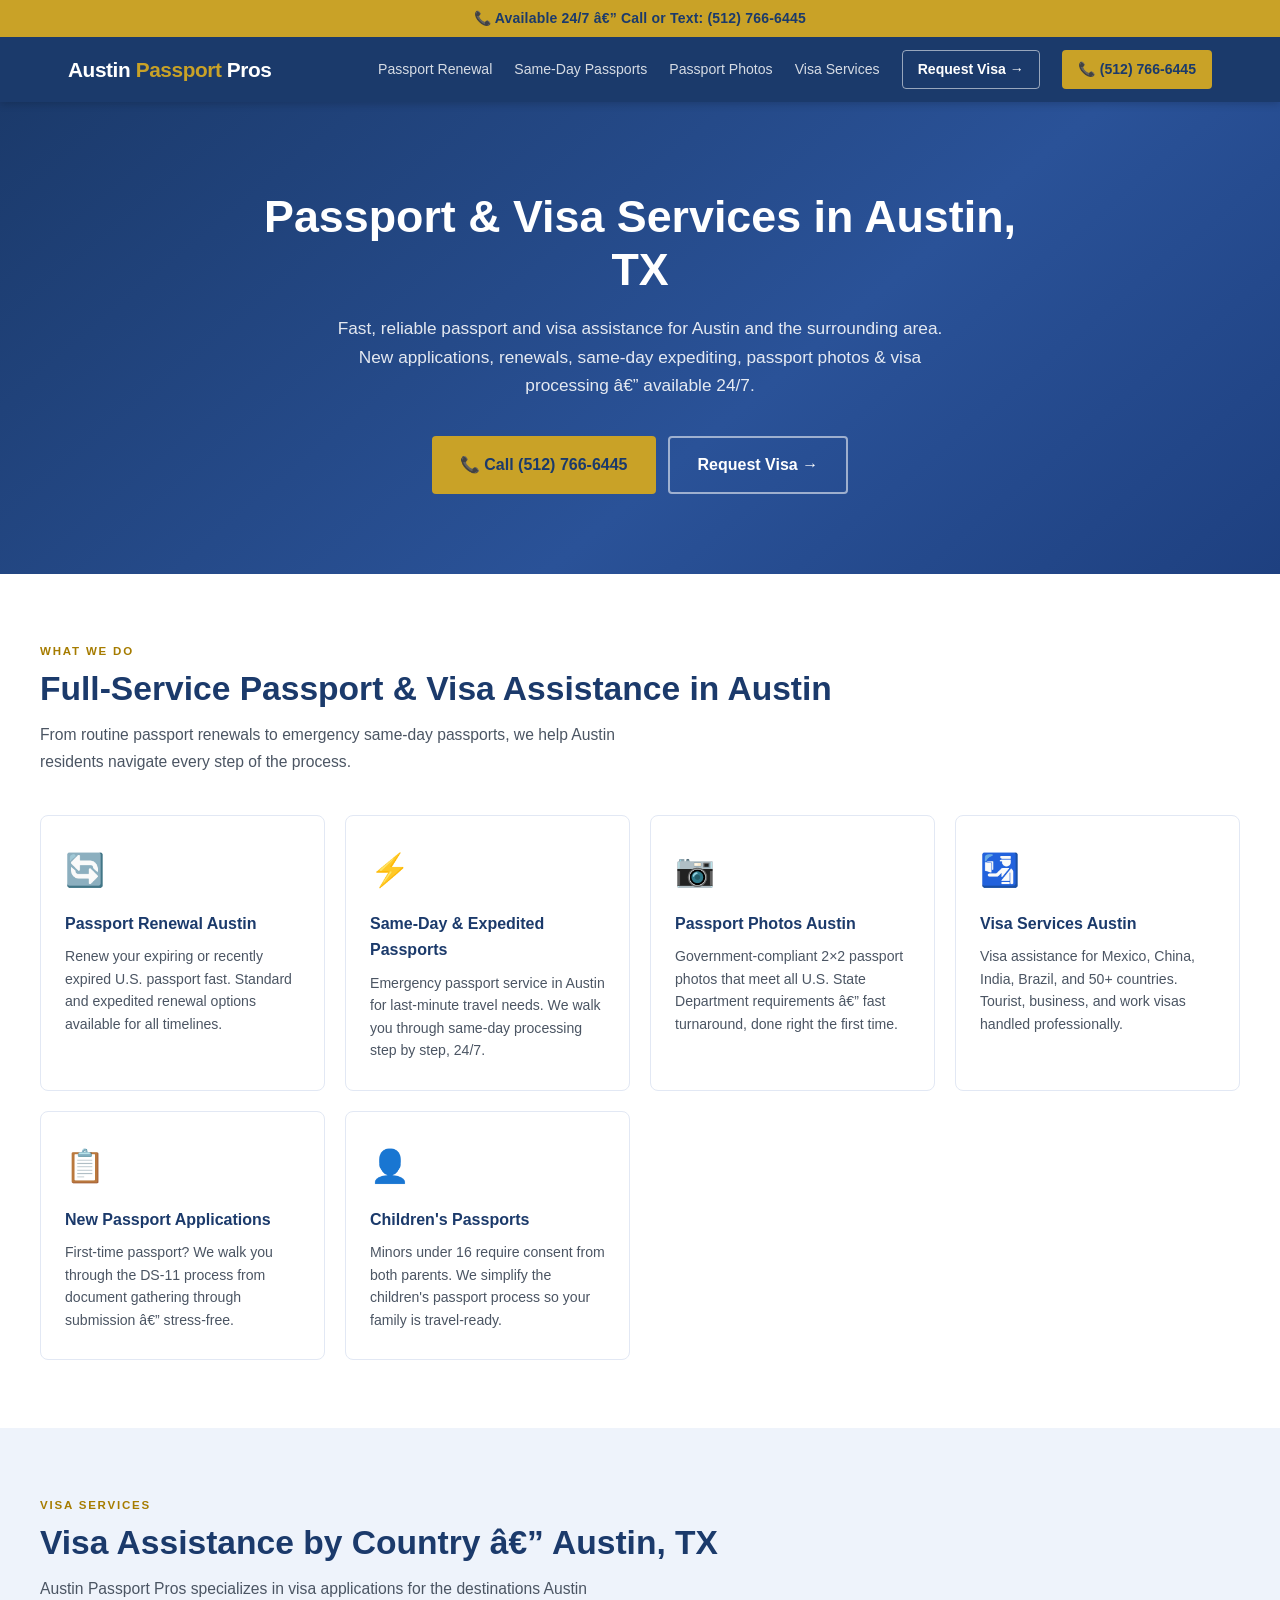
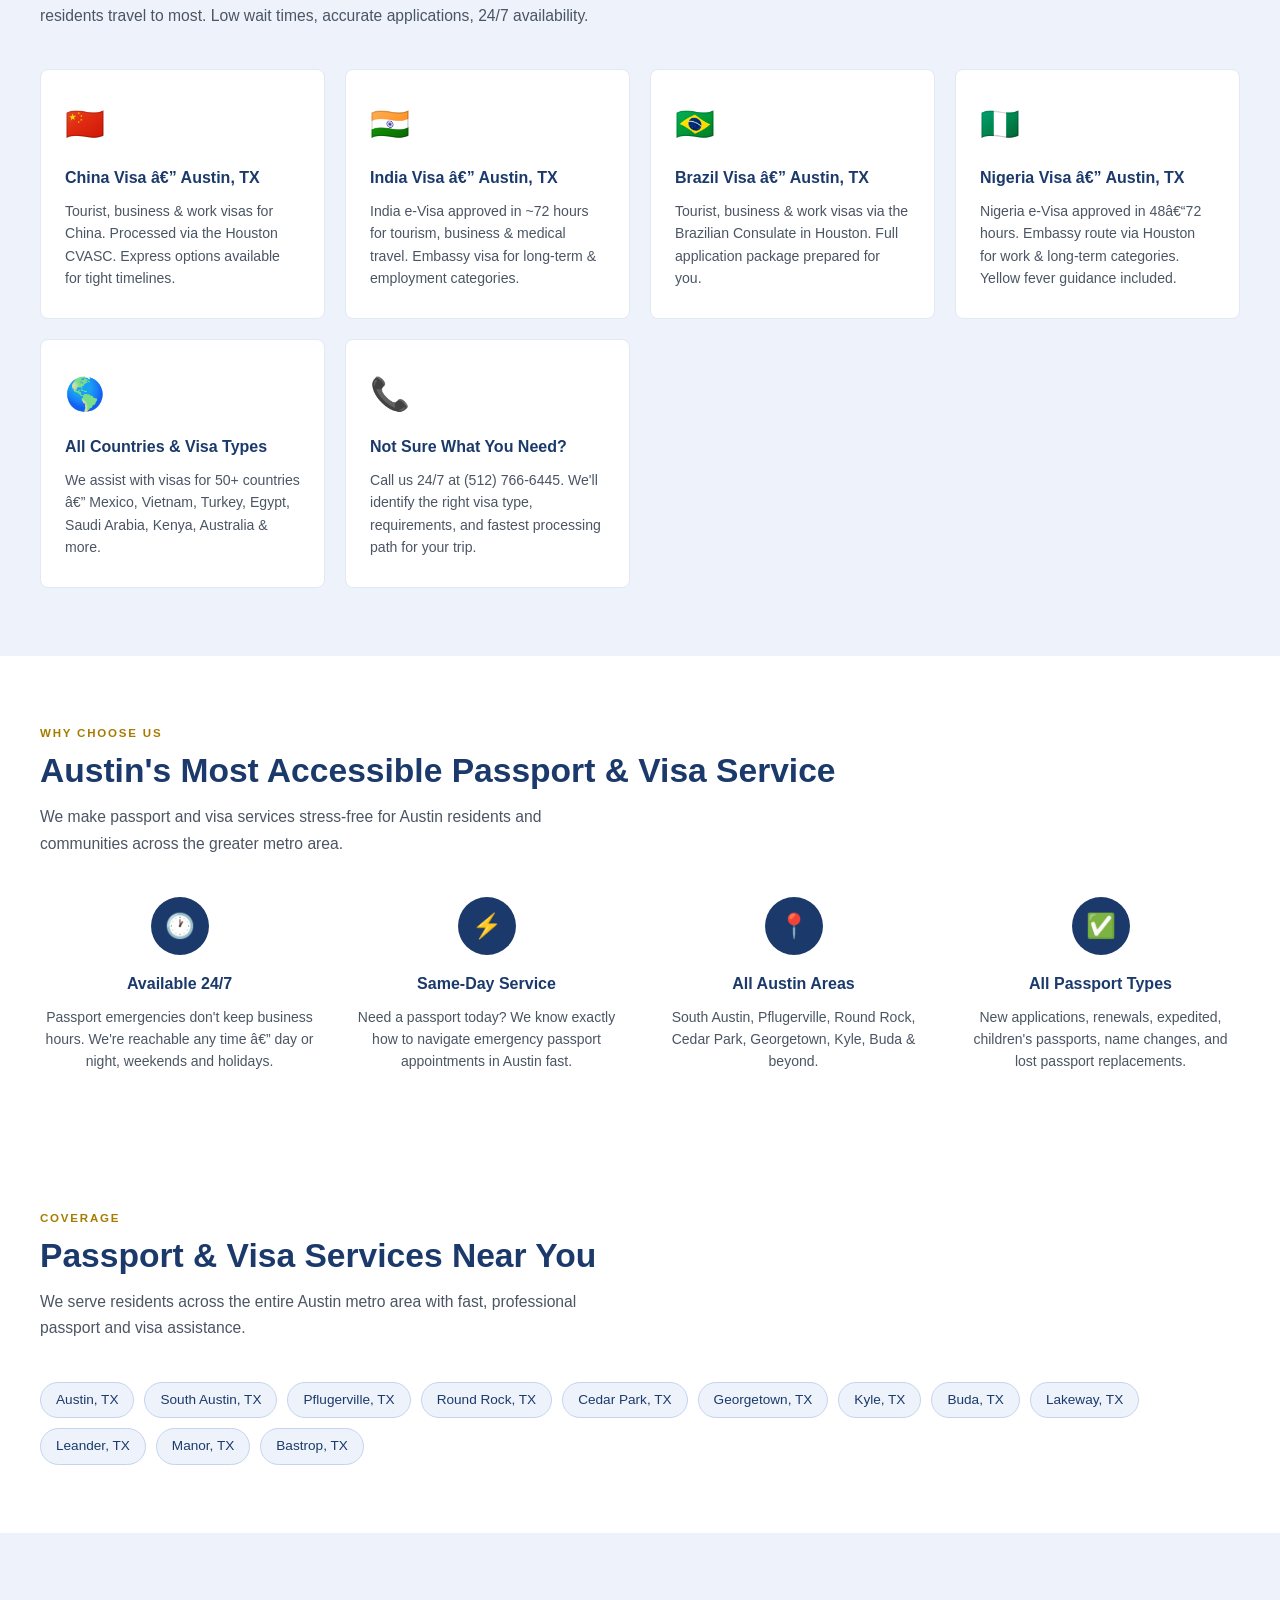
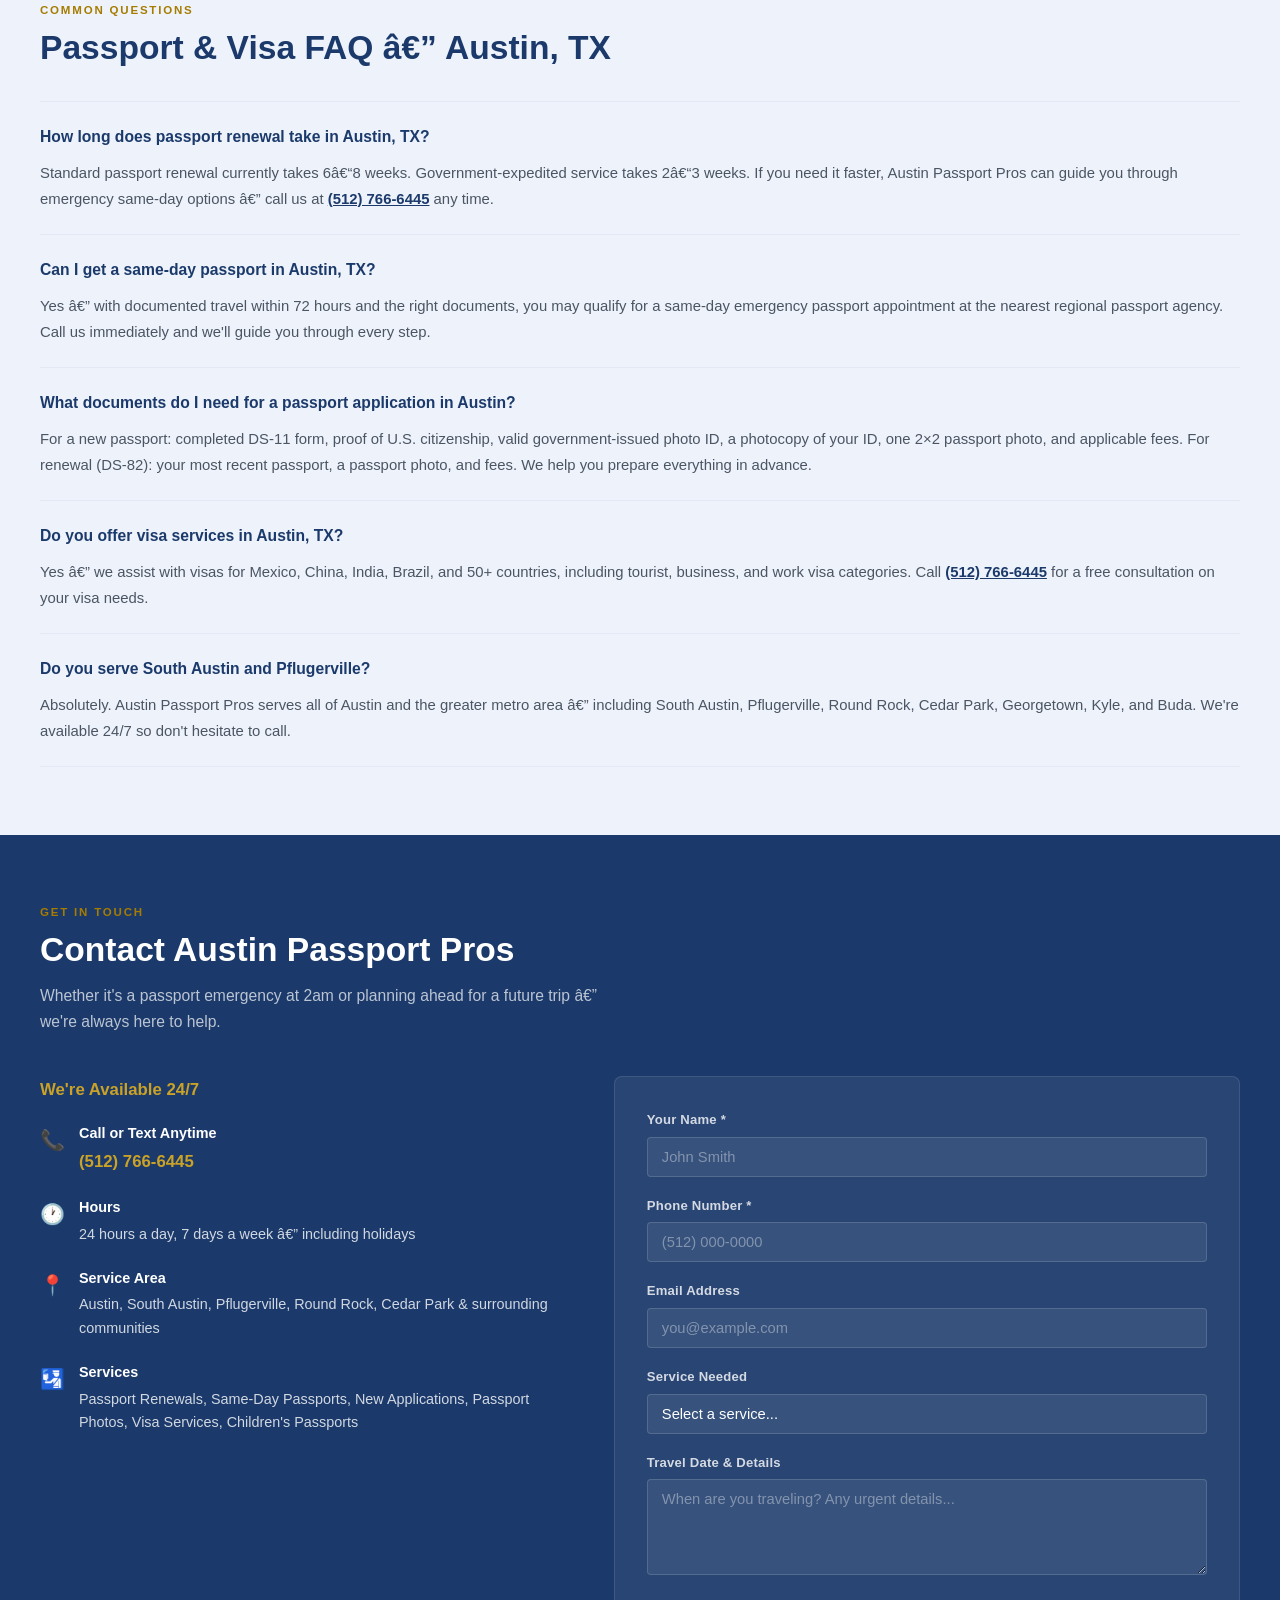
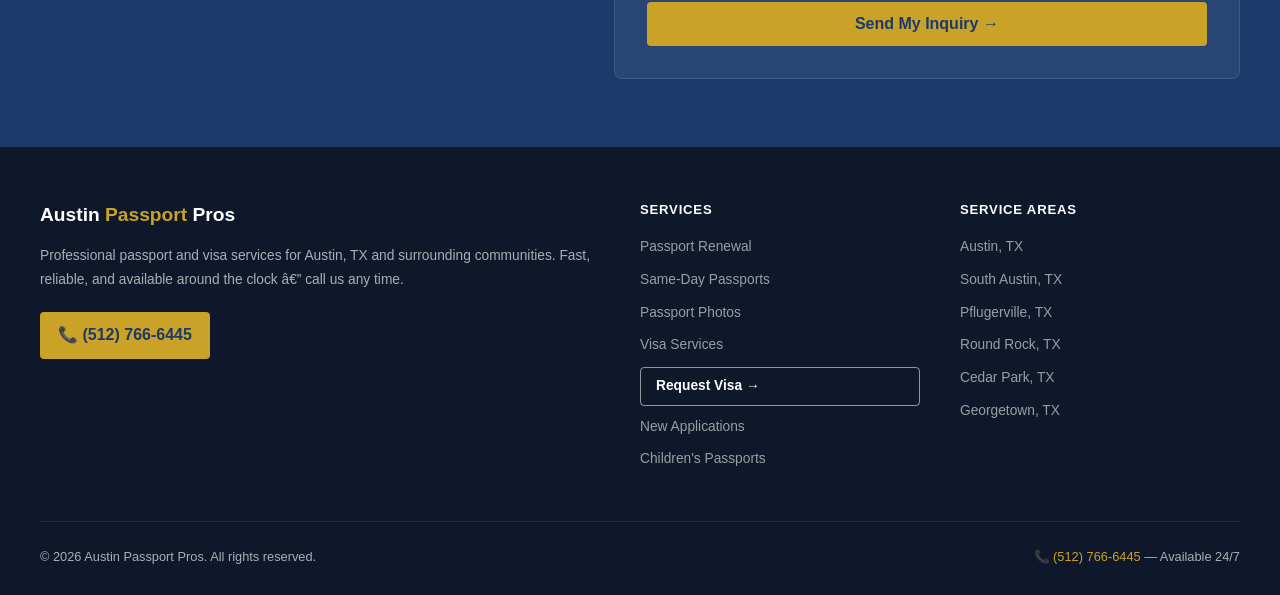
<file: index.html>
﻿<!DOCTYPE html>
<html lang="en">
<head>
  <meta charset="UTF-8">
  <meta name="viewport" content="width=device-width, initial-scale=1.0">
  <title>Passport &amp; Visa Services in Austin, TX | Austin Passport Pros</title>
  <meta name="description" content="Austin Passport Pros offers fast passport &amp; visa services in Austin, TX â€” available 24/7. Passport renewals, same-day expedited passports, new applications, passport photos &amp; visa assistance. Call (512) 766-6445.">
  <meta name="robots" content="index, follow">
  <link rel="canonical" href="https://www.austinpassportpros.com/">
  <meta property="og:title" content="Passport &amp; Visa Services in Austin, TX | Austin Passport Pros">
  <meta property="og:description" content="Fast passport &amp; visa services in Austin, TX â€” available 24/7. Call (512) 766-6445.">
  <meta property="og:url" content="https://www.austinpassportpros.com/">
  <meta property="og:type" content="website">
  <meta property="og:locale" content="en_US">
  <meta name="twitter:card" content="summary">
  <meta name="twitter:title" content="Passport &amp; Visa Services in Austin, TX | Austin Passport Pros">
  <meta name="twitter:description" content="Fast passport &amp; visa services in Austin, TX â€” available 24/7. Call (512) 766-6445.">
  <link rel="stylesheet" href="styles.css">
  <script type="application/ld+json">
  {
    "@context": "https://schema.org",
    "@type": "ProfessionalService",
    "name": "Austin Passport Pros",
    "telephone": "+15127666445",
    "url": "https://www.austinpassportpros.com",
    "description": "Professional passport and visa services in Austin, TX. Passport renewals, same-day expedited passports, new applications, passport photos, and visa assistance. Available 24/7.",
    "openingHours": "Mo-Su 00:00-24:00",
    "priceRange": "$$",
    "areaServed": [
      {"@type": "City", "name": "Austin", "containedInPlace": {"@type": "State", "name": "Texas"}},
      {"@type": "City", "name": "South Austin", "containedInPlace": {"@type": "State", "name": "Texas"}},
      {"@type": "City", "name": "Pflugerville", "containedInPlace": {"@type": "State", "name": "Texas"}},
      {"@type": "City", "name": "Round Rock", "containedInPlace": {"@type": "State", "name": "Texas"}},
      {"@type": "City", "name": "Cedar Park", "containedInPlace": {"@type": "State", "name": "Texas"}},
      {"@type": "City", "name": "Georgetown", "containedInPlace": {"@type": "State", "name": "Texas"}},
      {"@type": "City", "name": "Kyle", "containedInPlace": {"@type": "State", "name": "Texas"}},
      {"@type": "City", "name": "Buda", "containedInPlace": {"@type": "State", "name": "Texas"}}
    ],
    "hasOfferCatalog": {
      "@type": "OfferCatalog",
      "name": "Passport &amp; Visa Services",
      "itemListElement": [
        {"@type": "Offer", "itemOffered": {"@type": "Service", "name": "Passport Renewal Austin TX"}},
        {"@type": "Offer", "itemOffered": {"@type": "Service", "name": "Same Day Passport Austin TX"}},
        {"@type": "Offer", "itemOffered": {"@type": "Service", "name": "New Passport Application Austin TX"}},
        {"@type": "Offer", "itemOffered": {"@type": "Service", "name": "Passport Photos Austin TX"}},
        {"@type": "Offer", "itemOffered": {"@type": "Service", "name": "Visa Services Austin TX"}}
      ]
    }
  }
  </script>
  <script type="application/ld+json">
  {
    "@context": "https://schema.org",
    "@type": "FAQPage",
    "mainEntity": [
      {
        "@type": "Question",
        "name": "How long does passport renewal take in Austin, TX?",
        "acceptedAnswer": {
          "@type": "Answer",
          "text": "Standard passport renewal in Austin currently takes 6â€“8 weeks. Government-expedited service takes 2â€“3 weeks. If you need your passport faster, Austin Passport Pros can guide you through same-day and emergency passport options â€” call (512) 766-6445 any time."
        }
      },
      {
        "@type": "Question",
        "name": "Can I get a same-day passport in Austin, TX?",
        "acceptedAnswer": {
          "@type": "Answer",
          "text": "Yes. Same-day passport service is available in Austin for travelers with documented urgent travel within 72 hours. Austin Passport Pros guides you through the emergency appointment process at the nearest regional passport agency. Call (512) 766-6445 for immediate assistance."
        }
      },
      {
        "@type": "Question",
        "name": "What documents do I need to apply for a passport in Austin?",
        "acceptedAnswer": {
          "@type": "Answer",
          "text": "For a new U.S. passport you need: completed DS-11 form, proof of U.S. citizenship (birth certificate or naturalization certificate), government-issued photo ID, a photocopy of your ID, one 2x2 passport photo, and applicable fees. For renewal, use form DS-82 and submit your most recent passport. Call us and we will walk you through the full checklist."
        }
      },
      {
        "@type": "Question",
        "name": "Do you offer visa services in Austin, TX?",
        "acceptedAnswer": {
          "@type": "Answer",
          "text": "Yes. Austin Passport Pros provides visa assistance for destinations including Mexico, China, India, Brazil, and 50+ countries. We help with tourist visas, business visas, work visas, and more. Call (512) 766-6445 for a free consultation."
        }
      },
      {
        "@type": "Question",
        "name": "Do you serve South Austin and Pflugerville?",
        "acceptedAnswer": {
          "@type": "Answer",
          "text": "Yes â€” Austin Passport Pros serves all of Austin and the surrounding metro area, including South Austin, Pflugerville, Round Rock, Cedar Park, Georgetown, Kyle, Buda, and more. We are available 24/7 so call any time at (512) 766-6445."
        }
      }
    ]
  }
  </script>
</head>
<body>

<header>
  <div class="header-bar">
    <a href="tel:+15127666445">&#128222; Available 24/7 â€” Call or Text: (512) 766-6445</a>
  </div>
  <div class="header-main">
    <a href="/" class="logo">Austin <span>Passport</span> Pros</a>
    <button class="hamburger" id="hamburger" aria-label="Toggle navigation">
      <span></span><span></span><span></span>
    </button>
    <nav id="nav">
      <a href="/passport-renewal-austin">Passport Renewal</a>
      <a href="/same-day-passport-austin.html">Same-Day Passports</a>
      <a href="/passport-photos-austin.html">Passport Photos</a>
      <a href="/visa-services-austin.html">Visa Services</a>
      <a href="/visa-request.html" class="nav-outline">Request Visa &#8594;</a>
      <a href="tel:+15127666445" class="nav-cta">&#128222; (512) 766-6445</a>
    </nav>
  </div>
</header>

<main>

  <!-- HERO -->
  <section class="hero">
    <h1>Passport &amp; Visa Services in Austin, TX</h1>
    <p>Fast, reliable passport and visa assistance for Austin and the surrounding area. New applications, renewals, same-day expediting, passport photos &amp; visa processing â€” available 24/7.</p>
    <div class="btn-group">
      <a href="tel:+15127666445" class="btn-primary">&#128222; Call (512) 766-6445</a>
      <a href="/visa-request.html" class="btn-secondary">Request Visa &#8594;</a>
    </div>
  </section>

  <!-- SERVICES -->
  <section>
    <div class="container">
      <p class="section-label">What We Do</p>
      <h2 class="section-title">Full-Service Passport &amp; Visa Assistance in Austin</h2>
      <p class="section-sub">From routine passport renewals to emergency same-day passports, we help Austin residents navigate every step of the process.</p>
      <div class="services-grid">
        <a href="/passport-renewal-austin" class="service-card">
          <span class="service-icon">&#128260;</span>
          <h3>Passport Renewal Austin</h3>
          <p>Renew your expiring or recently expired U.S. passport fast. Standard and expedited renewal options available for all timelines.</p>
        </a>
        <a href="/same-day-passport-austin.html" class="service-card">
          <span class="service-icon">&#9889;</span>
          <h3>Same-Day &amp; Expedited Passports</h3>
          <p>Emergency passport service in Austin for last-minute travel needs. We walk you through same-day processing step by step, 24/7.</p>
        </a>
        <a href="/passport-photos-austin.html" class="service-card">
          <span class="service-icon">&#128247;</span>
          <h3>Passport Photos Austin</h3>
          <p>Government-compliant 2&#215;2 passport photos that meet all U.S. State Department requirements â€” fast turnaround, done right the first time.</p>
        </a>
        <a href="/visa-services-austin.html" class="service-card">
          <span class="service-icon">&#128706;</span>
          <h3>Visa Services Austin</h3>
          <p>Visa assistance for Mexico, China, India, Brazil, and 50+ countries. Tourist, business, and work visas handled professionally.</p>
        </a>
        <a href="#contact" class="service-card">
          <span class="service-icon">&#128203;</span>
          <h3>New Passport Applications</h3>
          <p>First-time passport? We walk you through the DS-11 process from document gathering through submission â€” stress-free.</p>
        </a>
        <a href="#contact" class="service-card">
          <span class="service-icon">&#128100;</span>
          <h3>Children's Passports</h3>
          <p>Minors under 16 require consent from both parents. We simplify the children's passport process so your family is travel-ready.</p>
        </a>
      </div>
    </div>
  </section>

  <!-- VISA BY COUNTRY -->
  <section class="bg-light">
    <div class="container">
      <p class="section-label">Visa Services</p>
      <h2 class="section-title">Visa Assistance by Country â€” Austin, TX</h2>
      <p class="section-sub">Austin Passport Pros specializes in visa applications for the destinations Austin residents travel to most. Low wait times, accurate applications, 24/7 availability.</p>
      <div class="services-grid">
        <a href="/china-visa-austin.html" class="service-card">
          <span class="service-icon">&#127464;&#127475;</span>
          <h3>China Visa â€” Austin, TX</h3>
          <p>Tourist, business &amp; work visas for China. Processed via the Houston CVASC. Express options available for tight timelines.</p>
        </a>
        <a href="/india-visa-austin.html" class="service-card">
          <span class="service-icon">&#127470;&#127475;</span>
          <h3>India Visa â€” Austin, TX</h3>
          <p>India e-Visa approved in ~72 hours for tourism, business &amp; medical travel. Embassy visa for long-term &amp; employment categories.</p>
        </a>
        <a href="/brazil-visa-austin.html" class="service-card">
          <span class="service-icon">&#127463;&#127479;</span>
          <h3>Brazil Visa â€” Austin, TX</h3>
          <p>Tourist, business &amp; work visas via the Brazilian Consulate in Houston. Full application package prepared for you.</p>
        </a>
        <a href="/nigeria-visa-austin.html" class="service-card">
          <span class="service-icon">&#127475;&#127468;</span>
          <h3>Nigeria Visa â€” Austin, TX</h3>
          <p>Nigeria e-Visa approved in 48â€“72 hours. Embassy route via Houston for work &amp; long-term categories. Yellow fever guidance included.</p>
        </a>
        <a href="/visa-services-austin.html" class="service-card">
          <span class="service-icon">&#127758;</span>
          <h3>All Countries &amp; Visa Types</h3>
          <p>We assist with visas for 50+ countries â€” Mexico, Vietnam, Turkey, Egypt, Saudi Arabia, Kenya, Australia &amp; more.</p>
        </a>
        <a href="tel:+15127666445" class="service-card">
          <span class="service-icon">&#128222;</span>
          <h3>Not Sure What You Need?</h3>
          <p>Call us 24/7 at (512) 766-6445. We'll identify the right visa type, requirements, and fastest processing path for your trip.</p>
        </a>
      </div>
    </div>
  </section>

  <!-- WHY US -->
  <section>
    <div class="container">
      <p class="section-label">Why Choose Us</p>
      <h2 class="section-title">Austin's Most Accessible Passport &amp; Visa Service</h2>
      <p class="section-sub">We make passport and visa services stress-free for Austin residents and communities across the greater metro area.</p>
      <div class="why-grid">
        <div class="why-item">
          <div class="why-icon">&#128336;</div>
          <h3>Available 24/7</h3>
          <p>Passport emergencies don't keep business hours. We're reachable any time â€” day or night, weekends and holidays.</p>
        </div>
        <div class="why-item">
          <div class="why-icon">&#9889;</div>
          <h3>Same-Day Service</h3>
          <p>Need a passport today? We know exactly how to navigate emergency passport appointments in Austin fast.</p>
        </div>
        <div class="why-item">
          <div class="why-icon">&#128205;</div>
          <h3>All Austin Areas</h3>
          <p>South Austin, Pflugerville, Round Rock, Cedar Park, Georgetown, Kyle, Buda &amp; beyond.</p>
        </div>
        <div class="why-item">
          <div class="why-icon">&#9989;</div>
          <h3>All Passport Types</h3>
          <p>New applications, renewals, expedited, children's passports, name changes, and lost passport replacements.</p>
        </div>
      </div>
    </div>
  </section>

  <!-- SERVICE AREAS -->
  <section>
    <div class="container">
      <p class="section-label">Coverage</p>
      <h2 class="section-title">Passport &amp; Visa Services Near You</h2>
      <p class="section-sub">We serve residents across the entire Austin metro area with fast, professional passport and visa assistance.</p>
      <div class="areas-list">
        <span class="area-tag">Austin, TX</span>
        <span class="area-tag">South Austin, TX</span>
        <span class="area-tag">Pflugerville, TX</span>
        <span class="area-tag">Round Rock, TX</span>
        <span class="area-tag">Cedar Park, TX</span>
        <span class="area-tag">Georgetown, TX</span>
        <span class="area-tag">Kyle, TX</span>
        <span class="area-tag">Buda, TX</span>
        <span class="area-tag">Lakeway, TX</span>
        <span class="area-tag">Leander, TX</span>
        <span class="area-tag">Manor, TX</span>
        <span class="area-tag">Bastrop, TX</span>
      </div>
    </div>
  </section>

  <!-- FAQ -->
  <section class="bg-light">
    <div class="container">
      <p class="section-label">Common Questions</p>
      <h2 class="section-title">Passport &amp; Visa FAQ â€” Austin, TX</h2>
      <div class="faq-list">
        <div class="faq-item">
          <p class="faq-q">How long does passport renewal take in Austin, TX?</p>
          <p class="faq-a">Standard passport renewal currently takes 6â€“8 weeks. Government-expedited service takes 2â€“3 weeks. If you need it faster, Austin Passport Pros can guide you through emergency same-day options â€” call us at <a href="tel:+15127666445" style="color:var(--navy);font-weight:700;">(512) 766-6445</a> any time.</p>
        </div>
        <div class="faq-item">
          <p class="faq-q">Can I get a same-day passport in Austin, TX?</p>
          <p class="faq-a">Yes â€” with documented travel within 72 hours and the right documents, you may qualify for a same-day emergency passport appointment at the nearest regional passport agency. Call us immediately and we'll guide you through every step.</p>
        </div>
        <div class="faq-item">
          <p class="faq-q">What documents do I need for a passport application in Austin?</p>
          <p class="faq-a">For a new passport: completed DS-11 form, proof of U.S. citizenship, valid government-issued photo ID, a photocopy of your ID, one 2&#215;2 passport photo, and applicable fees. For renewal (DS-82): your most recent passport, a passport photo, and fees. We help you prepare everything in advance.</p>
        </div>
        <div class="faq-item">
          <p class="faq-q">Do you offer visa services in Austin, TX?</p>
          <p class="faq-a">Yes â€” we assist with visas for Mexico, China, India, Brazil, and 50+ countries, including tourist, business, and work visa categories. Call <a href="tel:+15127666445" style="color:var(--navy);font-weight:700;">(512) 766-6445</a> for a free consultation on your visa needs.</p>
        </div>
        <div class="faq-item">
          <p class="faq-q">Do you serve South Austin and Pflugerville?</p>
          <p class="faq-a">Absolutely. Austin Passport Pros serves all of Austin and the greater metro area â€” including South Austin, Pflugerville, Round Rock, Cedar Park, Georgetown, Kyle, and Buda. We're available 24/7 so don't hesitate to call.</p>
        </div>
      </div>
    </div>
  </section>

  <!-- CONTACT -->
  <section class="contact" id="contact">
    <div class="container">
      <p class="section-label">Get In Touch</p>
      <h2 class="section-title">Contact Austin Passport Pros</h2>
      <p class="section-sub">Whether it's a passport emergency at 2am or planning ahead for a future trip â€” we're always here to help.</p>
      <div class="contact-grid">
        <div class="contact-info">
          <h3>We're Available 24/7</h3>
          <div class="contact-detail">
            <span class="icon">&#128222;</span>
            <div>
              <strong>Call or Text Anytime</strong>
              <a href="tel:+15127666445">(512) 766-6445</a>
            </div>
          </div>
          <div class="contact-detail">
            <span class="icon">&#128336;</span>
            <div>
              <strong>Hours</strong>
              <p>24 hours a day, 7 days a week â€” including holidays</p>
            </div>
          </div>
          <div class="contact-detail">
            <span class="icon">&#128205;</span>
            <div>
              <strong>Service Area</strong>
              <p>Austin, South Austin, Pflugerville, Round Rock, Cedar Park &amp; surrounding communities</p>
            </div>
          </div>
          <div class="contact-detail">
            <span class="icon">&#128706;</span>
            <div>
              <strong>Services</strong>
              <p>Passport Renewals, Same-Day Passports, New Applications, Passport Photos, Visa Services, Children's Passports</p>
            </div>
          </div>
        </div>
        <div>
          <!-- Sign up free at formspree.io â†’ get your form ID â†’ replace YOUR_FORM_ID below -->
          <form class="contact-form" action="https://formspree.io/f/YOUR_FORM_ID" method="POST">
            <div class="form-group">
              <label for="name">Your Name *</label>
              <input type="text" id="name" name="name" placeholder="John Smith" required>
            </div>
            <div class="form-group">
              <label for="phone">Phone Number *</label>
              <input type="tel" id="phone" name="phone" placeholder="(512) 000-0000" required>
            </div>
            <div class="form-group">
              <label for="email">Email Address</label>
              <input type="email" id="email" name="email" placeholder="you@example.com">
            </div>
            <div class="form-group">
              <label for="service">Service Needed</label>
              <select id="service" name="service">
                <option value="">Select a service...</option>
                <option>Passport Renewal</option>
                <option>Same-Day / Expedited Passport</option>
                <option>New Passport Application</option>
                <option>Passport Photos</option>
                <option>Visa Services</option>
                <option>Children's Passport</option>
                <option>Other</option>
              </select>
            </div>
            <div class="form-group">
              <label for="message">Travel Date &amp; Details</label>
              <textarea id="message" name="message" placeholder="When are you traveling? Any urgent details..."></textarea>
            </div>
            <button type="submit" class="btn-submit">Send My Inquiry &#8594;</button>
          </form>
        </div>
      </div>
    </div>
  </section>

</main>

<footer>
  <div class="footer-grid">
    <div class="footer-brand">
      <a href="/" class="footer-logo">Austin <span>Passport</span> Pros</a>
      <p>Professional passport and visa services for Austin, TX and surrounding communities. Fast, reliable, and available around the clock â€” call us any time.</p>
      <a href="tel:+15127666445" class="footer-phone">&#128222; (512) 766-6445</a>
    </div>
    <div class="footer-col">
      <h4>Services</h4>
      <a href="/passport-renewal-austin">Passport Renewal</a>
      <a href="/same-day-passport-austin.html">Same-Day Passports</a>
      <a href="/passport-photos-austin.html">Passport Photos</a>
      <a href="/visa-services-austin.html">Visa Services</a>
      <a href="/visa-request.html" class="nav-outline">Request Visa &#8594;</a>
      <a href="#contact">New Applications</a>
      <a href="#contact">Children's Passports</a>
    </div>
    <div class="footer-col">
      <h4>Service Areas</h4>
      <a href="/">Austin, TX</a>
      <a href="/">South Austin, TX</a>
      <a href="/">Pflugerville, TX</a>
      <a href="/">Round Rock, TX</a>
      <a href="/">Cedar Park, TX</a>
      <a href="/">Georgetown, TX</a>
    </div>
  </div>
  <div class="footer-bottom">
    <p>&copy; 2026 Austin Passport Pros. All rights reserved.</p>
    <p>&#128222; <a href="tel:+15127666445">(512) 766-6445</a> &mdash; Available 24/7</p>
  </div>
</footer>

<script>
  document.getElementById('hamburger').addEventListener('click', function() {
    document.getElementById('nav').classList.toggle('open');
  });
</script>
</body>
</html>
</file>
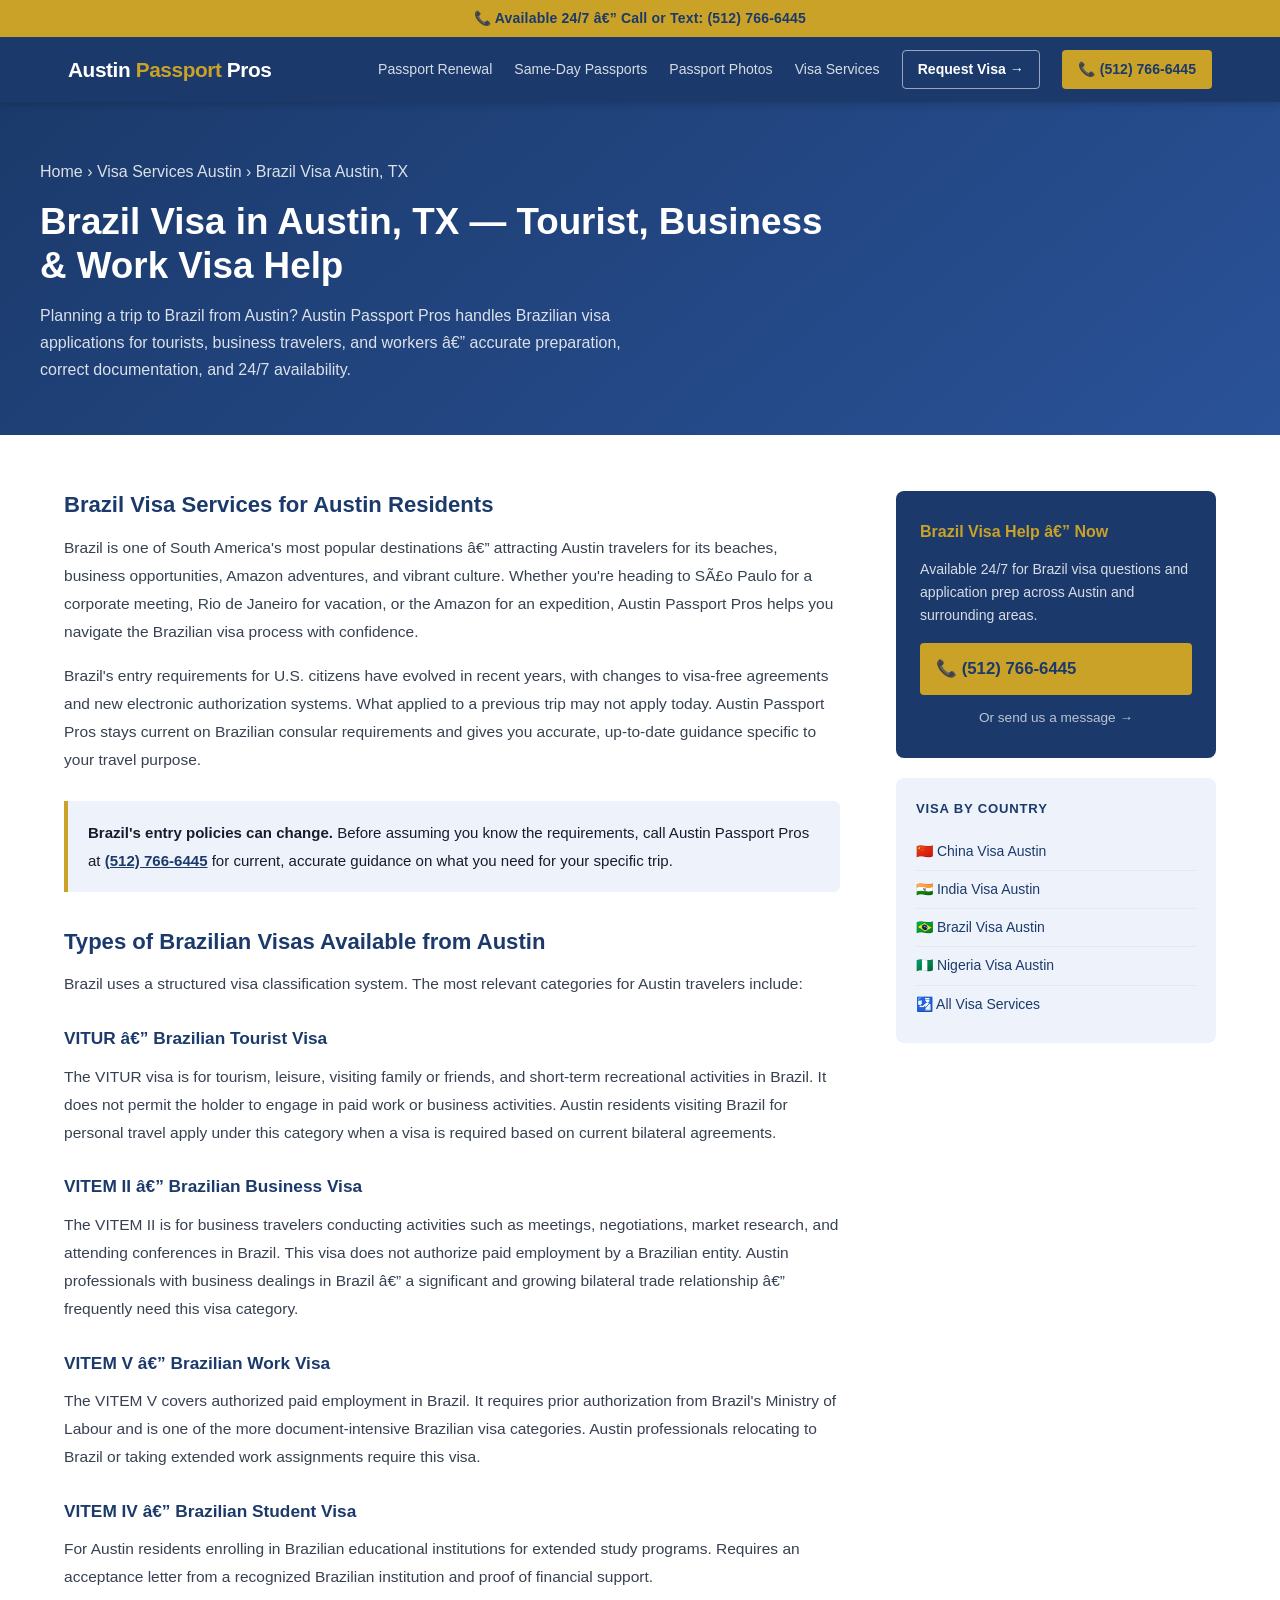
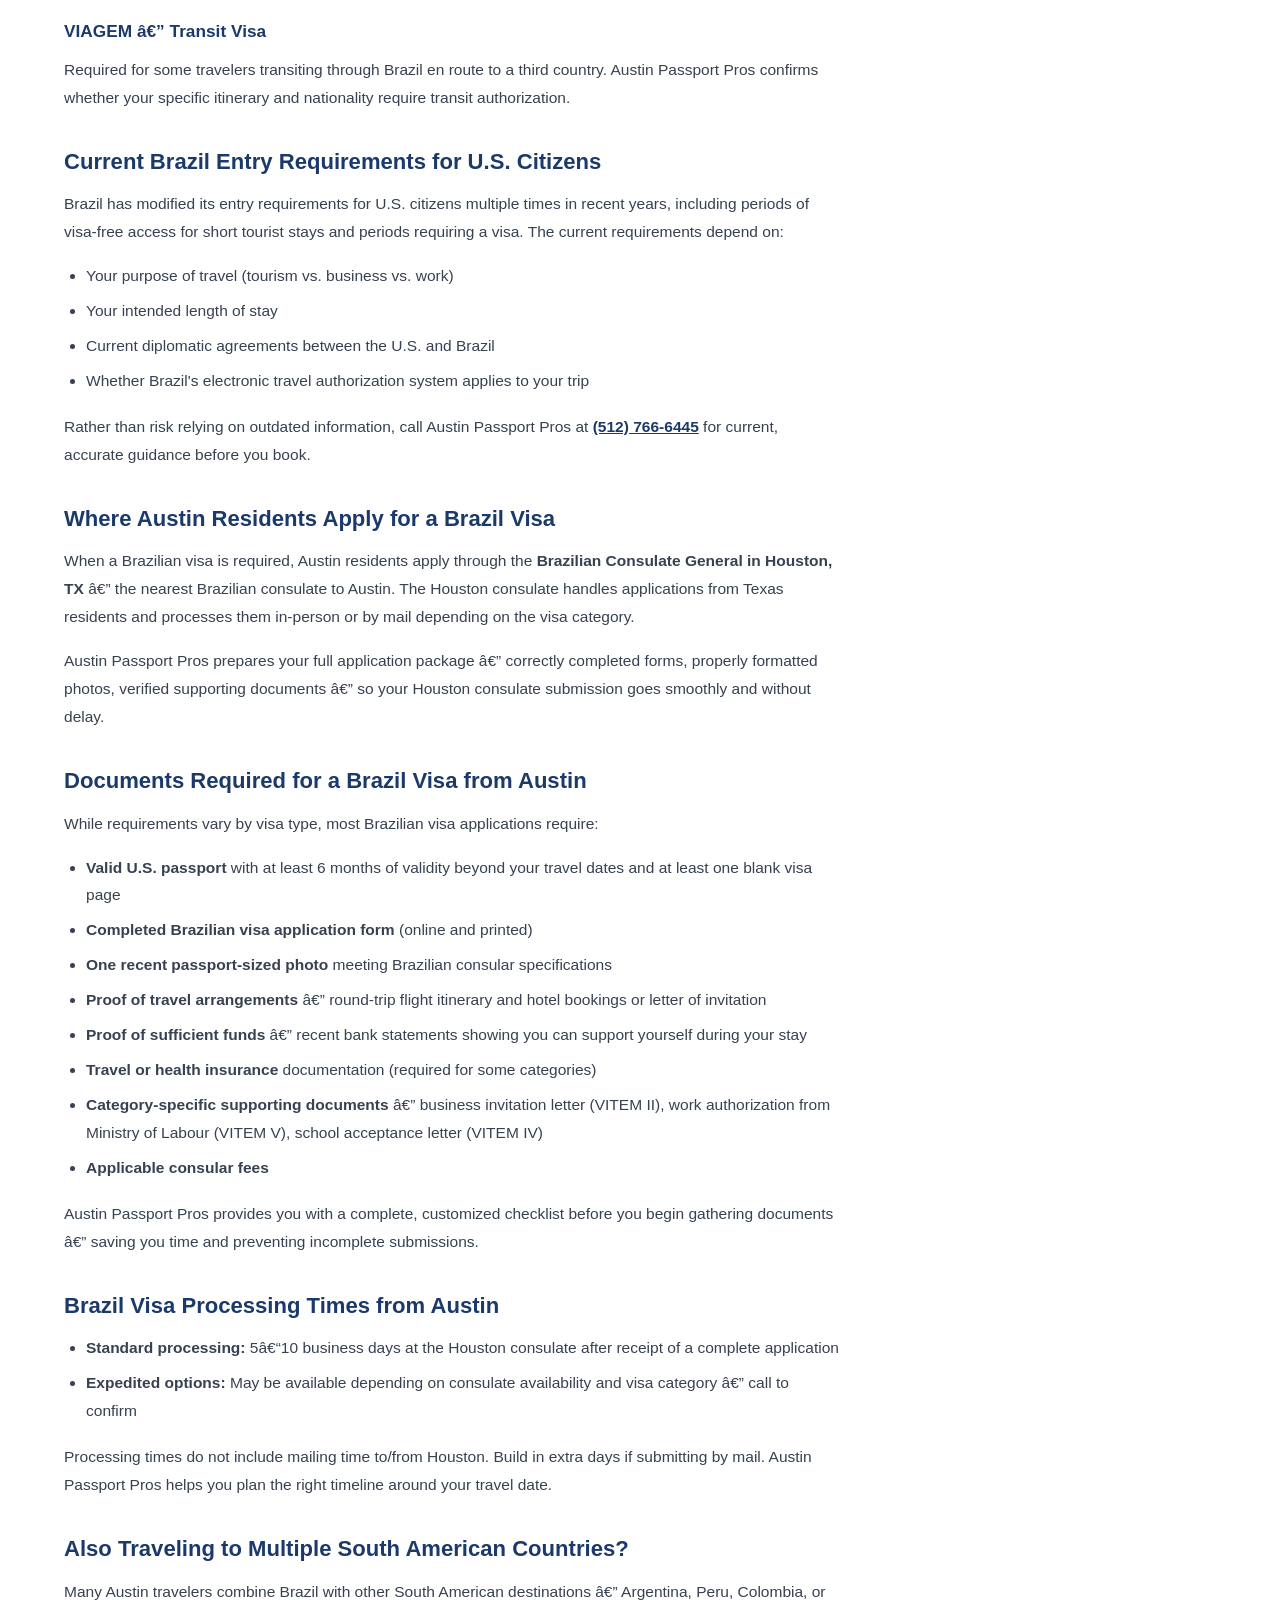
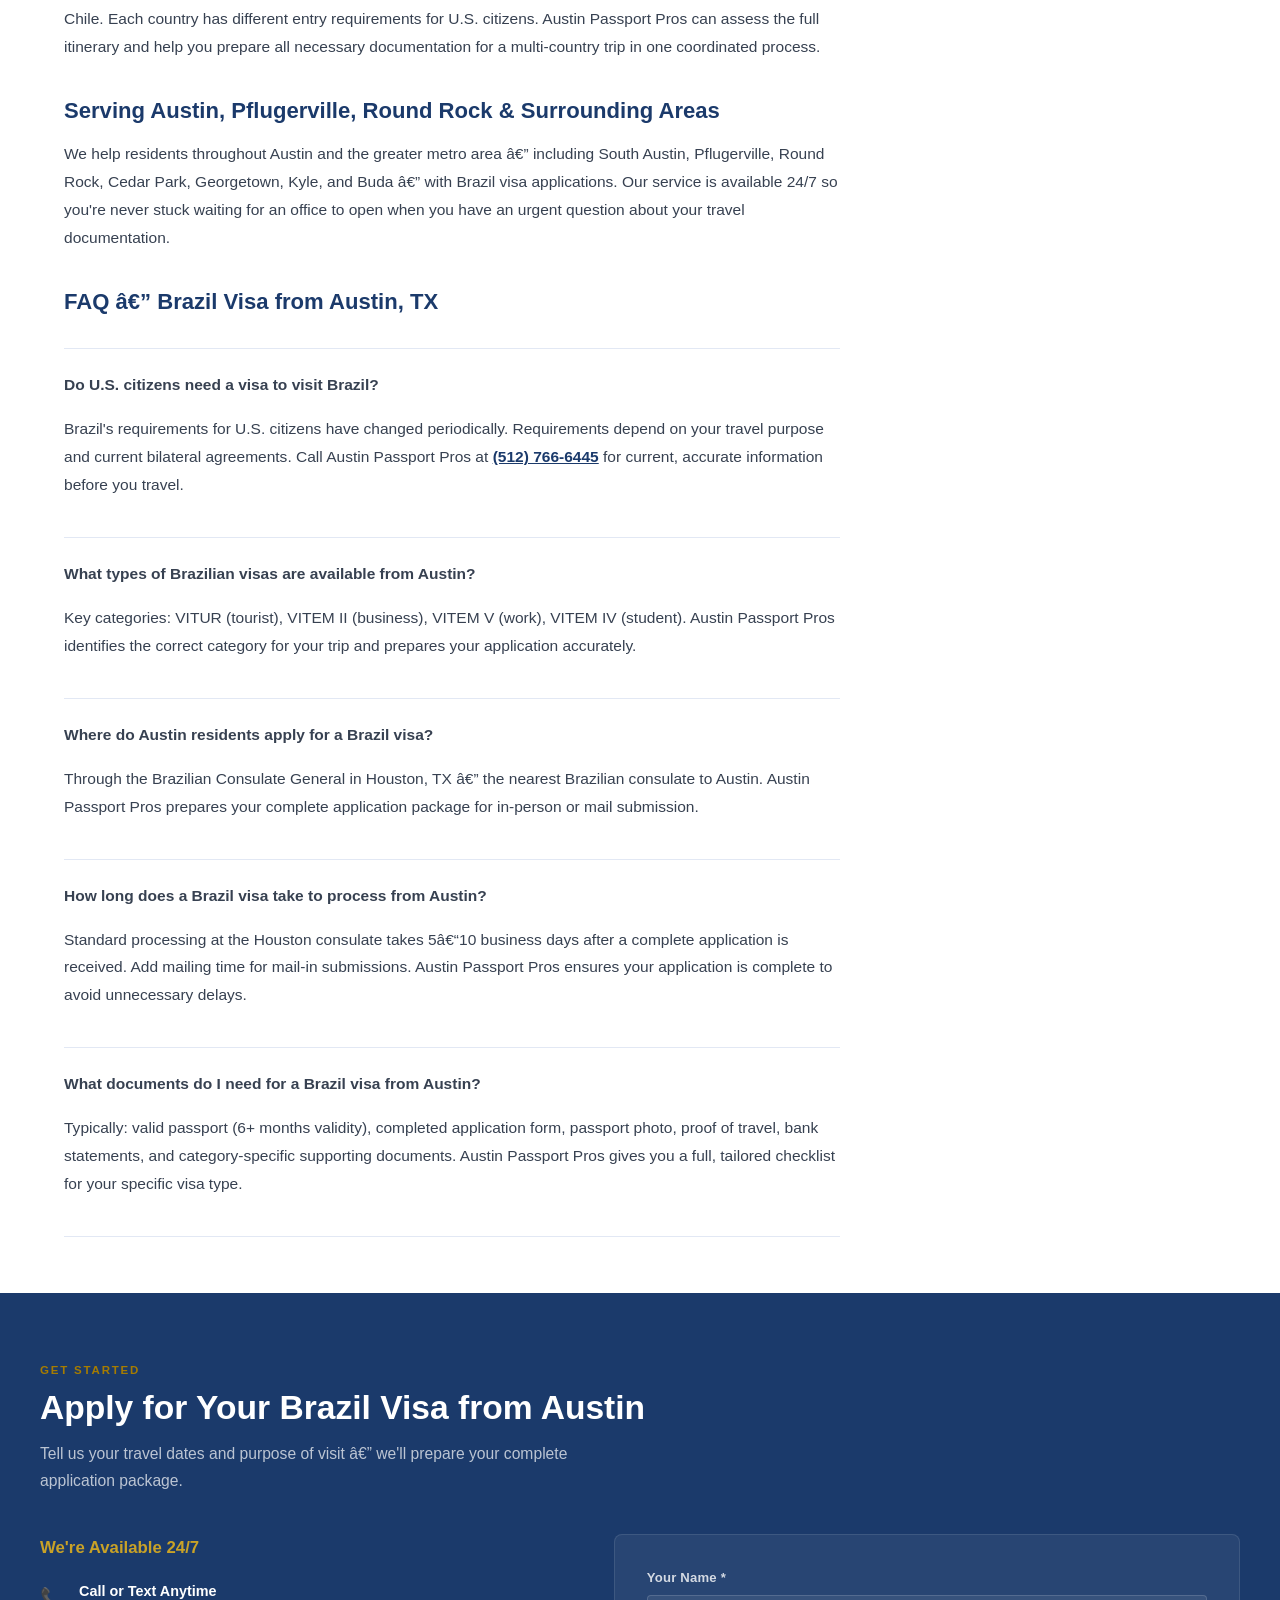
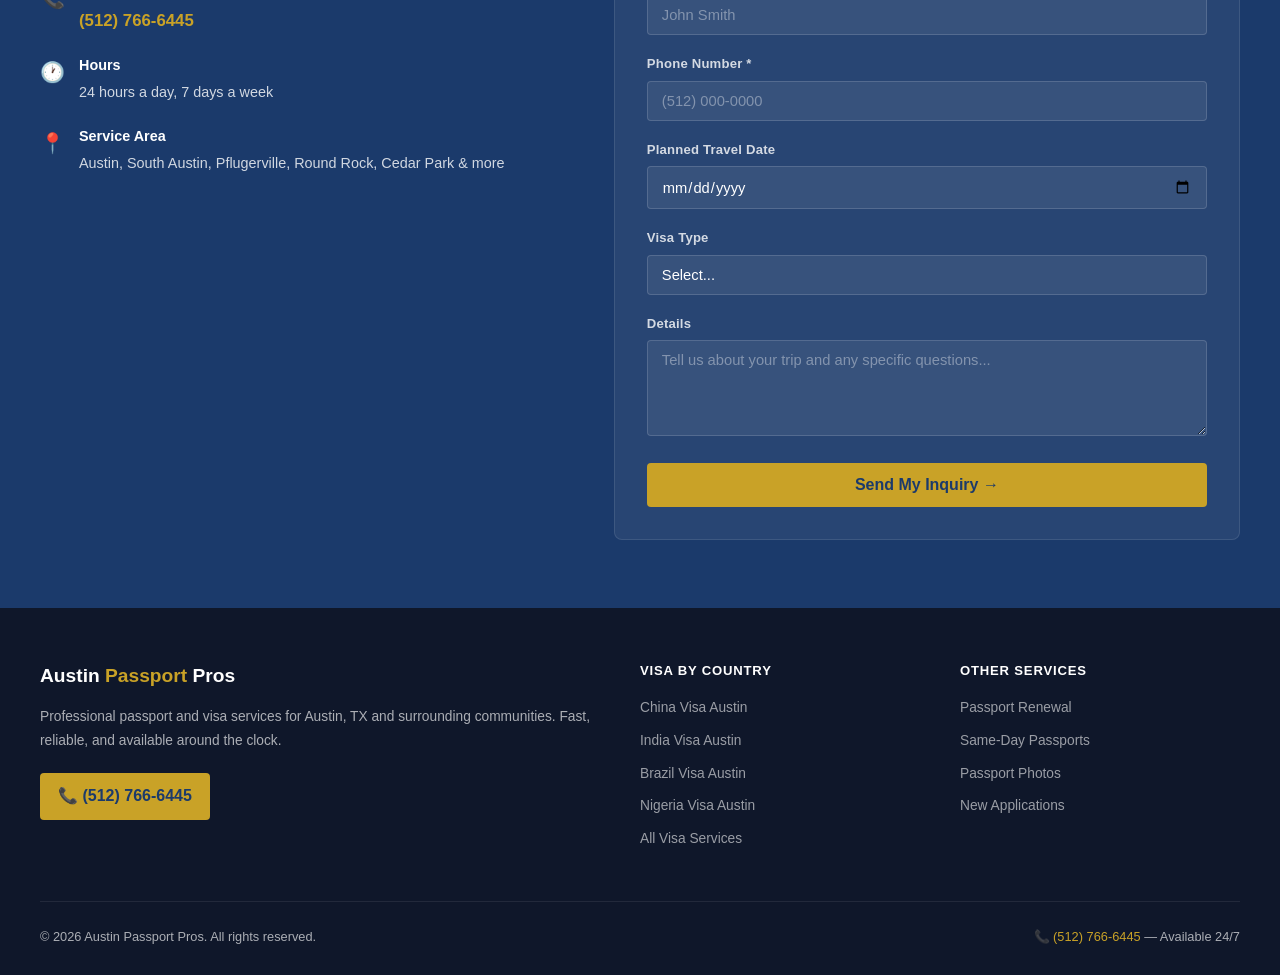
<file: brazil-visa-austin.html>
﻿<!DOCTYPE html>
<html lang="en">
<head>
  <meta charset="UTF-8">
  <meta name="viewport" content="width=device-width, initial-scale=1.0">
  <title>Brazil Visa in Austin, TX â€“ Application Help | Austin Passport Pros</title>
  <meta name="description" content="Need a Brazil visa in Austin, TX? Austin Passport Pros helps with Brazilian tourist, business &amp; work visa applications. Fast, accurate, available 24/7. Call (512) 766-6445.">
  <meta name="robots" content="index, follow">
  <link rel="canonical" href="https://www.austinpassportpros.com/brazil-visa-austin.html">
  <meta property="og:title" content="Brazil Visa in Austin, TX | Austin Passport Pros">
  <meta property="og:description" content="Brazil visa application help in Austin, TX. Tourist, business &amp; work visas. Call (512) 766-6445.">
  <meta property="og:url" content="https://www.austinpassportpros.com/brazil-visa-austin.html">
  <meta property="og:type" content="article">
  <meta name="twitter:card" content="summary">
  <link rel="stylesheet" href="styles.css">
  <script type="application/ld+json">
  {
    "@context": "https://schema.org",
    "@type": "ProfessionalService",
    "name": "Austin Passport Pros",
    "telephone": "+15127666445",
    "url": "https://www.austinpassportpros.com",
    "openingHours": "Mo-Su 00:00-24:00",
    "areaServed": [{"@type": "City", "name": "Austin", "containedInPlace": {"@type": "State", "name": "Texas"}}]
  }
  </script>
  <script type="application/ld+json">
  {
    "@context": "https://schema.org",
    "@type": "BreadcrumbList",
    "itemListElement": [
      {"@type": "ListItem", "position": 1, "name": "Home", "item": "https://www.austinpassportpros.com/"},
      {"@type": "ListItem", "position": 2, "name": "Visa Services Austin", "item": "https://www.austinpassportpros.com/visa-services-austin.html"},
      {"@type": "ListItem", "position": 3, "name": "Brazil Visa Austin", "item": "https://www.austinpassportpros.com/brazil-visa-austin.html"}
    ]
  }
  </script>
  <script type="application/ld+json">
  {
    "@context": "https://schema.org",
    "@type": "FAQPage",
    "mainEntity": [
      {
        "@type": "Question",
        "name": "Do U.S. citizens need a visa to visit Brazil?",
        "acceptedAnswer": {
          "@type": "Answer",
          "text": "Brazil's entry requirements for U.S. citizens have changed in recent years. Requirements depend on your purpose of travel and length of stay. Austin Passport Pros stays current on Brazil's policies â€” call (512) 766-6445 for up-to-date guidance before you travel."
        }
      },
      {
        "@type": "Question",
        "name": "What types of Brazilian visas are available from Austin?",
        "acceptedAnswer": {
          "@type": "Answer",
          "text": "Brazilian visa categories include: VITUR (tourist visa), VITEM II (business visa), VITEM V (work visa), VITEM IV (student visa), and others. Austin Passport Pros helps you identify the correct category for your travel purpose and prepares your application accurately."
        }
      },
      {
        "@type": "Question",
        "name": "Where do Austin residents apply for a Brazil visa?",
        "acceptedAnswer": {
          "@type": "Answer",
          "text": "Austin residents apply for Brazilian visas through the Brazilian Consulate General in Houston, TX â€” the nearest Brazilian consulate to Austin. Austin Passport Pros prepares your complete application package for submission to the Houston consulate."
        }
      },
      {
        "@type": "Question",
        "name": "How long does a Brazil visa take to process from Austin?",
        "acceptedAnswer": {
          "@type": "Answer",
          "text": "Brazilian visa processing through the Houston consulate typically takes 5â€“10 business days after a complete application is submitted. Rush and express options may be available. Austin Passport Pros ensures your application is complete to avoid processing delays."
        }
      },
      {
        "@type": "Question",
        "name": "What documents do I need for a Brazil visa from Austin?",
        "acceptedAnswer": {
          "@type": "Answer",
          "text": "Typical documents include: valid U.S. passport (6+ months validity), completed visa application form, passport photo, proof of travel arrangements, bank statements showing sufficient funds, and visa-type-specific documents. Austin Passport Pros provides you a complete checklist tailored to your specific visa category."
        }
      }
    ]
  }
  </script>
</head>
<body>

<header>
  <div class="header-bar">
    <a href="tel:+15127666445">&#128222; Available 24/7 â€” Call or Text: (512) 766-6445</a>
  </div>
  <div class="header-main">
    <a href="/" class="logo">Austin <span>Passport</span> Pros</a>
    <button class="hamburger" id="hamburger" aria-label="Toggle navigation">
      <span></span><span></span><span></span>
    </button>
    <nav id="nav">
      <a href="/passport-renewal-austin">Passport Renewal</a>
      <a href="/same-day-passport-austin.html">Same-Day Passports</a>
      <a href="/passport-photos-austin.html">Passport Photos</a>
      <a href="/visa-services-austin.html">Visa Services</a>
      <a href="/visa-request.html" class="nav-outline">Request Visa &#8594;</a>
      <a href="tel:+15127666445" class="nav-cta">&#128222; (512) 766-6445</a>
    </nav>
  </div>
</header>

<main>

  <div class="article-hero">
    <div class="container">
      <p class="breadcrumb"><a href="/">Home</a> &rsaquo; <a href="/visa-services-austin.html">Visa Services Austin</a> &rsaquo; Brazil Visa Austin, TX</p>
      <h1>Brazil Visa in Austin, TX &mdash; Tourist, Business &amp; Work Visa Help</h1>
      <p>Planning a trip to Brazil from Austin? Austin Passport Pros handles Brazilian visa applications for tourists, business travelers, and workers â€” accurate preparation, correct documentation, and 24/7 availability.</p>
    </div>
  </div>

  <div class="article-layout">
    <article class="article-body">

      <h2>Brazil Visa Services for Austin Residents</h2>
      <p>Brazil is one of South America's most popular destinations â€” attracting Austin travelers for its beaches, business opportunities, Amazon adventures, and vibrant culture. Whether you're heading to SÃ£o Paulo for a corporate meeting, Rio de Janeiro for vacation, or the Amazon for an expedition, Austin Passport Pros helps you navigate the Brazilian visa process with confidence.</p>
      <p>Brazil's entry requirements for U.S. citizens have evolved in recent years, with changes to visa-free agreements and new electronic authorization systems. What applied to a previous trip may not apply today. Austin Passport Pros stays current on Brazilian consular requirements and gives you accurate, up-to-date guidance specific to your travel purpose.</p>

      <div class="highlight-box">
        <p><strong>Brazil's entry policies can change.</strong> Before assuming you know the requirements, call Austin Passport Pros at <a href="tel:+15127666445" style="color:var(--navy);font-weight:700;">(512) 766-6445</a> for current, accurate guidance on what you need for your specific trip.</p>
      </div>

      <h2>Types of Brazilian Visas Available from Austin</h2>
      <p>Brazil uses a structured visa classification system. The most relevant categories for Austin travelers include:</p>

      <h3>VITUR â€” Brazilian Tourist Visa</h3>
      <p>The VITUR visa is for tourism, leisure, visiting family or friends, and short-term recreational activities in Brazil. It does not permit the holder to engage in paid work or business activities. Austin residents visiting Brazil for personal travel apply under this category when a visa is required based on current bilateral agreements.</p>

      <h3>VITEM II â€” Brazilian Business Visa</h3>
      <p>The VITEM II is for business travelers conducting activities such as meetings, negotiations, market research, and attending conferences in Brazil. This visa does not authorize paid employment by a Brazilian entity. Austin professionals with business dealings in Brazil â€” a significant and growing bilateral trade relationship â€” frequently need this visa category.</p>

      <h3>VITEM V â€” Brazilian Work Visa</h3>
      <p>The VITEM V covers authorized paid employment in Brazil. It requires prior authorization from Brazil's Ministry of Labour and is one of the more document-intensive Brazilian visa categories. Austin professionals relocating to Brazil or taking extended work assignments require this visa.</p>

      <h3>VITEM IV â€” Brazilian Student Visa</h3>
      <p>For Austin residents enrolling in Brazilian educational institutions for extended study programs. Requires an acceptance letter from a recognized Brazilian institution and proof of financial support.</p>

      <h3>VIAGEM â€” Transit Visa</h3>
      <p>Required for some travelers transiting through Brazil en route to a third country. Austin Passport Pros confirms whether your specific itinerary and nationality require transit authorization.</p>

      <h2>Current Brazil Entry Requirements for U.S. Citizens</h2>
      <p>Brazil has modified its entry requirements for U.S. citizens multiple times in recent years, including periods of visa-free access for short tourist stays and periods requiring a visa. The current requirements depend on:</p>
      <ul>
        <li>Your purpose of travel (tourism vs. business vs. work)</li>
        <li>Your intended length of stay</li>
        <li>Current diplomatic agreements between the U.S. and Brazil</li>
        <li>Whether Brazil's electronic travel authorization system applies to your trip</li>
      </ul>
      <p>Rather than risk relying on outdated information, call Austin Passport Pros at <a href="tel:+15127666445" style="color:var(--navy);font-weight:700;">(512) 766-6445</a> for current, accurate guidance before you book.</p>

      <h2>Where Austin Residents Apply for a Brazil Visa</h2>
      <p>When a Brazilian visa is required, Austin residents apply through the <strong>Brazilian Consulate General in Houston, TX</strong> â€” the nearest Brazilian consulate to Austin. The Houston consulate handles applications from Texas residents and processes them in-person or by mail depending on the visa category.</p>
      <p>Austin Passport Pros prepares your full application package â€” correctly completed forms, properly formatted photos, verified supporting documents â€” so your Houston consulate submission goes smoothly and without delay.</p>

      <h2>Documents Required for a Brazil Visa from Austin</h2>
      <p>While requirements vary by visa type, most Brazilian visa applications require:</p>
      <ul>
        <li><strong>Valid U.S. passport</strong> with at least 6 months of validity beyond your travel dates and at least one blank visa page</li>
        <li><strong>Completed Brazilian visa application form</strong> (online and printed)</li>
        <li><strong>One recent passport-sized photo</strong> meeting Brazilian consular specifications</li>
        <li><strong>Proof of travel arrangements</strong> â€” round-trip flight itinerary and hotel bookings or letter of invitation</li>
        <li><strong>Proof of sufficient funds</strong> â€” recent bank statements showing you can support yourself during your stay</li>
        <li><strong>Travel or health insurance</strong> documentation (required for some categories)</li>
        <li><strong>Category-specific supporting documents</strong> â€” business invitation letter (VITEM II), work authorization from Ministry of Labour (VITEM V), school acceptance letter (VITEM IV)</li>
        <li><strong>Applicable consular fees</strong></li>
      </ul>
      <p>Austin Passport Pros provides you with a complete, customized checklist before you begin gathering documents â€” saving you time and preventing incomplete submissions.</p>

      <h2>Brazil Visa Processing Times from Austin</h2>
      <ul>
        <li><strong>Standard processing:</strong> 5â€“10 business days at the Houston consulate after receipt of a complete application</li>
        <li><strong>Expedited options:</strong> May be available depending on consulate availability and visa category â€” call to confirm</li>
      </ul>
      <p>Processing times do not include mailing time to/from Houston. Build in extra days if submitting by mail. Austin Passport Pros helps you plan the right timeline around your travel date.</p>

      <h2>Also Traveling to Multiple South American Countries?</h2>
      <p>Many Austin travelers combine Brazil with other South American destinations â€” Argentina, Peru, Colombia, or Chile. Each country has different entry requirements for U.S. citizens. Austin Passport Pros can assess the full itinerary and help you prepare all necessary documentation for a multi-country trip in one coordinated process.</p>

      <h2>Serving Austin, Pflugerville, Round Rock &amp; Surrounding Areas</h2>
      <p>We help residents throughout Austin and the greater metro area â€” including South Austin, Pflugerville, Round Rock, Cedar Park, Georgetown, Kyle, and Buda â€” with Brazil visa applications. Our service is available 24/7 so you're never stuck waiting for an office to open when you have an urgent question about your travel documentation.</p>

      <h2>FAQ â€” Brazil Visa from Austin, TX</h2>
      <div class="faq-list">
        <div class="faq-item">
          <p class="faq-q">Do U.S. citizens need a visa to visit Brazil?</p>
          <p class="faq-a">Brazil's requirements for U.S. citizens have changed periodically. Requirements depend on your travel purpose and current bilateral agreements. Call Austin Passport Pros at <a href="tel:+15127666445" style="color:var(--navy);font-weight:700;">(512) 766-6445</a> for current, accurate information before you travel.</p>
        </div>
        <div class="faq-item">
          <p class="faq-q">What types of Brazilian visas are available from Austin?</p>
          <p class="faq-a">Key categories: VITUR (tourist), VITEM II (business), VITEM V (work), VITEM IV (student). Austin Passport Pros identifies the correct category for your trip and prepares your application accurately.</p>
        </div>
        <div class="faq-item">
          <p class="faq-q">Where do Austin residents apply for a Brazil visa?</p>
          <p class="faq-a">Through the Brazilian Consulate General in Houston, TX â€” the nearest Brazilian consulate to Austin. Austin Passport Pros prepares your complete application package for in-person or mail submission.</p>
        </div>
        <div class="faq-item">
          <p class="faq-q">How long does a Brazil visa take to process from Austin?</p>
          <p class="faq-a">Standard processing at the Houston consulate takes 5â€“10 business days after a complete application is received. Add mailing time for mail-in submissions. Austin Passport Pros ensures your application is complete to avoid unnecessary delays.</p>
        </div>
        <div class="faq-item">
          <p class="faq-q">What documents do I need for a Brazil visa from Austin?</p>
          <p class="faq-a">Typically: valid passport (6+ months validity), completed application form, passport photo, proof of travel, bank statements, and category-specific supporting documents. Austin Passport Pros gives you a full, tailored checklist for your specific visa type.</p>
        </div>
      </div>

    </article>

    <aside class="article-sidebar">
      <div class="sidebar-card">
        <h3>Brazil Visa Help â€” Now</h3>
        <p>Available 24/7 for Brazil visa questions and application prep across Austin and surrounding areas.</p>
        <a href="tel:+15127666445" class="sidebar-phone">&#128222; (512) 766-6445</a>
        <a href="/#contact" class="sidebar-contact">Or send us a message &rarr;</a>
      </div>
      <div class="sidebar-links">
        <h4>Visa by Country</h4>
        <a href="/china-visa-austin.html">&#127464;&#127475; China Visa Austin</a>
        <a href="/india-visa-austin.html">&#127470;&#127475; India Visa Austin</a>
        <a href="/brazil-visa-austin.html">&#127463;&#127479; Brazil Visa Austin</a>
        <a href="/nigeria-visa-austin.html">&#127475;&#127468; Nigeria Visa Austin</a>
        <a href="/visa-services-austin.html">&#128706; All Visa Services</a>
      </div>
    </aside>
  </div>

  <section class="contact" id="contact">
    <div class="container">
      <p class="section-label">Get Started</p>
      <h2 class="section-title">Apply for Your Brazil Visa from Austin</h2>
      <p class="section-sub">Tell us your travel dates and purpose of visit â€” we'll prepare your complete application package.</p>
      <div class="contact-grid">
        <div class="contact-info">
          <h3>We're Available 24/7</h3>
          <div class="contact-detail">
            <span class="icon">&#128222;</span>
            <div><strong>Call or Text Anytime</strong><a href="tel:+15127666445">(512) 766-6445</a></div>
          </div>
          <div class="contact-detail">
            <span class="icon">&#128336;</span>
            <div><strong>Hours</strong><p>24 hours a day, 7 days a week</p></div>
          </div>
          <div class="contact-detail">
            <span class="icon">&#128205;</span>
            <div><strong>Service Area</strong><p>Austin, South Austin, Pflugerville, Round Rock, Cedar Park &amp; more</p></div>
          </div>
        </div>
        <div>
          <form class="contact-form" action="https://formspree.io/f/YOUR_FORM_ID" method="POST">
            <input type="hidden" name="visa-country" value="Brazil">
            <div class="form-group">
              <label for="name">Your Name *</label>
              <input type="text" id="name" name="name" placeholder="John Smith" required>
            </div>
            <div class="form-group">
              <label for="phone">Phone Number *</label>
              <input type="tel" id="phone" name="phone" placeholder="(512) 000-0000" required>
            </div>
            <div class="form-group">
              <label for="travel-date">Planned Travel Date</label>
              <input type="date" id="travel-date" name="travel-date">
            </div>
            <div class="form-group">
              <label for="visa-type">Visa Type</label>
              <select id="visa-type" name="visa-type">
                <option value="">Select...</option>
                <option>VITUR â€” Tourist Visa</option>
                <option>VITEM II â€” Business Visa</option>
                <option>VITEM V â€” Work Visa</option>
                <option>VITEM IV â€” Student Visa</option>
                <option>Not Sure â€” Need Advice</option>
              </select>
            </div>
            <div class="form-group">
              <label for="message">Details</label>
              <textarea id="message" name="message" placeholder="Tell us about your trip and any specific questions..."></textarea>
            </div>
            <button type="submit" class="btn-submit">Send My Inquiry &#8594;</button>
          </form>
        </div>
      </div>
    </div>
  </section>

</main>

<footer>
  <div class="footer-grid">
    <div class="footer-brand">
      <a href="/" class="footer-logo">Austin <span>Passport</span> Pros</a>
      <p>Professional passport and visa services for Austin, TX and surrounding communities. Fast, reliable, and available around the clock.</p>
      <a href="tel:+15127666445" class="footer-phone">&#128222; (512) 766-6445</a>
    </div>
    <div class="footer-col">
      <h4>Visa by Country</h4>
      <a href="/china-visa-austin.html">China Visa Austin</a>
      <a href="/india-visa-austin.html">India Visa Austin</a>
      <a href="/brazil-visa-austin.html">Brazil Visa Austin</a>
      <a href="/nigeria-visa-austin.html">Nigeria Visa Austin</a>
      <a href="/visa-services-austin.html">All Visa Services</a>
    </div>
    <div class="footer-col">
      <h4>Other Services</h4>
      <a href="/passport-renewal-austin">Passport Renewal</a>
      <a href="/same-day-passport-austin.html">Same-Day Passports</a>
      <a href="/passport-photos-austin.html">Passport Photos</a>
      <a href="/#contact">New Applications</a>
    </div>
  </div>
  <div class="footer-bottom">
    <p>&copy; 2026 Austin Passport Pros. All rights reserved.</p>
    <p>&#128222; <a href="tel:+15127666445">(512) 766-6445</a> &mdash; Available 24/7</p>
  </div>
</footer>

<script>
  document.getElementById('hamburger').addEventListener('click', function() {
    document.getElementById('nav').classList.toggle('open');
  });
</script>
</body>
</html>
</file>
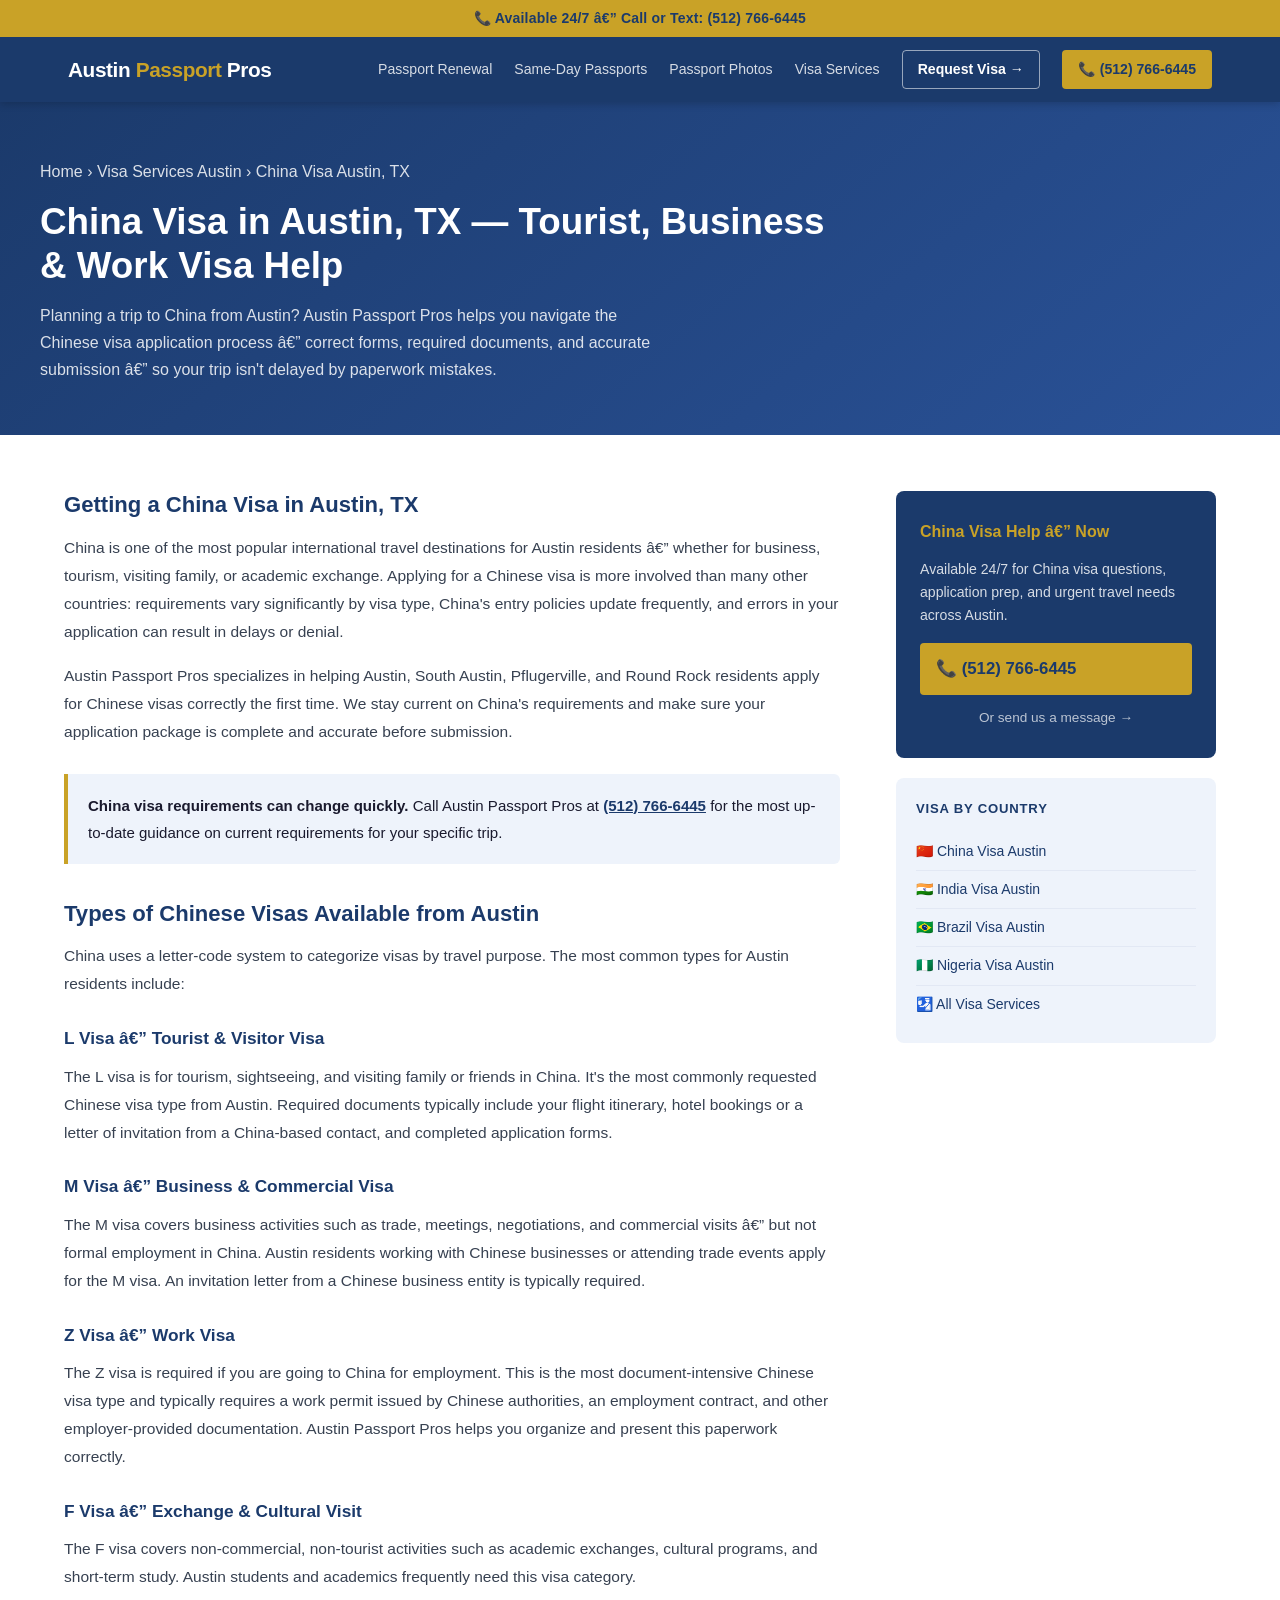
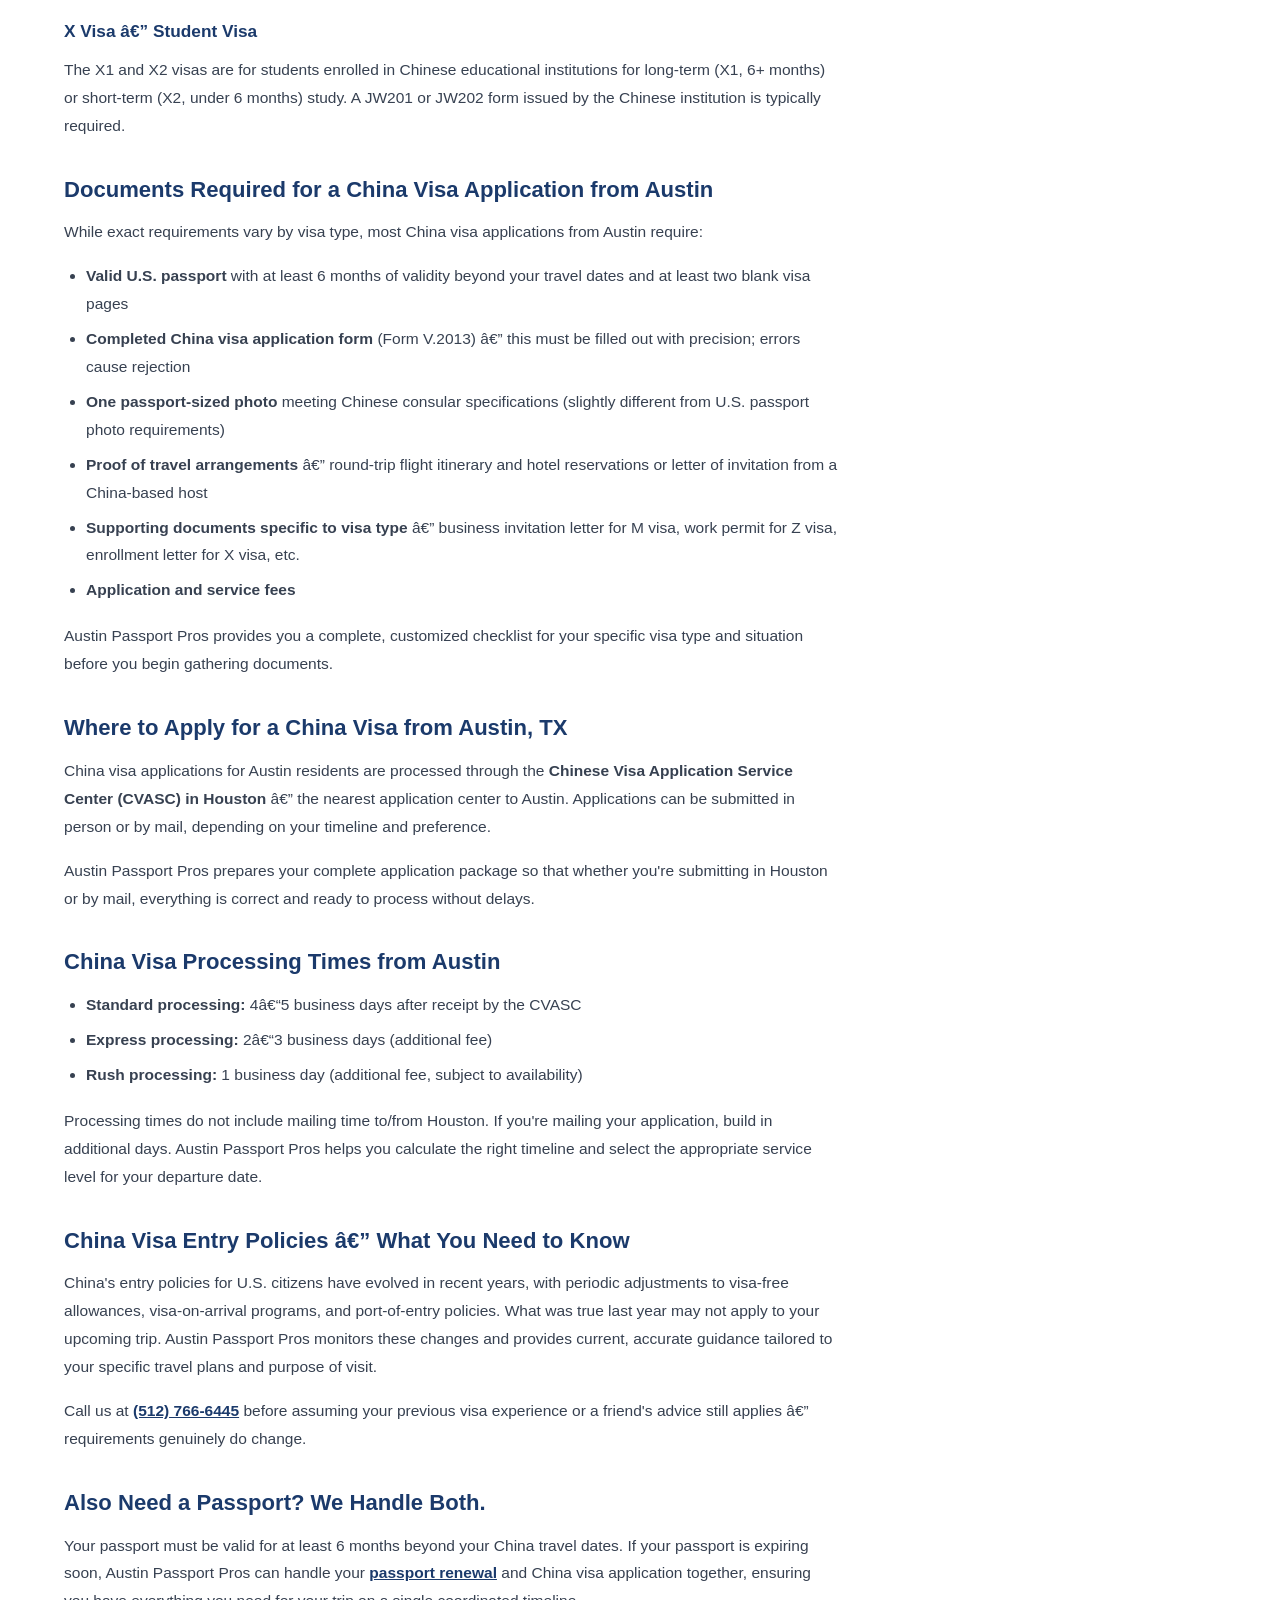
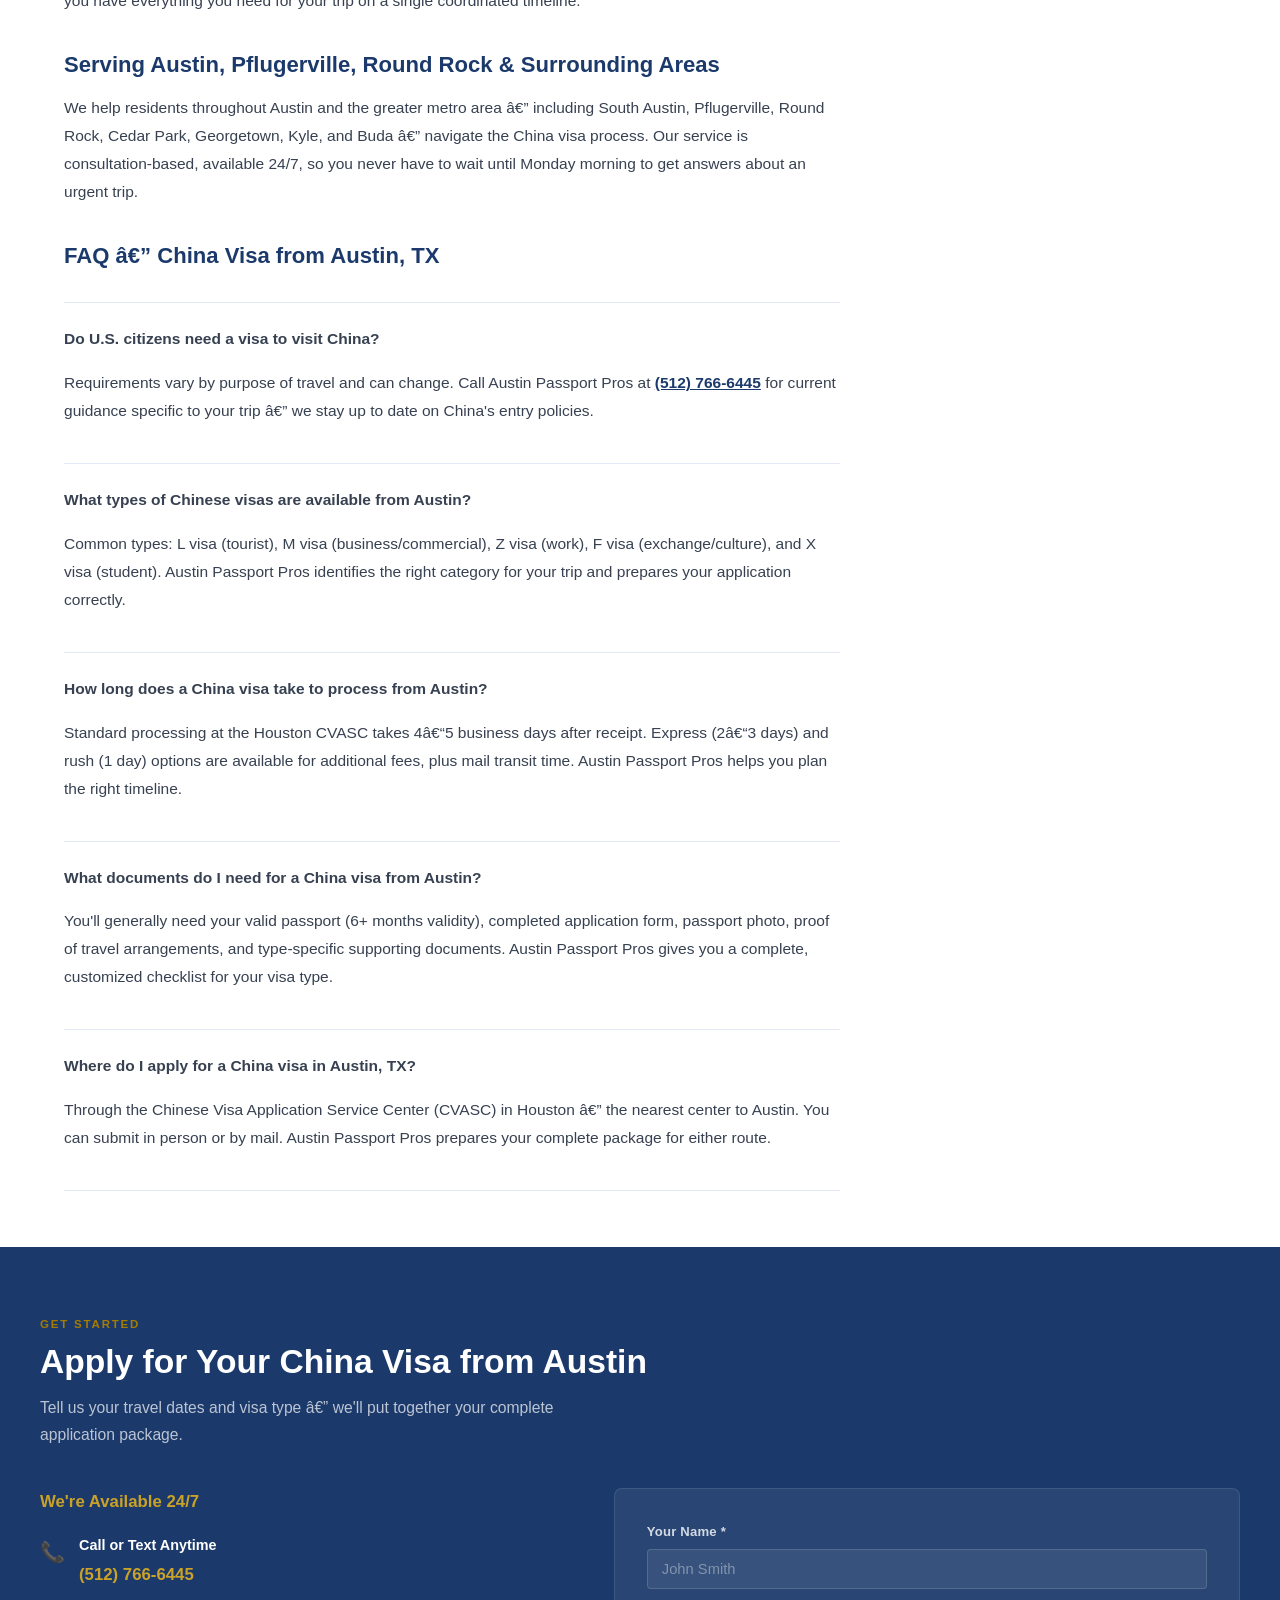
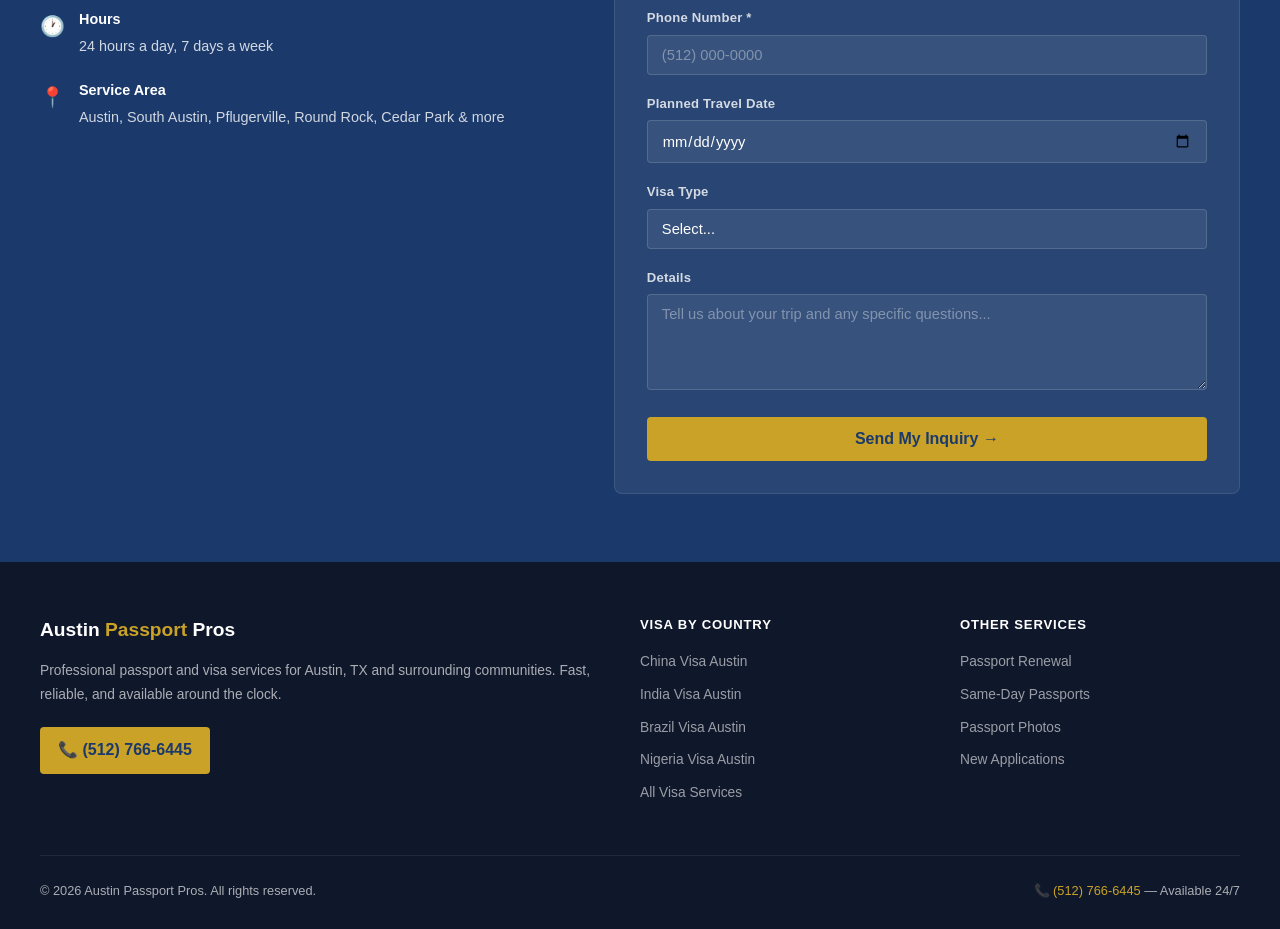
<file: china-visa-austin.html>
﻿<!DOCTYPE html>
<html lang="en">
<head>
  <meta charset="UTF-8">
  <meta name="viewport" content="width=device-width, initial-scale=1.0">
  <title>China Visa in Austin, TX â€“ Application Help | Austin Passport Pros</title>
  <meta name="description" content="Need a China visa in Austin, TX? Austin Passport Pros helps you apply for Chinese tourist, business &amp; work visas. Fast, accurate, available 24/7. Call (512) 766-6445.">
  <meta name="robots" content="index, follow">
  <link rel="canonical" href="https://www.austinpassportpros.com/china-visa-austin.html">
  <meta property="og:title" content="China Visa in Austin, TX | Austin Passport Pros">
  <meta property="og:description" content="Get help applying for a China visa in Austin, TX. Tourist, business &amp; work visas. Call (512) 766-6445.">
  <meta property="og:url" content="https://www.austinpassportpros.com/china-visa-austin.html">
  <meta property="og:type" content="article">
  <meta name="twitter:card" content="summary">
  <link rel="stylesheet" href="styles.css">
  <script type="application/ld+json">
  {
    "@context": "https://schema.org",
    "@type": "ProfessionalService",
    "name": "Austin Passport Pros",
    "telephone": "+15127666445",
    "url": "https://www.austinpassportpros.com",
    "openingHours": "Mo-Su 00:00-24:00",
    "areaServed": [{"@type": "City", "name": "Austin", "containedInPlace": {"@type": "State", "name": "Texas"}}]
  }
  </script>
  <script type="application/ld+json">
  {
    "@context": "https://schema.org",
    "@type": "BreadcrumbList",
    "itemListElement": [
      {"@type": "ListItem", "position": 1, "name": "Home", "item": "https://www.austinpassportpros.com/"},
      {"@type": "ListItem", "position": 2, "name": "Visa Services Austin", "item": "https://www.austinpassportpros.com/visa-services-austin.html"},
      {"@type": "ListItem", "position": 3, "name": "China Visa Austin", "item": "https://www.austinpassportpros.com/china-visa-austin.html"}
    ]
  }
  </script>
  <script type="application/ld+json">
  {
    "@context": "https://schema.org",
    "@type": "FAQPage",
    "mainEntity": [
      {
        "@type": "Question",
        "name": "Do U.S. citizens need a visa to visit China?",
        "acceptedAnswer": {
          "@type": "Answer",
          "text": "China's entry requirements for U.S. citizens change periodically. Depending on the current policy and your purpose of travel, a visa may or may not be required. Austin Passport Pros stays current on these requirements â€” call (512) 766-6445 for up-to-date guidance specific to your trip."
        }
      },
      {
        "@type": "Question",
        "name": "What types of Chinese visas are available from Austin, TX?",
        "acceptedAnswer": {
          "@type": "Answer",
          "text": "Common Chinese visa categories include: L visa (tourist/visitor), M visa (commercial/business), F visa (exchange/study/cultural), Z visa (work), and X visa (student). Austin Passport Pros helps you identify the correct visa type for your travel purpose and complete the application accurately."
        }
      },
      {
        "@type": "Question",
        "name": "How long does a China visa take to process from Austin?",
        "acceptedAnswer": {
          "@type": "Answer",
          "text": "Standard China visa processing from Austin typically takes 4â€“5 business days once submitted to the Chinese Visa Application Service Center. Expedited and rush processing are available for an additional fee. Austin Passport Pros helps you choose the right service level for your timeline."
        }
      },
      {
        "@type": "Question",
        "name": "What documents do I need for a China visa application in Austin?",
        "acceptedAnswer": {
          "@type": "Answer",
          "text": "Typical documents required for a Chinese visa include: valid U.S. passport (with at least 6 months validity and two blank pages), completed visa application form, passport-sized photo, proof of travel (flight itinerary, hotel bookings), and supporting documents depending on visa type. Austin Passport Pros prepares your complete application package."
        }
      },
      {
        "@type": "Question",
        "name": "Where do I apply for a China visa in Austin, TX?",
        "acceptedAnswer": {
          "@type": "Answer",
          "text": "China visa applications in Austin are processed through the Chinese Visa Application Service Center (CVASC) in Houston, TX â€” the nearest center to Austin. Austin Passport Pros helps you prepare your complete application package and navigate the submission process correctly."
        }
      }
    ]
  }
  </script>
</head>
<body>

<header>
  <div class="header-bar">
    <a href="tel:+15127666445">&#128222; Available 24/7 â€” Call or Text: (512) 766-6445</a>
  </div>
  <div class="header-main">
    <a href="/" class="logo">Austin <span>Passport</span> Pros</a>
    <button class="hamburger" id="hamburger" aria-label="Toggle navigation">
      <span></span><span></span><span></span>
    </button>
    <nav id="nav">
      <a href="/passport-renewal-austin">Passport Renewal</a>
      <a href="/same-day-passport-austin.html">Same-Day Passports</a>
      <a href="/passport-photos-austin.html">Passport Photos</a>
      <a href="/visa-services-austin.html">Visa Services</a>
      <a href="/visa-request.html" class="nav-outline">Request Visa &#8594;</a>
      <a href="tel:+15127666445" class="nav-cta">&#128222; (512) 766-6445</a>
    </nav>
  </div>
</header>

<main>

  <div class="article-hero">
    <div class="container">
      <p class="breadcrumb"><a href="/">Home</a> &rsaquo; <a href="/visa-services-austin.html">Visa Services Austin</a> &rsaquo; China Visa Austin, TX</p>
      <h1>China Visa in Austin, TX &mdash; Tourist, Business &amp; Work Visa Help</h1>
      <p>Planning a trip to China from Austin? Austin Passport Pros helps you navigate the Chinese visa application process â€” correct forms, required documents, and accurate submission â€” so your trip isn't delayed by paperwork mistakes.</p>
    </div>
  </div>

  <div class="article-layout">
    <article class="article-body">

      <h2>Getting a China Visa in Austin, TX</h2>
      <p>China is one of the most popular international travel destinations for Austin residents â€” whether for business, tourism, visiting family, or academic exchange. Applying for a Chinese visa is more involved than many other countries: requirements vary significantly by visa type, China's entry policies update frequently, and errors in your application can result in delays or denial.</p>
      <p>Austin Passport Pros specializes in helping Austin, South Austin, Pflugerville, and Round Rock residents apply for Chinese visas correctly the first time. We stay current on China's requirements and make sure your application package is complete and accurate before submission.</p>

      <div class="highlight-box">
        <p><strong>China visa requirements can change quickly.</strong> Call Austin Passport Pros at <a href="tel:+15127666445" style="color:var(--navy);font-weight:700;">(512) 766-6445</a> for the most up-to-date guidance on current requirements for your specific trip.</p>
      </div>

      <h2>Types of Chinese Visas Available from Austin</h2>
      <p>China uses a letter-code system to categorize visas by travel purpose. The most common types for Austin residents include:</p>

      <h3>L Visa â€” Tourist &amp; Visitor Visa</h3>
      <p>The L visa is for tourism, sightseeing, and visiting family or friends in China. It's the most commonly requested Chinese visa type from Austin. Required documents typically include your flight itinerary, hotel bookings or a letter of invitation from a China-based contact, and completed application forms.</p>

      <h3>M Visa â€” Business &amp; Commercial Visa</h3>
      <p>The M visa covers business activities such as trade, meetings, negotiations, and commercial visits â€” but not formal employment in China. Austin residents working with Chinese businesses or attending trade events apply for the M visa. An invitation letter from a Chinese business entity is typically required.</p>

      <h3>Z Visa â€” Work Visa</h3>
      <p>The Z visa is required if you are going to China for employment. This is the most document-intensive Chinese visa type and typically requires a work permit issued by Chinese authorities, an employment contract, and other employer-provided documentation. Austin Passport Pros helps you organize and present this paperwork correctly.</p>

      <h3>F Visa â€” Exchange &amp; Cultural Visit</h3>
      <p>The F visa covers non-commercial, non-tourist activities such as academic exchanges, cultural programs, and short-term study. Austin students and academics frequently need this visa category.</p>

      <h3>X Visa â€” Student Visa</h3>
      <p>The X1 and X2 visas are for students enrolled in Chinese educational institutions for long-term (X1, 6+ months) or short-term (X2, under 6 months) study. A JW201 or JW202 form issued by the Chinese institution is typically required.</p>

      <h2>Documents Required for a China Visa Application from Austin</h2>
      <p>While exact requirements vary by visa type, most China visa applications from Austin require:</p>
      <ul>
        <li><strong>Valid U.S. passport</strong> with at least 6 months of validity beyond your travel dates and at least two blank visa pages</li>
        <li><strong>Completed China visa application form</strong> (Form V.2013) â€” this must be filled out with precision; errors cause rejection</li>
        <li><strong>One passport-sized photo</strong> meeting Chinese consular specifications (slightly different from U.S. passport photo requirements)</li>
        <li><strong>Proof of travel arrangements</strong> â€” round-trip flight itinerary and hotel reservations or letter of invitation from a China-based host</li>
        <li><strong>Supporting documents specific to visa type</strong> â€” business invitation letter for M visa, work permit for Z visa, enrollment letter for X visa, etc.</li>
        <li><strong>Application and service fees</strong></li>
      </ul>
      <p>Austin Passport Pros provides you a complete, customized checklist for your specific visa type and situation before you begin gathering documents.</p>

      <h2>Where to Apply for a China Visa from Austin, TX</h2>
      <p>China visa applications for Austin residents are processed through the <strong>Chinese Visa Application Service Center (CVASC) in Houston</strong> â€” the nearest application center to Austin. Applications can be submitted in person or by mail, depending on your timeline and preference.</p>
      <p>Austin Passport Pros prepares your complete application package so that whether you're submitting in Houston or by mail, everything is correct and ready to process without delays.</p>

      <h2>China Visa Processing Times from Austin</h2>
      <ul>
        <li><strong>Standard processing:</strong> 4â€“5 business days after receipt by the CVASC</li>
        <li><strong>Express processing:</strong> 2â€“3 business days (additional fee)</li>
        <li><strong>Rush processing:</strong> 1 business day (additional fee, subject to availability)</li>
      </ul>
      <p>Processing times do not include mailing time to/from Houston. If you're mailing your application, build in additional days. Austin Passport Pros helps you calculate the right timeline and select the appropriate service level for your departure date.</p>

      <h2>China Visa Entry Policies â€” What You Need to Know</h2>
      <p>China's entry policies for U.S. citizens have evolved in recent years, with periodic adjustments to visa-free allowances, visa-on-arrival programs, and port-of-entry policies. What was true last year may not apply to your upcoming trip. Austin Passport Pros monitors these changes and provides current, accurate guidance tailored to your specific travel plans and purpose of visit.</p>
      <p>Call us at <a href="tel:+15127666445" style="color:var(--navy);font-weight:700;">(512) 766-6445</a> before assuming your previous visa experience or a friend's advice still applies â€” requirements genuinely do change.</p>

      <h2>Also Need a Passport? We Handle Both.</h2>
      <p>Your passport must be valid for at least 6 months beyond your China travel dates. If your passport is expiring soon, Austin Passport Pros can handle your <a href="/passport-renewal-austin" style="color:var(--navy);font-weight:600;">passport renewal</a> and China visa application together, ensuring you have everything you need for your trip on a single coordinated timeline.</p>

      <h2>Serving Austin, Pflugerville, Round Rock &amp; Surrounding Areas</h2>
      <p>We help residents throughout Austin and the greater metro area â€” including South Austin, Pflugerville, Round Rock, Cedar Park, Georgetown, Kyle, and Buda â€” navigate the China visa process. Our service is consultation-based, available 24/7, so you never have to wait until Monday morning to get answers about an urgent trip.</p>

      <h2>FAQ â€” China Visa from Austin, TX</h2>
      <div class="faq-list">
        <div class="faq-item">
          <p class="faq-q">Do U.S. citizens need a visa to visit China?</p>
          <p class="faq-a">Requirements vary by purpose of travel and can change. Call Austin Passport Pros at <a href="tel:+15127666445" style="color:var(--navy);font-weight:700;">(512) 766-6445</a> for current guidance specific to your trip â€” we stay up to date on China's entry policies.</p>
        </div>
        <div class="faq-item">
          <p class="faq-q">What types of Chinese visas are available from Austin?</p>
          <p class="faq-a">Common types: L visa (tourist), M visa (business/commercial), Z visa (work), F visa (exchange/culture), and X visa (student). Austin Passport Pros identifies the right category for your trip and prepares your application correctly.</p>
        </div>
        <div class="faq-item">
          <p class="faq-q">How long does a China visa take to process from Austin?</p>
          <p class="faq-a">Standard processing at the Houston CVASC takes 4â€“5 business days after receipt. Express (2â€“3 days) and rush (1 day) options are available for additional fees, plus mail transit time. Austin Passport Pros helps you plan the right timeline.</p>
        </div>
        <div class="faq-item">
          <p class="faq-q">What documents do I need for a China visa from Austin?</p>
          <p class="faq-a">You'll generally need your valid passport (6+ months validity), completed application form, passport photo, proof of travel arrangements, and type-specific supporting documents. Austin Passport Pros gives you a complete, customized checklist for your visa type.</p>
        </div>
        <div class="faq-item">
          <p class="faq-q">Where do I apply for a China visa in Austin, TX?</p>
          <p class="faq-a">Through the Chinese Visa Application Service Center (CVASC) in Houston â€” the nearest center to Austin. You can submit in person or by mail. Austin Passport Pros prepares your complete package for either route.</p>
        </div>
      </div>

    </article>

    <aside class="article-sidebar">
      <div class="sidebar-card">
        <h3>China Visa Help â€” Now</h3>
        <p>Available 24/7 for China visa questions, application prep, and urgent travel needs across Austin.</p>
        <a href="tel:+15127666445" class="sidebar-phone">&#128222; (512) 766-6445</a>
        <a href="/#contact" class="sidebar-contact">Or send us a message &rarr;</a>
      </div>
      <div class="sidebar-links">
        <h4>Visa by Country</h4>
        <a href="/china-visa-austin.html">&#127464;&#127475; China Visa Austin</a>
        <a href="/india-visa-austin.html">&#127470;&#127475; India Visa Austin</a>
        <a href="/brazil-visa-austin.html">&#127463;&#127479; Brazil Visa Austin</a>
        <a href="/nigeria-visa-austin.html">&#127475;&#127468; Nigeria Visa Austin</a>
        <a href="/visa-services-austin.html">&#128706; All Visa Services</a>
      </div>
    </aside>
  </div>

  <section class="contact" id="contact">
    <div class="container">
      <p class="section-label">Get Started</p>
      <h2 class="section-title">Apply for Your China Visa from Austin</h2>
      <p class="section-sub">Tell us your travel dates and visa type â€” we'll put together your complete application package.</p>
      <div class="contact-grid">
        <div class="contact-info">
          <h3>We're Available 24/7</h3>
          <div class="contact-detail">
            <span class="icon">&#128222;</span>
            <div><strong>Call or Text Anytime</strong><a href="tel:+15127666445">(512) 766-6445</a></div>
          </div>
          <div class="contact-detail">
            <span class="icon">&#128336;</span>
            <div><strong>Hours</strong><p>24 hours a day, 7 days a week</p></div>
          </div>
          <div class="contact-detail">
            <span class="icon">&#128205;</span>
            <div><strong>Service Area</strong><p>Austin, South Austin, Pflugerville, Round Rock, Cedar Park &amp; more</p></div>
          </div>
        </div>
        <div>
          <form class="contact-form" action="https://formspree.io/f/YOUR_FORM_ID" method="POST">
            <input type="hidden" name="visa-country" value="China">
            <div class="form-group">
              <label for="name">Your Name *</label>
              <input type="text" id="name" name="name" placeholder="John Smith" required>
            </div>
            <div class="form-group">
              <label for="phone">Phone Number *</label>
              <input type="tel" id="phone" name="phone" placeholder="(512) 000-0000" required>
            </div>
            <div class="form-group">
              <label for="travel-date">Planned Travel Date</label>
              <input type="date" id="travel-date" name="travel-date">
            </div>
            <div class="form-group">
              <label for="visa-type">Visa Type</label>
              <select id="visa-type" name="visa-type">
                <option value="">Select...</option>
                <option>L Visa â€” Tourist</option>
                <option>M Visa â€” Business</option>
                <option>Z Visa â€” Work</option>
                <option>F Visa â€” Exchange/Cultural</option>
                <option>X Visa â€” Student</option>
                <option>Not Sure â€” Need Advice</option>
              </select>
            </div>
            <div class="form-group">
              <label for="message">Details</label>
              <textarea id="message" name="message" placeholder="Tell us about your trip and any specific questions..."></textarea>
            </div>
            <button type="submit" class="btn-submit">Send My Inquiry &#8594;</button>
          </form>
        </div>
      </div>
    </div>
  </section>

</main>

<footer>
  <div class="footer-grid">
    <div class="footer-brand">
      <a href="/" class="footer-logo">Austin <span>Passport</span> Pros</a>
      <p>Professional passport and visa services for Austin, TX and surrounding communities. Fast, reliable, and available around the clock.</p>
      <a href="tel:+15127666445" class="footer-phone">&#128222; (512) 766-6445</a>
    </div>
    <div class="footer-col">
      <h4>Visa by Country</h4>
      <a href="/china-visa-austin.html">China Visa Austin</a>
      <a href="/india-visa-austin.html">India Visa Austin</a>
      <a href="/brazil-visa-austin.html">Brazil Visa Austin</a>
      <a href="/nigeria-visa-austin.html">Nigeria Visa Austin</a>
      <a href="/visa-services-austin.html">All Visa Services</a>
    </div>
    <div class="footer-col">
      <h4>Other Services</h4>
      <a href="/passport-renewal-austin">Passport Renewal</a>
      <a href="/same-day-passport-austin.html">Same-Day Passports</a>
      <a href="/passport-photos-austin.html">Passport Photos</a>
      <a href="/#contact">New Applications</a>
    </div>
  </div>
  <div class="footer-bottom">
    <p>&copy; 2026 Austin Passport Pros. All rights reserved.</p>
    <p>&#128222; <a href="tel:+15127666445">(512) 766-6445</a> &mdash; Available 24/7</p>
  </div>
</footer>

<script>
  document.getElementById('hamburger').addEventListener('click', function() {
    document.getElementById('nav').classList.toggle('open');
  });
</script>
</body>
</html>
</file>
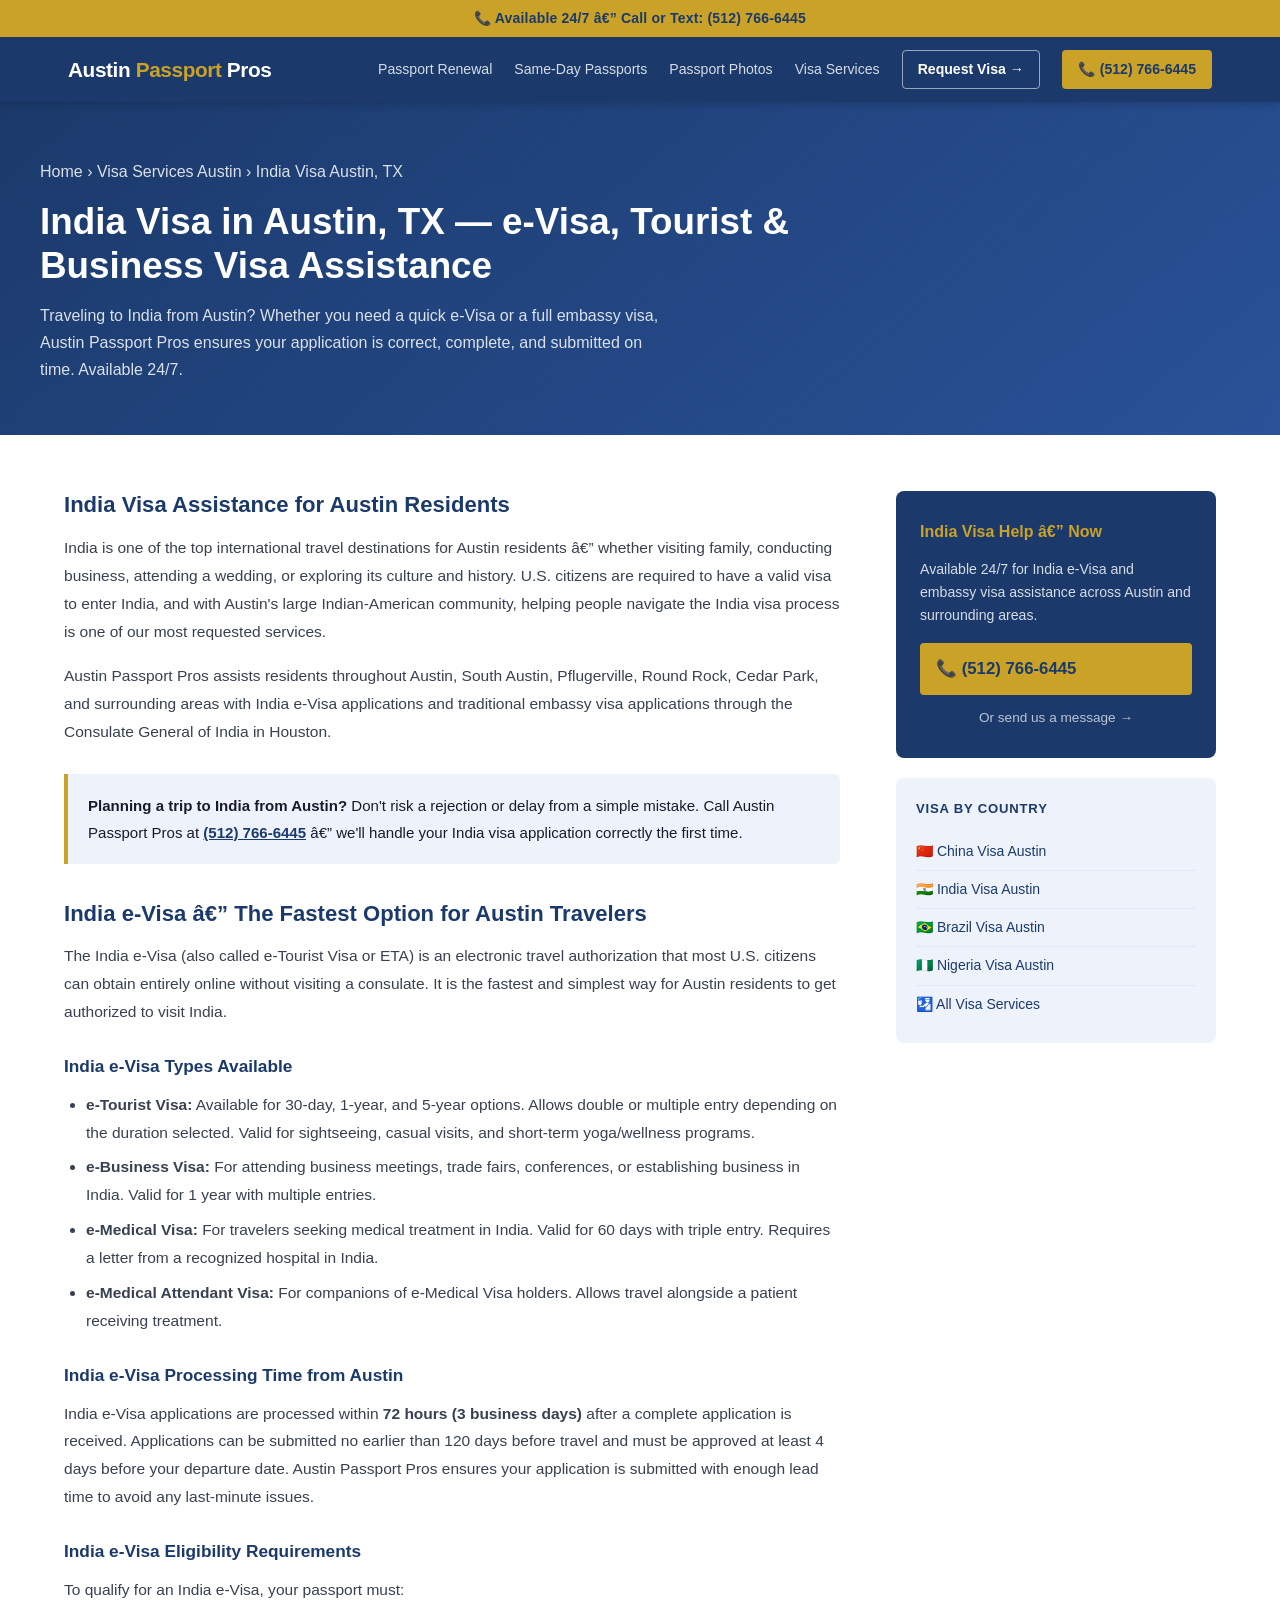
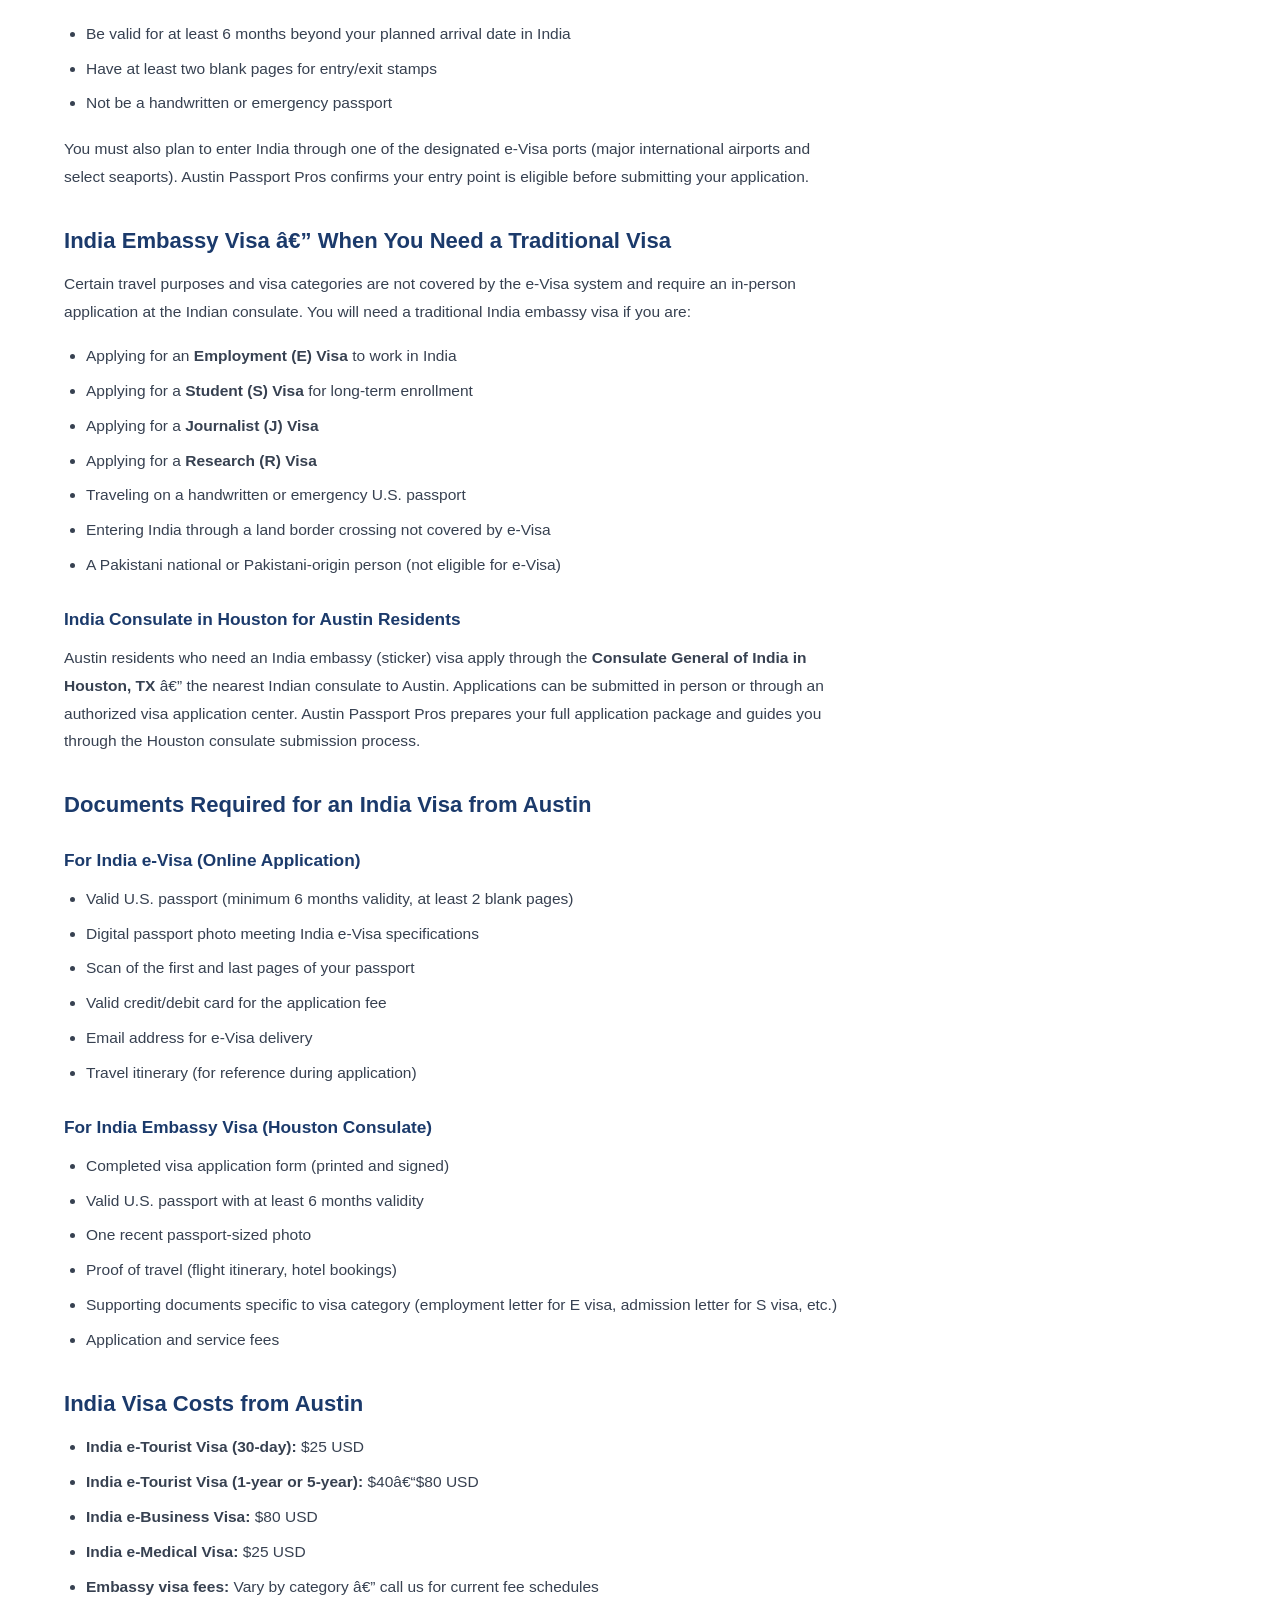
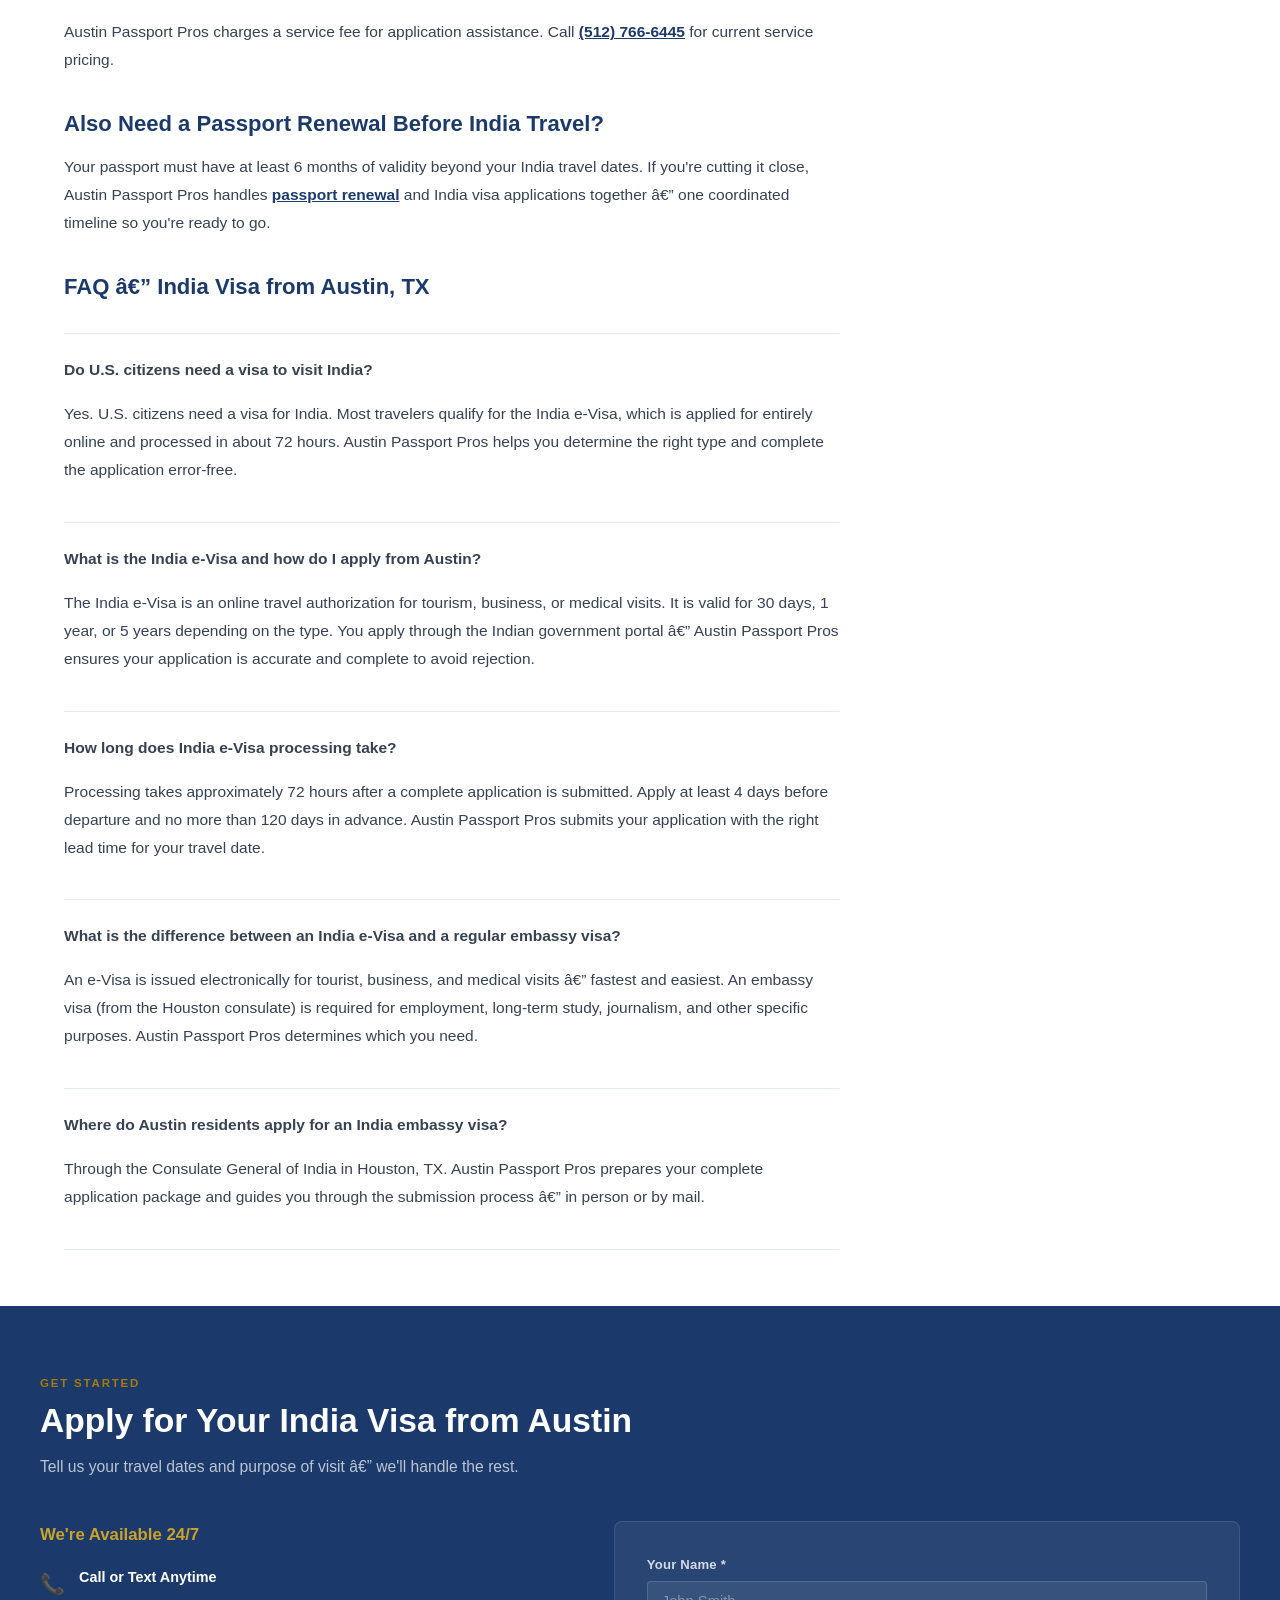
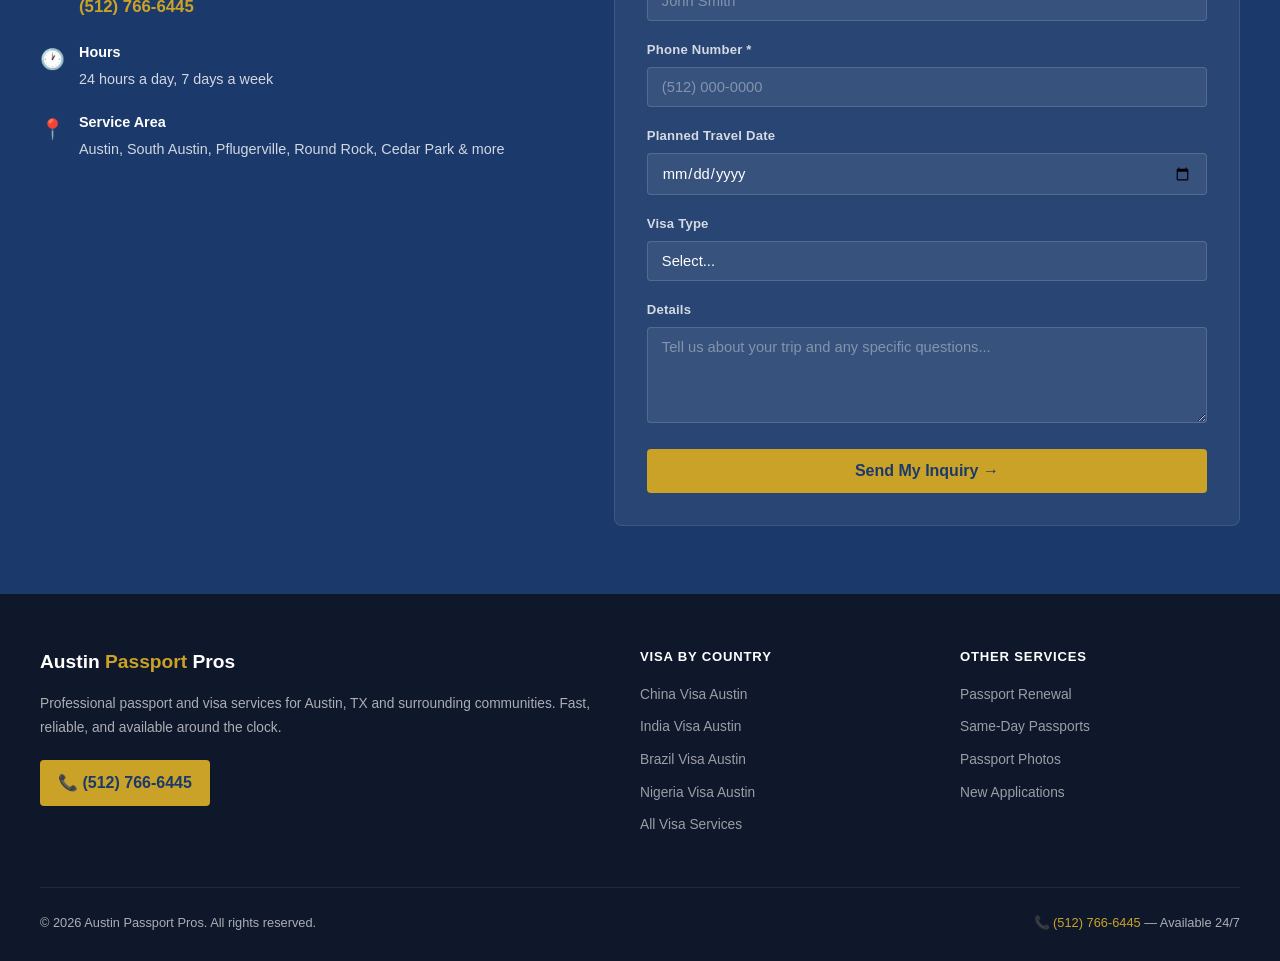
<file: india-visa-austin.html>
﻿<!DOCTYPE html>
<html lang="en">
<head>
  <meta charset="UTF-8">
  <meta name="viewport" content="width=device-width, initial-scale=1.0">
  <title>India Visa in Austin, TX â€“ e-Visa &amp; Embassy Visa Help | Austin Passport Pros</title>
  <meta name="description" content="Need an India visa in Austin, TX? Austin Passport Pros helps with India e-Visa, tourist, business &amp; work visa applications. Fast, accurate, 24/7. Call (512) 766-6445.">
  <meta name="robots" content="index, follow">
  <link rel="canonical" href="https://www.austinpassportpros.com/india-visa-austin.html">
  <meta property="og:title" content="India Visa in Austin, TX â€“ e-Visa &amp; Embassy Visa | Austin Passport Pros">
  <meta property="og:description" content="India e-Visa and embassy visa help in Austin, TX. Tourist, business &amp; medical visas. Call (512) 766-6445.">
  <meta property="og:url" content="https://www.austinpassportpros.com/india-visa-austin.html">
  <meta property="og:type" content="article">
  <meta name="twitter:card" content="summary">
  <link rel="stylesheet" href="styles.css">
  <script type="application/ld+json">
  {
    "@context": "https://schema.org",
    "@type": "ProfessionalService",
    "name": "Austin Passport Pros",
    "telephone": "+15127666445",
    "url": "https://www.austinpassportpros.com",
    "openingHours": "Mo-Su 00:00-24:00",
    "areaServed": [{"@type": "City", "name": "Austin", "containedInPlace": {"@type": "State", "name": "Texas"}}]
  }
  </script>
  <script type="application/ld+json">
  {
    "@context": "https://schema.org",
    "@type": "BreadcrumbList",
    "itemListElement": [
      {"@type": "ListItem", "position": 1, "name": "Home", "item": "https://www.austinpassportpros.com/"},
      {"@type": "ListItem", "position": 2, "name": "Visa Services Austin", "item": "https://www.austinpassportpros.com/visa-services-austin.html"},
      {"@type": "ListItem", "position": 3, "name": "India Visa Austin", "item": "https://www.austinpassportpros.com/india-visa-austin.html"}
    ]
  }
  </script>
  <script type="application/ld+json">
  {
    "@context": "https://schema.org",
    "@type": "FAQPage",
    "mainEntity": [
      {
        "@type": "Question",
        "name": "Do U.S. citizens need a visa to visit India?",
        "acceptedAnswer": {
          "@type": "Answer",
          "text": "Yes. U.S. citizens require a visa to visit India. Most travelers can apply online for an India e-Visa (electronic visa), which is available for tourism, business, and medical purposes. Austin Passport Pros helps you determine the right visa type and complete your application correctly."
        }
      },
      {
        "@type": "Question",
        "name": "What is the India e-Visa and how do I apply from Austin?",
        "acceptedAnswer": {
          "@type": "Answer",
          "text": "The India e-Visa is an electronic travel authorization that allows entry at designated airports and seaports. It is available for tourist (up to 90 days), business, and medical purposes. Applications are submitted online through the Indian government's official portal. Austin Passport Pros helps Austin residents complete the application accurately and avoid common errors that cause rejection."
        }
      },
      {
        "@type": "Question",
        "name": "How long does India e-Visa processing take from Austin?",
        "acceptedAnswer": {
          "@type": "Answer",
          "text": "India e-Visa processing typically takes 72 hours (3 business days) after a complete application is submitted. Apply at least 4 days before your departure and no more than 120 days before. Austin Passport Pros ensures your application is complete so there are no delays."
        }
      },
      {
        "@type": "Question",
        "name": "What is the difference between an India e-Visa and a regular India visa?",
        "acceptedAnswer": {
          "@type": "Answer",
          "text": "An India e-Visa is issued electronically and allows entry at designated airports â€” it's faster and easier to obtain online. A regular (sticker) visa is issued by the Indian consulate in Houston and allows entry at any port of entry. Long-term visas, employment visas (E visa), and journalist visas require the regular embassy process."
        }
      },
      {
        "@type": "Question",
        "name": "Where do Austin residents apply for an India embassy visa?",
        "acceptedAnswer": {
          "@type": "Answer",
          "text": "Austin residents who need an India embassy (sticker) visa apply through the Consulate General of India in Houston, TX. Austin Passport Pros helps you prepare the complete application package for in-person or mail submission to the Houston consulate."
        }
      }
    ]
  }
  </script>
</head>
<body>

<header>
  <div class="header-bar">
    <a href="tel:+15127666445">&#128222; Available 24/7 â€” Call or Text: (512) 766-6445</a>
  </div>
  <div class="header-main">
    <a href="/" class="logo">Austin <span>Passport</span> Pros</a>
    <button class="hamburger" id="hamburger" aria-label="Toggle navigation">
      <span></span><span></span><span></span>
    </button>
    <nav id="nav">
      <a href="/passport-renewal-austin">Passport Renewal</a>
      <a href="/same-day-passport-austin.html">Same-Day Passports</a>
      <a href="/passport-photos-austin.html">Passport Photos</a>
      <a href="/visa-services-austin.html">Visa Services</a>
      <a href="/visa-request.html" class="nav-outline">Request Visa &#8594;</a>
      <a href="tel:+15127666445" class="nav-cta">&#128222; (512) 766-6445</a>
    </nav>
  </div>
</header>

<main>

  <div class="article-hero">
    <div class="container">
      <p class="breadcrumb"><a href="/">Home</a> &rsaquo; <a href="/visa-services-austin.html">Visa Services Austin</a> &rsaquo; India Visa Austin, TX</p>
      <h1>India Visa in Austin, TX &mdash; e-Visa, Tourist &amp; Business Visa Assistance</h1>
      <p>Traveling to India from Austin? Whether you need a quick e-Visa or a full embassy visa, Austin Passport Pros ensures your application is correct, complete, and submitted on time. Available 24/7.</p>
    </div>
  </div>

  <div class="article-layout">
    <article class="article-body">

      <h2>India Visa Assistance for Austin Residents</h2>
      <p>India is one of the top international travel destinations for Austin residents â€” whether visiting family, conducting business, attending a wedding, or exploring its culture and history. U.S. citizens are required to have a valid visa to enter India, and with Austin's large Indian-American community, helping people navigate the India visa process is one of our most requested services.</p>
      <p>Austin Passport Pros assists residents throughout Austin, South Austin, Pflugerville, Round Rock, Cedar Park, and surrounding areas with India e-Visa applications and traditional embassy visa applications through the Consulate General of India in Houston.</p>

      <div class="highlight-box">
        <p><strong>Planning a trip to India from Austin?</strong> Don't risk a rejection or delay from a simple mistake. Call Austin Passport Pros at <a href="tel:+15127666445" style="color:var(--navy);font-weight:700;">(512) 766-6445</a> â€” we'll handle your India visa application correctly the first time.</p>
      </div>

      <h2>India e-Visa â€” The Fastest Option for Austin Travelers</h2>
      <p>The India e-Visa (also called e-Tourist Visa or ETA) is an electronic travel authorization that most U.S. citizens can obtain entirely online without visiting a consulate. It is the fastest and simplest way for Austin residents to get authorized to visit India.</p>

      <h3>India e-Visa Types Available</h3>
      <ul>
        <li><strong>e-Tourist Visa:</strong> Available for 30-day, 1-year, and 5-year options. Allows double or multiple entry depending on the duration selected. Valid for sightseeing, casual visits, and short-term yoga/wellness programs.</li>
        <li><strong>e-Business Visa:</strong> For attending business meetings, trade fairs, conferences, or establishing business in India. Valid for 1 year with multiple entries.</li>
        <li><strong>e-Medical Visa:</strong> For travelers seeking medical treatment in India. Valid for 60 days with triple entry. Requires a letter from a recognized hospital in India.</li>
        <li><strong>e-Medical Attendant Visa:</strong> For companions of e-Medical Visa holders. Allows travel alongside a patient receiving treatment.</li>
      </ul>

      <h3>India e-Visa Processing Time from Austin</h3>
      <p>India e-Visa applications are processed within <strong>72 hours (3 business days)</strong> after a complete application is received. Applications can be submitted no earlier than 120 days before travel and must be approved at least 4 days before your departure date. Austin Passport Pros ensures your application is submitted with enough lead time to avoid any last-minute issues.</p>

      <h3>India e-Visa Eligibility Requirements</h3>
      <p>To qualify for an India e-Visa, your passport must:</p>
      <ul>
        <li>Be valid for at least 6 months beyond your planned arrival date in India</li>
        <li>Have at least two blank pages for entry/exit stamps</li>
        <li>Not be a handwritten or emergency passport</li>
      </ul>
      <p>You must also plan to enter India through one of the designated e-Visa ports (major international airports and select seaports). Austin Passport Pros confirms your entry point is eligible before submitting your application.</p>

      <h2>India Embassy Visa â€” When You Need a Traditional Visa</h2>
      <p>Certain travel purposes and visa categories are not covered by the e-Visa system and require an in-person application at the Indian consulate. You will need a traditional India embassy visa if you are:</p>
      <ul>
        <li>Applying for an <strong>Employment (E) Visa</strong> to work in India</li>
        <li>Applying for a <strong>Student (S) Visa</strong> for long-term enrollment</li>
        <li>Applying for a <strong>Journalist (J) Visa</strong></li>
        <li>Applying for a <strong>Research (R) Visa</strong></li>
        <li>Traveling on a handwritten or emergency U.S. passport</li>
        <li>Entering India through a land border crossing not covered by e-Visa</li>
        <li>A Pakistani national or Pakistani-origin person (not eligible for e-Visa)</li>
      </ul>

      <h3>India Consulate in Houston for Austin Residents</h3>
      <p>Austin residents who need an India embassy (sticker) visa apply through the <strong>Consulate General of India in Houston, TX</strong> â€” the nearest Indian consulate to Austin. Applications can be submitted in person or through an authorized visa application center. Austin Passport Pros prepares your full application package and guides you through the Houston consulate submission process.</p>

      <h2>Documents Required for an India Visa from Austin</h2>

      <h3>For India e-Visa (Online Application)</h3>
      <ul>
        <li>Valid U.S. passport (minimum 6 months validity, at least 2 blank pages)</li>
        <li>Digital passport photo meeting India e-Visa specifications</li>
        <li>Scan of the first and last pages of your passport</li>
        <li>Valid credit/debit card for the application fee</li>
        <li>Email address for e-Visa delivery</li>
        <li>Travel itinerary (for reference during application)</li>
      </ul>

      <h3>For India Embassy Visa (Houston Consulate)</h3>
      <ul>
        <li>Completed visa application form (printed and signed)</li>
        <li>Valid U.S. passport with at least 6 months validity</li>
        <li>One recent passport-sized photo</li>
        <li>Proof of travel (flight itinerary, hotel bookings)</li>
        <li>Supporting documents specific to visa category (employment letter for E visa, admission letter for S visa, etc.)</li>
        <li>Application and service fees</li>
      </ul>

      <h2>India Visa Costs from Austin</h2>
      <ul>
        <li><strong>India e-Tourist Visa (30-day):</strong> $25 USD</li>
        <li><strong>India e-Tourist Visa (1-year or 5-year):</strong> $40â€“$80 USD</li>
        <li><strong>India e-Business Visa:</strong> $80 USD</li>
        <li><strong>India e-Medical Visa:</strong> $25 USD</li>
        <li><strong>Embassy visa fees:</strong> Vary by category â€” call us for current fee schedules</li>
      </ul>
      <p>Austin Passport Pros charges a service fee for application assistance. Call <a href="tel:+15127666445" style="color:var(--navy);font-weight:700;">(512) 766-6445</a> for current service pricing.</p>

      <h2>Also Need a Passport Renewal Before India Travel?</h2>
      <p>Your passport must have at least 6 months of validity beyond your India travel dates. If you're cutting it close, Austin Passport Pros handles <a href="/passport-renewal-austin" style="color:var(--navy);font-weight:600;">passport renewal</a> and India visa applications together â€” one coordinated timeline so you're ready to go.</p>

      <h2>FAQ â€” India Visa from Austin, TX</h2>
      <div class="faq-list">
        <div class="faq-item">
          <p class="faq-q">Do U.S. citizens need a visa to visit India?</p>
          <p class="faq-a">Yes. U.S. citizens need a visa for India. Most travelers qualify for the India e-Visa, which is applied for entirely online and processed in about 72 hours. Austin Passport Pros helps you determine the right type and complete the application error-free.</p>
        </div>
        <div class="faq-item">
          <p class="faq-q">What is the India e-Visa and how do I apply from Austin?</p>
          <p class="faq-a">The India e-Visa is an online travel authorization for tourism, business, or medical visits. It is valid for 30 days, 1 year, or 5 years depending on the type. You apply through the Indian government portal â€” Austin Passport Pros ensures your application is accurate and complete to avoid rejection.</p>
        </div>
        <div class="faq-item">
          <p class="faq-q">How long does India e-Visa processing take?</p>
          <p class="faq-a">Processing takes approximately 72 hours after a complete application is submitted. Apply at least 4 days before departure and no more than 120 days in advance. Austin Passport Pros submits your application with the right lead time for your travel date.</p>
        </div>
        <div class="faq-item">
          <p class="faq-q">What is the difference between an India e-Visa and a regular embassy visa?</p>
          <p class="faq-a">An e-Visa is issued electronically for tourist, business, and medical visits â€” fastest and easiest. An embassy visa (from the Houston consulate) is required for employment, long-term study, journalism, and other specific purposes. Austin Passport Pros determines which you need.</p>
        </div>
        <div class="faq-item">
          <p class="faq-q">Where do Austin residents apply for an India embassy visa?</p>
          <p class="faq-a">Through the Consulate General of India in Houston, TX. Austin Passport Pros prepares your complete application package and guides you through the submission process â€” in person or by mail.</p>
        </div>
      </div>

    </article>

    <aside class="article-sidebar">
      <div class="sidebar-card">
        <h3>India Visa Help â€” Now</h3>
        <p>Available 24/7 for India e-Visa and embassy visa assistance across Austin and surrounding areas.</p>
        <a href="tel:+15127666445" class="sidebar-phone">&#128222; (512) 766-6445</a>
        <a href="/#contact" class="sidebar-contact">Or send us a message &rarr;</a>
      </div>
      <div class="sidebar-links">
        <h4>Visa by Country</h4>
        <a href="/china-visa-austin.html">&#127464;&#127475; China Visa Austin</a>
        <a href="/india-visa-austin.html">&#127470;&#127475; India Visa Austin</a>
        <a href="/brazil-visa-austin.html">&#127463;&#127479; Brazil Visa Austin</a>
        <a href="/nigeria-visa-austin.html">&#127475;&#127468; Nigeria Visa Austin</a>
        <a href="/visa-services-austin.html">&#128706; All Visa Services</a>
      </div>
    </aside>
  </div>

  <section class="contact" id="contact">
    <div class="container">
      <p class="section-label">Get Started</p>
      <h2 class="section-title">Apply for Your India Visa from Austin</h2>
      <p class="section-sub">Tell us your travel dates and purpose of visit â€” we'll handle the rest.</p>
      <div class="contact-grid">
        <div class="contact-info">
          <h3>We're Available 24/7</h3>
          <div class="contact-detail">
            <span class="icon">&#128222;</span>
            <div><strong>Call or Text Anytime</strong><a href="tel:+15127666445">(512) 766-6445</a></div>
          </div>
          <div class="contact-detail">
            <span class="icon">&#128336;</span>
            <div><strong>Hours</strong><p>24 hours a day, 7 days a week</p></div>
          </div>
          <div class="contact-detail">
            <span class="icon">&#128205;</span>
            <div><strong>Service Area</strong><p>Austin, South Austin, Pflugerville, Round Rock, Cedar Park &amp; more</p></div>
          </div>
        </div>
        <div>
          <form class="contact-form" action="https://formspree.io/f/YOUR_FORM_ID" method="POST">
            <input type="hidden" name="visa-country" value="India">
            <div class="form-group">
              <label for="name">Your Name *</label>
              <input type="text" id="name" name="name" placeholder="John Smith" required>
            </div>
            <div class="form-group">
              <label for="phone">Phone Number *</label>
              <input type="tel" id="phone" name="phone" placeholder="(512) 000-0000" required>
            </div>
            <div class="form-group">
              <label for="travel-date">Planned Travel Date</label>
              <input type="date" id="travel-date" name="travel-date">
            </div>
            <div class="form-group">
              <label for="visa-type">Visa Type</label>
              <select id="visa-type" name="visa-type">
                <option value="">Select...</option>
                <option>e-Tourist Visa (30-day)</option>
                <option>e-Tourist Visa (1-year)</option>
                <option>e-Tourist Visa (5-year)</option>
                <option>e-Business Visa</option>
                <option>e-Medical Visa</option>
                <option>Employment / Work Visa</option>
                <option>Student Visa</option>
                <option>Not Sure â€” Need Advice</option>
              </select>
            </div>
            <div class="form-group">
              <label for="message">Details</label>
              <textarea id="message" name="message" placeholder="Tell us about your trip and any specific questions..."></textarea>
            </div>
            <button type="submit" class="btn-submit">Send My Inquiry &#8594;</button>
          </form>
        </div>
      </div>
    </div>
  </section>

</main>

<footer>
  <div class="footer-grid">
    <div class="footer-brand">
      <a href="/" class="footer-logo">Austin <span>Passport</span> Pros</a>
      <p>Professional passport and visa services for Austin, TX and surrounding communities. Fast, reliable, and available around the clock.</p>
      <a href="tel:+15127666445" class="footer-phone">&#128222; (512) 766-6445</a>
    </div>
    <div class="footer-col">
      <h4>Visa by Country</h4>
      <a href="/china-visa-austin.html">China Visa Austin</a>
      <a href="/india-visa-austin.html">India Visa Austin</a>
      <a href="/brazil-visa-austin.html">Brazil Visa Austin</a>
      <a href="/nigeria-visa-austin.html">Nigeria Visa Austin</a>
      <a href="/visa-services-austin.html">All Visa Services</a>
    </div>
    <div class="footer-col">
      <h4>Other Services</h4>
      <a href="/passport-renewal-austin">Passport Renewal</a>
      <a href="/same-day-passport-austin.html">Same-Day Passports</a>
      <a href="/passport-photos-austin.html">Passport Photos</a>
      <a href="/#contact">New Applications</a>
    </div>
  </div>
  <div class="footer-bottom">
    <p>&copy; 2026 Austin Passport Pros. All rights reserved.</p>
    <p>&#128222; <a href="tel:+15127666445">(512) 766-6445</a> &mdash; Available 24/7</p>
  </div>
</footer>

<script>
  document.getElementById('hamburger').addEventListener('click', function() {
    document.getElementById('nav').classList.toggle('open');
  });
</script>
</body>
</html>
</file>
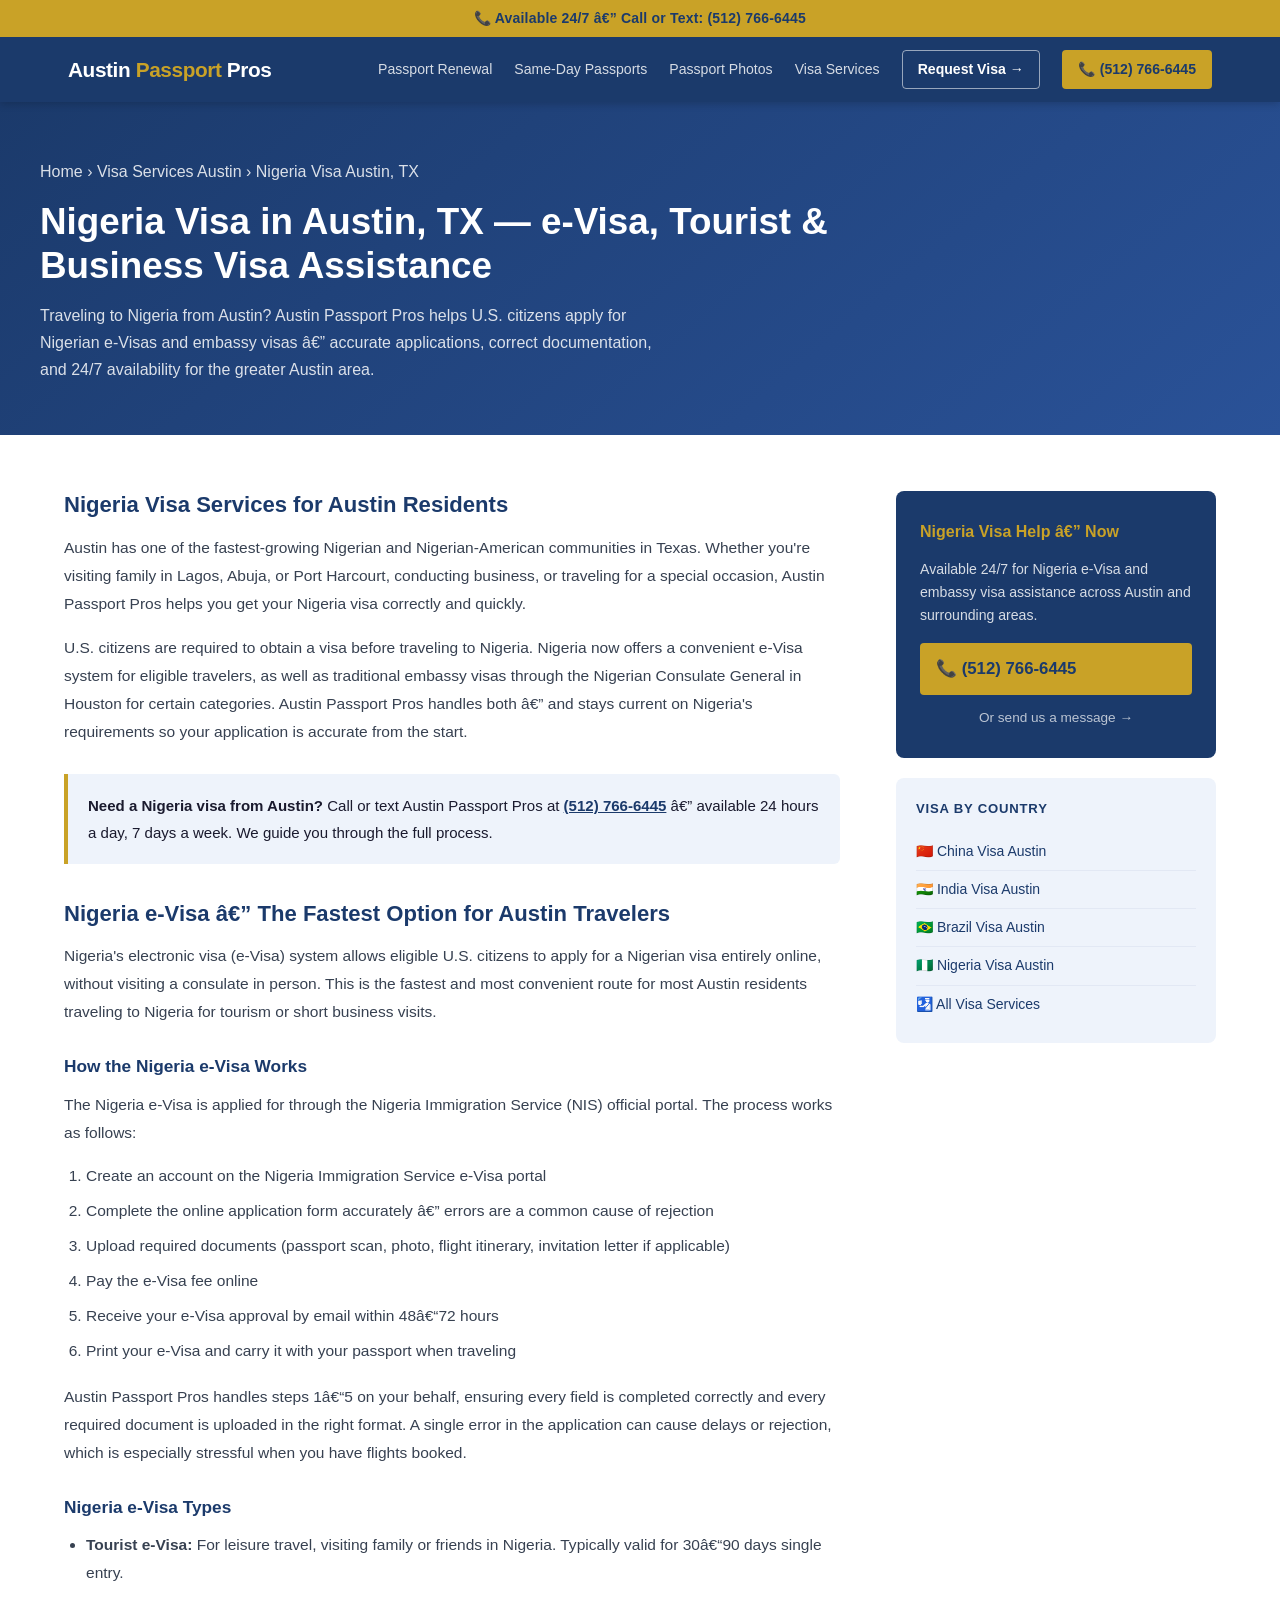
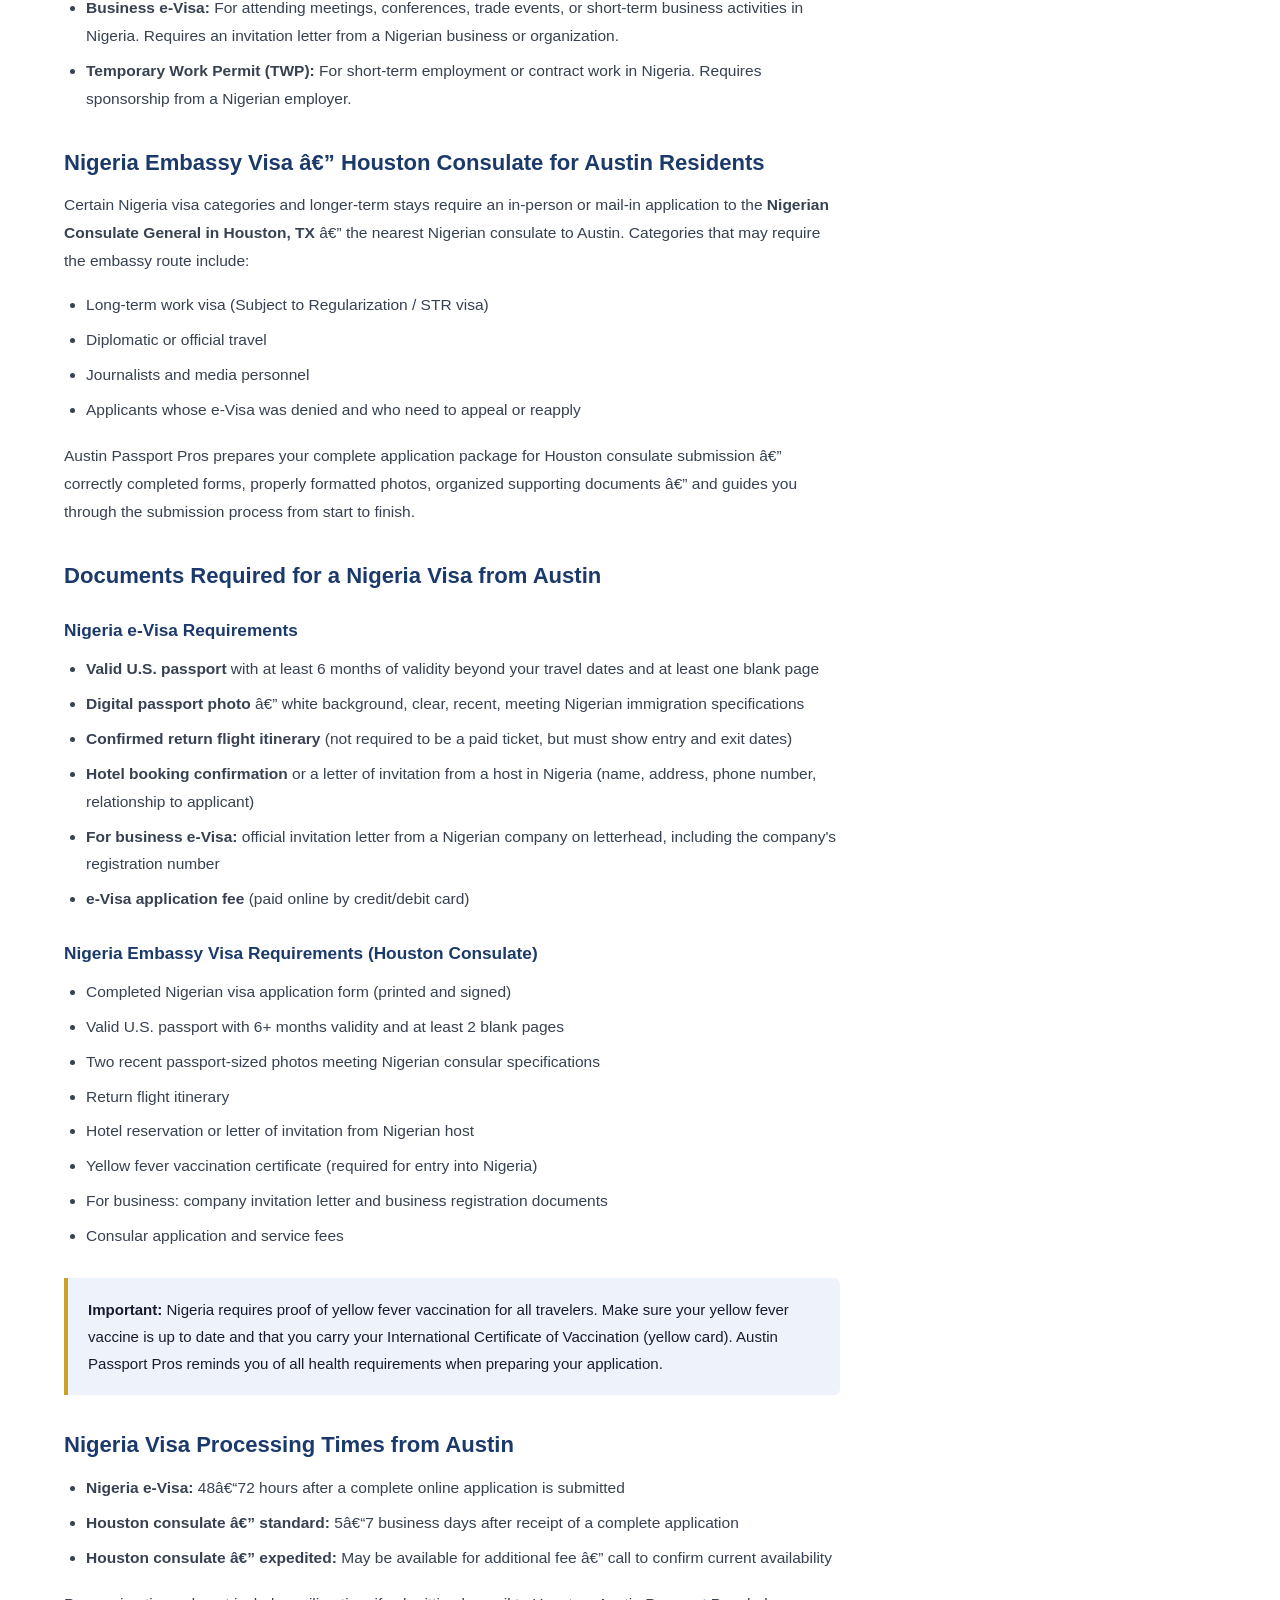
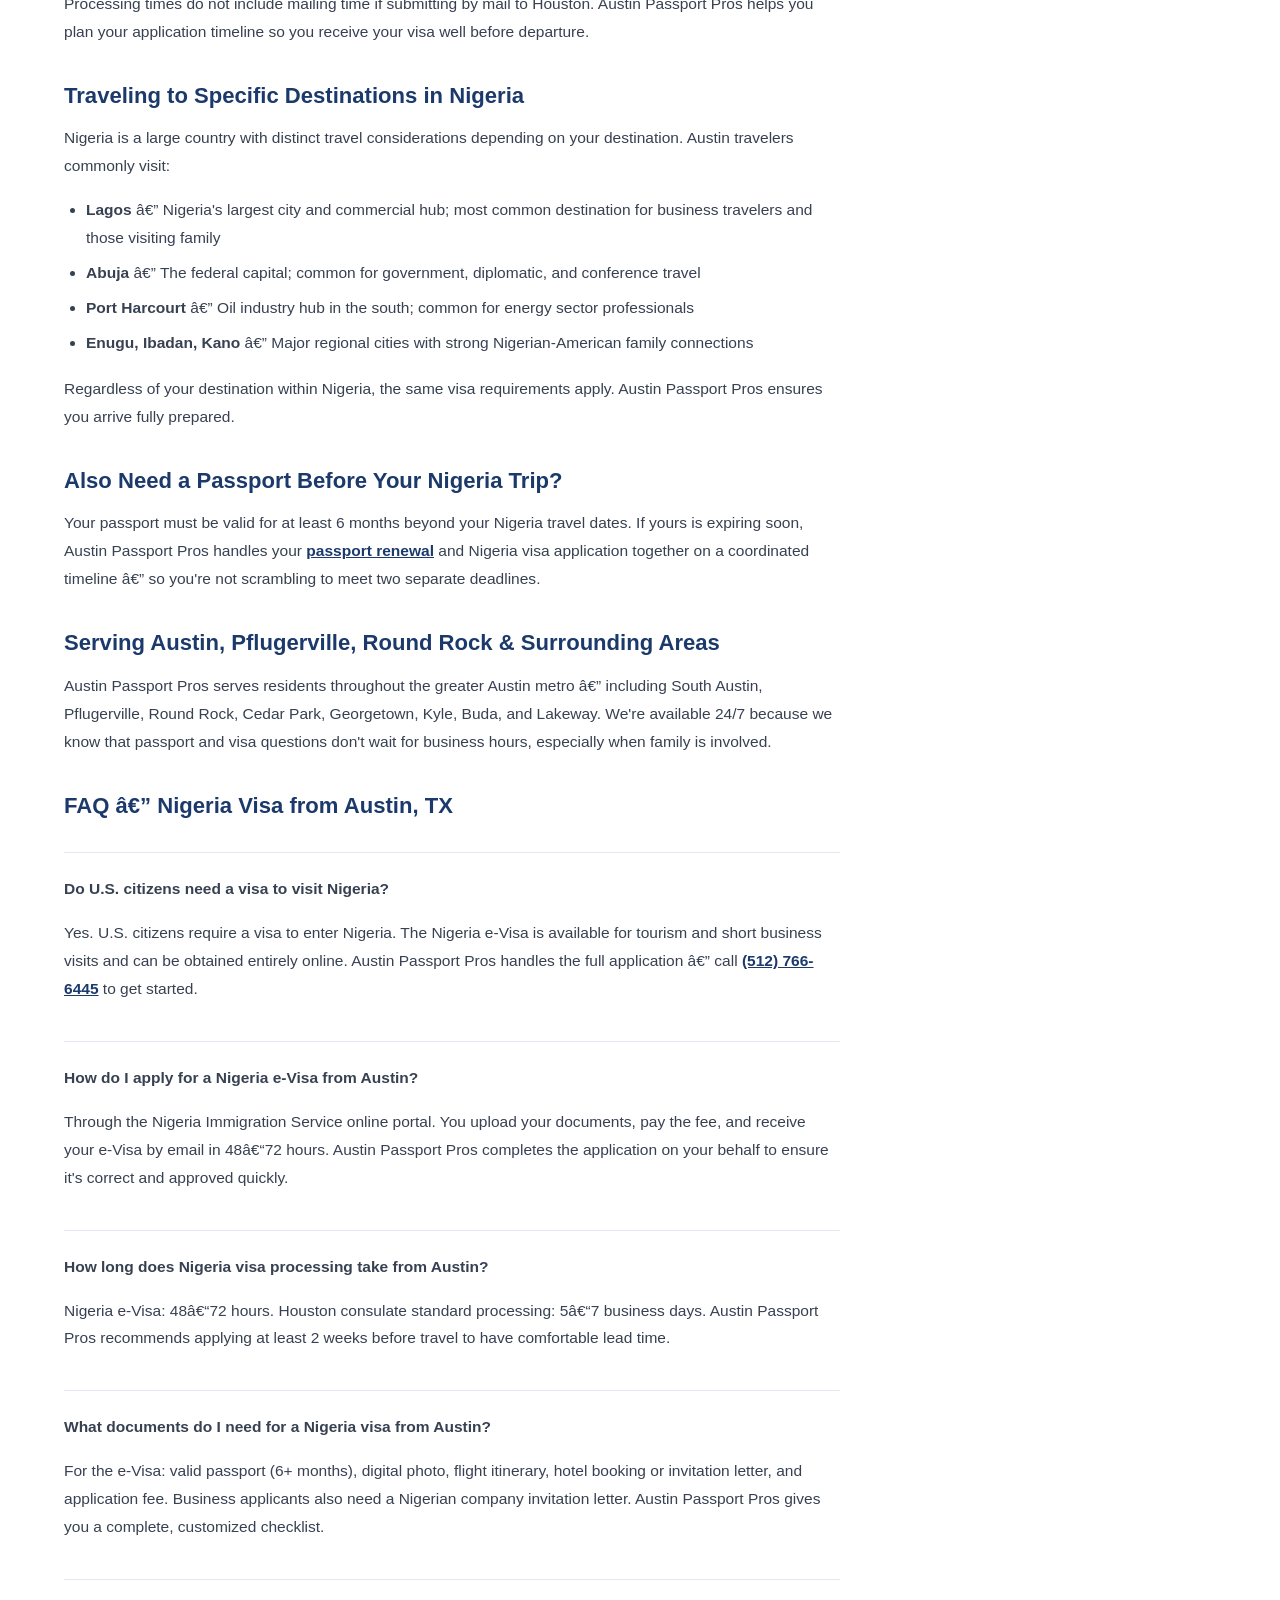
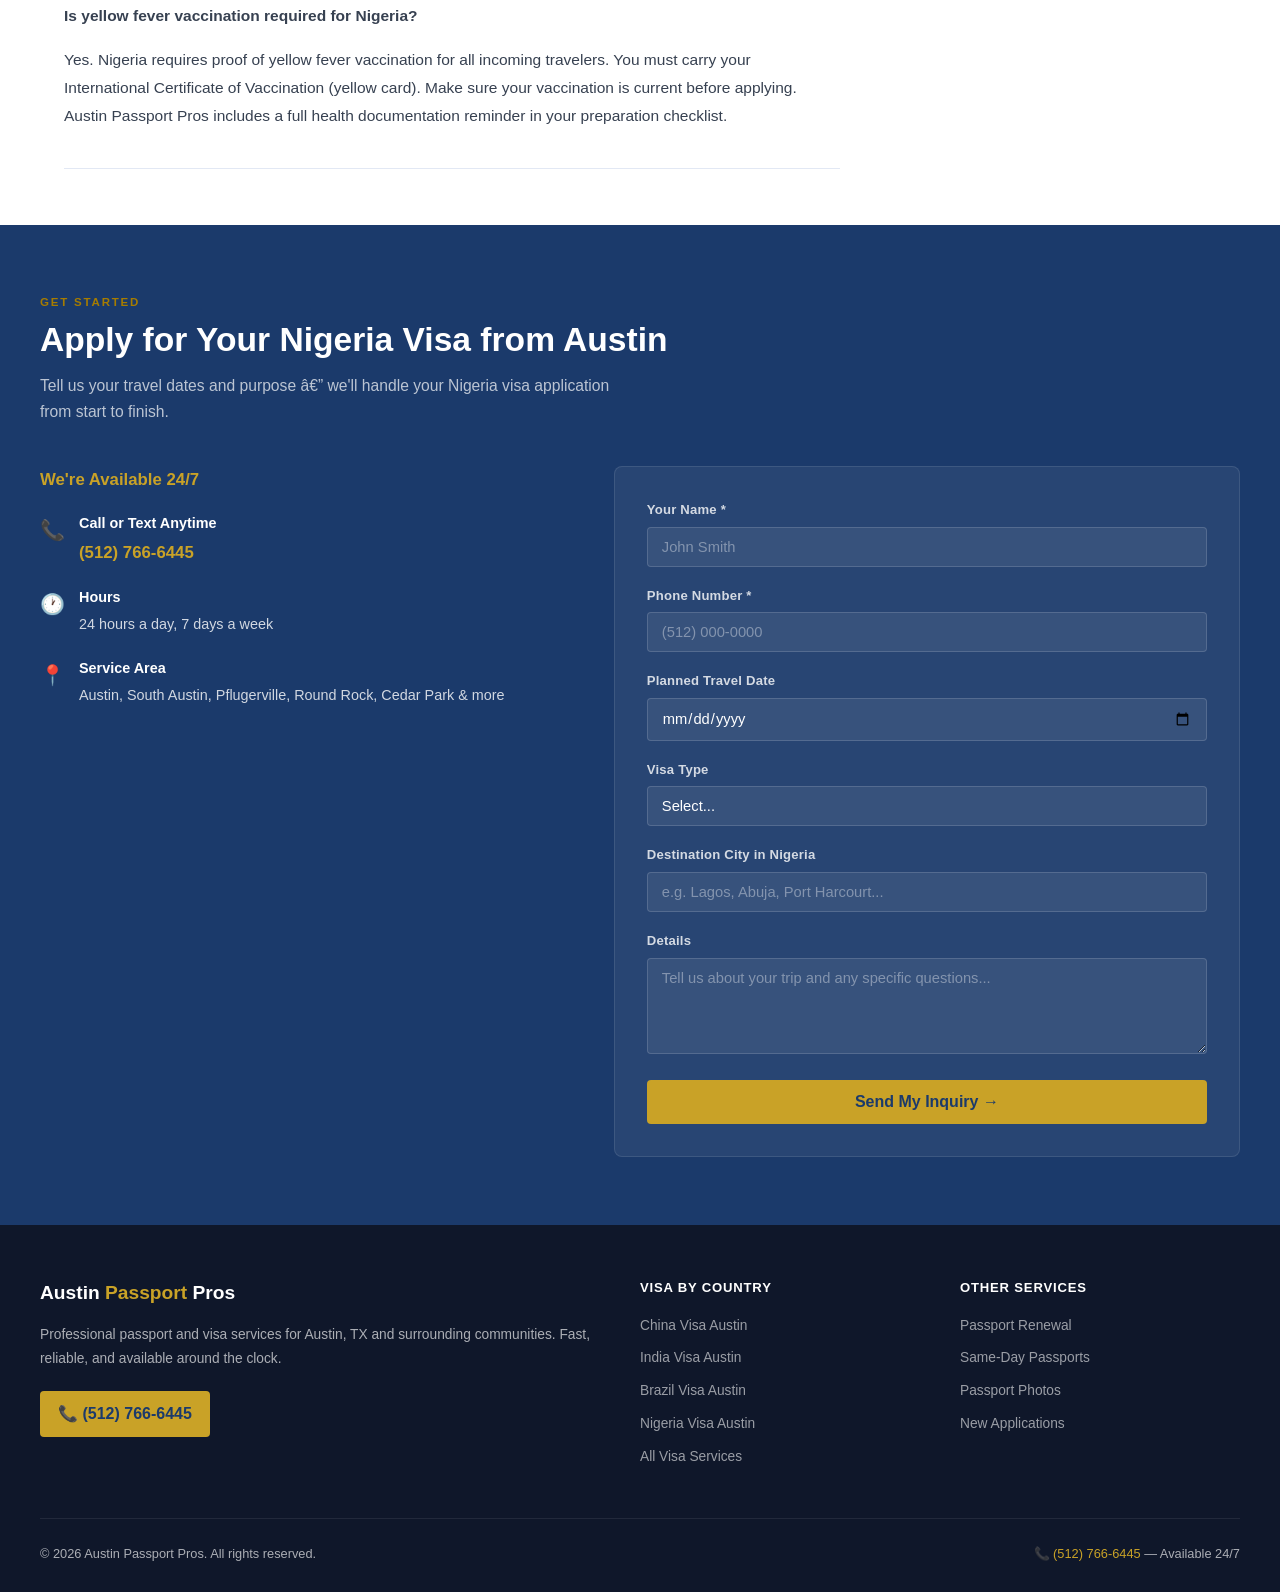
<file: nigeria-visa-austin.html>
﻿<!DOCTYPE html>
<html lang="en">
<head>
  <meta charset="UTF-8">
  <meta name="viewport" content="width=device-width, initial-scale=1.0">
  <title>Nigeria Visa in Austin, TX â€“ Application Help | Austin Passport Pros</title>
  <meta name="description" content="Need a Nigeria visa in Austin, TX? Austin Passport Pros helps U.S. citizens apply for Nigerian tourist, business &amp; work visas. Fast, accurate, 24/7. Call (512) 766-6445.">
  <meta name="robots" content="index, follow">
  <link rel="canonical" href="https://www.austinpassportpros.com/nigeria-visa-austin.html">
  <meta property="og:title" content="Nigeria Visa in Austin, TX | Austin Passport Pros">
  <meta property="og:description" content="Nigeria visa application help in Austin, TX. Tourist, business &amp; work visas. Call (512) 766-6445.">
  <meta property="og:url" content="https://www.austinpassportpros.com/nigeria-visa-austin.html">
  <meta property="og:type" content="article">
  <meta name="twitter:card" content="summary">
  <link rel="stylesheet" href="styles.css">
  <script type="application/ld+json">
  {
    "@context": "https://schema.org",
    "@type": "ProfessionalService",
    "name": "Austin Passport Pros",
    "telephone": "+15127666445",
    "url": "https://www.austinpassportpros.com",
    "openingHours": "Mo-Su 00:00-24:00",
    "areaServed": [{"@type": "City", "name": "Austin", "containedInPlace": {"@type": "State", "name": "Texas"}}]
  }
  </script>
  <script type="application/ld+json">
  {
    "@context": "https://schema.org",
    "@type": "BreadcrumbList",
    "itemListElement": [
      {"@type": "ListItem", "position": 1, "name": "Home", "item": "https://www.austinpassportpros.com/"},
      {"@type": "ListItem", "position": 2, "name": "Visa Services Austin", "item": "https://www.austinpassportpros.com/visa-services-austin.html"},
      {"@type": "ListItem", "position": 3, "name": "Nigeria Visa Austin", "item": "https://www.austinpassportpros.com/nigeria-visa-austin.html"}
    ]
  }
  </script>
  <script type="application/ld+json">
  {
    "@context": "https://schema.org",
    "@type": "FAQPage",
    "mainEntity": [
      {
        "@type": "Question",
        "name": "Do U.S. citizens need a visa to visit Nigeria?",
        "acceptedAnswer": {
          "@type": "Answer",
          "text": "Yes. U.S. citizens require a visa to enter Nigeria. Nigeria offers an e-Visa (electronic visa) that can be applied for online, as well as traditional embassy visas for certain categories. Austin Passport Pros helps Austin residents identify the correct visa type and complete the application accurately. Call (512) 766-6445."
        }
      },
      {
        "@type": "Question",
        "name": "How do I apply for a Nigeria e-Visa from Austin, TX?",
        "acceptedAnswer": {
          "@type": "Answer",
          "text": "The Nigeria e-Visa is applied for online through the Nigeria Immigration Service portal. You submit your application, upload required documents, pay the fee, and receive your e-Visa by email. Austin Passport Pros ensures your Nigeria e-Visa application is complete and accurate to avoid rejection or delays."
        }
      },
      {
        "@type": "Question",
        "name": "How long does Nigeria visa processing take from Austin?",
        "acceptedAnswer": {
          "@type": "Answer",
          "text": "Nigeria e-Visa processing typically takes 48â€“72 hours after a complete application is submitted. Standard embassy visa processing through the Houston consulate takes 5â€“7 business days. Austin Passport Pros helps you choose the right option for your travel timeline."
        }
      },
      {
        "@type": "Question",
        "name": "What documents do I need for a Nigeria visa from Austin?",
        "acceptedAnswer": {
          "@type": "Answer",
          "text": "For the Nigeria e-Visa: valid U.S. passport (6+ months validity), digital passport photo, return flight itinerary, hotel bookings or letter of invitation, and the application fee. For business travel, an invitation letter from a Nigerian company is also required. Austin Passport Pros provides a complete checklist for your specific visa type."
        }
      },
      {
        "@type": "Question",
        "name": "Where do Austin residents apply for a Nigeria embassy visa?",
        "acceptedAnswer": {
          "@type": "Answer",
          "text": "Austin residents needing a traditional Nigeria embassy visa apply through the Nigerian Consulate General in Houston, TX â€” the nearest Nigerian consulate to Austin. Austin Passport Pros prepares your complete application package for the Houston consulate submission."
        }
      }
    ]
  }
  </script>
</head>
<body>

<header>
  <div class="header-bar">
    <a href="tel:+15127666445">&#128222; Available 24/7 â€” Call or Text: (512) 766-6445</a>
  </div>
  <div class="header-main">
    <a href="/" class="logo">Austin <span>Passport</span> Pros</a>
    <button class="hamburger" id="hamburger" aria-label="Toggle navigation">
      <span></span><span></span><span></span>
    </button>
    <nav id="nav">
      <a href="/passport-renewal-austin">Passport Renewal</a>
      <a href="/same-day-passport-austin.html">Same-Day Passports</a>
      <a href="/passport-photos-austin.html">Passport Photos</a>
      <a href="/visa-services-austin.html">Visa Services</a>
      <a href="/visa-request.html" class="nav-outline">Request Visa &#8594;</a>
      <a href="tel:+15127666445" class="nav-cta">&#128222; (512) 766-6445</a>
    </nav>
  </div>
</header>

<main>

  <div class="article-hero">
    <div class="container">
      <p class="breadcrumb"><a href="/">Home</a> &rsaquo; <a href="/visa-services-austin.html">Visa Services Austin</a> &rsaquo; Nigeria Visa Austin, TX</p>
      <h1>Nigeria Visa in Austin, TX &mdash; e-Visa, Tourist &amp; Business Visa Assistance</h1>
      <p>Traveling to Nigeria from Austin? Austin Passport Pros helps U.S. citizens apply for Nigerian e-Visas and embassy visas â€” accurate applications, correct documentation, and 24/7 availability for the greater Austin area.</p>
    </div>
  </div>

  <div class="article-layout">
    <article class="article-body">

      <h2>Nigeria Visa Services for Austin Residents</h2>
      <p>Austin has one of the fastest-growing Nigerian and Nigerian-American communities in Texas. Whether you're visiting family in Lagos, Abuja, or Port Harcourt, conducting business, or traveling for a special occasion, Austin Passport Pros helps you get your Nigeria visa correctly and quickly.</p>
      <p>U.S. citizens are required to obtain a visa before traveling to Nigeria. Nigeria now offers a convenient e-Visa system for eligible travelers, as well as traditional embassy visas through the Nigerian Consulate General in Houston for certain categories. Austin Passport Pros handles both â€” and stays current on Nigeria's requirements so your application is accurate from the start.</p>

      <div class="highlight-box">
        <p><strong>Need a Nigeria visa from Austin?</strong> Call or text Austin Passport Pros at <a href="tel:+15127666445" style="color:var(--navy);font-weight:700;">(512) 766-6445</a> â€” available 24 hours a day, 7 days a week. We guide you through the full process.</p>
      </div>

      <h2>Nigeria e-Visa â€” The Fastest Option for Austin Travelers</h2>
      <p>Nigeria's electronic visa (e-Visa) system allows eligible U.S. citizens to apply for a Nigerian visa entirely online, without visiting a consulate in person. This is the fastest and most convenient route for most Austin residents traveling to Nigeria for tourism or short business visits.</p>

      <h3>How the Nigeria e-Visa Works</h3>
      <p>The Nigeria e-Visa is applied for through the Nigeria Immigration Service (NIS) official portal. The process works as follows:</p>
      <ol>
        <li>Create an account on the Nigeria Immigration Service e-Visa portal</li>
        <li>Complete the online application form accurately â€” errors are a common cause of rejection</li>
        <li>Upload required documents (passport scan, photo, flight itinerary, invitation letter if applicable)</li>
        <li>Pay the e-Visa fee online</li>
        <li>Receive your e-Visa approval by email within 48â€“72 hours</li>
        <li>Print your e-Visa and carry it with your passport when traveling</li>
      </ol>
      <p>Austin Passport Pros handles steps 1â€“5 on your behalf, ensuring every field is completed correctly and every required document is uploaded in the right format. A single error in the application can cause delays or rejection, which is especially stressful when you have flights booked.</p>

      <h3>Nigeria e-Visa Types</h3>
      <ul>
        <li><strong>Tourist e-Visa:</strong> For leisure travel, visiting family or friends in Nigeria. Typically valid for 30â€“90 days single entry.</li>
        <li><strong>Business e-Visa:</strong> For attending meetings, conferences, trade events, or short-term business activities in Nigeria. Requires an invitation letter from a Nigerian business or organization.</li>
        <li><strong>Temporary Work Permit (TWP):</strong> For short-term employment or contract work in Nigeria. Requires sponsorship from a Nigerian employer.</li>
      </ul>

      <h2>Nigeria Embassy Visa â€” Houston Consulate for Austin Residents</h2>
      <p>Certain Nigeria visa categories and longer-term stays require an in-person or mail-in application to the <strong>Nigerian Consulate General in Houston, TX</strong> â€” the nearest Nigerian consulate to Austin. Categories that may require the embassy route include:</p>
      <ul>
        <li>Long-term work visa (Subject to Regularization / STR visa)</li>
        <li>Diplomatic or official travel</li>
        <li>Journalists and media personnel</li>
        <li>Applicants whose e-Visa was denied and who need to appeal or reapply</li>
      </ul>
      <p>Austin Passport Pros prepares your complete application package for Houston consulate submission â€” correctly completed forms, properly formatted photos, organized supporting documents â€” and guides you through the submission process from start to finish.</p>

      <h2>Documents Required for a Nigeria Visa from Austin</h2>

      <h3>Nigeria e-Visa Requirements</h3>
      <ul>
        <li><strong>Valid U.S. passport</strong> with at least 6 months of validity beyond your travel dates and at least one blank page</li>
        <li><strong>Digital passport photo</strong> â€” white background, clear, recent, meeting Nigerian immigration specifications</li>
        <li><strong>Confirmed return flight itinerary</strong> (not required to be a paid ticket, but must show entry and exit dates)</li>
        <li><strong>Hotel booking confirmation</strong> or a letter of invitation from a host in Nigeria (name, address, phone number, relationship to applicant)</li>
        <li><strong>For business e-Visa:</strong> official invitation letter from a Nigerian company on letterhead, including the company's registration number</li>
        <li><strong>e-Visa application fee</strong> (paid online by credit/debit card)</li>
      </ul>

      <h3>Nigeria Embassy Visa Requirements (Houston Consulate)</h3>
      <ul>
        <li>Completed Nigerian visa application form (printed and signed)</li>
        <li>Valid U.S. passport with 6+ months validity and at least 2 blank pages</li>
        <li>Two recent passport-sized photos meeting Nigerian consular specifications</li>
        <li>Return flight itinerary</li>
        <li>Hotel reservation or letter of invitation from Nigerian host</li>
        <li>Yellow fever vaccination certificate (required for entry into Nigeria)</li>
        <li>For business: company invitation letter and business registration documents</li>
        <li>Consular application and service fees</li>
      </ul>

      <div class="highlight-box">
        <p><strong>Important:</strong> Nigeria requires proof of yellow fever vaccination for all travelers. Make sure your yellow fever vaccine is up to date and that you carry your International Certificate of Vaccination (yellow card). Austin Passport Pros reminds you of all health requirements when preparing your application.</p>
      </div>

      <h2>Nigeria Visa Processing Times from Austin</h2>
      <ul>
        <li><strong>Nigeria e-Visa:</strong> 48â€“72 hours after a complete online application is submitted</li>
        <li><strong>Houston consulate â€” standard:</strong> 5â€“7 business days after receipt of a complete application</li>
        <li><strong>Houston consulate â€” expedited:</strong> May be available for additional fee â€” call to confirm current availability</li>
      </ul>
      <p>Processing times do not include mailing time if submitting by mail to Houston. Austin Passport Pros helps you plan your application timeline so you receive your visa well before departure.</p>

      <h2>Traveling to Specific Destinations in Nigeria</h2>
      <p>Nigeria is a large country with distinct travel considerations depending on your destination. Austin travelers commonly visit:</p>
      <ul>
        <li><strong>Lagos</strong> â€” Nigeria's largest city and commercial hub; most common destination for business travelers and those visiting family</li>
        <li><strong>Abuja</strong> â€” The federal capital; common for government, diplomatic, and conference travel</li>
        <li><strong>Port Harcourt</strong> â€” Oil industry hub in the south; common for energy sector professionals</li>
        <li><strong>Enugu, Ibadan, Kano</strong> â€” Major regional cities with strong Nigerian-American family connections</li>
      </ul>
      <p>Regardless of your destination within Nigeria, the same visa requirements apply. Austin Passport Pros ensures you arrive fully prepared.</p>

      <h2>Also Need a Passport Before Your Nigeria Trip?</h2>
      <p>Your passport must be valid for at least 6 months beyond your Nigeria travel dates. If yours is expiring soon, Austin Passport Pros handles your <a href="/passport-renewal-austin" style="color:var(--navy);font-weight:600;">passport renewal</a> and Nigeria visa application together on a coordinated timeline â€” so you're not scrambling to meet two separate deadlines.</p>

      <h2>Serving Austin, Pflugerville, Round Rock &amp; Surrounding Areas</h2>
      <p>Austin Passport Pros serves residents throughout the greater Austin metro â€” including South Austin, Pflugerville, Round Rock, Cedar Park, Georgetown, Kyle, Buda, and Lakeway. We're available 24/7 because we know that passport and visa questions don't wait for business hours, especially when family is involved.</p>

      <h2>FAQ â€” Nigeria Visa from Austin, TX</h2>
      <div class="faq-list">
        <div class="faq-item">
          <p class="faq-q">Do U.S. citizens need a visa to visit Nigeria?</p>
          <p class="faq-a">Yes. U.S. citizens require a visa to enter Nigeria. The Nigeria e-Visa is available for tourism and short business visits and can be obtained entirely online. Austin Passport Pros handles the full application â€” call <a href="tel:+15127666445" style="color:var(--navy);font-weight:700;">(512) 766-6445</a> to get started.</p>
        </div>
        <div class="faq-item">
          <p class="faq-q">How do I apply for a Nigeria e-Visa from Austin?</p>
          <p class="faq-a">Through the Nigeria Immigration Service online portal. You upload your documents, pay the fee, and receive your e-Visa by email in 48â€“72 hours. Austin Passport Pros completes the application on your behalf to ensure it's correct and approved quickly.</p>
        </div>
        <div class="faq-item">
          <p class="faq-q">How long does Nigeria visa processing take from Austin?</p>
          <p class="faq-a">Nigeria e-Visa: 48â€“72 hours. Houston consulate standard processing: 5â€“7 business days. Austin Passport Pros recommends applying at least 2 weeks before travel to have comfortable lead time.</p>
        </div>
        <div class="faq-item">
          <p class="faq-q">What documents do I need for a Nigeria visa from Austin?</p>
          <p class="faq-a">For the e-Visa: valid passport (6+ months), digital photo, flight itinerary, hotel booking or invitation letter, and application fee. Business applicants also need a Nigerian company invitation letter. Austin Passport Pros gives you a complete, customized checklist.</p>
        </div>
        <div class="faq-item">
          <p class="faq-q">Is yellow fever vaccination required for Nigeria?</p>
          <p class="faq-a">Yes. Nigeria requires proof of yellow fever vaccination for all incoming travelers. You must carry your International Certificate of Vaccination (yellow card). Make sure your vaccination is current before applying. Austin Passport Pros includes a full health documentation reminder in your preparation checklist.</p>
        </div>
      </div>

    </article>

    <aside class="article-sidebar">
      <div class="sidebar-card">
        <h3>Nigeria Visa Help â€” Now</h3>
        <p>Available 24/7 for Nigeria e-Visa and embassy visa assistance across Austin and surrounding areas.</p>
        <a href="tel:+15127666445" class="sidebar-phone">&#128222; (512) 766-6445</a>
        <a href="/#contact" class="sidebar-contact">Or send us a message &rarr;</a>
      </div>
      <div class="sidebar-links">
        <h4>Visa by Country</h4>
        <a href="/china-visa-austin.html">&#127464;&#127475; China Visa Austin</a>
        <a href="/india-visa-austin.html">&#127470;&#127475; India Visa Austin</a>
        <a href="/brazil-visa-austin.html">&#127463;&#127479; Brazil Visa Austin</a>
        <a href="/nigeria-visa-austin.html">&#127475;&#127468; Nigeria Visa Austin</a>
        <a href="/visa-services-austin.html">&#128706; All Visa Services</a>
      </div>
    </aside>
  </div>

  <section class="contact" id="contact">
    <div class="container">
      <p class="section-label">Get Started</p>
      <h2 class="section-title">Apply for Your Nigeria Visa from Austin</h2>
      <p class="section-sub">Tell us your travel dates and purpose â€” we'll handle your Nigeria visa application from start to finish.</p>
      <div class="contact-grid">
        <div class="contact-info">
          <h3>We're Available 24/7</h3>
          <div class="contact-detail">
            <span class="icon">&#128222;</span>
            <div><strong>Call or Text Anytime</strong><a href="tel:+15127666445">(512) 766-6445</a></div>
          </div>
          <div class="contact-detail">
            <span class="icon">&#128336;</span>
            <div><strong>Hours</strong><p>24 hours a day, 7 days a week</p></div>
          </div>
          <div class="contact-detail">
            <span class="icon">&#128205;</span>
            <div><strong>Service Area</strong><p>Austin, South Austin, Pflugerville, Round Rock, Cedar Park &amp; more</p></div>
          </div>
        </div>
        <div>
          <form class="contact-form" action="https://formspree.io/f/YOUR_FORM_ID" method="POST">
            <input type="hidden" name="visa-country" value="Nigeria">
            <div class="form-group">
              <label for="name">Your Name *</label>
              <input type="text" id="name" name="name" placeholder="John Smith" required>
            </div>
            <div class="form-group">
              <label for="phone">Phone Number *</label>
              <input type="tel" id="phone" name="phone" placeholder="(512) 000-0000" required>
            </div>
            <div class="form-group">
              <label for="travel-date">Planned Travel Date</label>
              <input type="date" id="travel-date" name="travel-date">
            </div>
            <div class="form-group">
              <label for="visa-type">Visa Type</label>
              <select id="visa-type" name="visa-type">
                <option value="">Select...</option>
                <option>Tourist e-Visa</option>
                <option>Business e-Visa</option>
                <option>Work / Temporary Work Permit</option>
                <option>Embassy Visa (Houston Consulate)</option>
                <option>Not Sure â€” Need Advice</option>
              </select>
            </div>
            <div class="form-group">
              <label for="destination">Destination City in Nigeria</label>
              <input type="text" id="destination" name="destination" placeholder="e.g. Lagos, Abuja, Port Harcourt...">
            </div>
            <div class="form-group">
              <label for="message">Details</label>
              <textarea id="message" name="message" placeholder="Tell us about your trip and any specific questions..."></textarea>
            </div>
            <button type="submit" class="btn-submit">Send My Inquiry &#8594;</button>
          </form>
        </div>
      </div>
    </div>
  </section>

</main>

<footer>
  <div class="footer-grid">
    <div class="footer-brand">
      <a href="/" class="footer-logo">Austin <span>Passport</span> Pros</a>
      <p>Professional passport and visa services for Austin, TX and surrounding communities. Fast, reliable, and available around the clock.</p>
      <a href="tel:+15127666445" class="footer-phone">&#128222; (512) 766-6445</a>
    </div>
    <div class="footer-col">
      <h4>Visa by Country</h4>
      <a href="/china-visa-austin.html">China Visa Austin</a>
      <a href="/india-visa-austin.html">India Visa Austin</a>
      <a href="/brazil-visa-austin.html">Brazil Visa Austin</a>
      <a href="/nigeria-visa-austin.html">Nigeria Visa Austin</a>
      <a href="/visa-services-austin.html">All Visa Services</a>
    </div>
    <div class="footer-col">
      <h4>Other Services</h4>
      <a href="/passport-renewal-austin">Passport Renewal</a>
      <a href="/same-day-passport-austin.html">Same-Day Passports</a>
      <a href="/passport-photos-austin.html">Passport Photos</a>
      <a href="/#contact">New Applications</a>
    </div>
  </div>
  <div class="footer-bottom">
    <p>&copy; 2026 Austin Passport Pros. All rights reserved.</p>
    <p>&#128222; <a href="tel:+15127666445">(512) 766-6445</a> &mdash; Available 24/7</p>
  </div>
</footer>

<script>
  document.getElementById('hamburger').addEventListener('click', function() {
    document.getElementById('nav').classList.toggle('open');
  });
</script>
</body>
</html>
</file>
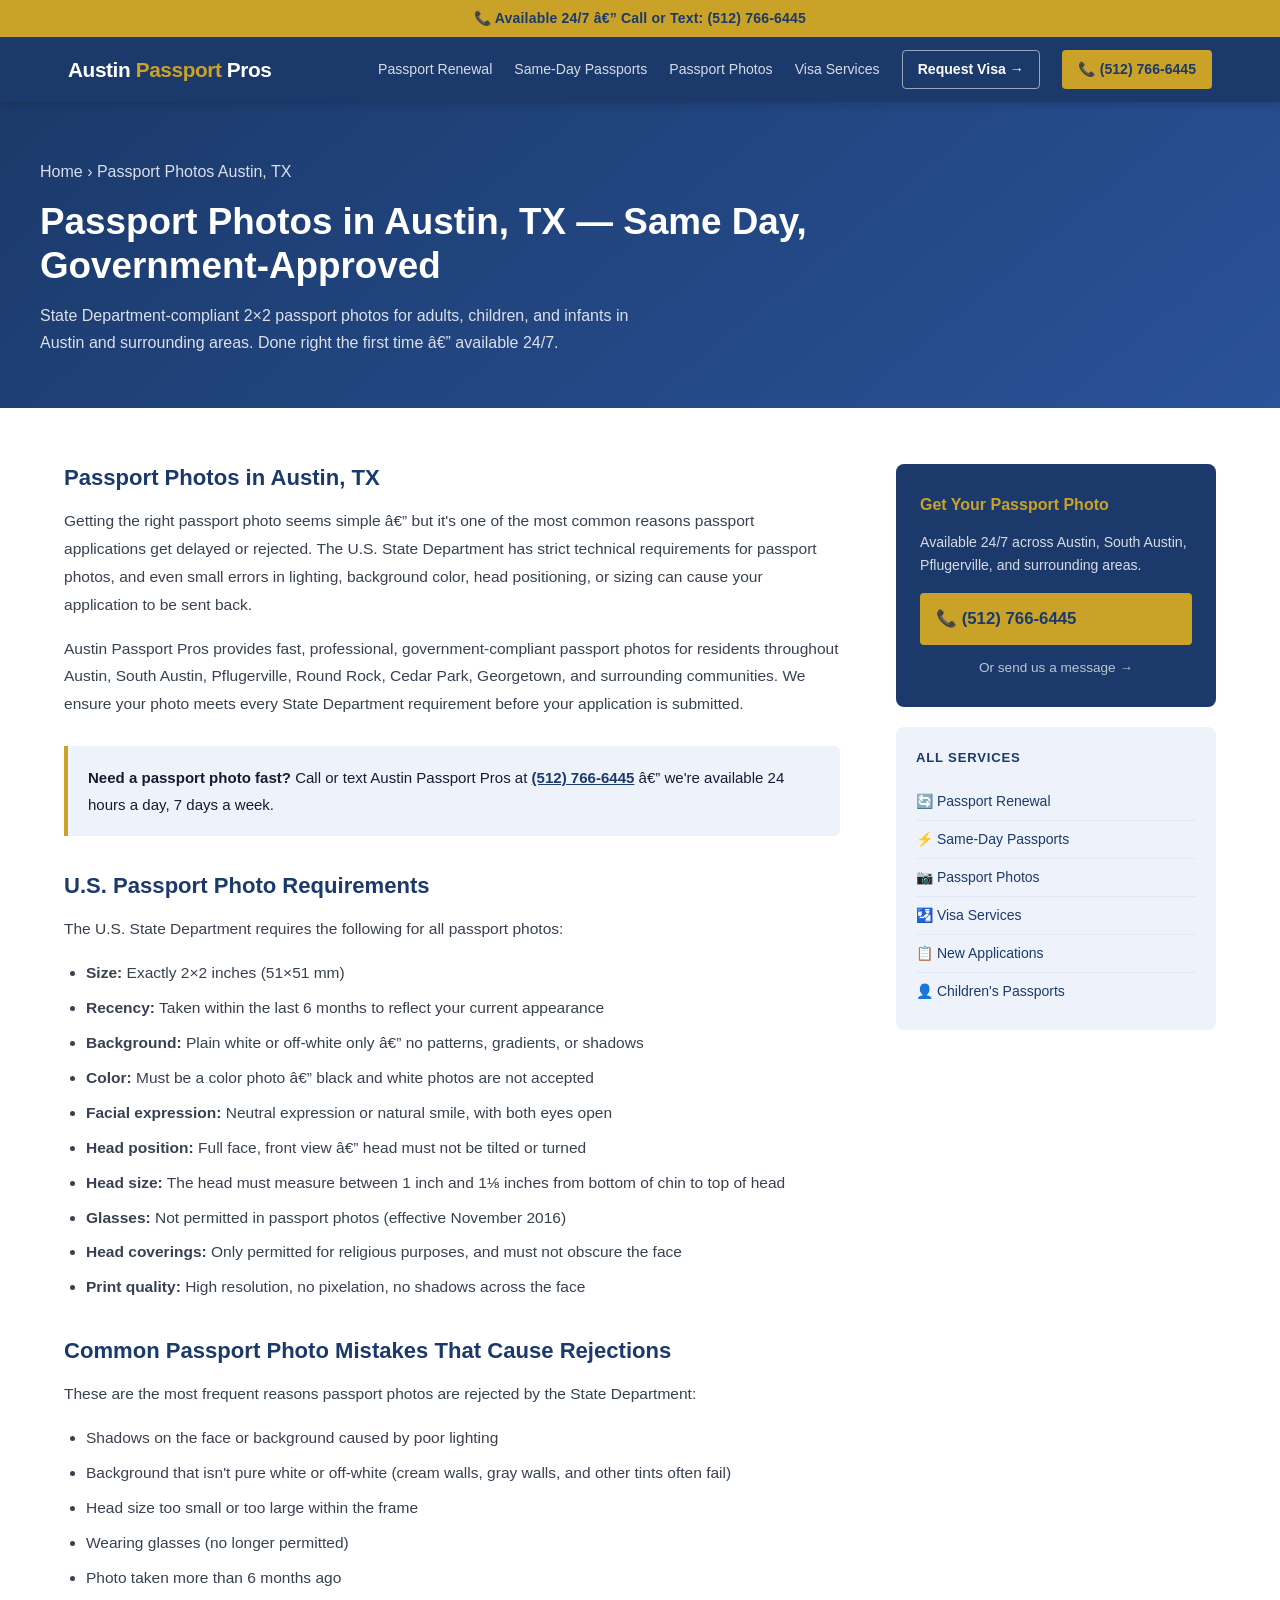
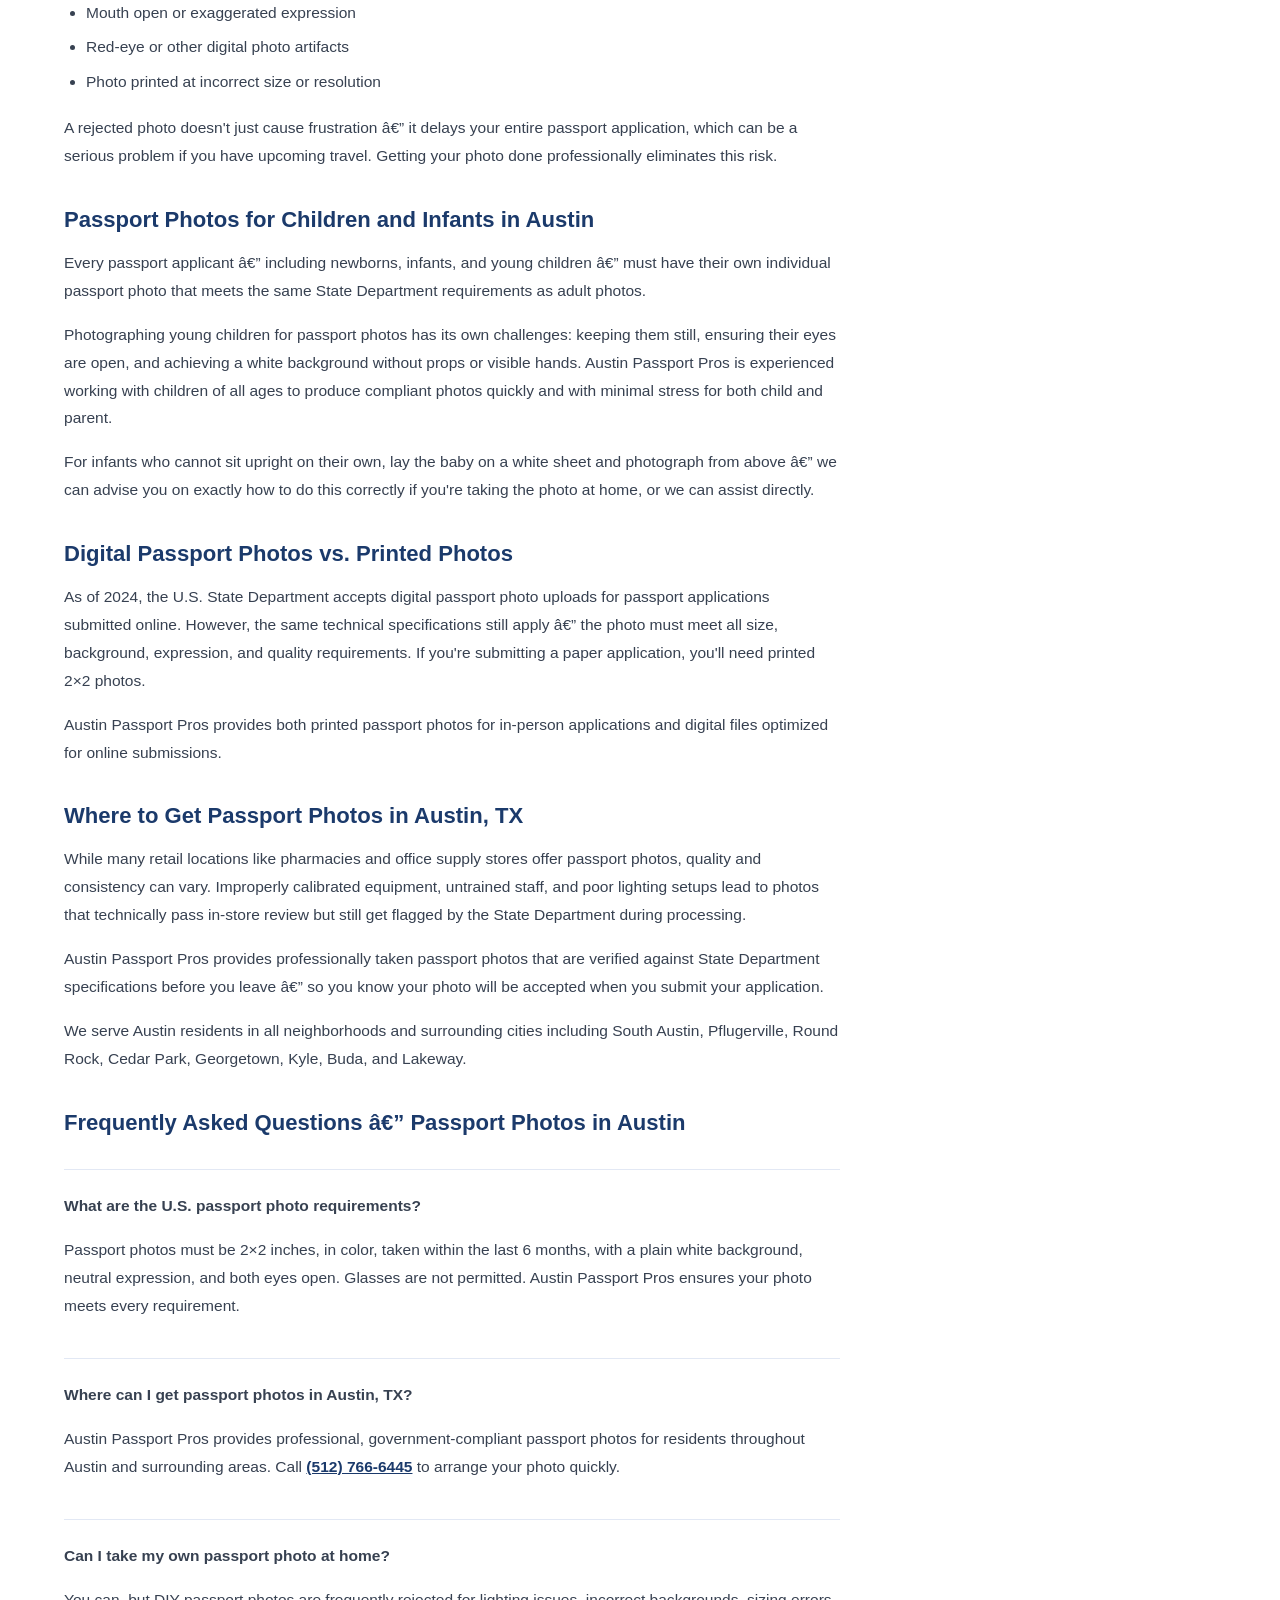
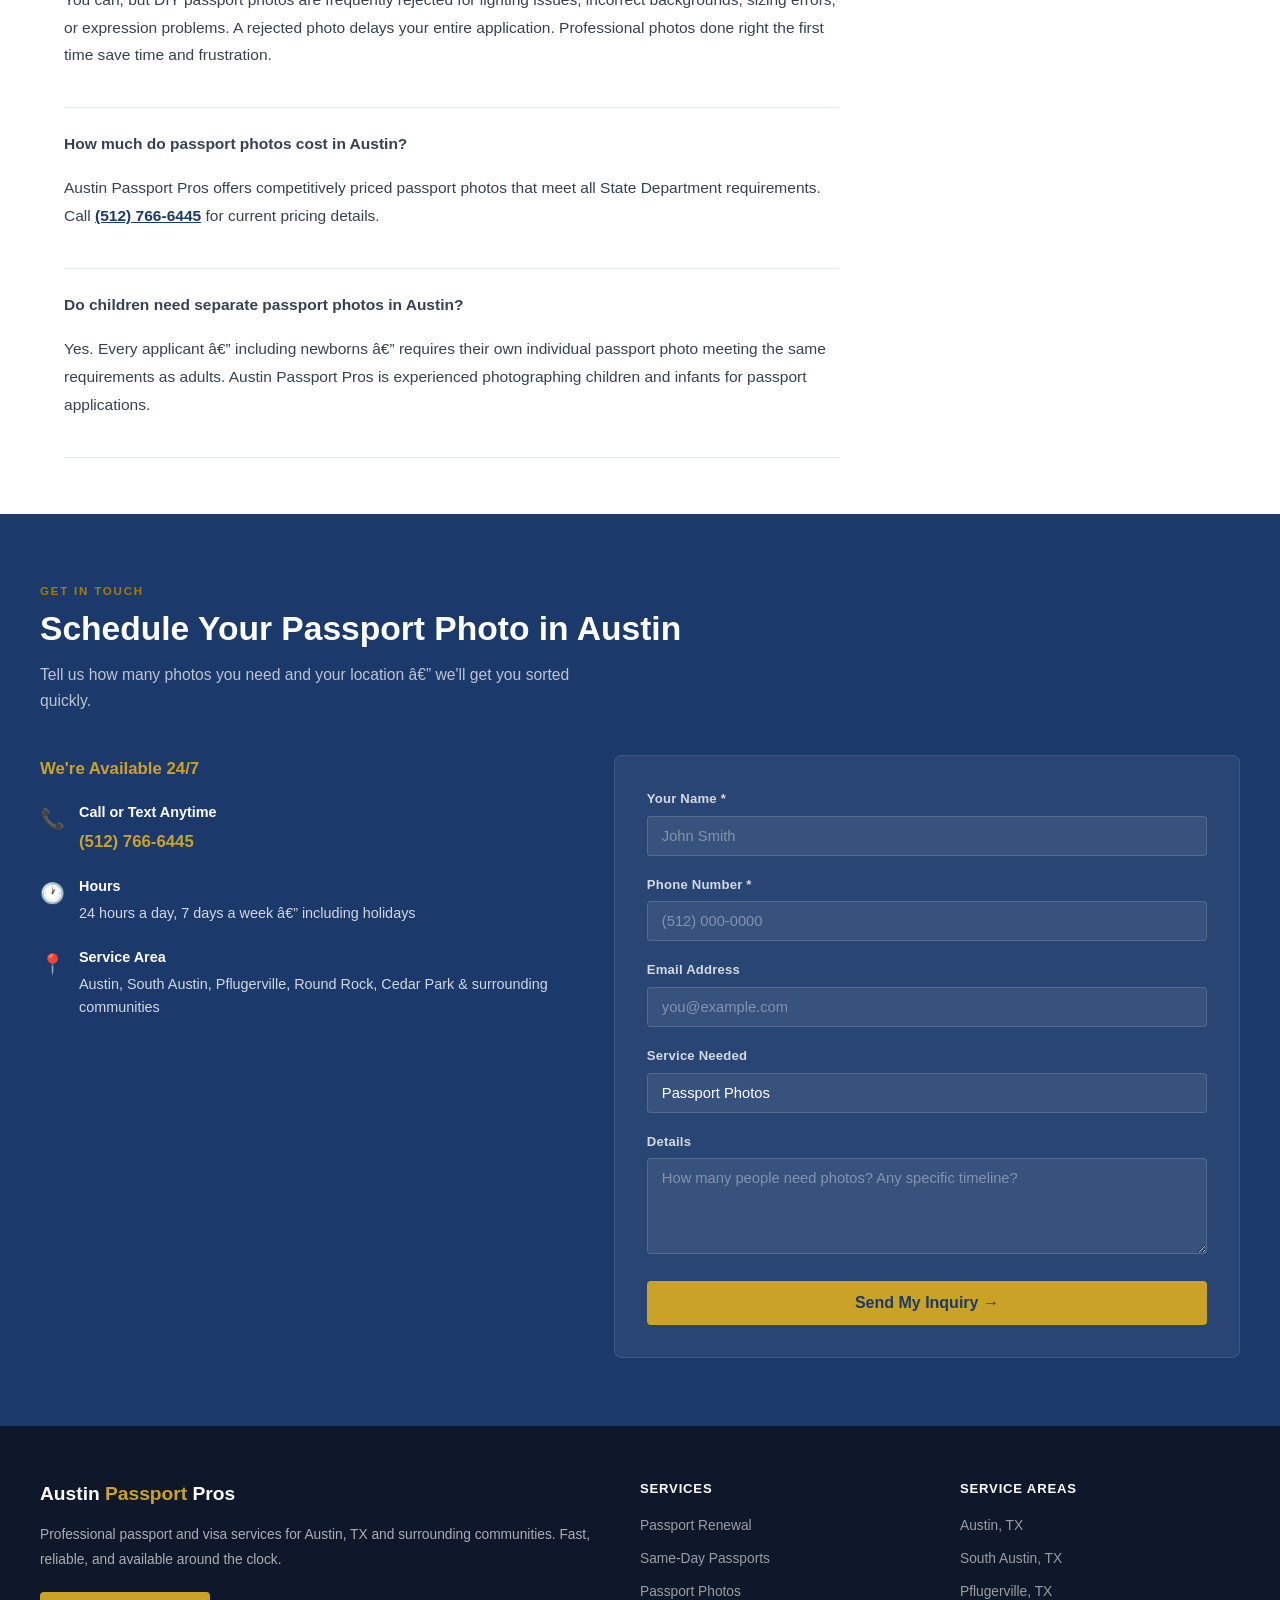
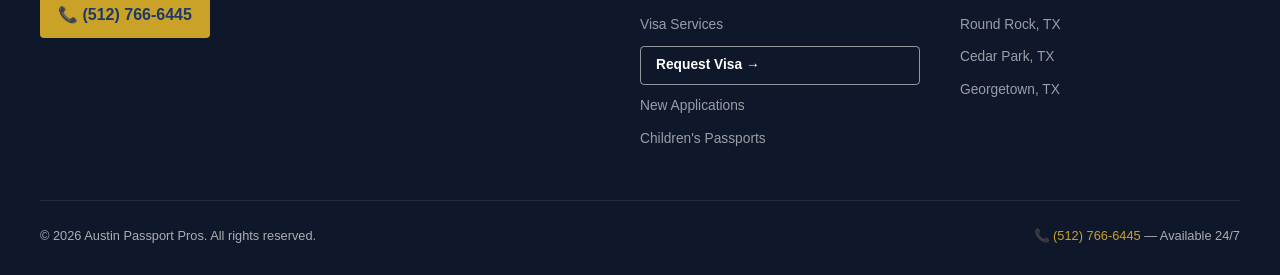
<file: passport-photos-austin.html>
﻿<!DOCTYPE html>
<html lang="en">
<head>
  <meta charset="UTF-8">
  <meta name="viewport" content="width=device-width, initial-scale=1.0">
  <title>Passport Photos in Austin, TX â€“ Same Day, Government-Approved | Austin Passport Pros</title>
  <meta name="description" content="Get government-compliant passport photos in Austin, TX. Austin Passport Pros provides same-day, State Department-approved 2x2 passport photos for adults &amp; children. Call (512) 766-6445.">
  <meta name="robots" content="index, follow">
  <link rel="canonical" href="https://www.austinpassportpros.com/passport-photos-austin.html">
  <meta property="og:title" content="Passport Photos in Austin, TX â€“ Same Day | Austin Passport Pros">
  <meta property="og:description" content="Same-day, government-approved passport photos in Austin, TX. Call (512) 766-6445.">
  <meta property="og:url" content="https://www.austinpassportpros.com/passport-photos-austin.html">
  <meta property="og:type" content="article">
  <meta name="twitter:card" content="summary">
  <link rel="stylesheet" href="styles.css">
  <script type="application/ld+json">
  {
    "@context": "https://schema.org",
    "@type": "ProfessionalService",
    "name": "Austin Passport Pros",
    "telephone": "+15127666445",
    "url": "https://www.austinpassportpros.com",
    "openingHours": "Mo-Su 00:00-24:00",
    "areaServed": [
      {"@type": "City", "name": "Austin", "containedInPlace": {"@type": "State", "name": "Texas"}},
      {"@type": "City", "name": "Pflugerville", "containedInPlace": {"@type": "State", "name": "Texas"}},
      {"@type": "City", "name": "Round Rock", "containedInPlace": {"@type": "State", "name": "Texas"}}
    ]
  }
  </script>
  <script type="application/ld+json">
  {
    "@context": "https://schema.org",
    "@type": "BreadcrumbList",
    "itemListElement": [
      {"@type": "ListItem", "position": 1, "name": "Home", "item": "https://www.austinpassportpros.com/"},
      {"@type": "ListItem", "position": 2, "name": "Passport Photos Austin", "item": "https://www.austinpassportpros.com/passport-photos-austin.html"}
    ]
  }
  </script>
  <script type="application/ld+json">
  {
    "@context": "https://schema.org",
    "@type": "FAQPage",
    "mainEntity": [
      {
        "@type": "Question",
        "name": "What are the U.S. passport photo requirements?",
        "acceptedAnswer": {
          "@type": "Answer",
          "text": "U.S. passport photos must be 2x2 inches (51x51mm), taken within the last 6 months, show a full front-facing view of the face, have a plain white or off-white background, be in color, and show natural facial expression with mouth closed. Glasses are not permitted. Head coverings are only allowed for religious reasons."
        }
      },
      {
        "@type": "Question",
        "name": "Where can I get passport photos in Austin, TX?",
        "acceptedAnswer": {
          "@type": "Answer",
          "text": "Austin Passport Pros provides government-compliant passport photos for Austin residents and surrounding areas including Pflugerville, Round Rock, Cedar Park, and South Austin. Call (512) 766-6445 to arrange your passport photo quickly."
        }
      },
      {
        "@type": "Question",
        "name": "Can I take my own passport photo at home?",
        "acceptedAnswer": {
          "@type": "Answer",
          "text": "Technically yes, but DIY passport photos are frequently rejected due to lighting issues, background problems, incorrect sizing, or expression requirements. A rejected photo can delay your passport application. Professional passport photos done right the first time save time and frustration."
        }
      },
      {
        "@type": "Question",
        "name": "How much do passport photos cost in Austin?",
        "acceptedAnswer": {
          "@type": "Answer",
          "text": "Passport photo costs vary by provider. Austin Passport Pros offers competitively priced passport photos that meet all State Department requirements. Call (512) 766-6445 for current pricing and to schedule your photo."
        }
      },
      {
        "@type": "Question",
        "name": "Do children need separate passport photos?",
        "acceptedAnswer": {
          "@type": "Answer",
          "text": "Yes. Every applicant, including newborns and infants, requires their own passport photo. The same size and quality requirements apply to children. Austin Passport Pros is experienced with photographing children of all ages for passport applications."
        }
      }
    ]
  }
  </script>
</head>
<body>

<header>
  <div class="header-bar">
    <a href="tel:+15127666445">&#128222; Available 24/7 â€” Call or Text: (512) 766-6445</a>
  </div>
  <div class="header-main">
    <a href="/" class="logo">Austin <span>Passport</span> Pros</a>
    <button class="hamburger" id="hamburger" aria-label="Toggle navigation">
      <span></span><span></span><span></span>
    </button>
    <nav id="nav">
      <a href="/passport-renewal-austin">Passport Renewal</a>
      <a href="/same-day-passport-austin.html">Same-Day Passports</a>
      <a href="/passport-photos-austin.html">Passport Photos</a>
      <a href="/visa-services-austin.html">Visa Services</a>
      <a href="/visa-request.html" class="nav-outline">Request Visa &#8594;</a>
      <a href="tel:+15127666445" class="nav-cta">&#128222; (512) 766-6445</a>
    </nav>
  </div>
</header>

<main>

  <div class="article-hero">
    <div class="container">
      <p class="breadcrumb"><a href="/">Home</a> &rsaquo; Passport Photos Austin, TX</p>
      <h1>Passport Photos in Austin, TX &mdash; Same Day, Government-Approved</h1>
      <p>State Department-compliant 2&#215;2 passport photos for adults, children, and infants in Austin and surrounding areas. Done right the first time â€” available 24/7.</p>
    </div>
  </div>

  <div class="article-layout">
    <article class="article-body">

      <h2>Passport Photos in Austin, TX</h2>
      <p>Getting the right passport photo seems simple â€” but it's one of the most common reasons passport applications get delayed or rejected. The U.S. State Department has strict technical requirements for passport photos, and even small errors in lighting, background color, head positioning, or sizing can cause your application to be sent back.</p>
      <p>Austin Passport Pros provides fast, professional, government-compliant passport photos for residents throughout Austin, South Austin, Pflugerville, Round Rock, Cedar Park, Georgetown, and surrounding communities. We ensure your photo meets every State Department requirement before your application is submitted.</p>

      <div class="highlight-box">
        <p><strong>Need a passport photo fast?</strong> Call or text Austin Passport Pros at <a href="tel:+15127666445" style="color:var(--navy);font-weight:700;">(512) 766-6445</a> â€” we're available 24 hours a day, 7 days a week.</p>
      </div>

      <h2>U.S. Passport Photo Requirements</h2>
      <p>The U.S. State Department requires the following for all passport photos:</p>
      <ul>
        <li><strong>Size:</strong> Exactly 2&#215;2 inches (51&#215;51 mm)</li>
        <li><strong>Recency:</strong> Taken within the last 6 months to reflect your current appearance</li>
        <li><strong>Background:</strong> Plain white or off-white only â€” no patterns, gradients, or shadows</li>
        <li><strong>Color:</strong> Must be a color photo â€” black and white photos are not accepted</li>
        <li><strong>Facial expression:</strong> Neutral expression or natural smile, with both eyes open</li>
        <li><strong>Head position:</strong> Full face, front view â€” head must not be tilted or turned</li>
        <li><strong>Head size:</strong> The head must measure between 1 inch and 1&#8539; inches from bottom of chin to top of head</li>
        <li><strong>Glasses:</strong> Not permitted in passport photos (effective November 2016)</li>
        <li><strong>Head coverings:</strong> Only permitted for religious purposes, and must not obscure the face</li>
        <li><strong>Print quality:</strong> High resolution, no pixelation, no shadows across the face</li>
      </ul>

      <h2>Common Passport Photo Mistakes That Cause Rejections</h2>
      <p>These are the most frequent reasons passport photos are rejected by the State Department:</p>
      <ul>
        <li>Shadows on the face or background caused by poor lighting</li>
        <li>Background that isn't pure white or off-white (cream walls, gray walls, and other tints often fail)</li>
        <li>Head size too small or too large within the frame</li>
        <li>Wearing glasses (no longer permitted)</li>
        <li>Photo taken more than 6 months ago</li>
        <li>Mouth open or exaggerated expression</li>
        <li>Red-eye or other digital photo artifacts</li>
        <li>Photo printed at incorrect size or resolution</li>
      </ul>
      <p>A rejected photo doesn't just cause frustration â€” it delays your entire passport application, which can be a serious problem if you have upcoming travel. Getting your photo done professionally eliminates this risk.</p>

      <h2>Passport Photos for Children and Infants in Austin</h2>
      <p>Every passport applicant â€” including newborns, infants, and young children â€” must have their own individual passport photo that meets the same State Department requirements as adult photos.</p>
      <p>Photographing young children for passport photos has its own challenges: keeping them still, ensuring their eyes are open, and achieving a white background without props or visible hands. Austin Passport Pros is experienced working with children of all ages to produce compliant photos quickly and with minimal stress for both child and parent.</p>
      <p>For infants who cannot sit upright on their own, lay the baby on a white sheet and photograph from above â€” we can advise you on exactly how to do this correctly if you're taking the photo at home, or we can assist directly.</p>

      <h2>Digital Passport Photos vs. Printed Photos</h2>
      <p>As of 2024, the U.S. State Department accepts digital passport photo uploads for passport applications submitted online. However, the same technical specifications still apply â€” the photo must meet all size, background, expression, and quality requirements. If you're submitting a paper application, you'll need printed 2&#215;2 photos.</p>
      <p>Austin Passport Pros provides both printed passport photos for in-person applications and digital files optimized for online submissions.</p>

      <h2>Where to Get Passport Photos in Austin, TX</h2>
      <p>While many retail locations like pharmacies and office supply stores offer passport photos, quality and consistency can vary. Improperly calibrated equipment, untrained staff, and poor lighting setups lead to photos that technically pass in-store review but still get flagged by the State Department during processing.</p>
      <p>Austin Passport Pros provides professionally taken passport photos that are verified against State Department specifications before you leave â€” so you know your photo will be accepted when you submit your application.</p>
      <p>We serve Austin residents in all neighborhoods and surrounding cities including South Austin, Pflugerville, Round Rock, Cedar Park, Georgetown, Kyle, Buda, and Lakeway.</p>

      <h2>Frequently Asked Questions â€” Passport Photos in Austin</h2>
      <div class="faq-list">
        <div class="faq-item">
          <p class="faq-q">What are the U.S. passport photo requirements?</p>
          <p class="faq-a">Passport photos must be 2&#215;2 inches, in color, taken within the last 6 months, with a plain white background, neutral expression, and both eyes open. Glasses are not permitted. Austin Passport Pros ensures your photo meets every requirement.</p>
        </div>
        <div class="faq-item">
          <p class="faq-q">Where can I get passport photos in Austin, TX?</p>
          <p class="faq-a">Austin Passport Pros provides professional, government-compliant passport photos for residents throughout Austin and surrounding areas. Call <a href="tel:+15127666445" style="color:var(--navy);font-weight:700;">(512) 766-6445</a> to arrange your photo quickly.</p>
        </div>
        <div class="faq-item">
          <p class="faq-q">Can I take my own passport photo at home?</p>
          <p class="faq-a">You can, but DIY passport photos are frequently rejected for lighting issues, incorrect backgrounds, sizing errors, or expression problems. A rejected photo delays your entire application. Professional photos done right the first time save time and frustration.</p>
        </div>
        <div class="faq-item">
          <p class="faq-q">How much do passport photos cost in Austin?</p>
          <p class="faq-a">Austin Passport Pros offers competitively priced passport photos that meet all State Department requirements. Call <a href="tel:+15127666445" style="color:var(--navy);font-weight:700;">(512) 766-6445</a> for current pricing details.</p>
        </div>
        <div class="faq-item">
          <p class="faq-q">Do children need separate passport photos in Austin?</p>
          <p class="faq-a">Yes. Every applicant â€” including newborns â€” requires their own individual passport photo meeting the same requirements as adults. Austin Passport Pros is experienced photographing children and infants for passport applications.</p>
        </div>
      </div>

    </article>

    <aside class="article-sidebar">
      <div class="sidebar-card">
        <h3>Get Your Passport Photo</h3>
        <p>Available 24/7 across Austin, South Austin, Pflugerville, and surrounding areas.</p>
        <a href="tel:+15127666445" class="sidebar-phone">&#128222; (512) 766-6445</a>
        <a href="/#contact" class="sidebar-contact">Or send us a message &rarr;</a>
      </div>
      <div class="sidebar-links">
        <h4>All Services</h4>
        <a href="/passport-renewal-austin">&#128260; Passport Renewal</a>
        <a href="/same-day-passport-austin.html">&#9889; Same-Day Passports</a>
        <a href="/passport-photos-austin.html">&#128247; Passport Photos</a>
        <a href="/visa-services-austin.html">&#128706; Visa Services</a>
        <a href="/#contact">&#128203; New Applications</a>
        <a href="/#contact">&#128100; Children's Passports</a>
      </div>
    </aside>
  </div>

  <!-- CONTACT -->
  <section class="contact" id="contact">
    <div class="container">
      <p class="section-label">Get In Touch</p>
      <h2 class="section-title">Schedule Your Passport Photo in Austin</h2>
      <p class="section-sub">Tell us how many photos you need and your location â€” we'll get you sorted quickly.</p>
      <div class="contact-grid">
        <div class="contact-info">
          <h3>We're Available 24/7</h3>
          <div class="contact-detail">
            <span class="icon">&#128222;</span>
            <div>
              <strong>Call or Text Anytime</strong>
              <a href="tel:+15127666445">(512) 766-6445</a>
            </div>
          </div>
          <div class="contact-detail">
            <span class="icon">&#128336;</span>
            <div>
              <strong>Hours</strong>
              <p>24 hours a day, 7 days a week â€” including holidays</p>
            </div>
          </div>
          <div class="contact-detail">
            <span class="icon">&#128205;</span>
            <div>
              <strong>Service Area</strong>
              <p>Austin, South Austin, Pflugerville, Round Rock, Cedar Park &amp; surrounding communities</p>
            </div>
          </div>
        </div>
        <div>
          <form class="contact-form" action="https://formspree.io/f/YOUR_FORM_ID" method="POST">
            <div class="form-group">
              <label for="name">Your Name *</label>
              <input type="text" id="name" name="name" placeholder="John Smith" required>
            </div>
            <div class="form-group">
              <label for="phone">Phone Number *</label>
              <input type="tel" id="phone" name="phone" placeholder="(512) 000-0000" required>
            </div>
            <div class="form-group">
              <label for="email">Email Address</label>
              <input type="email" id="email" name="email" placeholder="you@example.com">
            </div>
            <div class="form-group">
              <label for="service">Service Needed</label>
              <select id="service" name="service">
                <option value="Passport Photos">Passport Photos</option>
                <option>Passport Renewal</option>
                <option>Same-Day / Expedited Passport</option>
                <option>New Passport Application</option>
                <option>Visa Services</option>
                <option>Other</option>
              </select>
            </div>
            <div class="form-group">
              <label for="message">Details</label>
              <textarea id="message" name="message" placeholder="How many people need photos? Any specific timeline?"></textarea>
            </div>
            <button type="submit" class="btn-submit">Send My Inquiry &#8594;</button>
          </form>
        </div>
      </div>
    </div>
  </section>

</main>

<footer>
  <div class="footer-grid">
    <div class="footer-brand">
      <a href="/" class="footer-logo">Austin <span>Passport</span> Pros</a>
      <p>Professional passport and visa services for Austin, TX and surrounding communities. Fast, reliable, and available around the clock.</p>
      <a href="tel:+15127666445" class="footer-phone">&#128222; (512) 766-6445</a>
    </div>
    <div class="footer-col">
      <h4>Services</h4>
      <a href="/passport-renewal-austin">Passport Renewal</a>
      <a href="/same-day-passport-austin.html">Same-Day Passports</a>
      <a href="/passport-photos-austin.html">Passport Photos</a>
      <a href="/visa-services-austin.html">Visa Services</a>
      <a href="/visa-request.html" class="nav-outline">Request Visa &#8594;</a>
      <a href="/#contact">New Applications</a>
      <a href="/#contact">Children's Passports</a>
    </div>
    <div class="footer-col">
      <h4>Service Areas</h4>
      <a href="/">Austin, TX</a>
      <a href="/">South Austin, TX</a>
      <a href="/">Pflugerville, TX</a>
      <a href="/">Round Rock, TX</a>
      <a href="/">Cedar Park, TX</a>
      <a href="/">Georgetown, TX</a>
    </div>
  </div>
  <div class="footer-bottom">
    <p>&copy; 2026 Austin Passport Pros. All rights reserved.</p>
    <p>&#128222; <a href="tel:+15127666445">(512) 766-6445</a> &mdash; Available 24/7</p>
  </div>
</footer>

<script>
  document.getElementById('hamburger').addEventListener('click', function() {
    document.getElementById('nav').classList.toggle('open');
  });
</script>
</body>
</html>
</file>
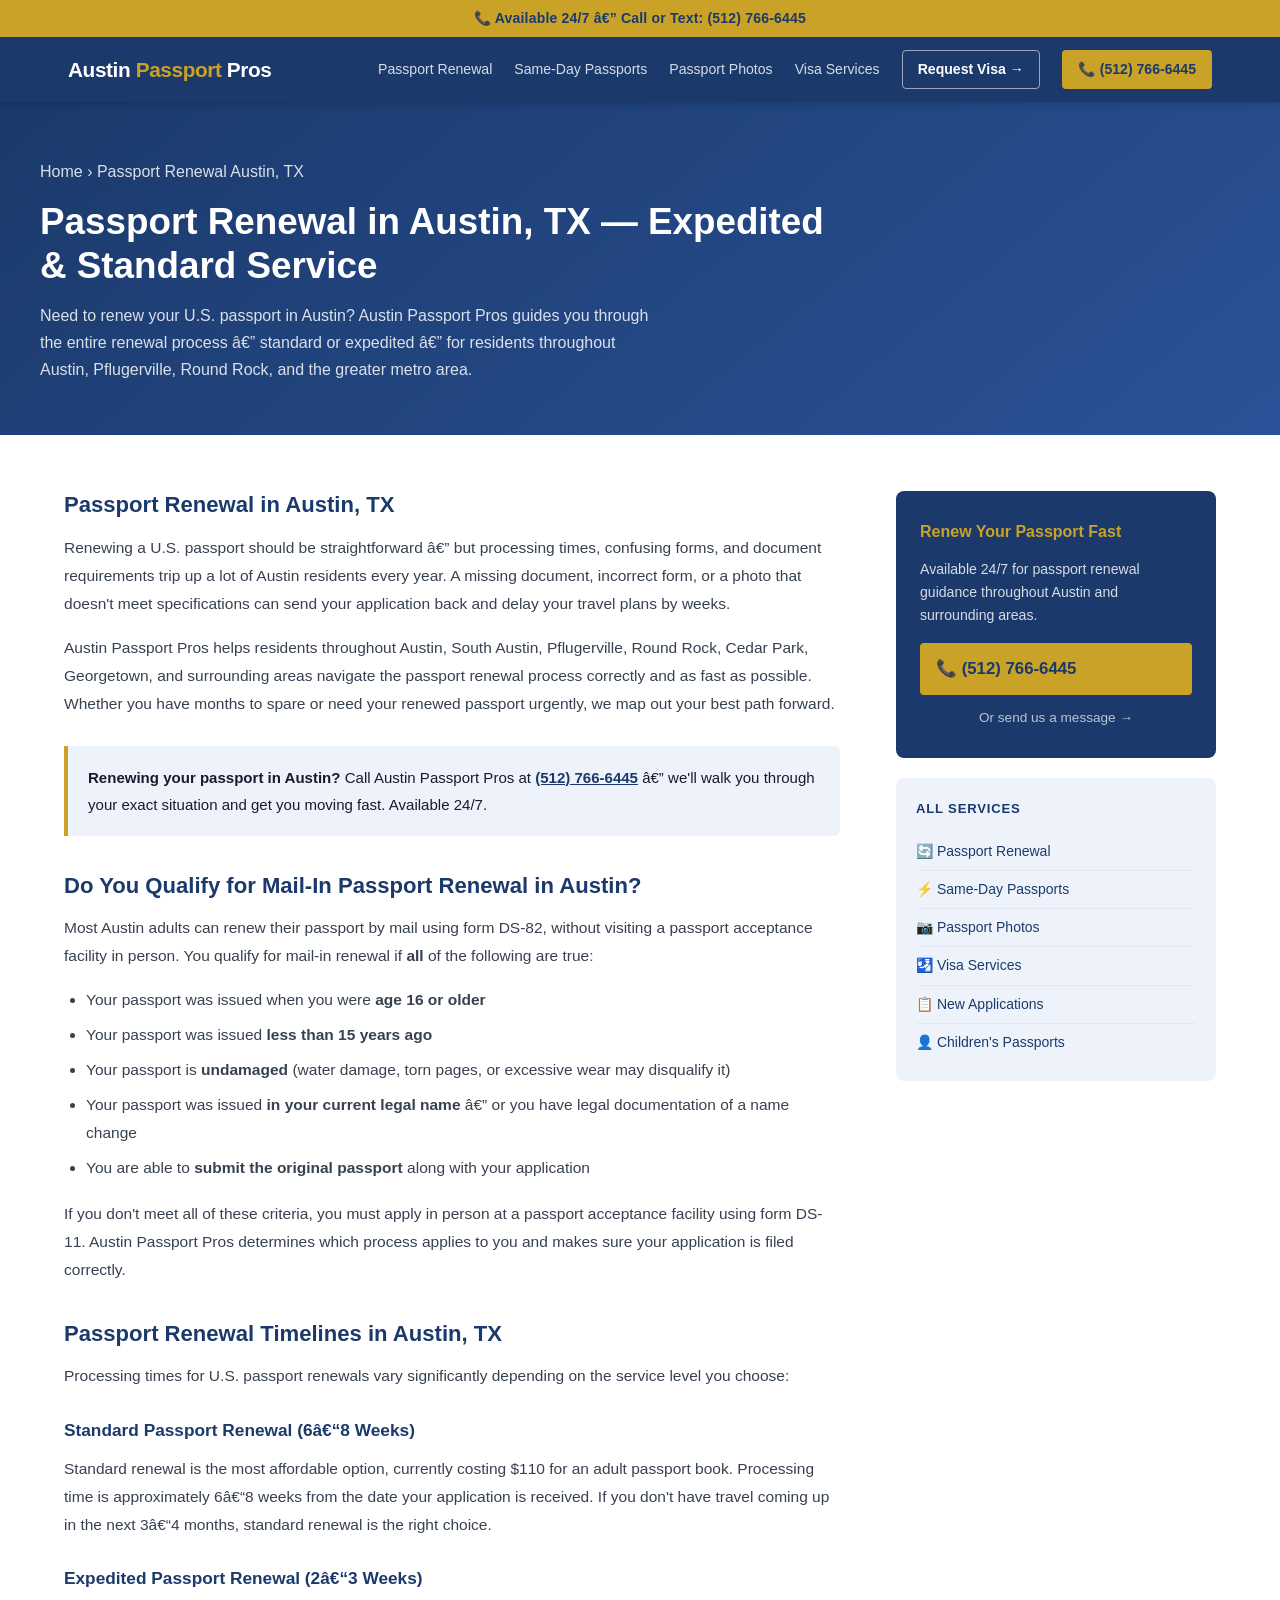
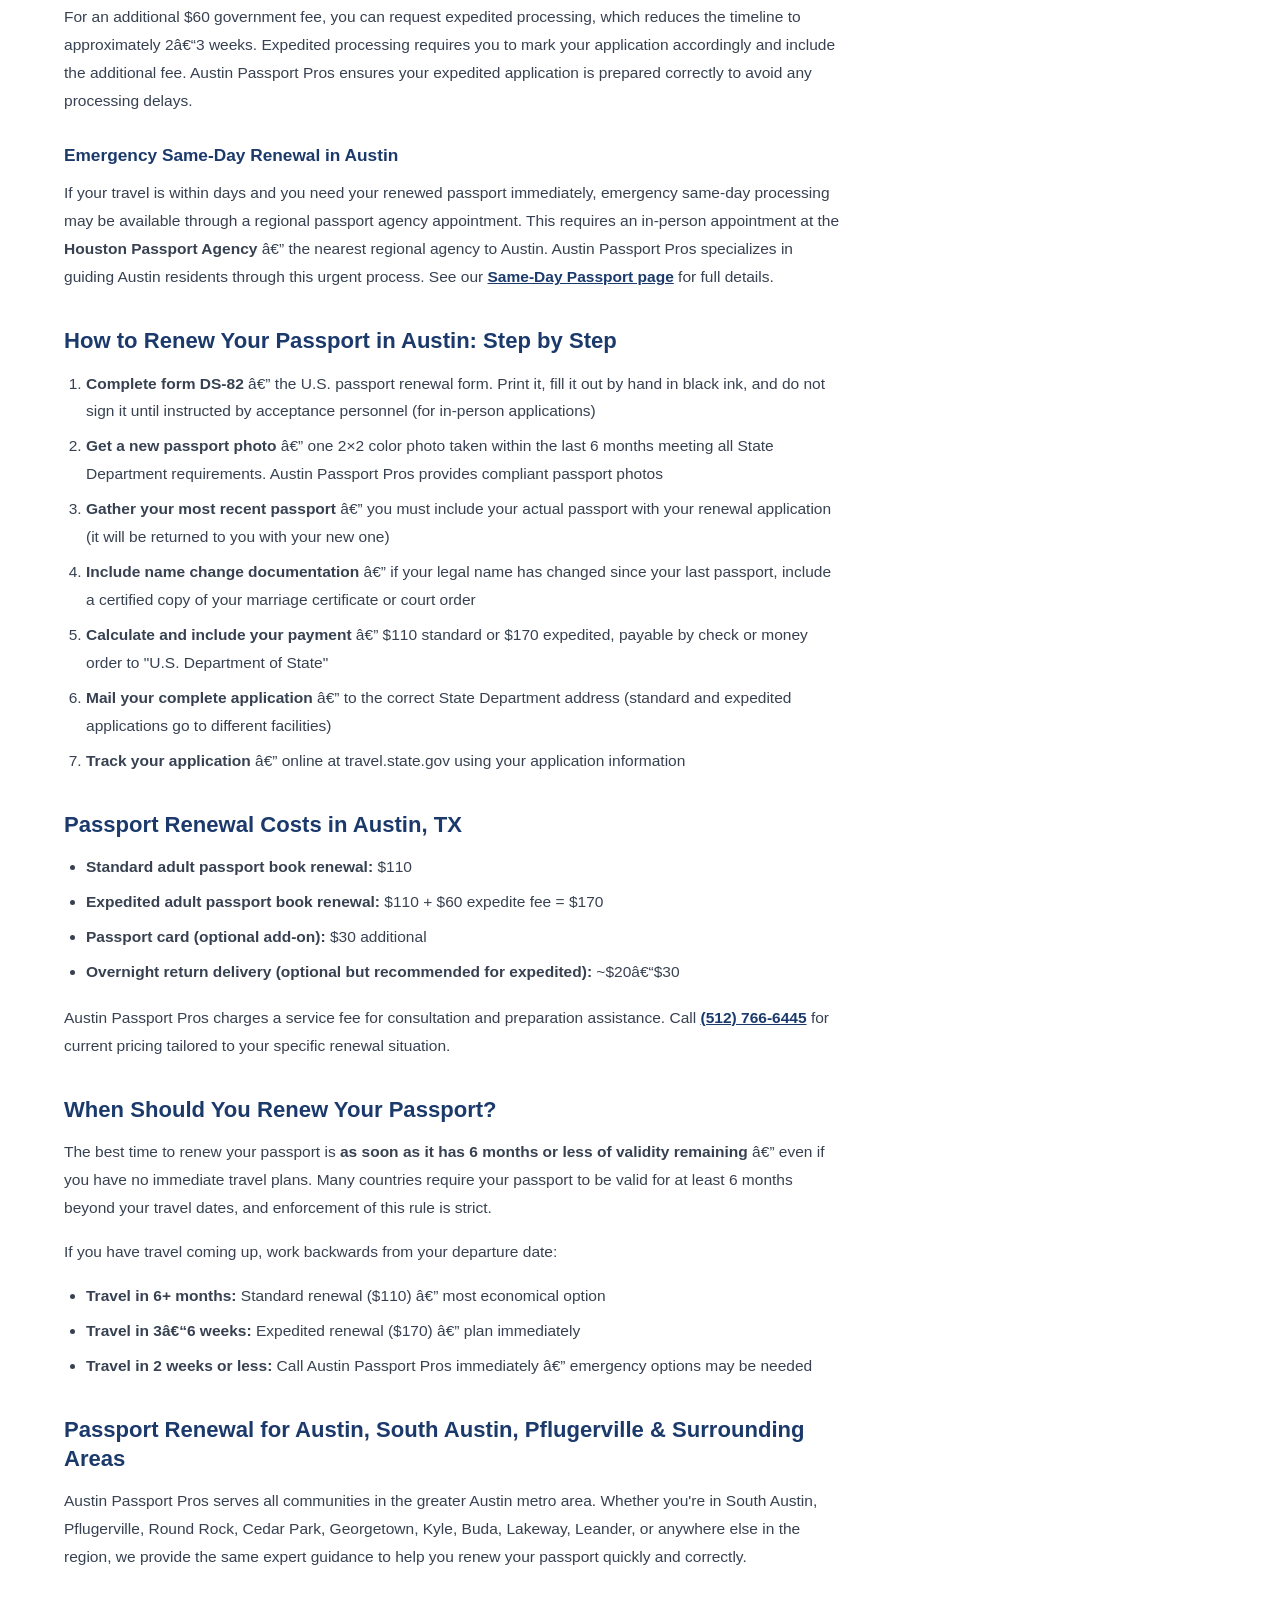
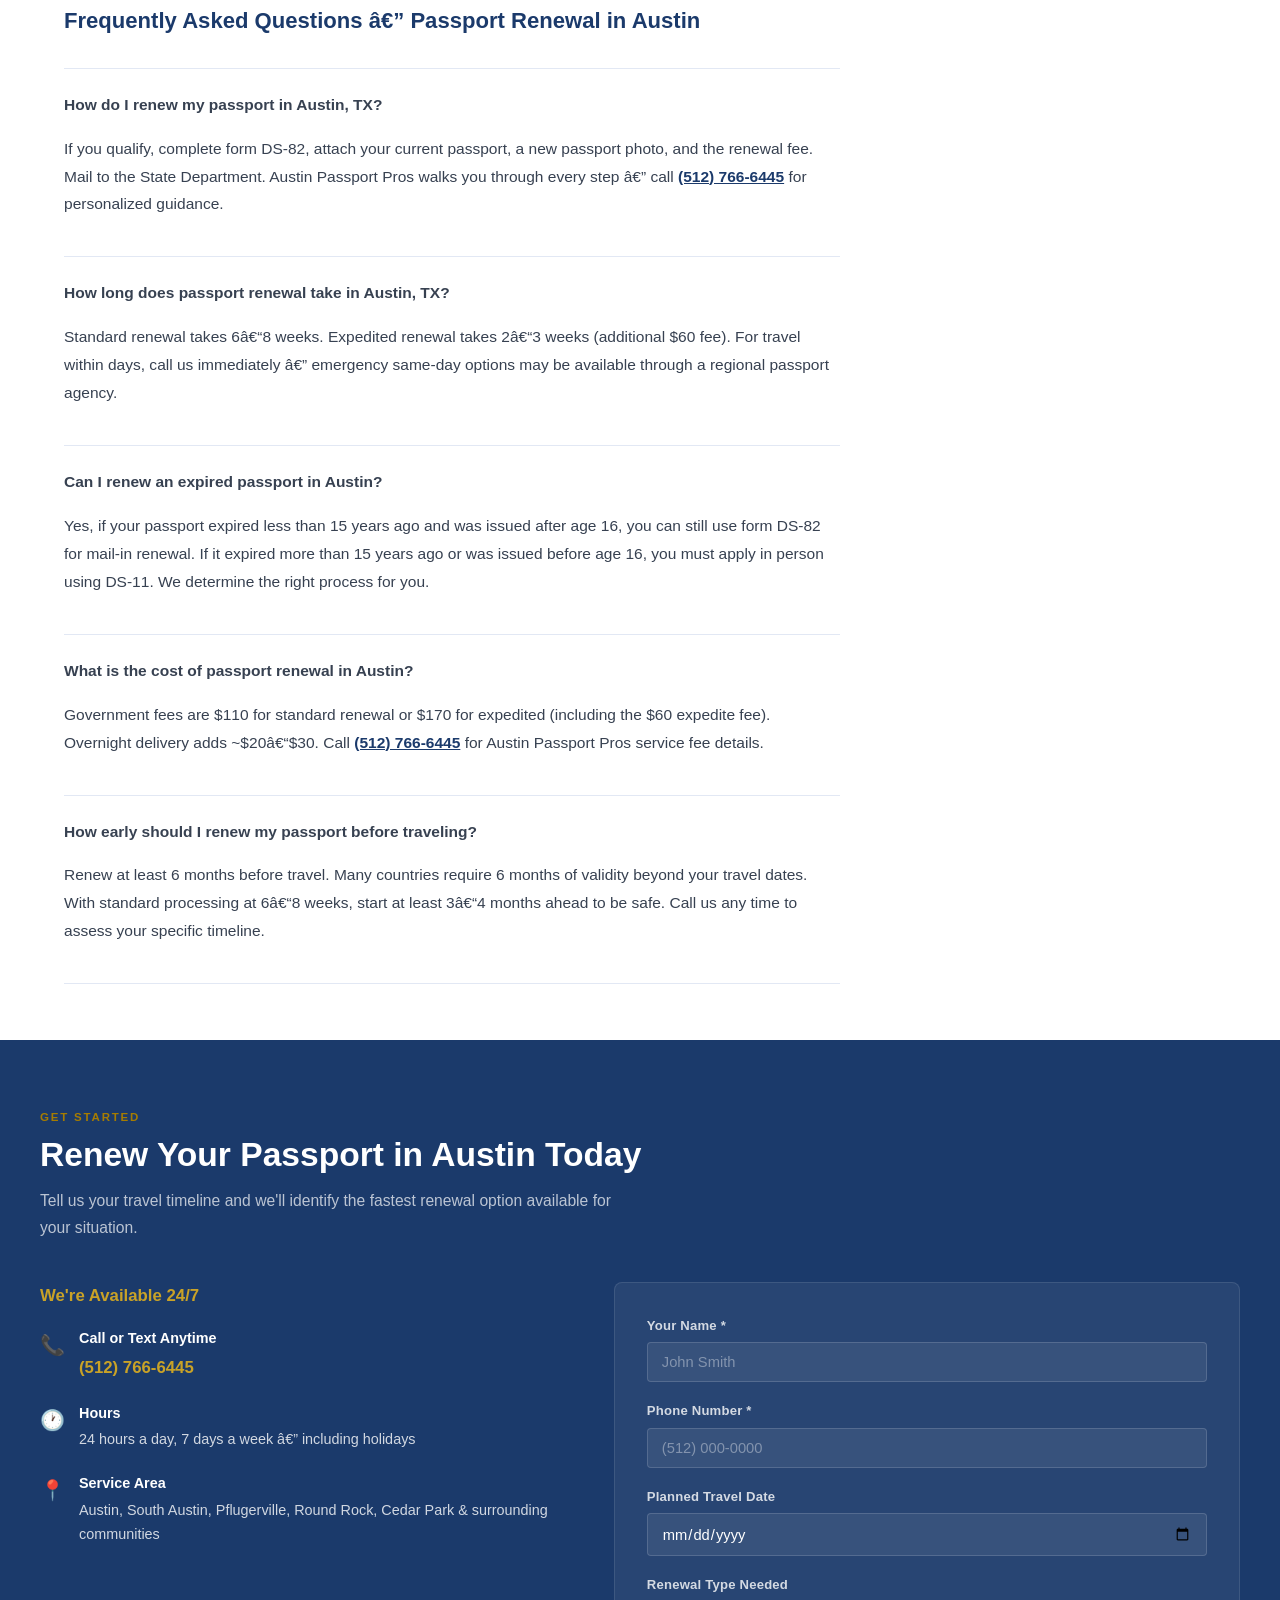
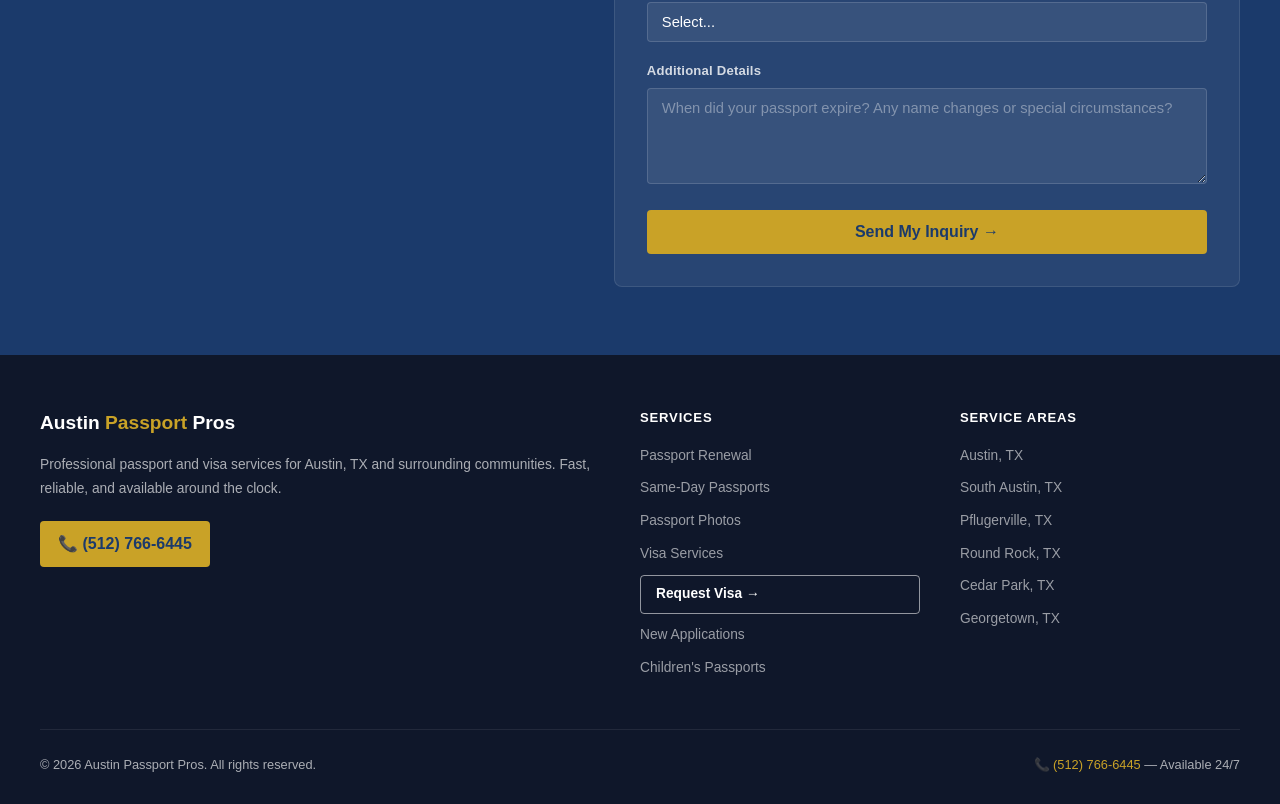
<file: passport-renewal-austin.html>
﻿<!DOCTYPE html>
<html lang="en">
<head>
  <meta charset="UTF-8">
  <meta name="viewport" content="width=device-width, initial-scale=1.0">
  <title>Passport Renewal in Austin, TX â€“ Fast &amp; Easy | Austin Passport Pros</title>
  <meta name="description" content="Renew your passport in Austin, TX fast. Austin Passport Pros handles standard &amp; expedited passport renewal for Austin, Pflugerville, Round Rock &amp; surrounding areas. Call (512) 766-6445.">
  <meta name="robots" content="index, follow">
  <link rel="canonical" href="https://austinpassportpros.com/passport-renewal-austin">
  <meta property="og:title" content="Passport Renewal in Austin, TX â€“ Fast &amp; Easy | Austin Passport Pros">
  <meta property="og:description" content="Fast passport renewal in Austin, TX. Standard &amp; expedited options. Call (512) 766-6445.">
  <meta property="og:url" content="https://austinpassportpros.com/passport-renewal-austin">
  <meta property="og:type" content="article">
  <meta name="twitter:card" content="summary">
  <link rel="stylesheet" href="styles.css">
  <script type="application/ld+json">
  {
    "@context": "https://schema.org",
    "@type": "ProfessionalService",
    "name": "Austin Passport Pros",
    "telephone": "+15127666445",
    "url": "https://www.austinpassportpros.com",
    "openingHours": "Mo-Su 00:00-24:00",
    "areaServed": [
      {"@type": "City", "name": "Austin", "containedInPlace": {"@type": "State", "name": "Texas"}},
      {"@type": "City", "name": "Pflugerville", "containedInPlace": {"@type": "State", "name": "Texas"}},
      {"@type": "City", "name": "Round Rock", "containedInPlace": {"@type": "State", "name": "Texas"}}
    ]
  }
  </script>
  <script type="application/ld+json">
  {
    "@context": "https://schema.org",
    "@type": "BreadcrumbList",
    "itemListElement": [
      {"@type": "ListItem", "position": 1, "name": "Home", "item": "https://www.austinpassportpros.com/"},
      {"@type": "ListItem", "position": 2, "name": "Passport Renewal Austin", "item": "https://austinpassportpros.com/passport-renewal-austin"}
    ]
  }
  </script>
  <script type="application/ld+json">
  {
    "@context": "https://schema.org",
    "@type": "FAQPage",
    "mainEntity": [
      {
        "@type": "Question",
        "name": "How do I renew my passport in Austin, TX?",
        "acceptedAnswer": {
          "@type": "Answer",
          "text": "If you qualify for mail-in renewal (passport issued after age 16, issued less than 15 years ago, not damaged, issued in your current name), complete form DS-82, include your most recent passport, one passport photo, and the renewal fee. Austin Passport Pros walks you through every step â€” call (512) 766-6445 for guidance."
        }
      },
      {
        "@type": "Question",
        "name": "How long does passport renewal take in Austin, TX?",
        "acceptedAnswer": {
          "@type": "Answer",
          "text": "Standard passport renewal currently takes 6â€“8 weeks. Expedited renewal through the government takes 2â€“3 weeks for an additional $60 fee. For travel within days, Austin Passport Pros can guide you through emergency same-day options at a regional passport agency."
        }
      },
      {
        "@type": "Question",
        "name": "Can I renew an expired passport in Austin?",
        "acceptedAnswer": {
          "@type": "Answer",
          "text": "Yes. If your passport expired less than 15 years ago and was issued after your 16th birthday, you can still use form DS-82 for mail-in renewal. If it expired more than 15 years ago or was issued before age 16, you must apply in person using form DS-11. Austin Passport Pros determines the correct process for your situation."
        }
      },
      {
        "@type": "Question",
        "name": "What is the cost of passport renewal in Austin?",
        "acceptedAnswer": {
          "@type": "Answer",
          "text": "The government fee for passport renewal is $110 for an adult passport book. Expedited processing costs an additional $60. Overnight delivery fees are approximately $20â€“$30 extra. Austin Passport Pros service fees vary by case â€” call (512) 766-6445 for details."
        }
      },
      {
        "@type": "Question",
        "name": "How early should I renew my passport before traveling?",
        "acceptedAnswer": {
          "@type": "Answer",
          "text": "Renew at least 6 months before your travel date. Many countries require your passport to be valid for at least 6 months beyond your travel dates. With current processing times of 6â€“8 weeks for standard service, starting at least 3â€“4 months before travel is strongly recommended. Call Austin Passport Pros to assess your timeline."
        }
      }
    ]
  }
  </script>
  <script type="application/ld+json">
  {
    "@context": "https://schema.org",
    "@type": "LocalBusiness",
    "name": "Austin Passport Pros",
    "url": "https://austinpassportpros.com",
    "logo": "https://austinpassportpros.com/logo.png",
    "description": "Expedited passport renewal and application services in Austin, Texas.",
    "address": {
      "@type": "PostalAddress",
      "addressLocality": "Austin",
      "addressRegion": "TX",
      "addressCountry": "US"
    },
    "geo": {
      "@type": "GeoCoordinates",
      "latitude": "30.2672",
      "longitude": "-97.7431"
    },
    "areaServed": "Austin, TX"
  }
  </script>
</head>
<body>

<header>
  <div class="header-bar">
    <a href="tel:+15127666445">&#128222; Available 24/7 â€” Call or Text: (512) 766-6445</a>
  </div>
  <div class="header-main">
    <a href="/" class="logo">Austin <span>Passport</span> Pros</a>
    <button class="hamburger" id="hamburger" aria-label="Toggle navigation">
      <span></span><span></span><span></span>
    </button>
    <nav id="nav">
      <a href="/passport-renewal-austin">Passport Renewal</a>
      <a href="/same-day-passport-austin.html">Same-Day Passports</a>
      <a href="/passport-photos-austin.html">Passport Photos</a>
      <a href="/visa-services-austin.html">Visa Services</a>
      <a href="/visa-request.html" class="nav-outline">Request Visa &#8594;</a>
      <a href="tel:+15127666445" class="nav-cta">&#128222; (512) 766-6445</a>
    </nav>
  </div>
</header>

<main>

  <div class="article-hero">
    <div class="container">
      <p class="breadcrumb"><a href="/">Home</a> &rsaquo; Passport Renewal Austin, TX</p>
      <h1>Passport Renewal in Austin, TX &mdash; Expedited &amp; Standard Service</h1>
      <p>Need to renew your U.S. passport in Austin? Austin Passport Pros guides you through the entire renewal process â€” standard or expedited â€” for residents throughout Austin, Pflugerville, Round Rock, and the greater metro area.</p>
    </div>
  </div>

  <div class="article-layout">
    <article class="article-body">

      <h2>Passport Renewal in Austin, TX</h2>
      <p>Renewing a U.S. passport should be straightforward â€” but processing times, confusing forms, and document requirements trip up a lot of Austin residents every year. A missing document, incorrect form, or a photo that doesn't meet specifications can send your application back and delay your travel plans by weeks.</p>
      <p>Austin Passport Pros helps residents throughout Austin, South Austin, Pflugerville, Round Rock, Cedar Park, Georgetown, and surrounding areas navigate the passport renewal process correctly and as fast as possible. Whether you have months to spare or need your renewed passport urgently, we map out your best path forward.</p>

      <div class="highlight-box">
        <p><strong>Renewing your passport in Austin?</strong> Call Austin Passport Pros at <a href="tel:+15127666445" style="color:var(--navy);font-weight:700;">(512) 766-6445</a> â€” we'll walk you through your exact situation and get you moving fast. Available 24/7.</p>
      </div>

      <h2>Do You Qualify for Mail-In Passport Renewal in Austin?</h2>
      <p>Most Austin adults can renew their passport by mail using form DS-82, without visiting a passport acceptance facility in person. You qualify for mail-in renewal if <strong>all</strong> of the following are true:</p>
      <ul>
        <li>Your passport was issued when you were <strong>age 16 or older</strong></li>
        <li>Your passport was issued <strong>less than 15 years ago</strong></li>
        <li>Your passport is <strong>undamaged</strong> (water damage, torn pages, or excessive wear may disqualify it)</li>
        <li>Your passport was issued <strong>in your current legal name</strong> â€” or you have legal documentation of a name change</li>
        <li>You are able to <strong>submit the original passport</strong> along with your application</li>
      </ul>
      <p>If you don't meet all of these criteria, you must apply in person at a passport acceptance facility using form DS-11. Austin Passport Pros determines which process applies to you and makes sure your application is filed correctly.</p>

      <h2>Passport Renewal Timelines in Austin, TX</h2>
      <p>Processing times for U.S. passport renewals vary significantly depending on the service level you choose:</p>

      <h3>Standard Passport Renewal (6â€“8 Weeks)</h3>
      <p>Standard renewal is the most affordable option, currently costing $110 for an adult passport book. Processing time is approximately 6â€“8 weeks from the date your application is received. If you don't have travel coming up in the next 3â€“4 months, standard renewal is the right choice.</p>

      <h3>Expedited Passport Renewal (2â€“3 Weeks)</h3>
      <p>For an additional $60 government fee, you can request expedited processing, which reduces the timeline to approximately 2â€“3 weeks. Expedited processing requires you to mark your application accordingly and include the additional fee. Austin Passport Pros ensures your expedited application is prepared correctly to avoid any processing delays.</p>

      <h3>Emergency Same-Day Renewal in Austin</h3>
      <p>If your travel is within days and you need your renewed passport immediately, emergency same-day processing may be available through a regional passport agency appointment. This requires an in-person appointment at the <strong>Houston Passport Agency</strong> â€” the nearest regional agency to Austin. Austin Passport Pros specializes in guiding Austin residents through this urgent process. See our <a href="/same-day-passport-austin.html" style="color:var(--navy);font-weight:600;">Same-Day Passport page</a> for full details.</p>

      <h2>How to Renew Your Passport in Austin: Step by Step</h2>
      <ol>
        <li><strong>Complete form DS-82</strong> â€” the U.S. passport renewal form. Print it, fill it out by hand in black ink, and do not sign it until instructed by acceptance personnel (for in-person applications)</li>
        <li><strong>Get a new passport photo</strong> â€” one 2&#215;2 color photo taken within the last 6 months meeting all State Department requirements. Austin Passport Pros provides compliant passport photos</li>
        <li><strong>Gather your most recent passport</strong> â€” you must include your actual passport with your renewal application (it will be returned to you with your new one)</li>
        <li><strong>Include name change documentation</strong> â€” if your legal name has changed since your last passport, include a certified copy of your marriage certificate or court order</li>
        <li><strong>Calculate and include your payment</strong> â€” $110 standard or $170 expedited, payable by check or money order to "U.S. Department of State"</li>
        <li><strong>Mail your complete application</strong> â€” to the correct State Department address (standard and expedited applications go to different facilities)</li>
        <li><strong>Track your application</strong> â€” online at travel.state.gov using your application information</li>
      </ol>

      <h2>Passport Renewal Costs in Austin, TX</h2>
      <ul>
        <li><strong>Standard adult passport book renewal:</strong> $110</li>
        <li><strong>Expedited adult passport book renewal:</strong> $110 + $60 expedite fee = $170</li>
        <li><strong>Passport card (optional add-on):</strong> $30 additional</li>
        <li><strong>Overnight return delivery (optional but recommended for expedited):</strong> ~$20â€“$30</li>
      </ul>
      <p>Austin Passport Pros charges a service fee for consultation and preparation assistance. Call <a href="tel:+15127666445" style="color:var(--navy);font-weight:700;">(512) 766-6445</a> for current pricing tailored to your specific renewal situation.</p>

      <h2>When Should You Renew Your Passport?</h2>
      <p>The best time to renew your passport is <strong>as soon as it has 6 months or less of validity remaining</strong> â€” even if you have no immediate travel plans. Many countries require your passport to be valid for at least 6 months beyond your travel dates, and enforcement of this rule is strict.</p>
      <p>If you have travel coming up, work backwards from your departure date:</p>
      <ul>
        <li><strong>Travel in 6+ months:</strong> Standard renewal ($110) â€” most economical option</li>
        <li><strong>Travel in 3â€“6 weeks:</strong> Expedited renewal ($170) â€” plan immediately</li>
        <li><strong>Travel in 2 weeks or less:</strong> Call Austin Passport Pros immediately â€” emergency options may be needed</li>
      </ul>

      <h2>Passport Renewal for Austin, South Austin, Pflugerville &amp; Surrounding Areas</h2>
      <p>Austin Passport Pros serves all communities in the greater Austin metro area. Whether you're in South Austin, Pflugerville, Round Rock, Cedar Park, Georgetown, Kyle, Buda, Lakeway, Leander, or anywhere else in the region, we provide the same expert guidance to help you renew your passport quickly and correctly.</p>

      <h2>Frequently Asked Questions â€” Passport Renewal in Austin</h2>
      <div class="faq-list">
        <div class="faq-item">
          <p class="faq-q">How do I renew my passport in Austin, TX?</p>
          <p class="faq-a">If you qualify, complete form DS-82, attach your current passport, a new passport photo, and the renewal fee. Mail to the State Department. Austin Passport Pros walks you through every step â€” call <a href="tel:+15127666445" style="color:var(--navy);font-weight:700;">(512) 766-6445</a> for personalized guidance.</p>
        </div>
        <div class="faq-item">
          <p class="faq-q">How long does passport renewal take in Austin, TX?</p>
          <p class="faq-a">Standard renewal takes 6â€“8 weeks. Expedited renewal takes 2â€“3 weeks (additional $60 fee). For travel within days, call us immediately â€” emergency same-day options may be available through a regional passport agency.</p>
        </div>
        <div class="faq-item">
          <p class="faq-q">Can I renew an expired passport in Austin?</p>
          <p class="faq-a">Yes, if your passport expired less than 15 years ago and was issued after age 16, you can still use form DS-82 for mail-in renewal. If it expired more than 15 years ago or was issued before age 16, you must apply in person using DS-11. We determine the right process for you.</p>
        </div>
        <div class="faq-item">
          <p class="faq-q">What is the cost of passport renewal in Austin?</p>
          <p class="faq-a">Government fees are $110 for standard renewal or $170 for expedited (including the $60 expedite fee). Overnight delivery adds ~$20â€“$30. Call <a href="tel:+15127666445" style="color:var(--navy);font-weight:700;">(512) 766-6445</a> for Austin Passport Pros service fee details.</p>
        </div>
        <div class="faq-item">
          <p class="faq-q">How early should I renew my passport before traveling?</p>
          <p class="faq-a">Renew at least 6 months before travel. Many countries require 6 months of validity beyond your travel dates. With standard processing at 6â€“8 weeks, start at least 3â€“4 months ahead to be safe. Call us any time to assess your specific timeline.</p>
        </div>
      </div>

    </article>

    <aside class="article-sidebar">
      <div class="sidebar-card">
        <h3>Renew Your Passport Fast</h3>
        <p>Available 24/7 for passport renewal guidance throughout Austin and surrounding areas.</p>
        <a href="tel:+15127666445" class="sidebar-phone">&#128222; (512) 766-6445</a>
        <a href="/#contact" class="sidebar-contact">Or send us a message &rarr;</a>
      </div>
      <div class="sidebar-links">
        <h4>All Services</h4>
        <a href="/passport-renewal-austin">&#128260; Passport Renewal</a>
        <a href="/same-day-passport-austin.html">&#9889; Same-Day Passports</a>
        <a href="/passport-photos-austin.html">&#128247; Passport Photos</a>
        <a href="/visa-services-austin.html">&#128706; Visa Services</a>
        <a href="/#contact">&#128203; New Applications</a>
        <a href="/#contact">&#128100; Children's Passports</a>
      </div>
    </aside>
  </div>

  <!-- CONTACT -->
  <section class="contact" id="contact">
    <div class="container">
      <p class="section-label">Get Started</p>
      <h2 class="section-title">Renew Your Passport in Austin Today</h2>
      <p class="section-sub">Tell us your travel timeline and we'll identify the fastest renewal option available for your situation.</p>
      <div class="contact-grid">
        <div class="contact-info">
          <h3>We're Available 24/7</h3>
          <div class="contact-detail">
            <span class="icon">&#128222;</span>
            <div>
              <strong>Call or Text Anytime</strong>
              <a href="tel:+15127666445">(512) 766-6445</a>
            </div>
          </div>
          <div class="contact-detail">
            <span class="icon">&#128336;</span>
            <div>
              <strong>Hours</strong>
              <p>24 hours a day, 7 days a week â€” including holidays</p>
            </div>
          </div>
          <div class="contact-detail">
            <span class="icon">&#128205;</span>
            <div>
              <strong>Service Area</strong>
              <p>Austin, South Austin, Pflugerville, Round Rock, Cedar Park &amp; surrounding communities</p>
            </div>
          </div>
        </div>
        <div>
          <form class="contact-form" action="https://formspree.io/f/YOUR_FORM_ID" method="POST">
            <div class="form-group">
              <label for="name">Your Name *</label>
              <input type="text" id="name" name="name" placeholder="John Smith" required>
            </div>
            <div class="form-group">
              <label for="phone">Phone Number *</label>
              <input type="tel" id="phone" name="phone" placeholder="(512) 000-0000" required>
            </div>
            <div class="form-group">
              <label for="travel-date">Planned Travel Date</label>
              <input type="date" id="travel-date" name="travel-date">
            </div>
            <div class="form-group">
              <label for="renewal-type">Renewal Type Needed</label>
              <select id="renewal-type" name="renewal-type">
                <option value="">Select...</option>
                <option>Standard Renewal (6â€“8 weeks)</option>
                <option>Expedited Renewal (2â€“3 weeks)</option>
                <option>Emergency / Same-Day Renewal</option>
                <option>Not Sure â€” Need Advice</option>
              </select>
            </div>
            <div class="form-group">
              <label for="message">Additional Details</label>
              <textarea id="message" name="message" placeholder="When did your passport expire? Any name changes or special circumstances?"></textarea>
            </div>
            <button type="submit" class="btn-submit">Send My Inquiry &#8594;</button>
          </form>
        </div>
      </div>
    </div>
  </section>

</main>

<footer>
  <div class="footer-grid">
    <div class="footer-brand">
      <a href="/" class="footer-logo">Austin <span>Passport</span> Pros</a>
      <p>Professional passport and visa services for Austin, TX and surrounding communities. Fast, reliable, and available around the clock.</p>
      <a href="tel:+15127666445" class="footer-phone">&#128222; (512) 766-6445</a>
    </div>
    <div class="footer-col">
      <h4>Services</h4>
      <a href="/passport-renewal-austin">Passport Renewal</a>
      <a href="/same-day-passport-austin.html">Same-Day Passports</a>
      <a href="/passport-photos-austin.html">Passport Photos</a>
      <a href="/visa-services-austin.html">Visa Services</a>
      <a href="/visa-request.html" class="nav-outline">Request Visa &#8594;</a>
      <a href="/#contact">New Applications</a>
      <a href="/#contact">Children's Passports</a>
    </div>
    <div class="footer-col">
      <h4>Service Areas</h4>
      <a href="/">Austin, TX</a>
      <a href="/">South Austin, TX</a>
      <a href="/">Pflugerville, TX</a>
      <a href="/">Round Rock, TX</a>
      <a href="/">Cedar Park, TX</a>
      <a href="/">Georgetown, TX</a>
    </div>
  </div>
  <div class="footer-bottom">
    <p>&copy; 2026 Austin Passport Pros. All rights reserved.</p>
    <p>&#128222; <a href="tel:+15127666445">(512) 766-6445</a> &mdash; Available 24/7</p>
  </div>
</footer>

<script>
  document.getElementById('hamburger').addEventListener('click', function() {
    document.getElementById('nav').classList.toggle('open');
  });
</script>
</body>
</html>
</file>
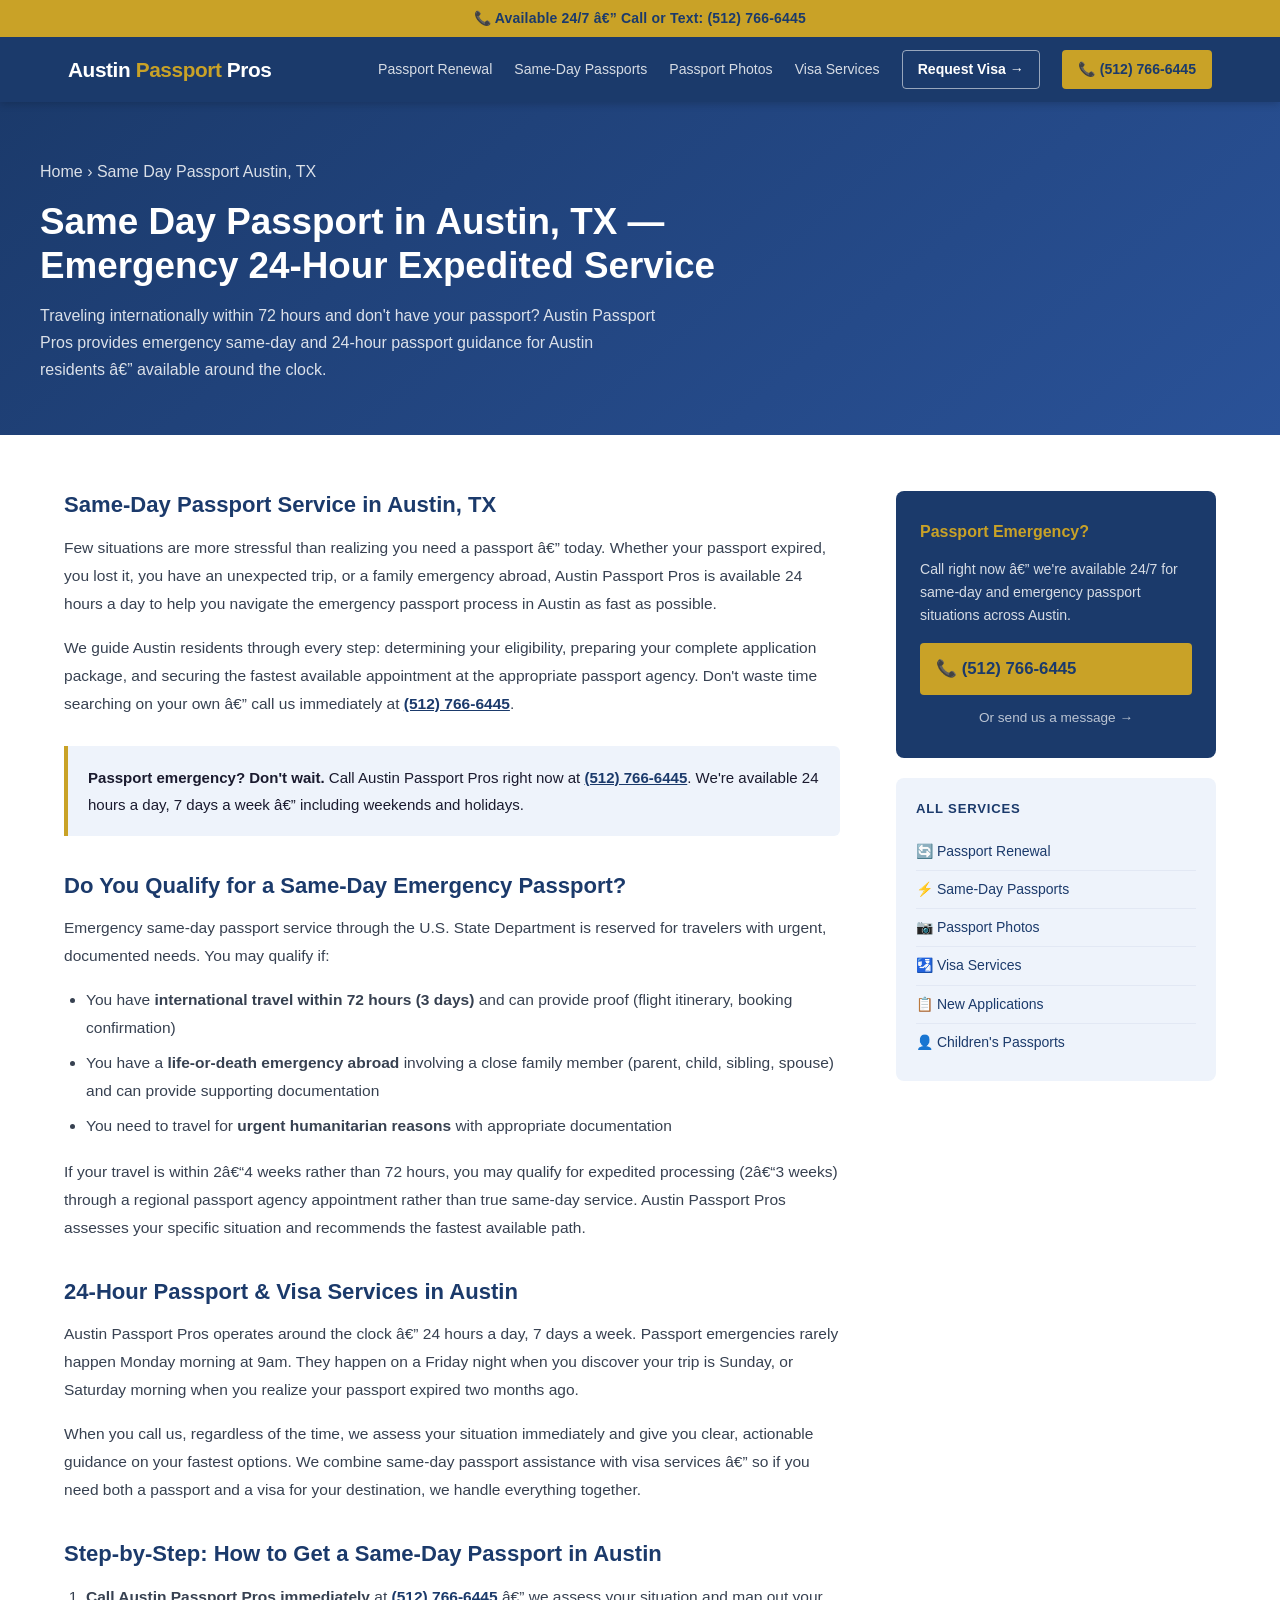
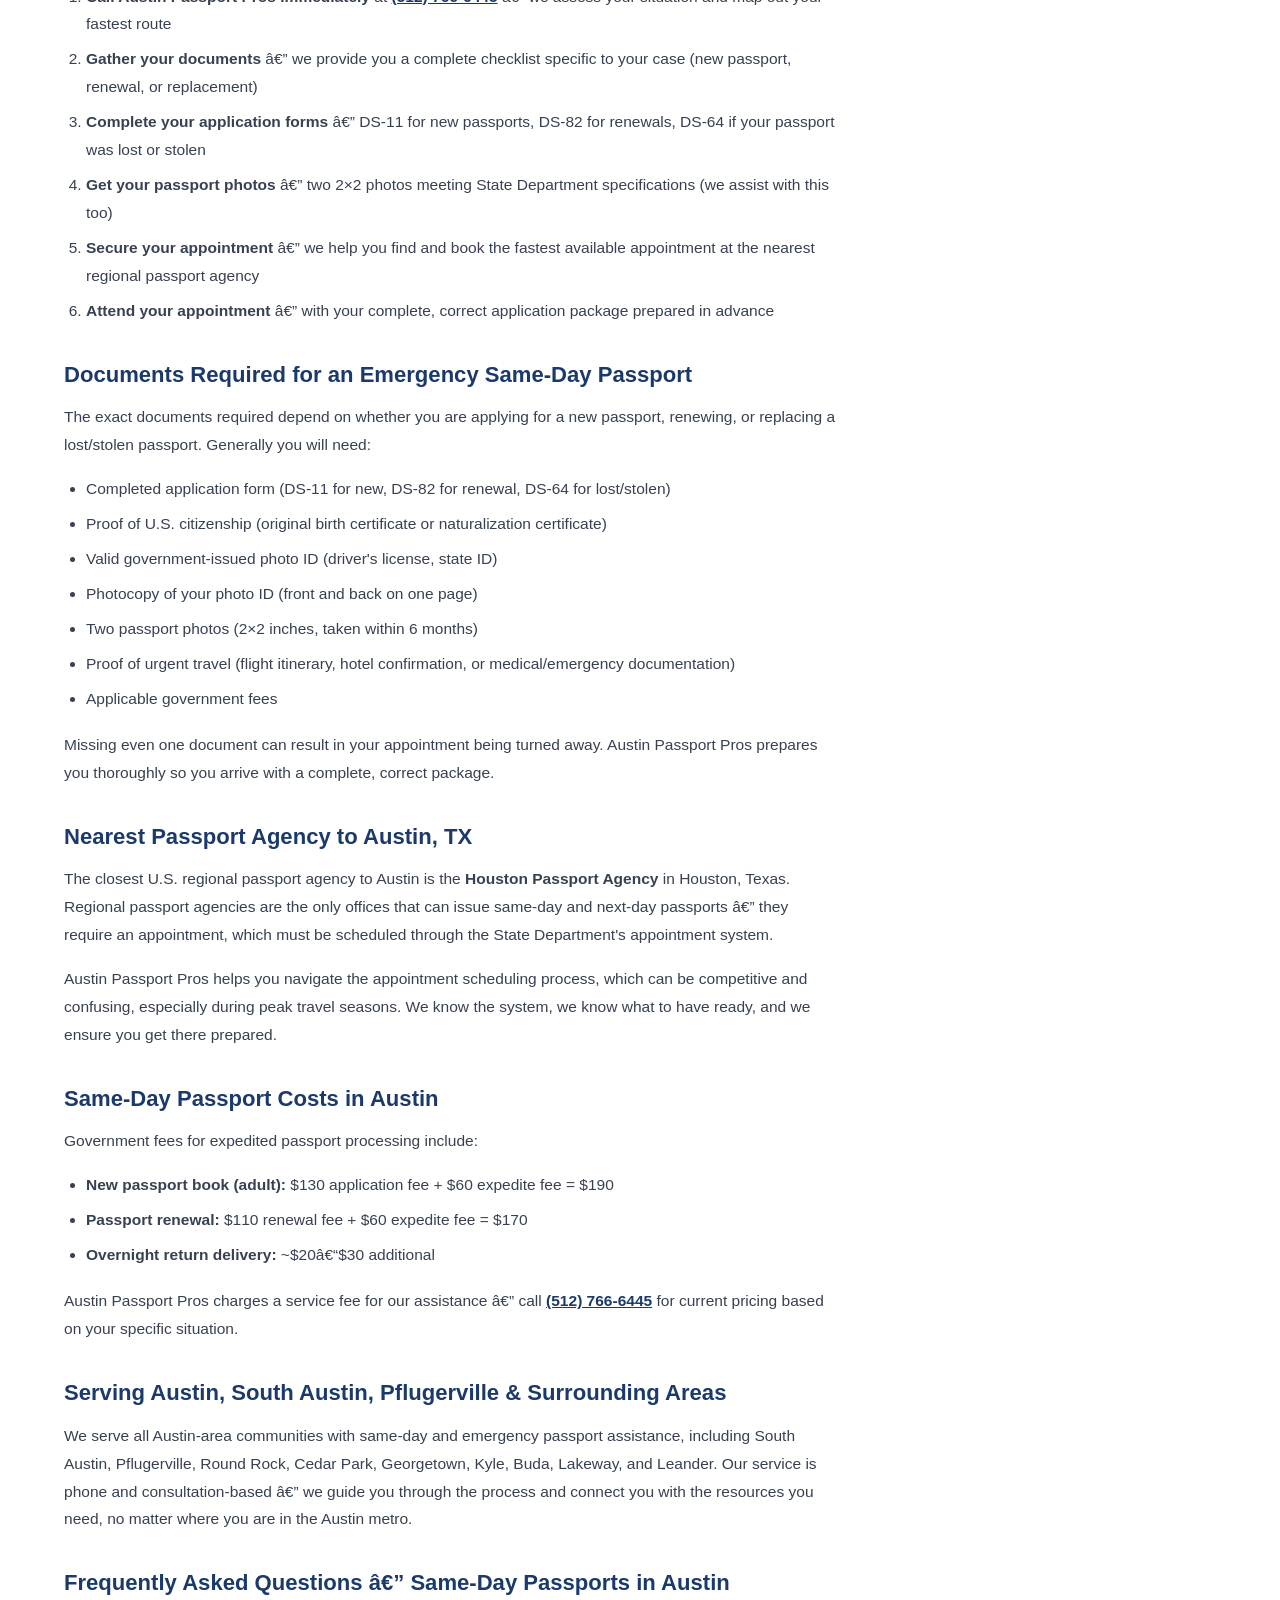
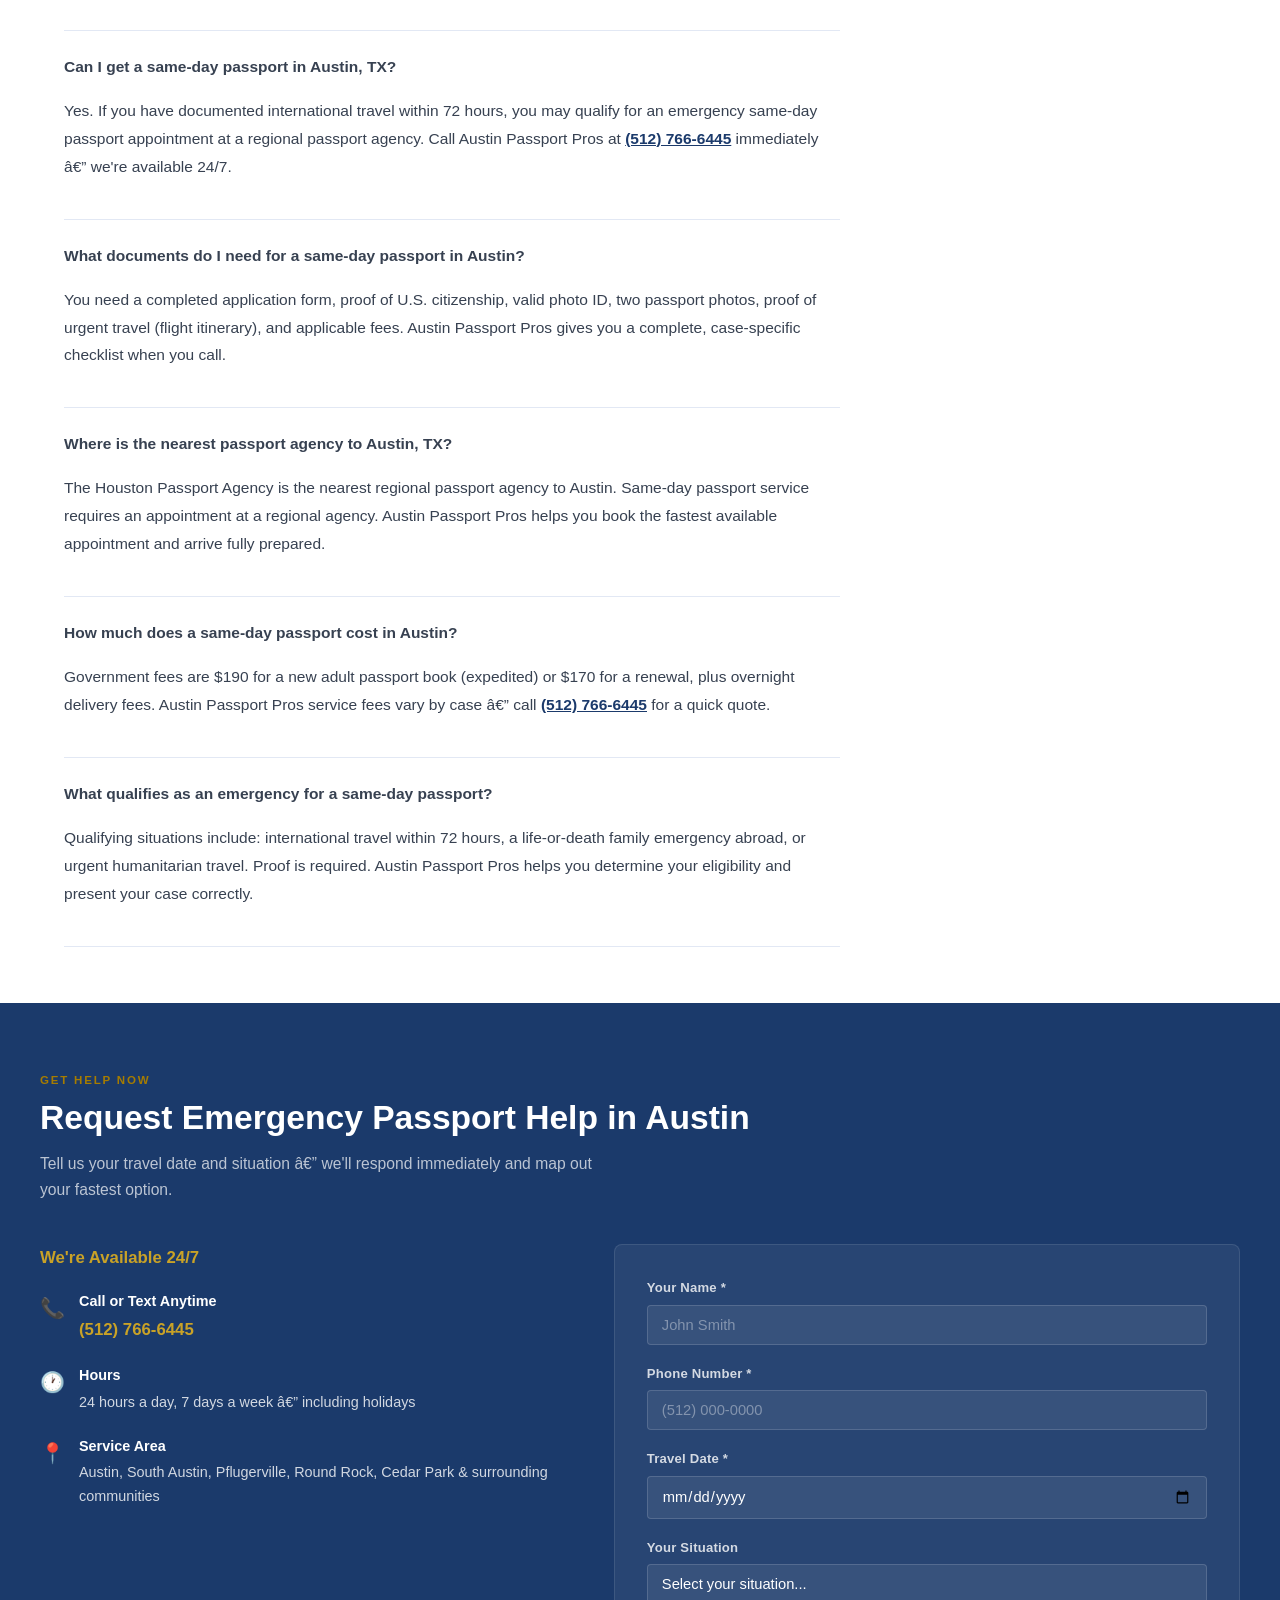
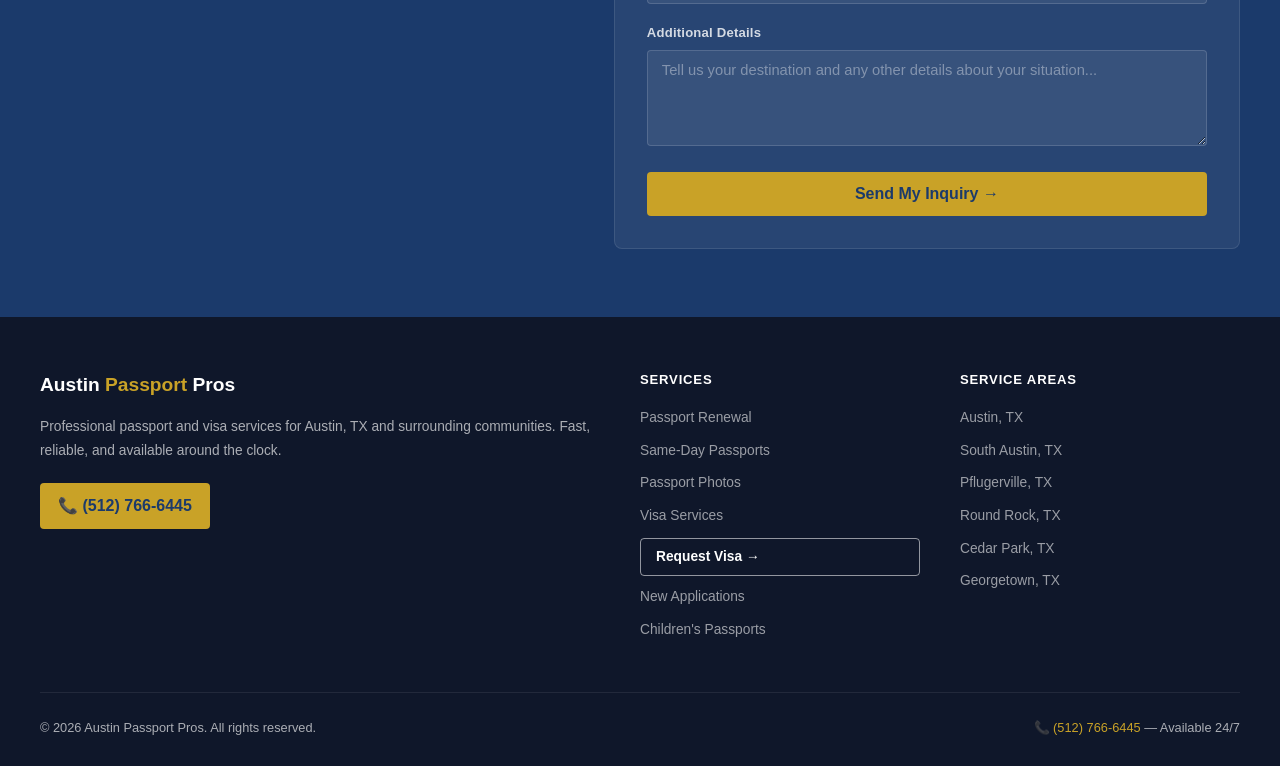
<file: same-day-passport-austin.html>
﻿<!DOCTYPE html>
<html lang="en">
<head>
  <meta charset="UTF-8">
  <meta name="viewport" content="width=device-width, initial-scale=1.0">
  <title>Same Day Passport Austin, TX â€“ Emergency 24-Hour Service | Austin Passport Pros</title>
  <meta name="description" content="Need a same day passport in Austin, TX? Austin Passport Pros provides 24-hour emergency expedited passport service. We guide you through every step. Call (512) 766-6445 now.">
  <meta name="robots" content="index, follow">
  <link rel="canonical" href="https://www.austinpassportpros.com/same-day-passport-austin.html">
  <meta property="og:title" content="Same Day Passport Austin, TX â€“ Emergency 24-Hour Service | Austin Passport Pros">
  <meta property="og:description" content="Emergency same-day passport service in Austin, TX. Available 24/7. Call (512) 766-6445.">
  <meta property="og:url" content="https://www.austinpassportpros.com/same-day-passport-austin.html">
  <meta property="og:type" content="article">
  <meta name="twitter:card" content="summary">
  <link rel="stylesheet" href="styles.css">
  <script type="application/ld+json">
  {
    "@context": "https://schema.org",
    "@type": "ProfessionalService",
    "name": "Austin Passport Pros",
    "telephone": "+15127666445",
    "url": "https://www.austinpassportpros.com",
    "openingHours": "Mo-Su 00:00-24:00",
    "areaServed": [
      {"@type": "City", "name": "Austin", "containedInPlace": {"@type": "State", "name": "Texas"}},
      {"@type": "City", "name": "Pflugerville", "containedInPlace": {"@type": "State", "name": "Texas"}},
      {"@type": "City", "name": "Round Rock", "containedInPlace": {"@type": "State", "name": "Texas"}}
    ]
  }
  </script>
  <script type="application/ld+json">
  {
    "@context": "https://schema.org",
    "@type": "BreadcrumbList",
    "itemListElement": [
      {"@type": "ListItem", "position": 1, "name": "Home", "item": "https://www.austinpassportpros.com/"},
      {"@type": "ListItem", "position": 2, "name": "Same Day Passport Austin", "item": "https://www.austinpassportpros.com/same-day-passport-austin.html"}
    ]
  }
  </script>
  <script type="application/ld+json">
  {
    "@context": "https://schema.org",
    "@type": "FAQPage",
    "mainEntity": [
      {
        "@type": "Question",
        "name": "Can I get a same day passport in Austin, TX?",
        "acceptedAnswer": {
          "@type": "Answer",
          "text": "Yes. If you have documented international travel within 72 hours (3 days) and a valid reason, you may qualify for a same-day emergency passport appointment at a regional passport agency. Austin Passport Pros guides you through the entire process â€” call (512) 766-6445 immediately for help."
        }
      },
      {
        "@type": "Question",
        "name": "What documents do I need for a same-day passport in Austin?",
        "acceptedAnswer": {
          "@type": "Answer",
          "text": "For a same-day emergency passport you need: completed DS-11 or DS-82 form, proof of U.S. citizenship, valid government-issued photo ID, proof of urgent travel (flight itinerary, booking confirmation), two passport photos, and applicable fees. Austin Passport Pros helps you prepare everything quickly."
        }
      },
      {
        "@type": "Question",
        "name": "Where is the nearest passport agency to Austin, TX?",
        "acceptedAnswer": {
          "@type": "Answer",
          "text": "The nearest regional passport agency to Austin is the Houston Passport Agency in Houston, TX. For true same-day service, appointments at a regional agency are required. Austin Passport Pros helps you secure the fastest available appointment and prepares your complete application in advance."
        }
      },
      {
        "@type": "Question",
        "name": "How much does a same-day passport cost in Austin?",
        "acceptedAnswer": {
          "@type": "Answer",
          "text": "Government fees for an expedited passport are $60 in addition to the standard passport fee ($130 for a new adult book, $110 for renewal). Overnight delivery fees also apply. Austin Passport Pros service fees vary by case complexity â€” call (512) 766-6445 for a quick quote."
        }
      },
      {
        "@type": "Question",
        "name": "What qualifies as an emergency for a same-day passport?",
        "acceptedAnswer": {
          "@type": "Answer",
          "text": "Qualifying emergencies include: international travel within 72 hours for any reason, a life-or-death emergency abroad involving a close family member, or urgent humanitarian travel. You must provide proof such as a flight itinerary or medical documentation. Austin Passport Pros helps you present your case correctly."
        }
      }
    ]
  }
  </script>
</head>
<body>

<header>
  <div class="header-bar">
    <a href="tel:+15127666445">&#128222; Available 24/7 â€” Call or Text: (512) 766-6445</a>
  </div>
  <div class="header-main">
    <a href="/" class="logo">Austin <span>Passport</span> Pros</a>
    <button class="hamburger" id="hamburger" aria-label="Toggle navigation">
      <span></span><span></span><span></span>
    </button>
    <nav id="nav">
      <a href="/passport-renewal-austin">Passport Renewal</a>
      <a href="/same-day-passport-austin.html">Same-Day Passports</a>
      <a href="/passport-photos-austin.html">Passport Photos</a>
      <a href="/visa-services-austin.html">Visa Services</a>
      <a href="/visa-request.html" class="nav-outline">Request Visa &#8594;</a>
      <a href="tel:+15127666445" class="nav-cta">&#128222; (512) 766-6445</a>
    </nav>
  </div>
</header>

<main>

  <div class="article-hero">
    <div class="container">
      <p class="breadcrumb"><a href="/">Home</a> &rsaquo; Same Day Passport Austin, TX</p>
      <h1>Same Day Passport in Austin, TX &mdash; Emergency 24-Hour Expedited Service</h1>
      <p>Traveling internationally within 72 hours and don't have your passport? Austin Passport Pros provides emergency same-day and 24-hour passport guidance for Austin residents â€” available around the clock.</p>
    </div>
  </div>

  <div class="article-layout">
    <article class="article-body">

      <h2>Same-Day Passport Service in Austin, TX</h2>
      <p>Few situations are more stressful than realizing you need a passport â€” today. Whether your passport expired, you lost it, you have an unexpected trip, or a family emergency abroad, Austin Passport Pros is available 24 hours a day to help you navigate the emergency passport process in Austin as fast as possible.</p>
      <p>We guide Austin residents through every step: determining your eligibility, preparing your complete application package, and securing the fastest available appointment at the appropriate passport agency. Don't waste time searching on your own â€” call us immediately at <a href="tel:+15127666445" style="color:var(--navy);font-weight:700;">(512) 766-6445</a>.</p>

      <div class="highlight-box">
        <p><strong>Passport emergency? Don't wait.</strong> Call Austin Passport Pros right now at <a href="tel:+15127666445" style="color:var(--navy);font-weight:700;">(512) 766-6445</a>. We're available 24 hours a day, 7 days a week â€” including weekends and holidays.</p>
      </div>

      <h2>Do You Qualify for a Same-Day Emergency Passport?</h2>
      <p>Emergency same-day passport service through the U.S. State Department is reserved for travelers with urgent, documented needs. You may qualify if:</p>
      <ul>
        <li>You have <strong>international travel within 72 hours (3 days)</strong> and can provide proof (flight itinerary, booking confirmation)</li>
        <li>You have a <strong>life-or-death emergency abroad</strong> involving a close family member (parent, child, sibling, spouse) and can provide supporting documentation</li>
        <li>You need to travel for <strong>urgent humanitarian reasons</strong> with appropriate documentation</li>
      </ul>
      <p>If your travel is within 2â€“4 weeks rather than 72 hours, you may qualify for expedited processing (2â€“3 weeks) through a regional passport agency appointment rather than true same-day service. Austin Passport Pros assesses your specific situation and recommends the fastest available path.</p>

      <h2>24-Hour Passport &amp; Visa Services in Austin</h2>
      <p>Austin Passport Pros operates around the clock â€” 24 hours a day, 7 days a week. Passport emergencies rarely happen Monday morning at 9am. They happen on a Friday night when you discover your trip is Sunday, or Saturday morning when you realize your passport expired two months ago.</p>
      <p>When you call us, regardless of the time, we assess your situation immediately and give you clear, actionable guidance on your fastest options. We combine same-day passport assistance with visa services â€” so if you need both a passport and a visa for your destination, we handle everything together.</p>

      <h2>Step-by-Step: How to Get a Same-Day Passport in Austin</h2>
      <ol>
        <li><strong>Call Austin Passport Pros immediately</strong> at <a href="tel:+15127666445" style="color:var(--navy);font-weight:700;">(512) 766-6445</a> â€” we assess your situation and map out your fastest route</li>
        <li><strong>Gather your documents</strong> â€” we provide you a complete checklist specific to your case (new passport, renewal, or replacement)</li>
        <li><strong>Complete your application forms</strong> â€” DS-11 for new passports, DS-82 for renewals, DS-64 if your passport was lost or stolen</li>
        <li><strong>Get your passport photos</strong> â€” two 2&#215;2 photos meeting State Department specifications (we assist with this too)</li>
        <li><strong>Secure your appointment</strong> â€” we help you find and book the fastest available appointment at the nearest regional passport agency</li>
        <li><strong>Attend your appointment</strong> â€” with your complete, correct application package prepared in advance</li>
      </ol>

      <h2>Documents Required for an Emergency Same-Day Passport</h2>
      <p>The exact documents required depend on whether you are applying for a new passport, renewing, or replacing a lost/stolen passport. Generally you will need:</p>
      <ul>
        <li>Completed application form (DS-11 for new, DS-82 for renewal, DS-64 for lost/stolen)</li>
        <li>Proof of U.S. citizenship (original birth certificate or naturalization certificate)</li>
        <li>Valid government-issued photo ID (driver's license, state ID)</li>
        <li>Photocopy of your photo ID (front and back on one page)</li>
        <li>Two passport photos (2&#215;2 inches, taken within 6 months)</li>
        <li>Proof of urgent travel (flight itinerary, hotel confirmation, or medical/emergency documentation)</li>
        <li>Applicable government fees</li>
      </ul>
      <p>Missing even one document can result in your appointment being turned away. Austin Passport Pros prepares you thoroughly so you arrive with a complete, correct package.</p>

      <h2>Nearest Passport Agency to Austin, TX</h2>
      <p>The closest U.S. regional passport agency to Austin is the <strong>Houston Passport Agency</strong> in Houston, Texas. Regional passport agencies are the only offices that can issue same-day and next-day passports â€” they require an appointment, which must be scheduled through the State Department's appointment system.</p>
      <p>Austin Passport Pros helps you navigate the appointment scheduling process, which can be competitive and confusing, especially during peak travel seasons. We know the system, we know what to have ready, and we ensure you get there prepared.</p>

      <h2>Same-Day Passport Costs in Austin</h2>
      <p>Government fees for expedited passport processing include:</p>
      <ul>
        <li><strong>New passport book (adult):</strong> $130 application fee + $60 expedite fee = $190</li>
        <li><strong>Passport renewal:</strong> $110 renewal fee + $60 expedite fee = $170</li>
        <li><strong>Overnight return delivery:</strong> ~$20â€“$30 additional</li>
      </ul>
      <p>Austin Passport Pros charges a service fee for our assistance â€” call <a href="tel:+15127666445" style="color:var(--navy);font-weight:700;">(512) 766-6445</a> for current pricing based on your specific situation.</p>

      <h2>Serving Austin, South Austin, Pflugerville &amp; Surrounding Areas</h2>
      <p>We serve all Austin-area communities with same-day and emergency passport assistance, including South Austin, Pflugerville, Round Rock, Cedar Park, Georgetown, Kyle, Buda, Lakeway, and Leander. Our service is phone and consultation-based â€” we guide you through the process and connect you with the resources you need, no matter where you are in the Austin metro.</p>

      <h2>Frequently Asked Questions â€” Same-Day Passports in Austin</h2>
      <div class="faq-list">
        <div class="faq-item">
          <p class="faq-q">Can I get a same-day passport in Austin, TX?</p>
          <p class="faq-a">Yes. If you have documented international travel within 72 hours, you may qualify for an emergency same-day passport appointment at a regional passport agency. Call Austin Passport Pros at <a href="tel:+15127666445" style="color:var(--navy);font-weight:700;">(512) 766-6445</a> immediately â€” we're available 24/7.</p>
        </div>
        <div class="faq-item">
          <p class="faq-q">What documents do I need for a same-day passport in Austin?</p>
          <p class="faq-a">You need a completed application form, proof of U.S. citizenship, valid photo ID, two passport photos, proof of urgent travel (flight itinerary), and applicable fees. Austin Passport Pros gives you a complete, case-specific checklist when you call.</p>
        </div>
        <div class="faq-item">
          <p class="faq-q">Where is the nearest passport agency to Austin, TX?</p>
          <p class="faq-a">The Houston Passport Agency is the nearest regional passport agency to Austin. Same-day passport service requires an appointment at a regional agency. Austin Passport Pros helps you book the fastest available appointment and arrive fully prepared.</p>
        </div>
        <div class="faq-item">
          <p class="faq-q">How much does a same-day passport cost in Austin?</p>
          <p class="faq-a">Government fees are $190 for a new adult passport book (expedited) or $170 for a renewal, plus overnight delivery fees. Austin Passport Pros service fees vary by case â€” call <a href="tel:+15127666445" style="color:var(--navy);font-weight:700;">(512) 766-6445</a> for a quick quote.</p>
        </div>
        <div class="faq-item">
          <p class="faq-q">What qualifies as an emergency for a same-day passport?</p>
          <p class="faq-a">Qualifying situations include: international travel within 72 hours, a life-or-death family emergency abroad, or urgent humanitarian travel. Proof is required. Austin Passport Pros helps you determine your eligibility and present your case correctly.</p>
        </div>
      </div>

    </article>

    <aside class="article-sidebar">
      <div class="sidebar-card">
        <h3>Passport Emergency?</h3>
        <p>Call right now â€” we're available 24/7 for same-day and emergency passport situations across Austin.</p>
        <a href="tel:+15127666445" class="sidebar-phone">&#128222; (512) 766-6445</a>
        <a href="/#contact" class="sidebar-contact">Or send us a message &rarr;</a>
      </div>
      <div class="sidebar-links">
        <h4>All Services</h4>
        <a href="/passport-renewal-austin">&#128260; Passport Renewal</a>
        <a href="/same-day-passport-austin.html">&#9889; Same-Day Passports</a>
        <a href="/passport-photos-austin.html">&#128247; Passport Photos</a>
        <a href="/visa-services-austin.html">&#128706; Visa Services</a>
        <a href="/#contact">&#128203; New Applications</a>
        <a href="/#contact">&#128100; Children's Passports</a>
      </div>
    </aside>
  </div>

  <!-- CONTACT -->
  <section class="contact" id="contact">
    <div class="container">
      <p class="section-label">Get Help Now</p>
      <h2 class="section-title">Request Emergency Passport Help in Austin</h2>
      <p class="section-sub">Tell us your travel date and situation â€” we'll respond immediately and map out your fastest option.</p>
      <div class="contact-grid">
        <div class="contact-info">
          <h3>We're Available 24/7</h3>
          <div class="contact-detail">
            <span class="icon">&#128222;</span>
            <div>
              <strong>Call or Text Anytime</strong>
              <a href="tel:+15127666445">(512) 766-6445</a>
            </div>
          </div>
          <div class="contact-detail">
            <span class="icon">&#128336;</span>
            <div>
              <strong>Hours</strong>
              <p>24 hours a day, 7 days a week â€” including holidays</p>
            </div>
          </div>
          <div class="contact-detail">
            <span class="icon">&#128205;</span>
            <div>
              <strong>Service Area</strong>
              <p>Austin, South Austin, Pflugerville, Round Rock, Cedar Park &amp; surrounding communities</p>
            </div>
          </div>
        </div>
        <div>
          <form class="contact-form" action="https://formspree.io/f/YOUR_FORM_ID" method="POST">
            <div class="form-group">
              <label for="name">Your Name *</label>
              <input type="text" id="name" name="name" placeholder="John Smith" required>
            </div>
            <div class="form-group">
              <label for="phone">Phone Number *</label>
              <input type="tel" id="phone" name="phone" placeholder="(512) 000-0000" required>
            </div>
            <div class="form-group">
              <label for="travel-date">Travel Date *</label>
              <input type="date" id="travel-date" name="travel-date" required>
            </div>
            <div class="form-group">
              <label for="situation">Your Situation</label>
              <select id="situation" name="situation">
                <option value="">Select your situation...</option>
                <option>Passport expired â€” need same-day</option>
                <option>Never had a passport â€” traveling soon</option>
                <option>Lost or stolen passport</option>
                <option>Passport renewal â€” urgent</option>
                <option>Family emergency abroad</option>
                <option>Other urgent situation</option>
              </select>
            </div>
            <div class="form-group">
              <label for="message">Additional Details</label>
              <textarea id="message" name="message" placeholder="Tell us your destination and any other details about your situation..."></textarea>
            </div>
            <button type="submit" class="btn-submit">Send My Inquiry &#8594;</button>
          </form>
        </div>
      </div>
    </div>
  </section>

</main>

<footer>
  <div class="footer-grid">
    <div class="footer-brand">
      <a href="/" class="footer-logo">Austin <span>Passport</span> Pros</a>
      <p>Professional passport and visa services for Austin, TX and surrounding communities. Fast, reliable, and available around the clock.</p>
      <a href="tel:+15127666445" class="footer-phone">&#128222; (512) 766-6445</a>
    </div>
    <div class="footer-col">
      <h4>Services</h4>
      <a href="/passport-renewal-austin">Passport Renewal</a>
      <a href="/same-day-passport-austin.html">Same-Day Passports</a>
      <a href="/passport-photos-austin.html">Passport Photos</a>
      <a href="/visa-services-austin.html">Visa Services</a>
      <a href="/visa-request.html" class="nav-outline">Request Visa &#8594;</a>
      <a href="/#contact">New Applications</a>
      <a href="/#contact">Children's Passports</a>
    </div>
    <div class="footer-col">
      <h4>Service Areas</h4>
      <a href="/">Austin, TX</a>
      <a href="/">South Austin, TX</a>
      <a href="/">Pflugerville, TX</a>
      <a href="/">Round Rock, TX</a>
      <a href="/">Cedar Park, TX</a>
      <a href="/">Georgetown, TX</a>
    </div>
  </div>
  <div class="footer-bottom">
    <p>&copy; 2026 Austin Passport Pros. All rights reserved.</p>
    <p>&#128222; <a href="tel:+15127666445">(512) 766-6445</a> &mdash; Available 24/7</p>
  </div>
</footer>

<script>
  document.getElementById('hamburger').addEventListener('click', function() {
    document.getElementById('nav').classList.toggle('open');
  });
</script>
</body>
</html>
</file>
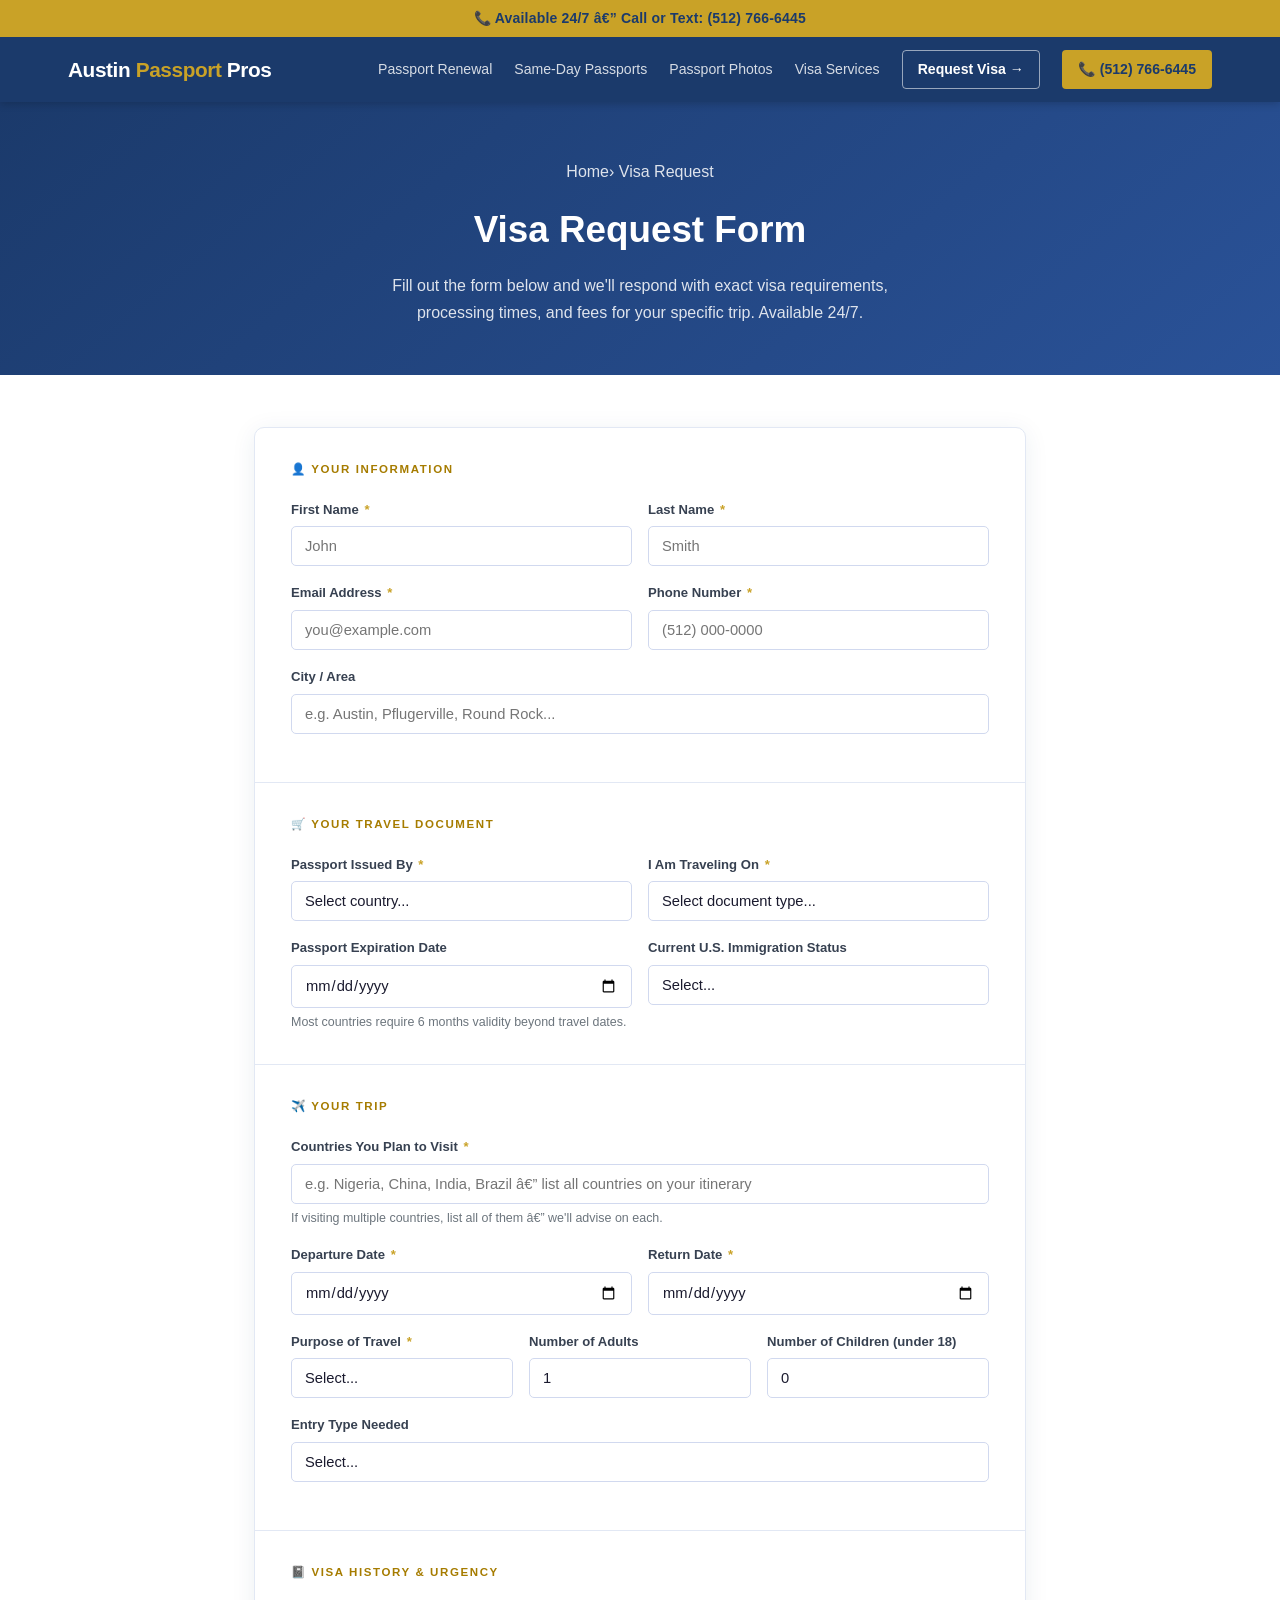
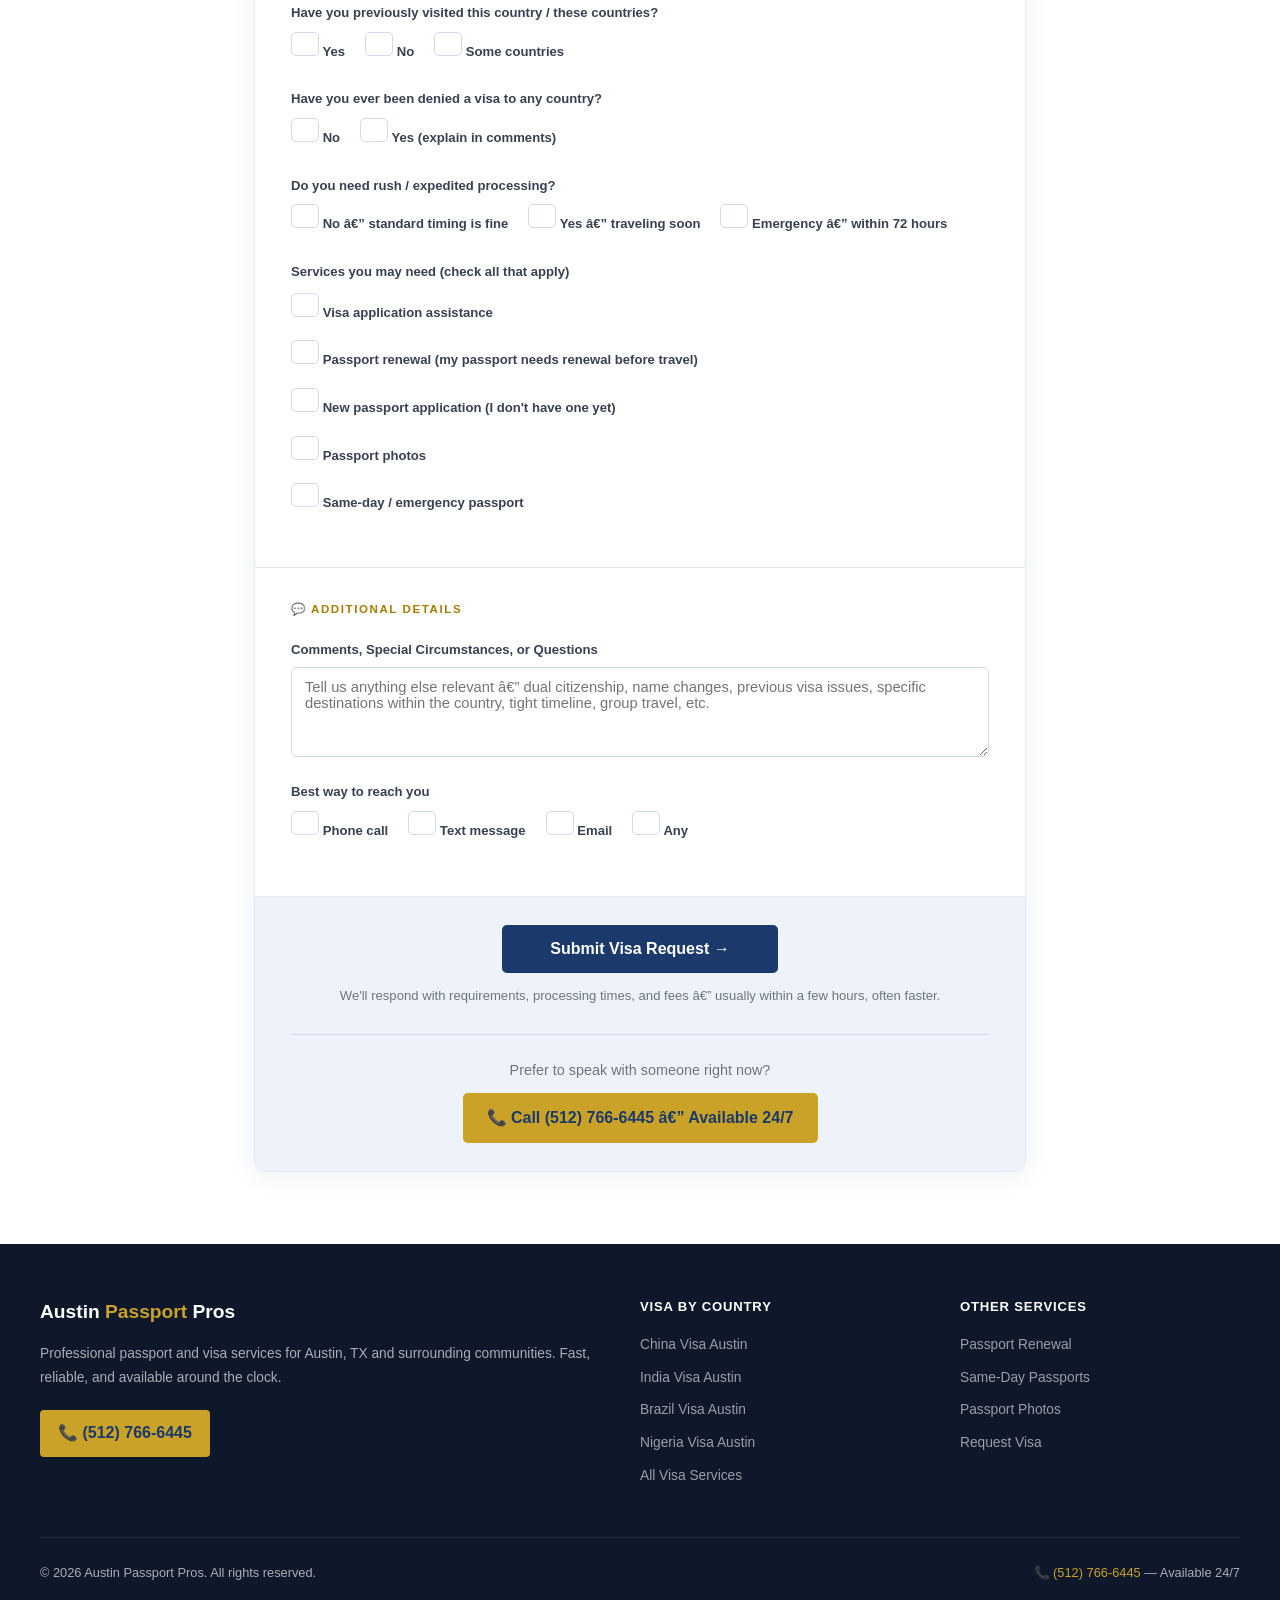
<file: visa-request.html>
﻿<!DOCTYPE html>
<html lang="en">
<head>
  <meta charset="UTF-8">
  <meta name="viewport" content="width=device-width, initial-scale=1.0">
  <title>Visa Request Form â€“ Get Visa Requirements &amp; Fees | Austin Passport Pros</title>
  <meta name="description" content="Submit your visa request to Austin Passport Pros. Tell us your destination, travel dates &amp; passport details â€” we respond with exact requirements, processing times &amp; fees. (512) 766-6445.">
  <meta name="robots" content="index, follow">
  <link rel="canonical" href="https://www.austinpassportpros.com/visa-request.html">
  <link rel="stylesheet" href="styles.css">
  <style>
    .vr-hero {
      background: linear-gradient(140deg, #1B3A6B 0%, #2a5298 100%);
      color: #fff;
      padding: 56px 24px 48px;
      text-align: center;
    }
    .vr-hero h1 {
      font-size: clamp(1.6rem, 3.5vw, 2.3rem);
      font-weight: 800;
      margin-bottom: 12px;
    }
    .vr-hero p {
      font-size: 1rem;
      opacity: 0.85;
      max-width: 560px;
      margin: 0 auto;
      line-height: 1.7;
    }

    .vr-wrap {
      max-width: 820px;
      margin: 0 auto;
      padding: 52px 24px 72px;
    }

    .vr-form {
      background: #fff;
      border: 1px solid #e2e8f4;
      border-radius: 10px;
      overflow: hidden;
      box-shadow: 0 4px 24px rgba(27,58,107,0.08);
    }

    .vr-section {
      padding: 32px 36px;
      border-bottom: 1px solid #e2e8f4;
    }

    .vr-section:last-of-type { border-bottom: none; }

    .vr-section-title {
      font-size: 0.72rem;
      font-weight: 700;
      text-transform: uppercase;
      letter-spacing: 1.6px;
      color: #a67c00;
      margin-bottom: 20px;
    }

    .vr-grid-2 {
      display: grid;
      grid-template-columns: 1fr 1fr;
      gap: 16px;
    }

    .vr-grid-3 {
      display: grid;
      grid-template-columns: 1fr 1fr 1fr;
      gap: 16px;
    }

    .vr-field { margin-bottom: 16px; }
    .vr-grid-2 .vr-field,
    .vr-grid-3 .vr-field { margin-bottom: 0; }

    .vr-field label {
      display: block;
      font-size: 0.82rem;
      font-weight: 600;
      color: #374151;
      margin-bottom: 6px;
    }

    .vr-field label .req {
      color: #C9A227;
      margin-left: 2px;
    }

    .vr-field input,
    .vr-field select,
    .vr-field textarea {
      width: 100%;
      padding: 11px 13px;
      border: 1px solid #d1d9ef;
      border-radius: 5px;
      font-family: inherit;
      font-size: 0.92rem;
      color: #1a1a2e;
      background: #fff;
      outline: none;
      transition: border-color 0.2s, box-shadow 0.2s;
      -webkit-appearance: none;
    }

    .vr-field input:focus,
    .vr-field select:focus,
    .vr-field textarea:focus {
      border-color: #1B3A6B;
      box-shadow: 0 0 0 3px rgba(27,58,107,0.08);
    }

    .vr-field textarea { resize: vertical; min-height: 90px; }

    .vr-field .hint {
      font-size: 0.78rem;
      color: #6C757D;
      margin-top: 4px;
    }

    .radio-group {
      display: flex;
      gap: 20px;
      flex-wrap: wrap;
    }

    .radio-opt {
      display: flex;
      align-items: center;
      gap: 8px;
      cursor: pointer;
      font-size: 0.9rem;
      color: #374151;
    }

    .radio-opt input[type="radio"] {
      width: 18px;
      height: 18px;
      accent-color: #1B3A6B;
      cursor: pointer;
      flex-shrink: 0;
    }

    .checkbox-group { display: flex; flex-direction: column; gap: 10px; }

    .check-opt {
      display: flex;
      align-items: flex-start;
      gap: 10px;
      cursor: pointer;
      font-size: 0.9rem;
      color: #374151;
      line-height: 1.5;
    }

    .check-opt input[type="checkbox"] {
      width: 18px;
      height: 18px;
      accent-color: #1B3A6B;
      cursor: pointer;
      flex-shrink: 0;
      margin-top: 2px;
    }

    .vr-submit-wrap {
      background: #EEF3FB;
      padding: 28px 36px;
      text-align: center;
    }

    .vr-submit {
      background: #1B3A6B;
      color: #fff;
      border: none;
      padding: 15px 48px;
      border-radius: 5px;
      font-size: 1rem;
      font-weight: 700;
      cursor: pointer;
      font-family: inherit;
      transition: background 0.2s;
      display: inline-flex;
      align-items: center;
      gap: 10px;
    }

    .vr-submit:hover { background: #153060; }

    .vr-submit-note {
      font-size: 0.82rem;
      color: #6C757D;
      margin-top: 12px;
    }

    .or-call {
      margin-top: 28px;
      padding-top: 24px;
      border-top: 1px solid #d1d9ef;
      text-align: center;
    }

    .or-call p { font-size: 0.9rem; color: #6C757D; margin-bottom: 10px; }

    .or-call a {
      display: inline-flex;
      align-items: center;
      gap: 8px;
      background: #C9A227;
      color: #1B3A6B;
      text-decoration: none;
      padding: 12px 24px;
      border-radius: 5px;
      font-weight: 700;
      font-size: 1rem;
    }

    @media (max-width: 640px) {
      .vr-section { padding: 24px 20px; }
      .vr-grid-2 { grid-template-columns: 1fr; gap: 0; }
      .vr-grid-2 .vr-field { margin-bottom: 16px; }
      .vr-grid-3 { grid-template-columns: 1fr; gap: 0; }
      .vr-grid-3 .vr-field { margin-bottom: 16px; }
      .vr-submit-wrap { padding: 24px 20px; }
      .vr-submit { width: 100%; justify-content: center; }
    }
  </style>
</head>
<body>

<header>
  <div class="header-bar">
    <a href="tel:+15127666445">&#128222; Available 24/7 â€” Call or Text: (512) 766-6445</a>
  </div>
  <div class="header-main">
    <a href="/" class="logo">Austin <span>Passport</span> Pros</a>
    <button class="hamburger" id="hamburger" aria-label="Toggle navigation">
      <span></span><span></span><span></span>
    </button>
    <nav id="nav">
      <a href="/passport-renewal-austin">Passport Renewal</a>
      <a href="/same-day-passport-austin.html">Same-Day Passports</a>
      <a href="/passport-photos-austin.html">Passport Photos</a>
      <a href="/visa-services-austin.html">Visa Services</a>
      <a href="/visa-request.html" class="nav-outline">Request Visa &#8594;</a>
      <a href="tel:+15127666445" class="nav-cta">&#128222; (512) 766-6445</a>
    </nav>
  </div>
</header>

<main>

  <div class="vr-hero">
    <p class="breadcrumb" style="justify-content:center;display:flex;margin-bottom:14px;"><a href="/" style="color:inherit;">Home</a> &rsaquo; Visa Request</p>
    <h1>Visa Request Form</h1>
    <p>Fill out the form below and we'll respond with exact visa requirements, processing times, and fees for your specific trip. Available 24/7.</p>
  </div>

  <div class="vr-wrap">

    <!-- Sign up free at formspree.io, get your form ID, replace YOUR_FORM_ID below -->
    <form class="vr-form" action="https://formspree.io/f/YOUR_FORM_ID" method="POST">

      <!-- SECTION 1: Your Info -->
      <div class="vr-section">
        <p class="vr-section-title">&#128100; Your Information</p>
        <div class="vr-grid-2">
          <div class="vr-field">
            <label for="first-name">First Name <span class="req">*</span></label>
            <input type="text" id="first-name" name="first-name" placeholder="John" required autocomplete="given-name">
          </div>
          <div class="vr-field">
            <label for="last-name">Last Name <span class="req">*</span></label>
            <input type="text" id="last-name" name="last-name" placeholder="Smith" required autocomplete="family-name">
          </div>
        </div>
        <div class="vr-grid-2" style="margin-top:16px;">
          <div class="vr-field">
            <label for="email">Email Address <span class="req">*</span></label>
            <input type="email" id="email" name="email" placeholder="you@example.com" required autocomplete="email">
          </div>
          <div class="vr-field">
            <label for="phone">Phone Number <span class="req">*</span></label>
            <input type="tel" id="phone" name="phone" placeholder="(512) 000-0000" required autocomplete="tel">
          </div>
        </div>
        <div class="vr-field" style="margin-top:16px;">
          <label for="city">City / Area</label>
          <input type="text" id="city" name="city" placeholder="e.g. Austin, Pflugerville, Round Rock..." autocomplete="address-level2">
        </div>
      </div>

      <!-- SECTION 2: Travel Document -->
      <div class="vr-section">
        <p class="vr-section-title">&#128722; Your Travel Document</p>
        <div class="vr-grid-2">
          <div class="vr-field">
            <label for="passport-country">Passport Issued By <span class="req">*</span></label>
            <select id="passport-country" name="passport-country" required>
              <option value="">Select country...</option>
              <option value="United States">United States</option>
              <option value="Mexico">Mexico</option>
              <option value="Canada">Canada</option>
              <option value="United Kingdom">United Kingdom</option>
              <option value="India">India</option>
              <option value="Nigeria">Nigeria</option>
              <option value="China">China</option>
              <option value="Brazil">Brazil</option>
              <option value="Germany">Germany</option>
              <option value="France">France</option>
              <option value="Philippines">Philippines</option>
              <option value="South Korea">South Korea</option>
              <option value="Japan">Japan</option>
              <option value="Colombia">Colombia</option>
              <option value="Venezuela">Venezuela</option>
              <option value="El Salvador">El Salvador</option>
              <option value="Honduras">Honduras</option>
              <option value="Guatemala">Guatemala</option>
              <option value="Ethiopia">Ethiopia</option>
              <option value="Kenya">Kenya</option>
              <option value="Ghana">Ghana</option>
              <option value="Pakistan">Pakistan</option>
              <option value="Vietnam">Vietnam</option>
              <option value="Australia">Australia</option>
              <option value="Other">Other (specify in comments)</option>
            </select>
          </div>
          <div class="vr-field">
            <label for="doc-type">I Am Traveling On <span class="req">*</span></label>
            <select id="doc-type" name="doc-type" required>
              <option value="">Select document type...</option>
              <option value="US Passport (Regular)">U.S. Passport (Regular)</option>
              <option value="US Passport Card">U.S. Passport Card</option>
              <option value="US Permanent Resident / Green Card">U.S. Permanent Resident / Green Card</option>
              <option value="US Visa Holder (non-immigrant)">U.S. Visa Holder (non-immigrant)</option>
              <option value="Foreign Passport">Foreign Passport (non-US)</option>
              <option value="Refugee Travel Document">Refugee Travel Document</option>
              <option value="Other">Other (specify in comments)</option>
            </select>
          </div>
        </div>
        <div class="vr-grid-2" style="margin-top:16px;">
          <div class="vr-field">
            <label for="passport-expiry">Passport Expiration Date</label>
            <input type="date" id="passport-expiry" name="passport-expiry">
            <p class="hint">Most countries require 6 months validity beyond travel dates.</p>
          </div>
          <div class="vr-field">
            <label for="us-status">Current U.S. Immigration Status</label>
            <select id="us-status" name="us-status">
              <option value="">Select...</option>
              <option value="US Citizen">U.S. Citizen</option>
              <option value="Permanent Resident (Green Card)">Permanent Resident (Green Card)</option>
              <option value="F-1 Student Visa">F-1 Student Visa</option>
              <option value="H-1B Work Visa">H-1B Work Visa</option>
              <option value="H-4 Dependent">H-4 Dependent</option>
              <option value="L-1 Visa">L-1 Visa</option>
              <option value="J-1 Exchange Visa">J-1 Exchange Visitor</option>
              <option value="B-1/B-2 Visitor Visa">B-1/B-2 Visitor Visa</option>
              <option value="TN Visa (Canada/Mexico)">TN Visa (Canada/Mexico)</option>
              <option value="Other">Other (specify in comments)</option>
            </select>
          </div>
        </div>
      </div>

      <!-- SECTION 3: Trip Details -->
      <div class="vr-section">
        <p class="vr-section-title">&#9992;&#65039; Your Trip</p>
        <div class="vr-field">
          <label for="countries">Countries You Plan to Visit <span class="req">*</span></label>
          <input type="text" id="countries" name="countries" placeholder="e.g. Nigeria, China, India, Brazil â€” list all countries on your itinerary" required>
          <p class="hint">If visiting multiple countries, list all of them â€” we'll advise on each.</p>
        </div>
        <div class="vr-grid-2" style="margin-top:16px;">
          <div class="vr-field">
            <label for="departure-date">Departure Date <span class="req">*</span></label>
            <input type="date" id="departure-date" name="departure-date" required>
          </div>
          <div class="vr-field">
            <label for="return-date">Return Date <span class="req">*</span></label>
            <input type="date" id="return-date" name="return-date" required>
          </div>
        </div>
        <div class="vr-grid-3" style="margin-top:16px;">
          <div class="vr-field">
            <label for="purpose">Purpose of Travel <span class="req">*</span></label>
            <select id="purpose" name="purpose" required>
              <option value="">Select...</option>
              <option value="Tourism / Leisure">Tourism / Leisure</option>
              <option value="Business / Meetings">Business / Meetings</option>
              <option value="Work / Employment">Work / Employment</option>
              <option value="Study / Education">Study / Education</option>
              <option value="Visiting Family / Friends">Visiting Family / Friends</option>
              <option value="Medical Treatment">Medical Treatment</option>
              <option value="Transit Only">Transit Only</option>
              <option value="Other">Other</option>
            </select>
          </div>
          <div class="vr-field">
            <label for="adults">Number of Adults</label>
            <select id="adults" name="adults">
              <option value="1">1</option>
              <option value="2">2</option>
              <option value="3">3</option>
              <option value="4">4</option>
              <option value="5+">5 or more</option>
            </select>
          </div>
          <div class="vr-field">
            <label for="children">Number of Children (under 18)</label>
            <select id="children" name="children">
              <option value="0">0</option>
              <option value="1">1</option>
              <option value="2">2</option>
              <option value="3">3</option>
              <option value="4+">4 or more</option>
            </select>
          </div>
        </div>
        <div class="vr-field" style="margin-top:16px;">
          <label for="entry-type">Entry Type Needed</label>
          <select id="entry-type" name="entry-type">
            <option value="">Select...</option>
            <option value="Single Entry">Single Entry</option>
            <option value="Double Entry">Double Entry</option>
            <option value="Multiple Entry">Multiple Entry</option>
            <option value="Not Sure">Not Sure</option>
          </select>
        </div>
      </div>

      <!-- SECTION 4: Visa History & Urgency -->
      <div class="vr-section">
        <p class="vr-section-title">&#128211; Visa History &amp; Urgency</p>

        <div class="vr-field">
          <label>Have you previously visited this country / these countries?</label>
          <div class="radio-group" style="margin-top:8px;">
            <label class="radio-opt"><input type="radio" name="prev-visit" value="Yes"> Yes</label>
            <label class="radio-opt"><input type="radio" name="prev-visit" value="No"> No</label>
            <label class="radio-opt"><input type="radio" name="prev-visit" value="Some countries"> Some countries</label>
          </div>
        </div>

        <div class="vr-field" style="margin-top:20px;">
          <label>Have you ever been denied a visa to any country?</label>
          <div class="radio-group" style="margin-top:8px;">
            <label class="radio-opt"><input type="radio" name="visa-denial" value="No"> No</label>
            <label class="radio-opt"><input type="radio" name="visa-denial" value="Yes"> Yes (explain in comments)</label>
          </div>
        </div>

        <div class="vr-field" style="margin-top:20px;">
          <label>Do you need rush / expedited processing?</label>
          <div class="radio-group" style="margin-top:8px;">
            <label class="radio-opt"><input type="radio" name="rush" value="No - standard timing is fine"> No â€” standard timing is fine</label>
            <label class="radio-opt"><input type="radio" name="rush" value="Yes - traveling soon"> Yes â€” traveling soon</label>
            <label class="radio-opt"><input type="radio" name="rush" value="Emergency - within 72 hours"> Emergency â€” within 72 hours</label>
          </div>
        </div>

        <div class="vr-field" style="margin-top:20px;">
          <label>Services you may need (check all that apply)</label>
          <div class="checkbox-group" style="margin-top:8px;">
            <label class="check-opt"><input type="checkbox" name="services" value="Visa application assistance"> Visa application assistance</label>
            <label class="check-opt"><input type="checkbox" name="services" value="Passport renewal"> Passport renewal (my passport needs renewal before travel)</label>
            <label class="check-opt"><input type="checkbox" name="services" value="New passport application"> New passport application (I don't have one yet)</label>
            <label class="check-opt"><input type="checkbox" name="services" value="Passport photos"> Passport photos</label>
            <label class="check-opt"><input type="checkbox" name="services" value="Same-day emergency passport"> Same-day / emergency passport</label>
          </div>
        </div>
      </div>

      <!-- SECTION 5: Additional Details -->
      <div class="vr-section">
        <p class="vr-section-title">&#128172; Additional Details</p>
        <div class="vr-field">
          <label for="comments">Comments, Special Circumstances, or Questions</label>
          <textarea id="comments" name="comments" placeholder="Tell us anything else relevant â€” dual citizenship, name changes, previous visa issues, specific destinations within the country, tight timeline, group travel, etc."></textarea>
        </div>
        <div class="vr-field" style="margin-top:4px;">
          <label>Best way to reach you</label>
          <div class="radio-group" style="margin-top:8px;">
            <label class="radio-opt"><input type="radio" name="contact-pref" value="Phone call"> Phone call</label>
            <label class="radio-opt"><input type="radio" name="contact-pref" value="Text message"> Text message</label>
            <label class="radio-opt"><input type="radio" name="contact-pref" value="Email"> Email</label>
            <label class="radio-opt"><input type="radio" name="contact-pref" value="Any"> Any</label>
          </div>
        </div>
      </div>

      <!-- SUBMIT -->
      <div class="vr-submit-wrap">
        <button type="submit" class="vr-submit">Submit Visa Request &#8594;</button>
        <p class="vr-submit-note">We'll respond with requirements, processing times, and fees â€” usually within a few hours, often faster.</p>
        <div class="or-call">
          <p>Prefer to speak with someone right now?</p>
          <a href="tel:+15127666445">&#128222; Call (512) 766-6445 â€” Available 24/7</a>
        </div>
      </div>

    </form>
  </div>

</main>

<footer>
  <div class="footer-grid">
    <div class="footer-brand">
      <a href="/" class="footer-logo">Austin <span>Passport</span> Pros</a>
      <p>Professional passport and visa services for Austin, TX and surrounding communities. Fast, reliable, and available around the clock.</p>
      <a href="tel:+15127666445" class="footer-phone">&#128222; (512) 766-6445</a>
    </div>
    <div class="footer-col">
      <h4>Visa by Country</h4>
      <a href="/china-visa-austin.html">China Visa Austin</a>
      <a href="/india-visa-austin.html">India Visa Austin</a>
      <a href="/brazil-visa-austin.html">Brazil Visa Austin</a>
      <a href="/nigeria-visa-austin.html">Nigeria Visa Austin</a>
      <a href="/visa-services-austin.html">All Visa Services</a>
    </div>
    <div class="footer-col">
      <h4>Other Services</h4>
      <a href="/passport-renewal-austin">Passport Renewal</a>
      <a href="/same-day-passport-austin.html">Same-Day Passports</a>
      <a href="/passport-photos-austin.html">Passport Photos</a>
      <a href="/visa-request.html">Request Visa</a>
    </div>
  </div>
  <div class="footer-bottom">
    <p>&copy; 2026 Austin Passport Pros. All rights reserved.</p>
    <p>&#128222; <a href="tel:+15127666445">(512) 766-6445</a> &mdash; Available 24/7</p>
  </div>
</footer>

<script>
  document.getElementById('hamburger').addEventListener('click', function() {
    document.getElementById('nav').classList.toggle('open');
  });
</script>
</body>
</html>
</file>
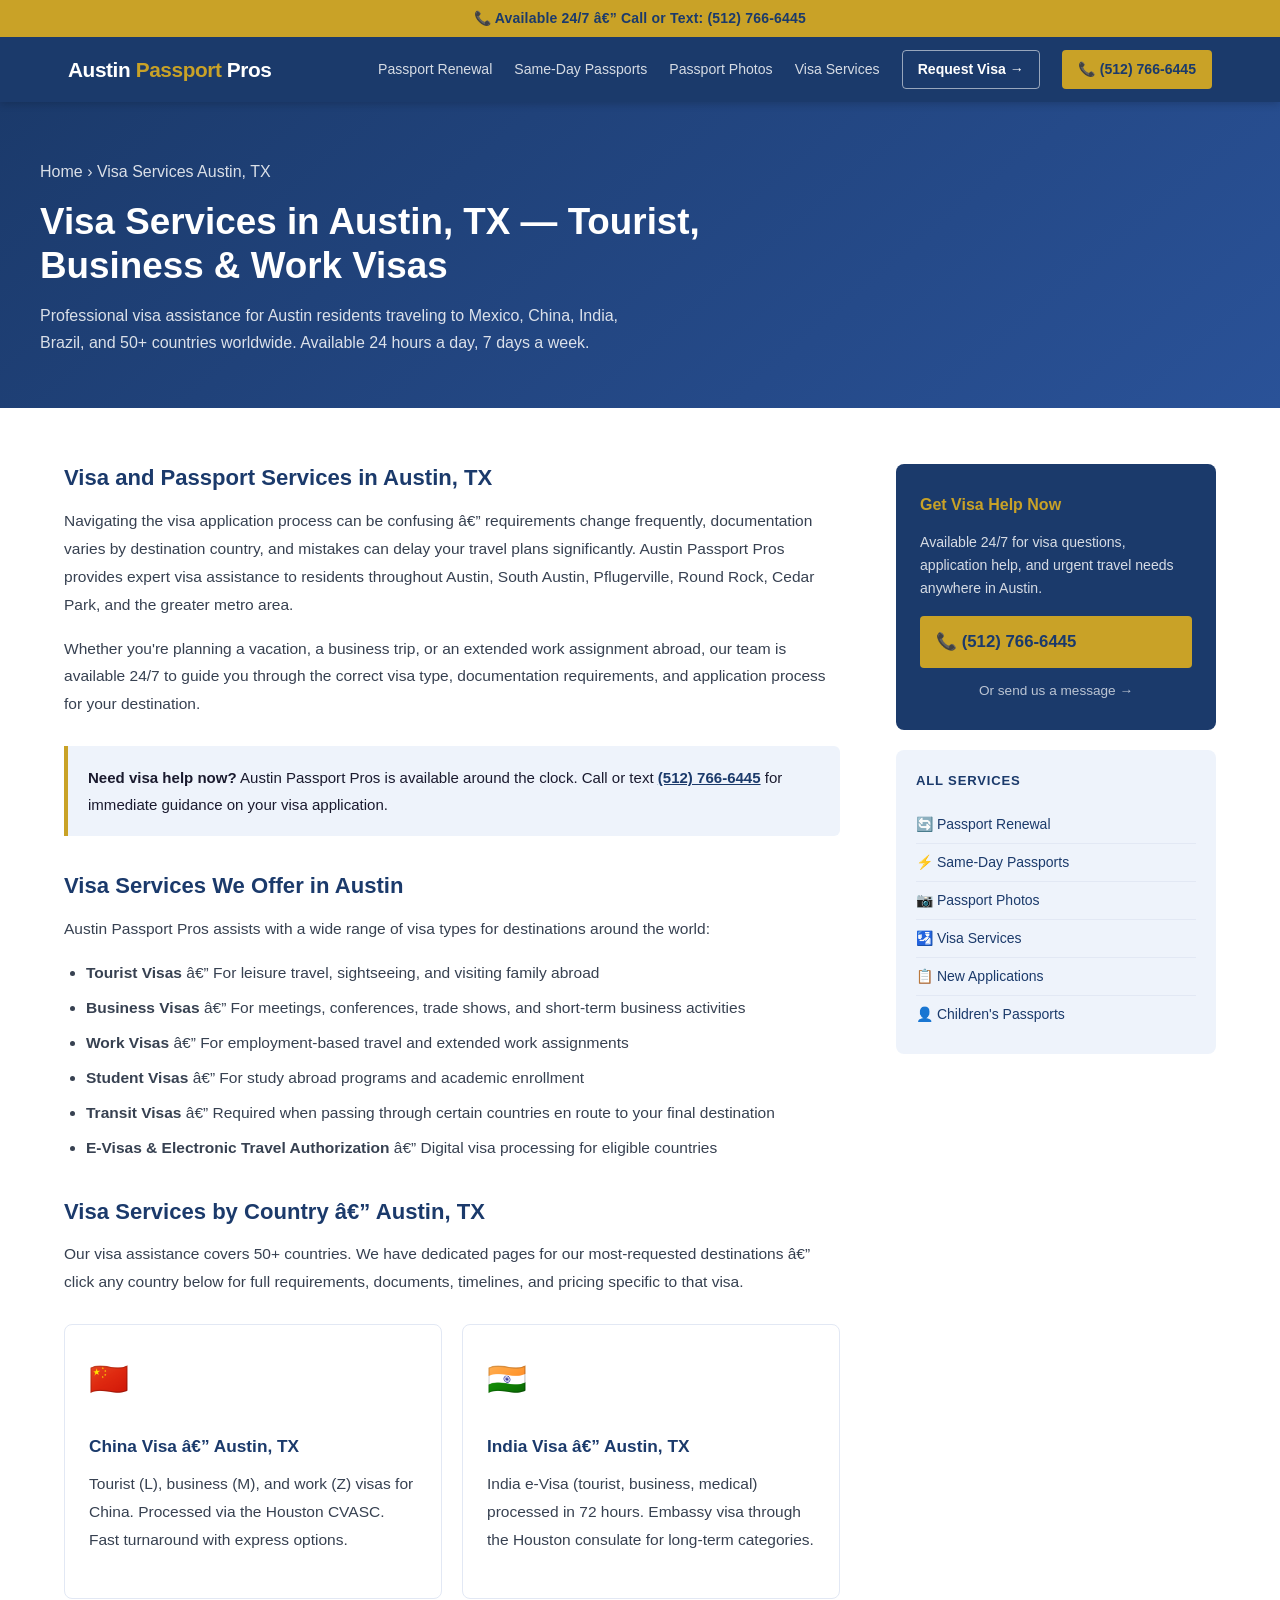
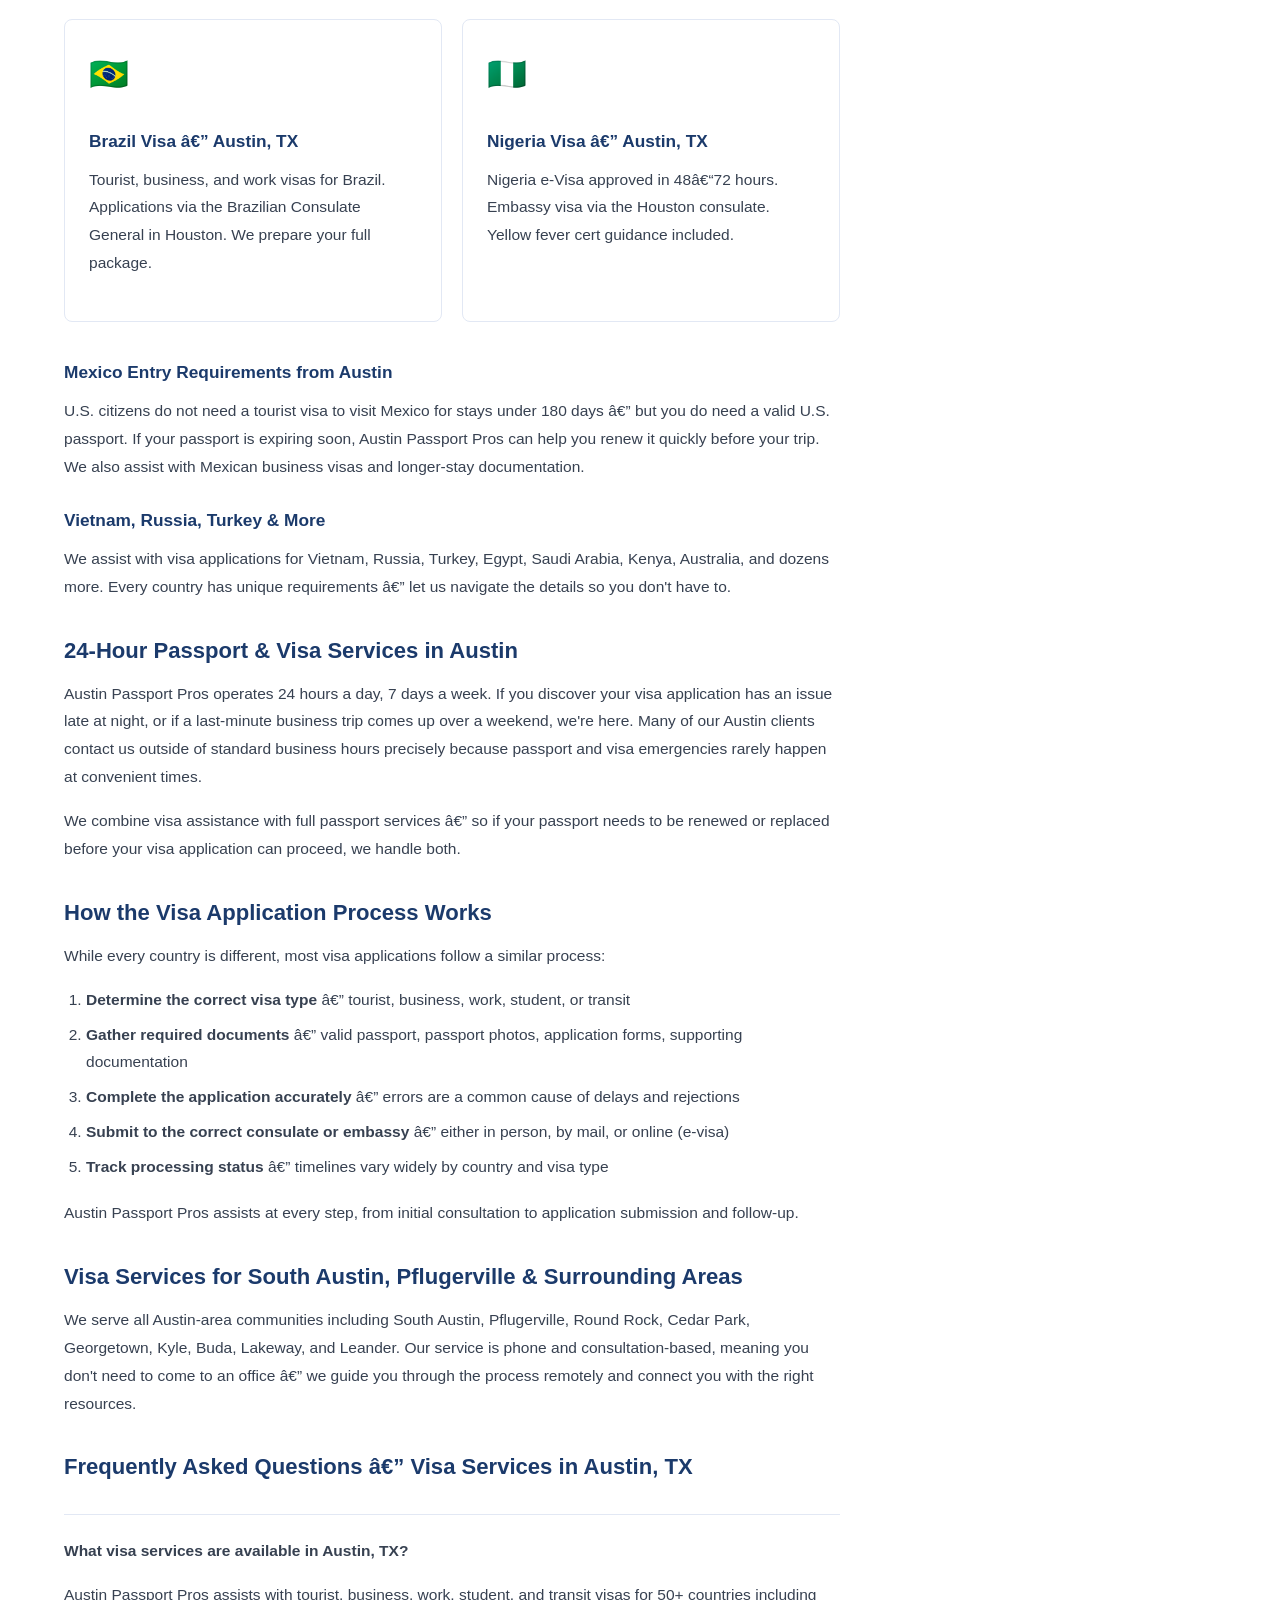
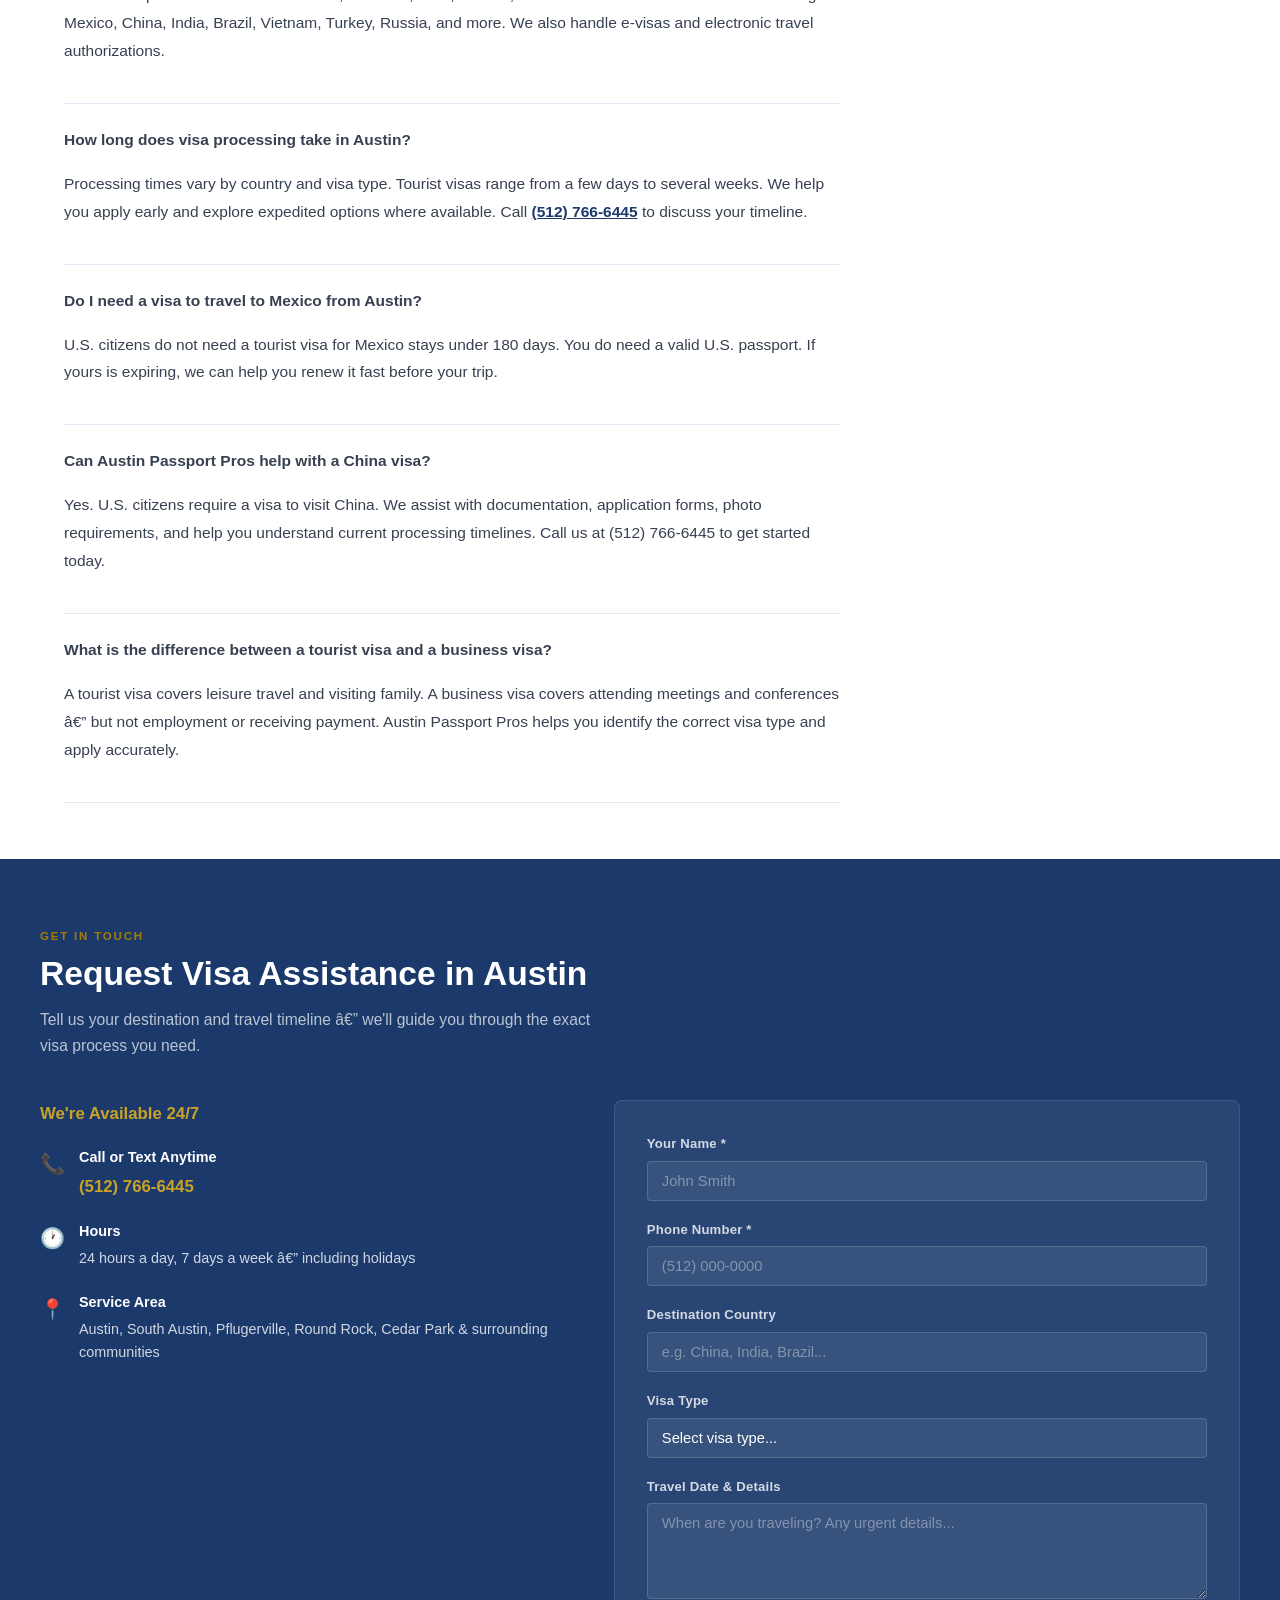
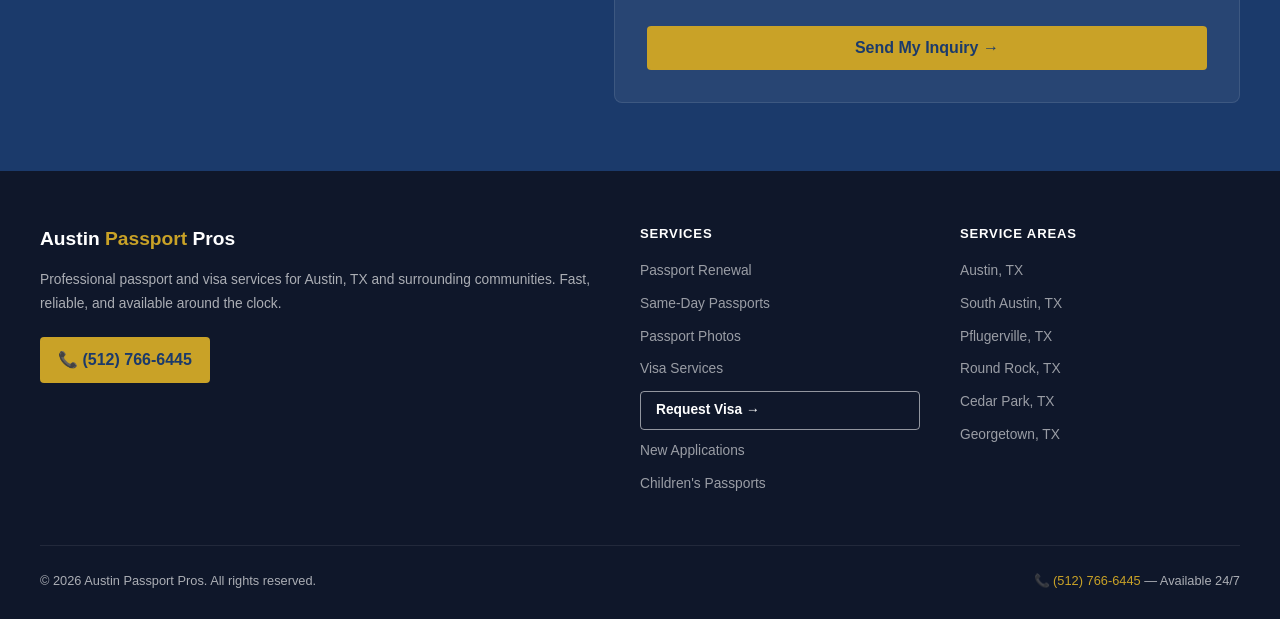
<file: visa-services-austin.html>
﻿<!DOCTYPE html>
<html lang="en">
<head>
  <meta charset="UTF-8">
  <meta name="viewport" content="width=device-width, initial-scale=1.0">
  <title>Visa Services in Austin, TX â€“ Fast Processing | Austin Passport Pros</title>
  <meta name="description" content="Need visa services in Austin, TX? Austin Passport Pros handles tourist, business &amp; work visas for Mexico, China, India, Brazil &amp; more. Available 24/7. Call (512) 766-6445.">
  <meta name="robots" content="index, follow">
  <link rel="canonical" href="https://www.austinpassportpros.com/visa-services-austin.html">
  <meta property="og:title" content="Visa Services in Austin, TX | Austin Passport Pros">
  <meta property="og:description" content="Fast visa assistance in Austin, TX for 50+ countries. Tourist, business &amp; work visas. Call (512) 766-6445.">
  <meta property="og:url" content="https://www.austinpassportpros.com/visa-services-austin.html">
  <meta property="og:type" content="article">
  <meta name="twitter:card" content="summary">
  <link rel="stylesheet" href="styles.css">
  <script type="application/ld+json">
  {
    "@context": "https://schema.org",
    "@type": "ProfessionalService",
    "name": "Austin Passport Pros",
    "telephone": "+15127666445",
    "url": "https://www.austinpassportpros.com",
    "openingHours": "Mo-Su 00:00-24:00",
    "areaServed": [
      {"@type": "City", "name": "Austin", "containedInPlace": {"@type": "State", "name": "Texas"}},
      {"@type": "City", "name": "Pflugerville", "containedInPlace": {"@type": "State", "name": "Texas"}},
      {"@type": "City", "name": "Round Rock", "containedInPlace": {"@type": "State", "name": "Texas"}}
    ]
  }
  </script>
  <script type="application/ld+json">
  {
    "@context": "https://schema.org",
    "@type": "BreadcrumbList",
    "itemListElement": [
      {"@type": "ListItem", "position": 1, "name": "Home", "item": "https://www.austinpassportpros.com/"},
      {"@type": "ListItem", "position": 2, "name": "Visa Services Austin", "item": "https://www.austinpassportpros.com/visa-services-austin.html"}
    ]
  }
  </script>
  <script type="application/ld+json">
  {
    "@context": "https://schema.org",
    "@type": "FAQPage",
    "mainEntity": [
      {
        "@type": "Question",
        "name": "What visa services are available in Austin, TX?",
        "acceptedAnswer": {
          "@type": "Answer",
          "text": "Austin Passport Pros assists with tourist visas, business visas, work visas, student visas, and e-visas for 50+ countries including Mexico, China, India, Brazil, Russia, Vietnam, and more. We also combine visa processing with passport services for a one-stop solution."
        }
      },
      {
        "@type": "Question",
        "name": "How long does visa processing take in Austin?",
        "acceptedAnswer": {
          "@type": "Answer",
          "text": "Visa processing times vary by country and visa type. Tourist visas can range from a few days to several weeks. Business and work visas may take longer. Austin Passport Pros helps you apply as early as possible and explores expedited options when available."
        }
      },
      {
        "@type": "Question",
        "name": "Do I need a visa to travel to Mexico from Austin?",
        "acceptedAnswer": {
          "@type": "Answer",
          "text": "U.S. citizens do not need a tourist visa to visit Mexico for stays under 180 days. However, you do need a valid U.S. passport. Austin Passport Pros can help with your passport and provide guidance on any entry requirements for Mexico."
        }
      },
      {
        "@type": "Question",
        "name": "Can Austin Passport Pros help with a China visa?",
        "acceptedAnswer": {
          "@type": "Answer",
          "text": "Yes. China requires a visa for U.S. citizens. Austin Passport Pros can assist with the China visa application process, required documentation, and help you understand the current processing timeline. Call (512) 766-6445 to get started."
        }
      },
      {
        "@type": "Question",
        "name": "What is the difference between a tourist visa and a business visa?",
        "acceptedAnswer": {
          "@type": "Answer",
          "text": "A tourist visa (B-2) covers leisure travel and visiting family. A business visa (B-1) covers attending meetings, conferences, and short-term business activities â€” but not working or receiving payment from a foreign employer. Austin Passport Pros helps you determine and apply for the correct visa type for your situation."
        }
      }
    ]
  }
  </script>
</head>
<body>

<header>
  <div class="header-bar">
    <a href="tel:+15127666445">&#128222; Available 24/7 â€” Call or Text: (512) 766-6445</a>
  </div>
  <div class="header-main">
    <a href="/" class="logo">Austin <span>Passport</span> Pros</a>
    <button class="hamburger" id="hamburger" aria-label="Toggle navigation">
      <span></span><span></span><span></span>
    </button>
    <nav id="nav">
      <a href="/passport-renewal-austin">Passport Renewal</a>
      <a href="/same-day-passport-austin.html">Same-Day Passports</a>
      <a href="/passport-photos-austin.html">Passport Photos</a>
      <a href="/visa-services-austin.html">Visa Services</a>
      <a href="/visa-request.html" class="nav-outline">Request Visa &#8594;</a>
      <a href="tel:+15127666445" class="nav-cta">&#128222; (512) 766-6445</a>
    </nav>
  </div>
</header>

<main>

  <div class="article-hero">
    <div class="container">
      <p class="breadcrumb"><a href="/">Home</a> &rsaquo; Visa Services Austin, TX</p>
      <h1>Visa Services in Austin, TX &mdash; Tourist, Business &amp; Work Visas</h1>
      <p>Professional visa assistance for Austin residents traveling to Mexico, China, India, Brazil, and 50+ countries worldwide. Available 24 hours a day, 7 days a week.</p>
    </div>
  </div>

  <div class="article-layout">
    <article class="article-body">

      <h2>Visa and Passport Services in Austin, TX</h2>
      <p>Navigating the visa application process can be confusing â€” requirements change frequently, documentation varies by destination country, and mistakes can delay your travel plans significantly. Austin Passport Pros provides expert visa assistance to residents throughout Austin, South Austin, Pflugerville, Round Rock, Cedar Park, and the greater metro area.</p>
      <p>Whether you're planning a vacation, a business trip, or an extended work assignment abroad, our team is available 24/7 to guide you through the correct visa type, documentation requirements, and application process for your destination.</p>

      <div class="highlight-box">
        <p><strong>Need visa help now?</strong> Austin Passport Pros is available around the clock. Call or text <a href="tel:+15127666445" style="color:var(--navy);font-weight:700;">(512) 766-6445</a> for immediate guidance on your visa application.</p>
      </div>

      <h2>Visa Services We Offer in Austin</h2>
      <p>Austin Passport Pros assists with a wide range of visa types for destinations around the world:</p>
      <ul>
        <li><strong>Tourist Visas</strong> â€” For leisure travel, sightseeing, and visiting family abroad</li>
        <li><strong>Business Visas</strong> â€” For meetings, conferences, trade shows, and short-term business activities</li>
        <li><strong>Work Visas</strong> â€” For employment-based travel and extended work assignments</li>
        <li><strong>Student Visas</strong> â€” For study abroad programs and academic enrollment</li>
        <li><strong>Transit Visas</strong> â€” Required when passing through certain countries en route to your final destination</li>
        <li><strong>E-Visas &amp; Electronic Travel Authorization</strong> â€” Digital visa processing for eligible countries</li>
      </ul>

      <h2>Visa Services by Country â€” Austin, TX</h2>
      <p>Our visa assistance covers 50+ countries. We have dedicated pages for our most-requested destinations â€” click any country below for full requirements, documents, timelines, and pricing specific to that visa.</p>

      <div class="services-grid" style="margin:28px 0 36px;">
        <a href="/china-visa-austin.html" class="service-card">
          <span class="service-icon">&#127464;&#127475;</span>
          <h3>China Visa â€” Austin, TX</h3>
          <p>Tourist (L), business (M), and work (Z) visas for China. Processed via the Houston CVASC. Fast turnaround with express options.</p>
        </a>
        <a href="/india-visa-austin.html" class="service-card">
          <span class="service-icon">&#127470;&#127475;</span>
          <h3>India Visa â€” Austin, TX</h3>
          <p>India e-Visa (tourist, business, medical) processed in 72 hours. Embassy visa through the Houston consulate for long-term categories.</p>
        </a>
        <a href="/brazil-visa-austin.html" class="service-card">
          <span class="service-icon">&#127463;&#127479;</span>
          <h3>Brazil Visa â€” Austin, TX</h3>
          <p>Tourist, business, and work visas for Brazil. Applications via the Brazilian Consulate General in Houston. We prepare your full package.</p>
        </a>
        <a href="/nigeria-visa-austin.html" class="service-card">
          <span class="service-icon">&#127475;&#127468;</span>
          <h3>Nigeria Visa â€” Austin, TX</h3>
          <p>Nigeria e-Visa approved in 48â€“72 hours. Embassy visa via the Houston consulate. Yellow fever cert guidance included.</p>
        </a>
      </div>

      <h3>Mexico Entry Requirements from Austin</h3>
      <p>U.S. citizens do not need a tourist visa to visit Mexico for stays under 180 days â€” but you do need a valid U.S. passport. If your passport is expiring soon, Austin Passport Pros can help you renew it quickly before your trip. We also assist with Mexican business visas and longer-stay documentation.</p>

      <h3>Vietnam, Russia, Turkey &amp; More</h3>
      <p>We assist with visa applications for Vietnam, Russia, Turkey, Egypt, Saudi Arabia, Kenya, Australia, and dozens more. Every country has unique requirements â€” let us navigate the details so you don't have to.</p>

      <h2>24-Hour Passport &amp; Visa Services in Austin</h2>
      <p>Austin Passport Pros operates 24 hours a day, 7 days a week. If you discover your visa application has an issue late at night, or if a last-minute business trip comes up over a weekend, we're here. Many of our Austin clients contact us outside of standard business hours precisely because passport and visa emergencies rarely happen at convenient times.</p>
      <p>We combine visa assistance with full passport services â€” so if your passport needs to be renewed or replaced before your visa application can proceed, we handle both.</p>

      <h2>How the Visa Application Process Works</h2>
      <p>While every country is different, most visa applications follow a similar process:</p>
      <ol>
        <li><strong>Determine the correct visa type</strong> â€” tourist, business, work, student, or transit</li>
        <li><strong>Gather required documents</strong> â€” valid passport, passport photos, application forms, supporting documentation</li>
        <li><strong>Complete the application accurately</strong> â€” errors are a common cause of delays and rejections</li>
        <li><strong>Submit to the correct consulate or embassy</strong> â€” either in person, by mail, or online (e-visa)</li>
        <li><strong>Track processing status</strong> â€” timelines vary widely by country and visa type</li>
      </ol>
      <p>Austin Passport Pros assists at every step, from initial consultation to application submission and follow-up.</p>

      <h2>Visa Services for South Austin, Pflugerville &amp; Surrounding Areas</h2>
      <p>We serve all Austin-area communities including South Austin, Pflugerville, Round Rock, Cedar Park, Georgetown, Kyle, Buda, Lakeway, and Leander. Our service is phone and consultation-based, meaning you don't need to come to an office â€” we guide you through the process remotely and connect you with the right resources.</p>

      <h2>Frequently Asked Questions â€” Visa Services in Austin, TX</h2>
      <div class="faq-list">
        <div class="faq-item">
          <p class="faq-q">What visa services are available in Austin, TX?</p>
          <p class="faq-a">Austin Passport Pros assists with tourist, business, work, student, and transit visas for 50+ countries including Mexico, China, India, Brazil, Vietnam, Turkey, Russia, and more. We also handle e-visas and electronic travel authorizations.</p>
        </div>
        <div class="faq-item">
          <p class="faq-q">How long does visa processing take in Austin?</p>
          <p class="faq-a">Processing times vary by country and visa type. Tourist visas range from a few days to several weeks. We help you apply early and explore expedited options where available. Call <a href="tel:+15127666445" style="color:var(--navy);font-weight:700;">(512) 766-6445</a> to discuss your timeline.</p>
        </div>
        <div class="faq-item">
          <p class="faq-q">Do I need a visa to travel to Mexico from Austin?</p>
          <p class="faq-a">U.S. citizens do not need a tourist visa for Mexico stays under 180 days. You do need a valid U.S. passport. If yours is expiring, we can help you renew it fast before your trip.</p>
        </div>
        <div class="faq-item">
          <p class="faq-q">Can Austin Passport Pros help with a China visa?</p>
          <p class="faq-a">Yes. U.S. citizens require a visa to visit China. We assist with documentation, application forms, photo requirements, and help you understand current processing timelines. Call us at (512) 766-6445 to get started today.</p>
        </div>
        <div class="faq-item">
          <p class="faq-q">What is the difference between a tourist visa and a business visa?</p>
          <p class="faq-a">A tourist visa covers leisure travel and visiting family. A business visa covers attending meetings and conferences â€” but not employment or receiving payment. Austin Passport Pros helps you identify the correct visa type and apply accurately.</p>
        </div>
      </div>

    </article>

    <aside class="article-sidebar">
      <div class="sidebar-card">
        <h3>Get Visa Help Now</h3>
        <p>Available 24/7 for visa questions, application help, and urgent travel needs anywhere in Austin.</p>
        <a href="tel:+15127666445" class="sidebar-phone">&#128222; (512) 766-6445</a>
        <a href="/#contact" class="sidebar-contact">Or send us a message &rarr;</a>
      </div>
      <div class="sidebar-links">
        <h4>All Services</h4>
        <a href="/passport-renewal-austin">&#128260; Passport Renewal</a>
        <a href="/same-day-passport-austin.html">&#9889; Same-Day Passports</a>
        <a href="/passport-photos-austin.html">&#128247; Passport Photos</a>
        <a href="/visa-services-austin.html">&#128706; Visa Services</a>
        <a href="/#contact">&#128203; New Applications</a>
        <a href="/#contact">&#128100; Children's Passports</a>
      </div>
    </aside>
  </div>

  <!-- CONTACT -->
  <section class="contact" id="contact">
    <div class="container">
      <p class="section-label">Get In Touch</p>
      <h2 class="section-title">Request Visa Assistance in Austin</h2>
      <p class="section-sub">Tell us your destination and travel timeline â€” we'll guide you through the exact visa process you need.</p>
      <div class="contact-grid">
        <div class="contact-info">
          <h3>We're Available 24/7</h3>
          <div class="contact-detail">
            <span class="icon">&#128222;</span>
            <div>
              <strong>Call or Text Anytime</strong>
              <a href="tel:+15127666445">(512) 766-6445</a>
            </div>
          </div>
          <div class="contact-detail">
            <span class="icon">&#128336;</span>
            <div>
              <strong>Hours</strong>
              <p>24 hours a day, 7 days a week â€” including holidays</p>
            </div>
          </div>
          <div class="contact-detail">
            <span class="icon">&#128205;</span>
            <div>
              <strong>Service Area</strong>
              <p>Austin, South Austin, Pflugerville, Round Rock, Cedar Park &amp; surrounding communities</p>
            </div>
          </div>
        </div>
        <div>
          <form class="contact-form" action="https://formspree.io/f/YOUR_FORM_ID" method="POST">
            <div class="form-group">
              <label for="name">Your Name *</label>
              <input type="text" id="name" name="name" placeholder="John Smith" required>
            </div>
            <div class="form-group">
              <label for="phone">Phone Number *</label>
              <input type="tel" id="phone" name="phone" placeholder="(512) 000-0000" required>
            </div>
            <div class="form-group">
              <label for="destination">Destination Country</label>
              <input type="text" id="destination" name="destination" placeholder="e.g. China, India, Brazil...">
            </div>
            <div class="form-group">
              <label for="visa-type">Visa Type</label>
              <select id="visa-type" name="visa-type">
                <option value="">Select visa type...</option>
                <option>Tourist Visa</option>
                <option>Business Visa</option>
                <option>Work Visa</option>
                <option>Student Visa</option>
                <option>Transit Visa</option>
                <option>Not Sure â€” Need Advice</option>
              </select>
            </div>
            <div class="form-group">
              <label for="message">Travel Date &amp; Details</label>
              <textarea id="message" name="message" placeholder="When are you traveling? Any urgent details..."></textarea>
            </div>
            <button type="submit" class="btn-submit">Send My Inquiry &#8594;</button>
          </form>
        </div>
      </div>
    </div>
  </section>

</main>

<footer>
  <div class="footer-grid">
    <div class="footer-brand">
      <a href="/" class="footer-logo">Austin <span>Passport</span> Pros</a>
      <p>Professional passport and visa services for Austin, TX and surrounding communities. Fast, reliable, and available around the clock.</p>
      <a href="tel:+15127666445" class="footer-phone">&#128222; (512) 766-6445</a>
    </div>
    <div class="footer-col">
      <h4>Services</h4>
      <a href="/passport-renewal-austin">Passport Renewal</a>
      <a href="/same-day-passport-austin.html">Same-Day Passports</a>
      <a href="/passport-photos-austin.html">Passport Photos</a>
      <a href="/visa-services-austin.html">Visa Services</a>
      <a href="/visa-request.html" class="nav-outline">Request Visa &#8594;</a>
      <a href="/#contact">New Applications</a>
      <a href="/#contact">Children's Passports</a>
    </div>
    <div class="footer-col">
      <h4>Service Areas</h4>
      <a href="/">Austin, TX</a>
      <a href="/">South Austin, TX</a>
      <a href="/">Pflugerville, TX</a>
      <a href="/">Round Rock, TX</a>
      <a href="/">Cedar Park, TX</a>
      <a href="/">Georgetown, TX</a>
    </div>
  </div>
  <div class="footer-bottom">
    <p>&copy; 2026 Austin Passport Pros. All rights reserved.</p>
    <p>&#128222; <a href="tel:+15127666445">(512) 766-6445</a> &mdash; Available 24/7</p>
  </div>
</footer>

<script>
  document.getElementById('hamburger').addEventListener('click', function() {
    document.getElementById('nav').classList.toggle('open');
  });
</script>
</body>
</html>
</file>
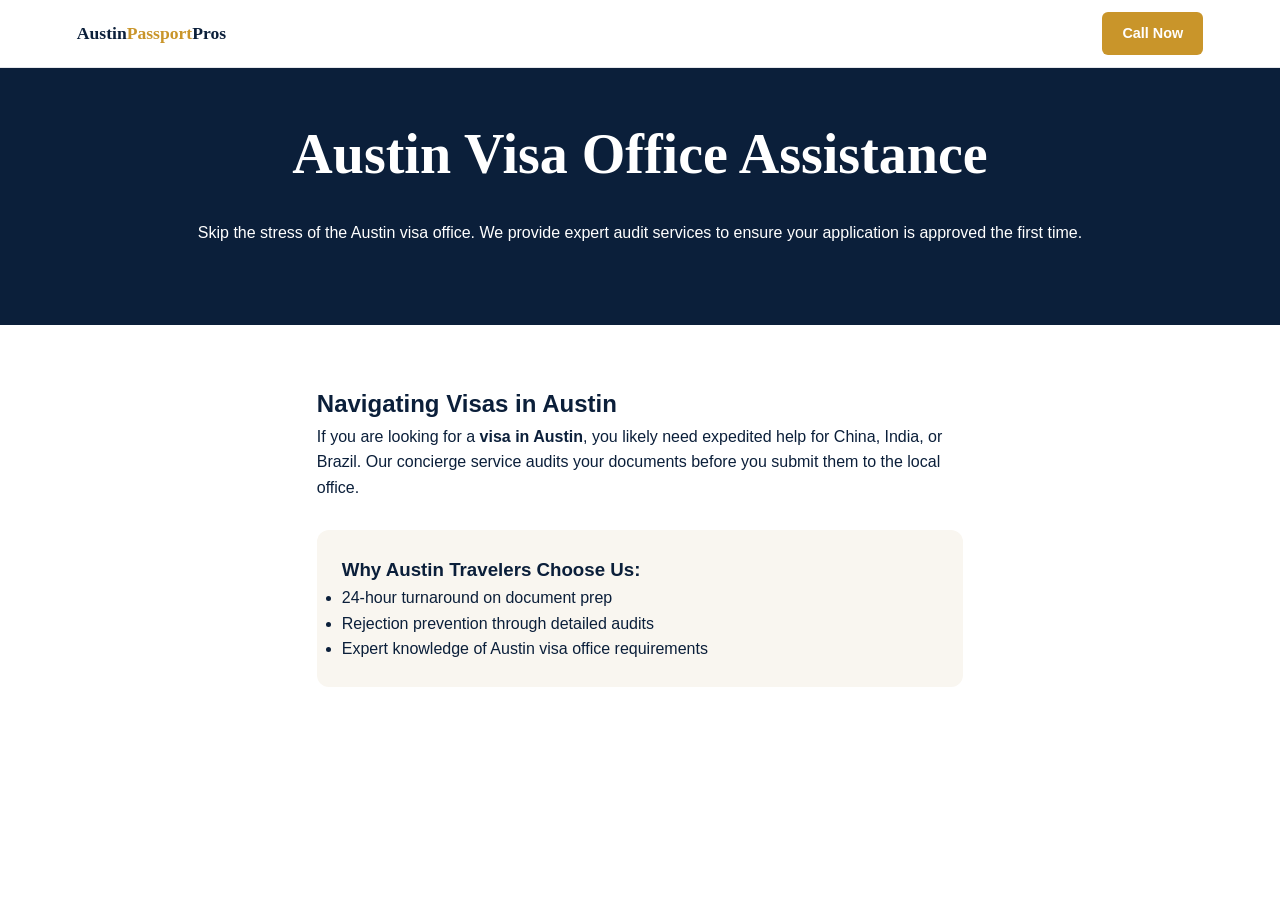
<file: blog/visa-austin-office.html>
<!DOCTYPE html>
<html lang="en">
<head>
    <meta charset="UTF-8">
    <meta name="viewport" content="width=device-width, initial-scale=1.0">
    <title>Austin Visa Office Guide | Expert Preparation Services</title>
    <link rel="stylesheet" href="/css/style.css">
</head>
<body>
    <nav>
        <a href="/" class="nav-logo-text" style="text-decoration:none;">Austin<span>Passport</span>Pros</a>
        <a href="tel:5127666445" class="cta-call">Call Now</a>
    </nav>

    <header class="hero">
        <h1>Austin Visa Office Assistance</h1>
        <p>Skip the stress of the Austin visa office. We provide expert audit services to ensure your application is approved the first time.</p>
    </header>

    <article style="padding: 60px 6%; max-width: 800px; margin: 0 auto;">
        <h2>Navigating Visas in Austin</h2>
        <p>If you are looking for a <strong>visa in Austin</strong>, you likely need expedited help for China, India, or Brazil. Our concierge service audits your documents before you submit them to the local office.</p>
        <div style="background:var(--cream); padding:25px; border-radius:12px; margin-top:30px;">
            <h3>Why Austin Travelers Choose Us:</h3>
            <ul>
                <li>24-hour turnaround on document prep</li>
                <li>Rejection prevention through detailed audits</li>
                <li>Expert knowledge of Austin visa office requirements</li>
            </ul>
        </div>
    </article>

    <a href="tel:5127666445" class="float-call">📞</a>
</body>
</html>
</file>
<file: styles.css>
:root {
  --navy: #1B3A6B;
  --gold: #C9A227;
  --gold-dark: #a67c00;
  --light: #EEF3FB;
  --dark: #1a1a2e;
  --gray: #4b5563;
  --border: #e2e8f4;
  --white: #ffffff;
  --shadow: 0 2px 12px rgba(27,58,107,0.10);
}

*, *::before, *::after { box-sizing: border-box; margin: 0; padding: 0; }

html { font-size: 16px; scroll-behavior: smooth; }

body {
  font-family: -apple-system, BlinkMacSystemFont, 'Segoe UI', Roboto, Oxygen, sans-serif;
  color: var(--dark);
  line-height: 1.65;
  background: var(--white);
}

/* ─── HEADER ─── */
header {
  position: sticky;
  top: 0;
  z-index: 1000;
  background: var(--navy);
  box-shadow: 0 2px 8px rgba(0,0,0,0.18);
}

.header-bar {
  background: var(--gold);
  text-align: center;
  padding: 7px 16px;
  font-size: 0.875rem;
  font-weight: 700;
}

.header-bar a {
  color: var(--navy);
  text-decoration: none;
  letter-spacing: 0.2px;
}

.header-bar a:hover { text-decoration: underline; }

.header-main {
  display: flex;
  align-items: center;
  justify-content: space-between;
  padding: 13px 28px;
  max-width: 1200px;
  margin: 0 auto;
  position: relative;
}

.logo {
  color: var(--white);
  text-decoration: none;
  font-size: 1.3rem;
  font-weight: 800;
  letter-spacing: -0.4px;
  white-space: nowrap;
}

.logo span { color: var(--gold); }

nav {
  display: flex;
  align-items: center;
  gap: 22px;
}

nav a {
  color: rgba(255,255,255,0.82);
  text-decoration: none;
  font-size: 0.88rem;
  font-weight: 500;
  transition: color 0.2s;
  white-space: nowrap;
}

nav a:hover { color: var(--gold); }

.nav-cta {
  background: var(--gold);
  color: var(--navy) !important;
  padding: 8px 16px;
  border-radius: 4px;
  font-weight: 700 !important;
}

.nav-cta:hover { background: #d4a820 !important; color: var(--navy) !important; }

.nav-outline {
  border: 1.5px solid rgba(255,255,255,0.55) !important;
  color: var(--white) !important;
  padding: 7px 15px;
  border-radius: 4px;
  font-weight: 600 !important;
  transition: border-color 0.2s, background 0.2s !important;
}

.nav-outline:hover {
  border-color: var(--white) !important;
  background: rgba(255,255,255,0.08) !important;
  color: var(--white) !important;
}

.hamburger {
  display: none;
  flex-direction: column;
  gap: 5px;
  background: none;
  border: none;
  cursor: pointer;
  padding: 4px;
}

.hamburger span {
  display: block;
  width: 24px;
  height: 2px;
  background: var(--white);
  border-radius: 2px;
  transition: 0.2s;
}

/* ─── HERO ─── */
.hero {
  background: linear-gradient(140deg, #1B3A6B 0%, #2a5298 60%, #1e4080 100%);
  color: var(--white);
  padding: 88px 24px 80px;
  text-align: center;
}

.hero h1 {
  font-size: clamp(1.8rem, 4.5vw, 2.8rem);
  font-weight: 800;
  line-height: 1.18;
  margin-bottom: 18px;
  max-width: 820px;
  margin-left: auto;
  margin-right: auto;
}

.hero p {
  font-size: 1.08rem;
  opacity: 0.88;
  max-width: 620px;
  margin: 0 auto 36px;
}

.btn-group {
  display: flex;
  gap: 12px;
  justify-content: center;
  flex-wrap: wrap;
}

.btn-primary {
  background: var(--gold);
  color: var(--navy);
  text-decoration: none;
  padding: 14px 28px;
  border-radius: 4px;
  font-weight: 700;
  font-size: 1rem;
  display: inline-flex;
  align-items: center;
  gap: 8px;
  transition: background 0.2s, transform 0.15s;
}

.btn-primary:hover { background: #d4a820; transform: translateY(-1px); }

.btn-secondary {
  background: transparent;
  color: var(--white);
  text-decoration: none;
  padding: 14px 28px;
  border-radius: 4px;
  font-weight: 600;
  font-size: 1rem;
  border: 2px solid rgba(255,255,255,0.55);
  transition: border-color 0.2s;
}

.btn-secondary:hover { border-color: var(--white); }

/* ─── LAYOUT ─── */
section { padding: 68px 24px; }

.container { max-width: 1200px; margin: 0 auto; }

.section-label {
  text-transform: uppercase;
  font-size: 0.72rem;
  font-weight: 700;
  letter-spacing: 1.8px;
  color: var(--gold-dark);
  margin-bottom: 8px;
}

.section-title {
  font-size: clamp(1.5rem, 3vw, 2.1rem);
  font-weight: 800;
  margin-bottom: 12px;
  color: var(--navy);
  line-height: 1.22;
}

.section-sub {
  font-size: 0.98rem;
  color: var(--gray);
  max-width: 580px;
  margin-bottom: 40px;
  line-height: 1.7;
}

/* ─── SERVICE CARDS ─── */
.services-grid {
  display: grid;
  grid-template-columns: repeat(auto-fit, minmax(258px, 1fr));
  gap: 20px;
}

.service-card {
  background: var(--white);
  border: 1px solid var(--border);
  border-radius: 8px;
  padding: 28px 24px;
  text-decoration: none;
  color: inherit;
  display: block;
  transition: box-shadow 0.2s, transform 0.2s;
}

.service-card:hover {
  box-shadow: 0 8px 28px rgba(27,58,107,0.13);
  transform: translateY(-3px);
}

.service-icon { font-size: 2rem; margin-bottom: 14px; display: block; }

.service-card h3 {
  font-size: 1rem;
  font-weight: 700;
  color: var(--navy);
  margin-bottom: 8px;
}

.service-card p { font-size: 0.88rem; color: var(--gray); line-height: 1.6; }

/* ─── WHY US ─── */
.bg-light { background: var(--light); }

.why-grid {
  display: grid;
  grid-template-columns: repeat(auto-fit, minmax(200px, 1fr));
  gap: 28px;
  margin-top: 40px;
}

.why-item { text-align: center; }

.why-icon {
  width: 58px;
  height: 58px;
  background: var(--navy);
  border-radius: 50%;
  display: flex;
  align-items: center;
  justify-content: center;
  margin: 0 auto 16px;
  font-size: 1.5rem;
}

.why-item h3 { font-size: 1rem; font-weight: 700; margin-bottom: 8px; color: var(--navy); }
.why-item p { font-size: 0.875rem; color: var(--gray); line-height: 1.6; }

/* ─── AREAS ─── */
.areas-list {
  display: flex;
  flex-wrap: wrap;
  gap: 10px;
  margin-top: 24px;
}

.area-tag {
  background: var(--light);
  border: 1px solid #c4d4ef;
  color: var(--navy);
  padding: 6px 15px;
  border-radius: 100px;
  font-size: 0.85rem;
  font-weight: 500;
}

/* ─── FAQ ─── */
.faq-list { margin-top: 32px; }

.faq-item {
  border-bottom: 1px solid var(--border);
  padding: 22px 0;
}

.faq-item:first-child { border-top: 1px solid var(--border); }

.faq-q {
  font-weight: 700;
  font-size: 0.98rem;
  color: var(--navy);
  margin-bottom: 10px;
}

.faq-a {
  font-size: 0.93rem;
  color: var(--gray);
  line-height: 1.75;
}

/* ─── CONTACT ─── */
.contact { background: var(--navy); color: var(--white); }

.contact .section-title { color: var(--white); }
.contact .section-sub { color: rgba(255,255,255,0.7); }

.contact-grid {
  display: grid;
  grid-template-columns: 1fr 1.2fr;
  gap: 52px;
  margin-top: 40px;
}

.contact-info h3 {
  font-size: 1.05rem;
  font-weight: 700;
  margin-bottom: 18px;
  color: var(--gold);
}

.contact-detail {
  display: flex;
  gap: 14px;
  align-items: flex-start;
  margin-bottom: 20px;
}

.contact-detail .icon { font-size: 1.25rem; flex-shrink: 0; margin-top: 2px; }

.contact-detail strong { display: block; font-size: 0.9rem; margin-bottom: 3px; }

.contact-detail p { font-size: 0.9rem; opacity: 0.8; }

.contact-detail a { color: var(--gold); text-decoration: none; font-weight: 700; font-size: 1.05rem; }

.contact-form {
  background: rgba(255,255,255,0.06);
  border: 1px solid rgba(255,255,255,0.1);
  border-radius: 8px;
  padding: 32px;
}

.form-group { margin-bottom: 18px; }

.form-group label {
  display: block;
  font-size: 0.82rem;
  font-weight: 600;
  margin-bottom: 6px;
  opacity: 0.8;
  letter-spacing: 0.2px;
}

.form-group input,
.form-group select,
.form-group textarea {
  width: 100%;
  padding: 11px 14px;
  border: 1px solid rgba(255,255,255,0.15);
  border-radius: 4px;
  background: rgba(255,255,255,0.07);
  color: var(--white);
  font-family: inherit;
  font-size: 0.92rem;
  outline: none;
  transition: border-color 0.2s;
  -webkit-appearance: none;
}

.form-group input::placeholder,
.form-group textarea::placeholder { color: rgba(255,255,255,0.38); }

.form-group input:focus,
.form-group select:focus,
.form-group textarea:focus { border-color: var(--gold); }

.form-group select option { background: #1B3A6B; color: #fff; }

.form-group textarea { resize: vertical; min-height: 96px; }

.btn-submit {
  width: 100%;
  background: var(--gold);
  color: var(--navy);
  border: none;
  padding: 13px;
  border-radius: 4px;
  font-size: 1rem;
  font-weight: 700;
  cursor: pointer;
  font-family: inherit;
  transition: background 0.2s;
}

.btn-submit:hover { background: #d4a820; }

/* ─── FOOTER ─── */
footer {
  background: #0f172a;
  color: rgba(255,255,255,0.65);
  padding: 52px 24px 28px;
}

.footer-grid {
  display: grid;
  grid-template-columns: 2fr 1fr 1fr;
  gap: 40px;
  max-width: 1200px;
  margin: 0 auto 40px;
}

.footer-logo {
  color: var(--white);
  text-decoration: none;
  font-size: 1.2rem;
  font-weight: 800;
  display: block;
  margin-bottom: 14px;
}

.footer-logo span { color: var(--gold); }

.footer-brand p { font-size: 0.86rem; line-height: 1.75; margin-bottom: 20px; }

.footer-phone {
  display: inline-flex;
  align-items: center;
  gap: 8px;
  background: var(--gold);
  color: var(--navy);
  text-decoration: none;
  padding: 10px 18px;
  border-radius: 4px;
  font-weight: 700;
  font-size: 1rem;
}

.footer-col h4 {
  color: var(--white);
  font-size: 0.82rem;
  font-weight: 700;
  margin-bottom: 16px;
  text-transform: uppercase;
  letter-spacing: 0.8px;
}

.footer-col a {
  display: block;
  color: rgba(255,255,255,0.58);
  text-decoration: none;
  font-size: 0.86rem;
  margin-bottom: 10px;
  transition: color 0.2s;
}

.footer-col a:hover { color: var(--gold); }

.footer-bottom {
  border-top: 1px solid rgba(255,255,255,0.08);
  padding-top: 24px;
  max-width: 1200px;
  margin: 0 auto;
  display: flex;
  justify-content: space-between;
  align-items: center;
  flex-wrap: wrap;
  gap: 12px;
  font-size: 0.8rem;
}

.footer-bottom a { color: var(--gold); text-decoration: none; }

/* ─── ARTICLE PAGES ─── */
.article-hero {
  background: linear-gradient(140deg, #1B3A6B 0%, #2a5298 100%);
  color: var(--white);
  padding: 56px 24px 52px;
}

.breadcrumb {
  font-size: 0.78rem;
  opacity: 0.58;
  margin-bottom: 14px;
}

.breadcrumb a { color: inherit; text-decoration: none; }
.breadcrumb a:hover { opacity: 1; text-decoration: underline; }

.article-hero h1 {
  font-size: clamp(1.55rem, 3.8vw, 2.3rem);
  font-weight: 800;
  max-width: 800px;
  margin-bottom: 14px;
  line-height: 1.2;
}

.article-hero p { font-size: 1rem; opacity: 0.84; max-width: 620px; line-height: 1.7; }

.article-layout {
  max-width: 1200px;
  margin: 0 auto;
  padding: 56px 24px;
  display: grid;
  grid-template-columns: 1fr 320px;
  gap: 56px;
  align-items: start;
}

.article-body h2 {
  font-size: 1.38rem;
  font-weight: 700;
  color: var(--navy);
  margin: 36px 0 14px;
  line-height: 1.3;
}

.article-body h2:first-child { margin-top: 0; }

.article-body h3 {
  font-size: 1.08rem;
  font-weight: 700;
  color: var(--navy);
  margin: 26px 0 10px;
}

.article-body p { margin-bottom: 16px; color: #374151; line-height: 1.8; font-size: 0.97rem; }

.article-body ul, .article-body ol {
  margin: 0 0 18px 22px;
  color: #374151;
  line-height: 1.8;
  font-size: 0.97rem;
}

.article-body li { margin-bottom: 7px; }

.highlight-box {
  background: var(--light);
  border-left: 4px solid var(--gold);
  padding: 18px 20px;
  border-radius: 0 6px 6px 0;
  margin: 28px 0;
}

.highlight-box p { margin: 0; font-size: 0.94rem; color: var(--dark); }

/* Sticky sidebar */
.article-sidebar { position: sticky; top: 100px; }

.sidebar-card {
  background: var(--navy);
  color: var(--white);
  border-radius: 8px;
  padding: 28px 24px;
  margin-bottom: 20px;
}

.sidebar-card h3 { font-size: 1rem; font-weight: 700; margin-bottom: 12px; color: var(--gold); }

.sidebar-card p { font-size: 0.88rem; opacity: 0.82; margin-bottom: 16px; line-height: 1.65; }

.sidebar-phone {
  display: flex;
  align-items: center;
  gap: 10px;
  background: var(--gold);
  color: var(--navy);
  text-decoration: none;
  padding: 12px 16px;
  border-radius: 4px;
  font-weight: 700;
  font-size: 1.05rem;
  margin-bottom: 12px;
}

.sidebar-contact {
  display: block;
  text-align: center;
  color: rgba(255,255,255,0.7);
  text-decoration: none;
  font-size: 0.85rem;
  margin-top: 10px;
}

.sidebar-contact:hover { color: var(--gold); }

.sidebar-links { background: var(--light); border-radius: 8px; padding: 20px; }

.sidebar-links h4 { font-size: 0.82rem; font-weight: 700; color: var(--navy); text-transform: uppercase; letter-spacing: 0.8px; margin-bottom: 14px; }

.sidebar-links a {
  display: block;
  color: var(--navy);
  text-decoration: none;
  font-size: 0.875rem;
  padding: 7px 0;
  border-bottom: 1px solid var(--border);
  transition: color 0.2s;
}

.sidebar-links a:last-child { border-bottom: none; }
.sidebar-links a:hover { color: var(--gold-dark); }

/* ─── RESPONSIVE ─── */
@media (max-width: 900px) {
  .article-layout { grid-template-columns: 1fr; gap: 40px; }
  .article-sidebar { position: static; }
}

@media (max-width: 768px) {
  nav { display: none; }

  nav.open {
    display: flex;
    flex-direction: column;
    position: absolute;
    top: 100%;
    left: 0;
    right: 0;
    background: var(--navy);
    padding: 16px 24px 24px;
    gap: 18px;
    border-top: 1px solid rgba(255,255,255,0.1);
    box-shadow: 0 8px 16px rgba(0,0,0,0.2);
  }

  .hamburger { display: flex; }
  section { padding: 52px 20px; }
  .hero { padding: 64px 20px 60px; }
  .contact-grid { grid-template-columns: 1fr; gap: 36px; }
  .footer-grid { grid-template-columns: 1fr; gap: 28px; }
}

@media (max-width: 480px) {
  .services-grid { grid-template-columns: 1fr; }
  .why-grid { grid-template-columns: 1fr 1fr; }
  .contact-form { padding: 24px 18px; }
  .article-layout { padding: 36px 18px; }
}
</file>
<file: css/style.css>
:root {
  --navy: #0B1F3A;
  --gold: #C9952A;
  --gold-light: #E8B04A;
  --cream: #F9F6F0;
  --white: #FFFFFF;
  --gray: #6B7280;
  --border: #E5E7EB;
}

* { box-sizing: border-box; margin: 0; padding: 0; }
body { font-family: 'DM Sans', sans-serif; color: var(--navy); line-height: 1.6; overflow-x: hidden; }

/* Nav */
nav { position: fixed; top: 0; width: 100%; z-index: 1000; background: var(--white); border-bottom: 1px solid var(--border); display: flex; align-items: center; justify-content: space-between; padding: 0 6%; height: 68px; }
nav.scrolled { box-shadow: 0 2px 20px rgba(11,31,58,0.1); }
.nav-logo-text { font-family: 'Playfair Display', serif; font-weight: 700; font-size: 1.1rem; color: var(--navy); }
.nav-logo-text span { color: var(--gold); }
.cta-call { background: var(--gold); color: var(--white); text-decoration: none; padding: 10px 20px; border-radius: 6px; font-weight: 600; font-size: 0.9rem; }

/* Hero */
.hero { padding: 110px 6% 80px; background: var(--navy); color: white; text-align: center; }
.hero-badge { display: inline-block; background: rgba(201,149,42,0.15); color: var(--gold-light); padding: 6px 14px; border-radius: 20px; font-size: 0.8rem; margin-bottom: 24px; text-transform: uppercase; }
h1 { font-family: 'Playfair Display', serif; font-size: clamp(2.2rem, 5vw, 3.5rem); margin-bottom: 20px; }
h1 em { color: var(--gold); font-style: normal; }
.hero-sub { color: rgba(255,255,255,0.75); margin-bottom: 36px; }
.btn-primary { background: var(--gold); color: white; padding: 16px 28px; border-radius: 8px; font-weight: 700; text-decoration: none; display: inline-block; }

/* Stats & Grid */
.stats-bar { background: var(--cream); padding: 28px 6%; display: grid; grid-template-columns: repeat(auto-fit, minmax(140px, 1fr)); gap: 20px; text-align: center; }
.stat-val { font-family: 'Playfair Display', serif; font-size: 2rem; font-weight: 900; }
.stat-val span { color: var(--gold); }
.services { padding: 80px 6%; }
.services-grid { display: grid; grid-template-columns: repeat(auto-fit, minmax(260px, 1fr)); gap: 20px; }
.service-card { border: 1px solid var(--border); padding: 28px; border-radius: 12px; }
.service-tag { color: var(--gold); background: rgba(201,149,42,0.08); padding: 3px 10px; border-radius: 20px; font-size: 0.75rem; }

/* Mobile Float */
.float-call { position: fixed; bottom: 24px; right: 24px; background: var(--gold); color: white; width: 60px; height: 60px; border-radius: 50%; display: none; align-items: center; justify-content: center; text-decoration: none; font-size: 1.5rem; box-shadow: 0 4px 20px rgba(201,149,42,0.5); }
@media (max-width: 640px) { .float-call { display: flex; } }
</file>
